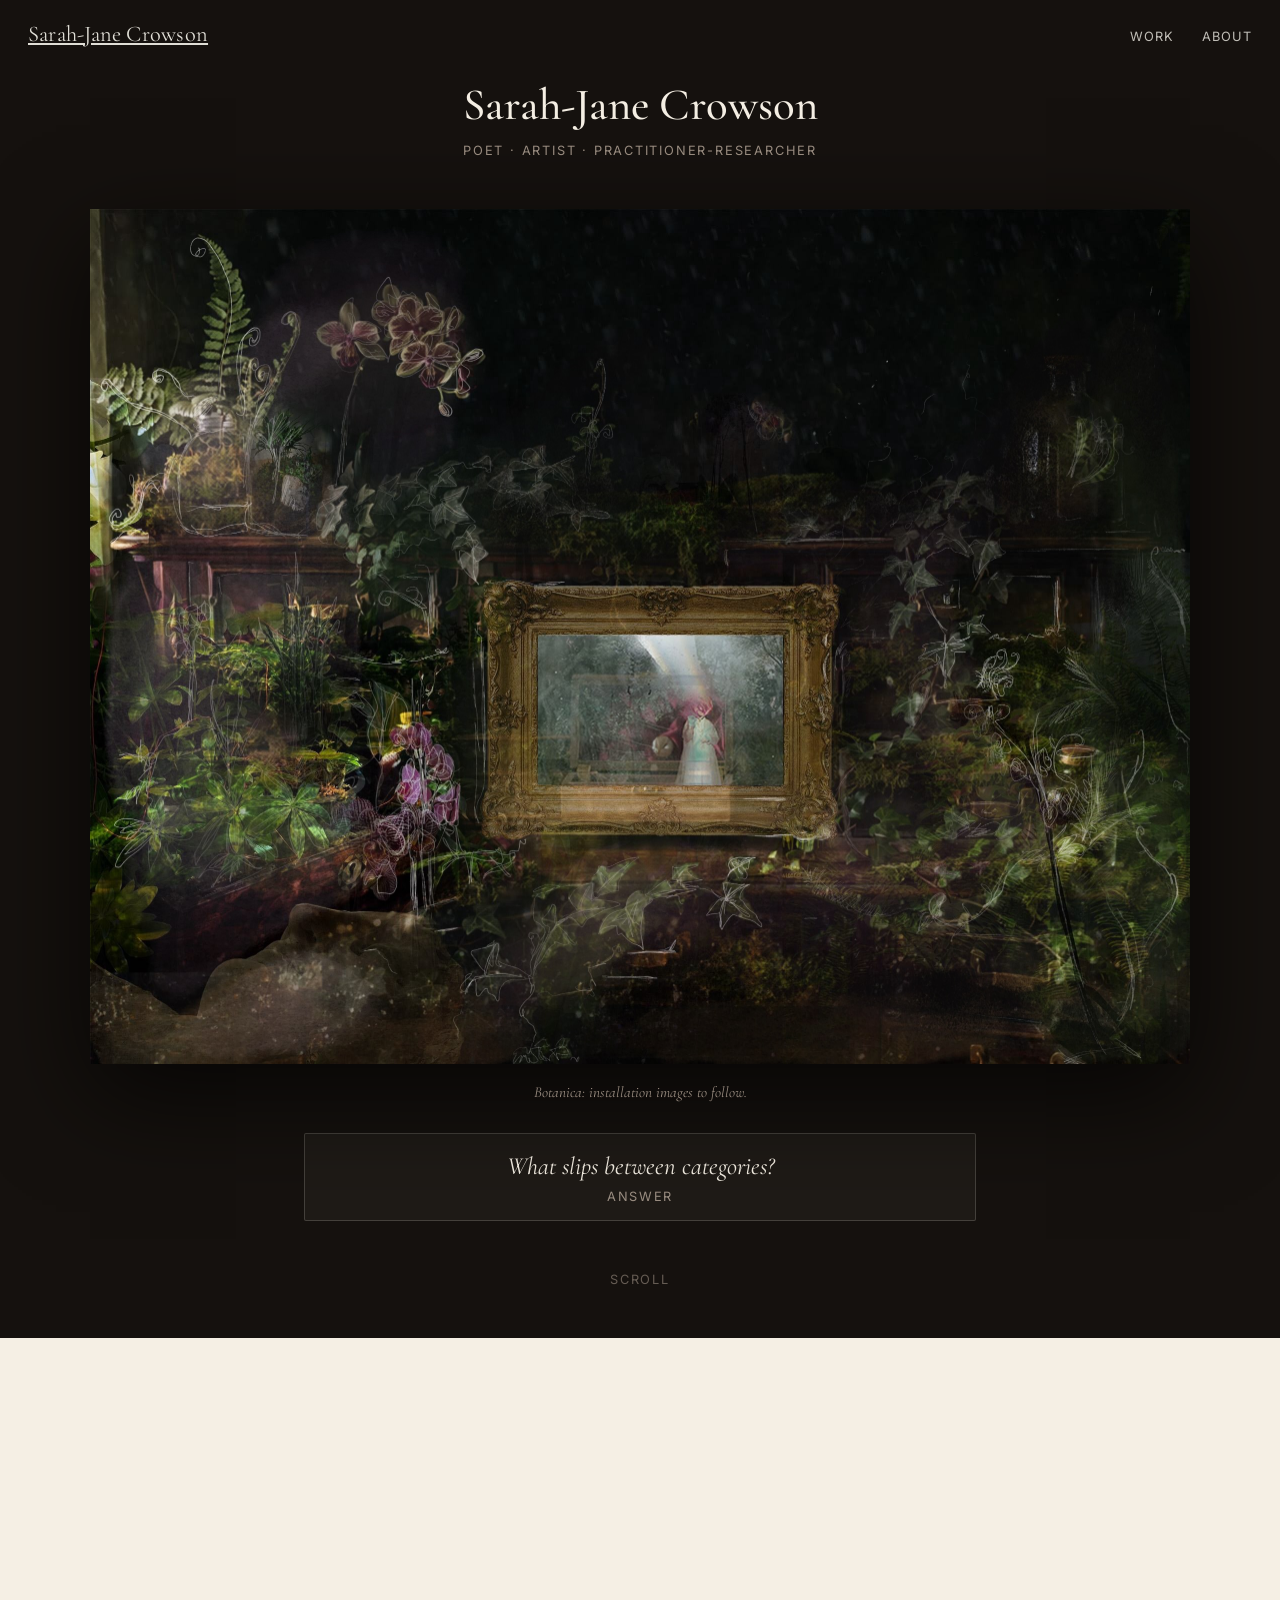
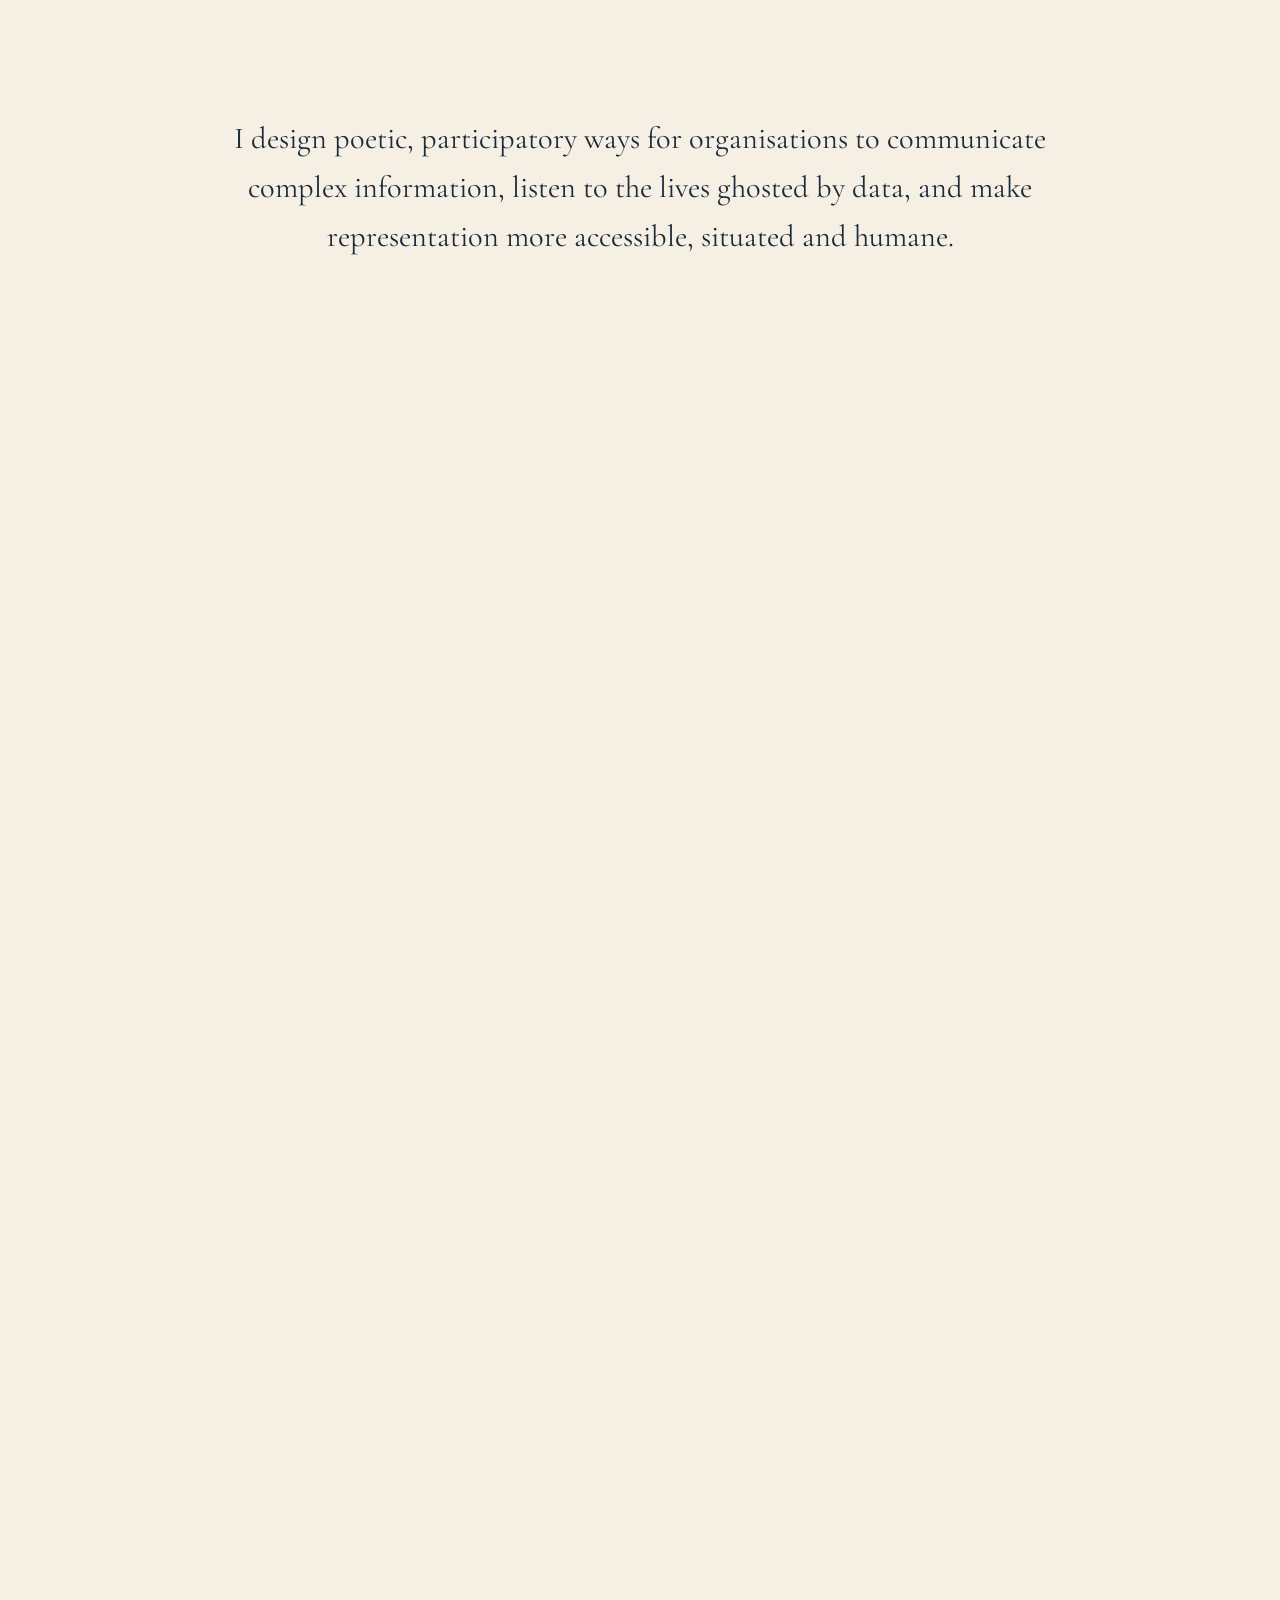
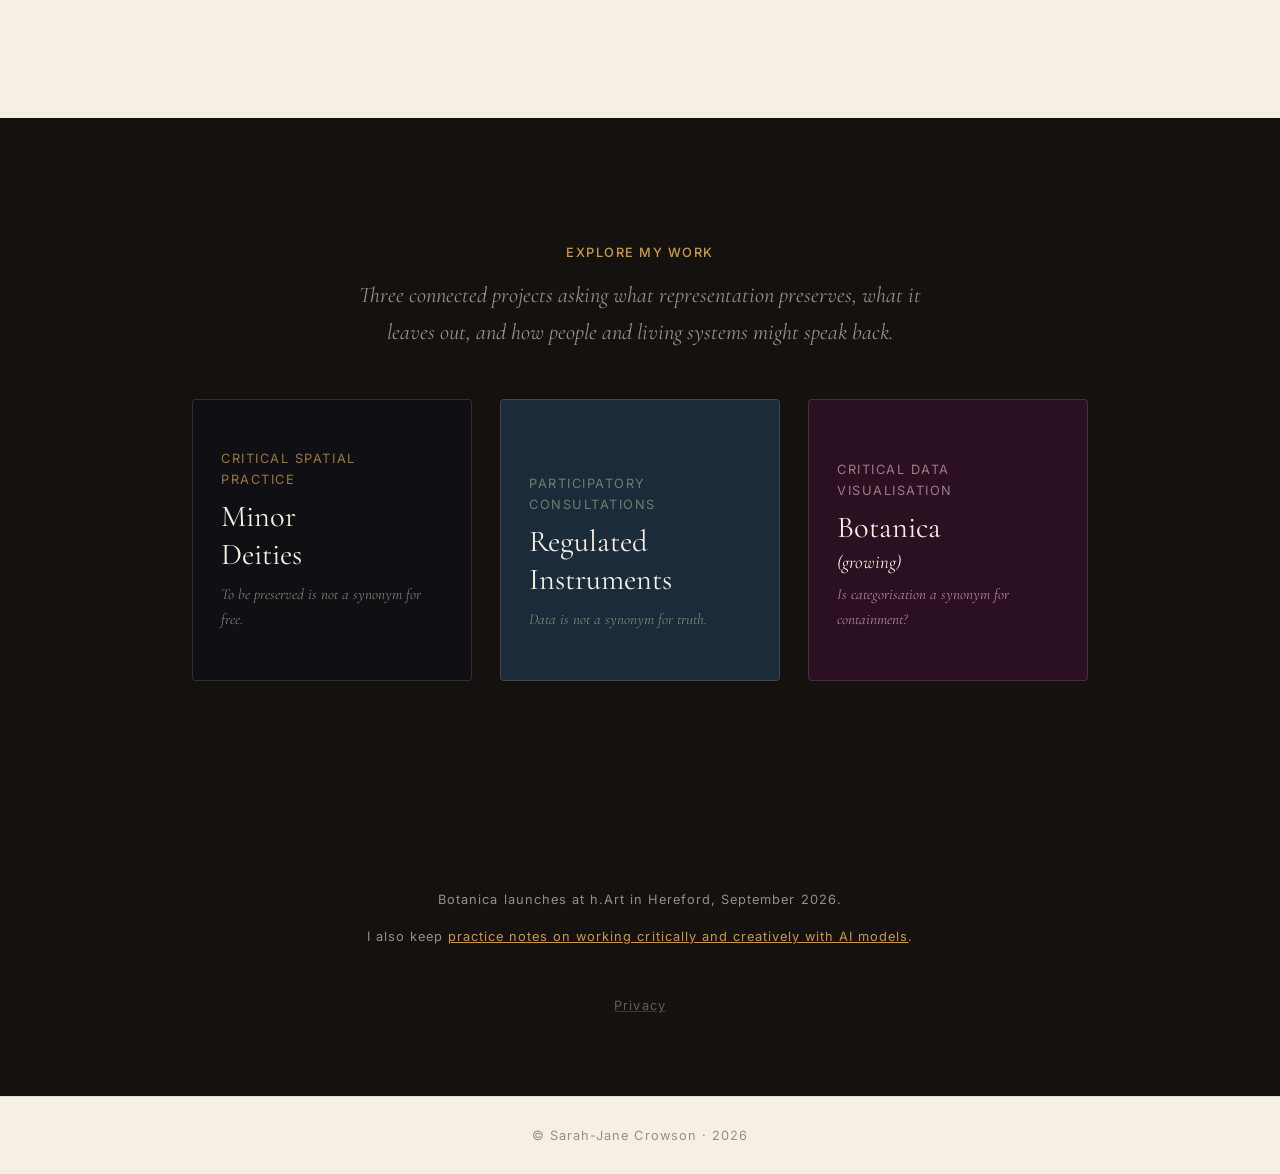
<file: index.html>
<!DOCTYPE html>
<html lang="en">
<head>
<meta charset="UTF-8">
<meta name="viewport" content="width=device-width, initial-scale=1.0">

  <!-- ===== Machine-readable layer. Human layer stays untouched. =====
     MIGRATED 2026-08-04: the four absolute URLs below (canonical, og:url,
     og:image, JSON-LD url) moved from https://sjfc.github.io/sjc-portfolio/
     to the custom domain. ===== -->

<meta name="description" content="Sarah-Jane Crowson — poet, artist and practitioner-researcher. Data humanism, participatory consultation, information design and poetic practice for cultural institutions, public-sector organisations and research bodies.">
<link rel="canonical" href="https://sarahjanecrowson.art/">

<!-- Open Graph: how the site appears when shared -->
<meta property="og:type" content="website">
<meta property="og:title" content="Sarah-Jane Crowson — poet, artist, practitioner-researcher">
<meta property="og:description" content="Data humanism, participatory practice and poetic inquiry — exploring what happens when lived experience meets data, AI and representation.">
<meta property="og:url" content="https://sarahjanecrowson.art/">
<meta property="og:image" content="https://sarahjanecrowson.art/assets/images/landing/writing-bureau-collage.jpg">
<meta property="og:image:alt" content="A working collage: a Victorian bureau overgrown with plants, a gilt frame holding misted glass at its centre.">
<meta name="twitter:card" content="summary_large_image">

<!-- Structured data: the tag cloud, addressed to its actual readers -->
<script type="application/ld+json">
{
  "@context": "https://schema.org",
  "@type": "Person",
  "name": "Sarah-Jane Crowson",
  "jobTitle": "Poet, artist, practitioner-researcher",
  "description": "Data humanist practitioner-researcher designing participatory consultations and visual, poetic approaches to institutional data.",
  "knowsAbout": ["Data humanism", "Participatory research", "Public consultation", "Information design", "Qualitative research", "Stakeholder engagement", "Creative strategy", "Poetry", "Collage"],
  "worksFor": { "@type": "CollegeOrUniversity", "name": "Hereford College of Arts" },
  "url": "https://sarahjanecrowson.art/"
}
</script>
<title>Sarah-Jane Crowson — poet, artist, practitioner-researcher</title>
<link rel="preconnect" href="https://fonts.googleapis.com">
<link href="https://fonts.googleapis.com/css2?family=Cormorant+Garamond:ital,wght@0,400;0,500;1,400&family=EB+Garamond:ital,wght@0,400;0,500;1,400&family=Inter:wght@400;500&display=swap" rel="stylesheet">
<link rel="stylesheet" href="assets/css/tokens.css">
<style>

  /* ---- Landing page: the mirror build. The working collage opens the
     site; a stitched thread leads to the frame; the mirror asks one of
     sixteen questions; answers go to Formspree. Statement, doors and
     footer unchanged from the holding page. NOTE: this page lives at the
     repo ROOT, so paths are assets/... and case-studies/... with no ../
     REQUIRES: assets/images/landing/writing-bureau-collage.jpg  ---- */

  body.ix-page { background: var(--near-black); }

  .ix-opening {
    min-height: 92vh;
    display: flex;
    flex-direction: column;
    align-items: center;
    justify-content: center;
    background: var(--near-black);
    color: var(--cream);
    padding: var(--space-5) var(--space-2) var(--space-4);
    text-align: center;
  }
  .ix-opening__name {
    font-size: clamp(2rem, 4.5vw, var(--text-xl));
    color: var(--cream);
    margin-bottom: var(--space-1);
  }
  .ix-opening__role {
    font-family: var(--font-sans);
    font-size: var(--text-xs);
    letter-spacing: 0.14em;
    text-transform: uppercase;
    color: var(--warm-grey);
    margin-bottom: var(--space-4);
  }
  .ix-opening__caption {
    font-family: var(--font-display); font-style: italic; color: var(--warm-grey);
    font-size: var(--text-sm); margin-top: var(--space-2);
  }
  .ix-opening__scroll-cue {
    margin-top: var(--space-4); font-family: var(--font-sans); font-size: var(--text-xs);
    letter-spacing: 0.15em; text-transform: uppercase; color: var(--warm-grey); opacity: 0.6;
  }

  /* OPENING → STATEMENT TRANSITION (resolved, July 2026): a dawn-band
     gradient section and an apparition light-spill on ::after were both
     tried and set aside — the seam is now a text palimpsest instead: see
     .ix-statement below. The register change is performed by the words,
     not by the gap between two colours. */

  /* ================= THE MIRROR SCENE ================= */
  /* Nudge these four by eye on the live page: they place the hotspot
     over the frame's glass. Percentages of the image's box. */
  .mirror-scene {
    --mirror-left: 40.0%;
    --mirror-top: 49.3%;
    --mirror-w: 23.3%;
    --mirror-h: 22.3%;
    --thread: #A63A5E;          /* the silk — tune to taste */
    --thread-shadow: #14100C;   /* the needle-holes */
    position: relative;
    width: min(92vw, 1100px);
    margin: 0;
  }
  .mirror-scene__img {
    display: block; width: 100%; height: auto;
    box-shadow: 0 2rem 6rem rgba(0,0,0,0.7);
  }

  /* ---- the thread: a running stitch, very very nearly even.
     DORMANT by decision — the svg is absent from the figure; these rules
     wait for the Singer-stitched iteration. --thread stays live: the card
     and stitch-rule borrow it. ---- */
  .mirror-scene__thread {
    position: absolute; inset: 0; width: 100%; height: 100%;
    pointer-events: none; overflow: visible;
  }
  .mirror-scene__thread path {
    fill: none;
    stroke-linecap: round;
    stroke-dashoffset: var(--base);
    animation: stitch-pull 34s linear infinite;
    animation-play-state: paused;
  }
  .thread--silk   { stroke: var(--thread); stroke-width: 2.4; }
  .thread--shadow { stroke: var(--thread-shadow); stroke-width: 2.9; opacity: 0.38; }
  .mirror-scene:hover .mirror-scene__thread path,
  .mirror-scene:focus-within .mirror-scene__thread path {
    animation-play-state: running;
  }
  @keyframes stitch-pull {
    to { stroke-dashoffset: calc(var(--base) + 1981.73px); }
  }

  /* ---- the invitation: visible beneath the image rather than hidden
     inside the mirror glass ---- */
  .mirror-invitation {
    width: min(92vw, 42rem);
    background: rgba(245,239,228,0.04);
    border: 1px solid rgba(245,239,228,0.18);
    color: var(--cream);
    padding: var(--space-2) var(--space-3);
    margin-top: var(--space-3);
    cursor: pointer;
    display: flex;
    flex-direction: column;
    align-items: center;
    gap: 0.35rem;
    border-radius: 2px;
    text-align: center;
    transition: background 0.25s ease, border-color 0.25s ease;
  }
  .mirror-invitation:hover,
  .mirror-invitation:focus-visible {
    background: rgba(245,239,228,0.08);
    border-color: rgba(245,239,228,0.4);
  }
  .mirror-invitation__eyebrow,
  .mirror-invitation__action {
    font-family: var(--font-sans);
    font-size: var(--text-xs);
    letter-spacing: 0.12em;
    text-transform: uppercase;
    color: var(--warm-grey);
  }
  .mirror-question {
    font-family: var(--font-display); font-style: italic;
    font-size: clamp(1.15rem, 2.2vw, 1.55rem);
    line-height: 1.35;
    color: var(--cream);
    max-width: var(--measure);
  }

  /* ================= THE RESPONSE CARD ================= */
  .mirror-card {
    position: fixed; inset: 0; z-index: 60;
    display: flex; align-items: center; justify-content: center;
    background: rgba(10,10,13,0.74);
    padding: var(--space-2);
  }
  .mirror-card[hidden] { display: none; }
  .mirror-card__paper {
    background: var(--cream); color: var(--navy);
    max-width: 34rem; width: 100%;
    padding: var(--space-4) var(--space-3);
    box-shadow: 0 2rem 5rem rgba(0,0,0,0.6);
    border-radius: 3px;
    position: relative;
    max-height: calc(100vh - (2 * var(--space-2)));
    overflow-y: auto;
  }
  .mirror-card__close {
    position: absolute; top: 0.9rem; right: 1rem;
    background: none; border: 0; cursor: pointer;
    font-family: var(--font-sans); font-size: var(--text-xs);
    letter-spacing: 0.1em; text-transform: uppercase;
    color: var(--navy); opacity: 0.55;
  }
  .mirror-card__close:hover, .mirror-card__close:focus-visible { opacity: 1; }
  .mirror-card__eyebrow {
    font-family: var(--font-sans); font-size: var(--text-xs);
    letter-spacing: 0.14em; text-transform: uppercase;
    color: var(--navy); opacity: 0.6; margin: 0 0 var(--space-1);
  }
  .mirror-card__question {
    font-family: var(--font-display); font-style: italic;
    font-size: clamp(1.25rem, 2.4vw, 1.6rem); line-height: 1.35;
    margin: 0 0 var(--space-3);
  }
  .mirror-card label {
    display: block;
    font-family: var(--font-sans); font-size: var(--text-xs);
    letter-spacing: 0.1em; text-transform: uppercase;
    opacity: 0.7; margin-bottom: 0.4rem;
  }
  .mirror-card textarea, .mirror-card input[type="text"] {
    width: 100%; box-sizing: border-box;
    font-family: var(--font-body); font-size: 1rem; line-height: 1.5;
    color: var(--navy);
    background: rgba(255,255,255,0.55);
    border: 1px solid rgba(31,42,58,0.25);
    border-radius: 2px;
    padding: 0.6rem 0.7rem;
    margin-bottom: var(--space-2);
  }
  .mirror-card textarea:focus, .mirror-card input[type="text"]:focus {
    outline: none; border-color: var(--thread, #A63A5E);
  }
  .mirror-card__honeypot { display: none; }
  .mirror-card__send {
    font-family: var(--font-sans); font-size: var(--text-xs);
    letter-spacing: 0.12em; text-transform: uppercase;
    background: var(--navy); color: var(--cream);
    border: 0; border-radius: 2px; cursor: pointer;
    padding: 0.8rem 1.6rem;
  }
  .mirror-card__send:hover, .mirror-card__send:focus-visible { background: #2A3A52; }
  .mirror-card .mirror-card__consent {
    display: flex;
    align-items: flex-start;
    gap: 0.55rem;
    font-family: var(--font-sans);
    font-size: 0.72rem;
    line-height: 1.45;
    letter-spacing: 0;
    text-transform: none;
    opacity: 0.72;
    margin: 0 0 var(--space-2);
  }
  .mirror-card__consent input {
    flex: 0 0 auto;
    margin: 0.18rem 0 0;
  }
  .mirror-card__consent a { color: inherit; }
  .mirror-card__status {
    font-family: var(--font-display); font-style: italic;
    font-size: var(--text-sm); margin-top: var(--space-1); min-height: 1.4em;
  }
  .mirror-form.is-complete label,
  .mirror-form.is-complete textarea,
  .mirror-form.is-complete input,
  .mirror-form.is-complete .mirror-card__send { display: none; }
  .mirror-gift-frame {
    display: block;
    width: 100%;
    aspect-ratio: 680 / 420;
    border: 0;
    margin-top: var(--space-2);
    background: transparent;
  }
  .mirror-gift-frame[hidden] { display: none; }

  /* running stitch under the two choices */
  .stitch-rule {
    height: 3px; margin: 0 0 var(--space-2);
    background-image: linear-gradient(to right, var(--thread, #A63A5E) 62%, transparent 38%);
    background-size: 11px 1.6px; background-repeat: repeat-x; background-position: 0 60%;
    opacity: 0.55;
  }

  @media (prefers-reduced-motion: reduce) {
    .mirror-scene__thread path { animation: none; }
    .mirror-invitation { transition: none; }
  }

  /* ---- The statement, on cream: a text palimpsest. The plain-language
     sentence meets the reader first; scrolling dissolves it into the full
     research statement — the register change performed rather than cut.
     Without JS, or with reduced motion, only the full statement shows;
     screen readers hear only the full statement either way. ---- */
  .ix-statement { background: var(--cream); color: var(--navy); }
  .ix-statement__hold { height: 220vh; }   /* scroll runway — tune by eye */
  .ix-statement__stage {
    position: sticky; top: 0;
    min-height: 100vh;
    display: grid;
    place-items: center;
    padding: var(--space-4) var(--space-3);
    text-align: center;
  }
  .ix-statement__layers { display: grid; }
  .ix-statement__layer {
    grid-area: 1 / 1;              /* both texts share the same cell */
    margin: 0 auto;
    max-width: var(--measure-wide);
  }
  .ix-statement__layer p {
    font-family: var(--font-display);
    font-size: clamp(1.3rem, 2.6vw, var(--text-lg));
    line-height: 1.6;
    margin: 0;
  }
  .ix-statement__layer p + p { margin-top: var(--space-2); }
  .ix-statement__layer--after { opacity: 0; }
  /* JS sets opacity and blur inline as the reader scrolls */

  /* fallback: no runway, full statement only */
  .ix-statement:not(.is-palimpsest) .ix-statement__hold { height: auto; }
  .ix-statement:not(.is-palimpsest) .ix-statement__stage {
    position: static; min-height: 0; padding: var(--space-6) var(--space-3);
  }
  .ix-statement:not(.is-palimpsest) .ix-statement__layer--before { display: none; }
  .ix-statement:not(.is-palimpsest) .ix-statement__layer--after { opacity: 1; }

  /* ---- Three doors, each in its chapter's register ---- */
  .ix-work { background: var(--near-black); padding: var(--space-6) var(--space-3); }
  .ix-work__intro { text-align: center; margin-bottom: var(--space-4); }
  .ix-work__intro .cs-eyebrow { color: var(--slide-gold); }
  .ix-work__line {
    font-family: var(--font-display); font-style: italic;
    font-size: var(--text-md); color: var(--warm-grey);
    max-width: var(--measure); margin: var(--space-2) auto 0;
  }
  .ix-doors {
    display: grid;
    grid-template-columns: repeat(3, 1fr);
    gap: var(--space-3);
    max-width: var(--measure-wide);
    margin: 0 auto;
  }
  .ix-door {
    display: block;
    text-decoration: none;
    border-radius: var(--radius-slide);
    padding: var(--space-4) var(--space-3);
    min-height: 14rem;
    display: flex;
    flex-direction: column;
    justify-content: flex-end;
    transition: transform 0.3s ease, box-shadow 0.3s ease;
    /* ---- apparition hover (added July 2026): needed for the ghost
       thumbnail to sit inside the door's own rounded corners rather
       than spilling outside it ---- */
    position: relative;
    overflow: hidden;
  }
  .ix-door:hover, .ix-door:focus-visible { transform: translateY(-4px); box-shadow: 0 1.5rem 3rem rgba(0,0,0,0.5); }
  .ix-door__eyebrow {
    font-family: var(--font-sans); font-size: var(--text-xs);
    letter-spacing: 0.12em; text-transform: uppercase;
    display: block; margin-bottom: var(--space-1); opacity: 0.75;
  }
  .ix-door__title { font-family: var(--font-display); font-size: var(--text-lg); line-height: 1.25; display: block; }
  .ix-door__title-note { display: block; font-size: 0.62em; font-style: italic; margin-top: 0.2em; }
  .ix-door__sub { font-family: var(--font-display); font-style: italic; font-size: var(--text-sm); display: block; margin-top: var(--space-1); opacity: 0.85; }

  /* Register per chapter */
  .ix-door--ml { background: #101014; border: 1px solid rgba(245,239,228,0.14); }
  .ix-door--ml .ix-door__eyebrow { color: var(--slide-gold); }
  .ix-door--ml .ix-door__title { color: var(--cream); }
  .ix-door--ml .ix-door__sub { color: var(--warm-grey); }

  .ix-door--bo { background: #2A1020; border: 1px solid rgba(245,239,228,0.14); }
  .ix-door--bo .ix-door__eyebrow { color: var(--mauve-pink); }
  .ix-door--bo .ix-door__title { color: var(--cream); }
  .ix-door--bo .ix-door__sub { color: var(--mauve-pink); }

  .ix-door--co { background: var(--navy); border: 1px solid rgba(245,239,228,0.14); }
  .ix-door--co .ix-door__eyebrow { color: var(--sage); }
  .ix-door--co .ix-door__title { color: var(--cream); }
  .ix-door--co .ix-door__sub { color: var(--sage); }

  @media (max-width: 760px) { .ix-doors { grid-template-columns: 1fr; } .ix-door { min-height: 0; } }

  /* ---- Door apparition (added July 2026): a small image, native to
     each case study, that materialises near the cursor on hover — the
     square's own artefact surfacing behind the title rather than a
     generic decorative flourish. Never loaded until first hover; off
     entirely under prefers-reduced-motion. See build note above
     .ix-doors for why overflow/position moved onto .ix-door. ---- */
  .ix-door__apparition {
    position: absolute;
    width: 160px;
    height: 160px;
    top: 0;
    left: 0;
    z-index: 1;
    pointer-events: none;
    background-size: cover;
    background-position: center;
    background-repeat: no-repeat;
    opacity: 0;
    transition: opacity 0.5s ease;
    -webkit-mask-image: radial-gradient(circle, black 50%, transparent 100%);
    mask-image: radial-gradient(circle, black 50%, transparent 100%);
    will-change: opacity, transform;
  }
  .ix-door__eyebrow, .ix-door__title, .ix-door__sub { position: relative; z-index: 2; }
  .ix-door.is-apparition-active .ix-door__apparition { opacity: 0.85; }
  .ix-door--ml .ix-door__apparition { filter: brightness(1.15) contrast(1.05); }

  @media (prefers-reduced-motion: reduce) {
    .ix-door__apparition { display: none; }
  }

  /* ---- Footer beat ---- */
  .ix-footer {
    background: var(--near-black); color: var(--warm-grey);
    text-align: center; padding: var(--space-5) var(--space-3);
    font-family: var(--font-sans); font-size: var(--text-xs); letter-spacing: 0.08em;
  }
  .ix-footer a { color: var(--slide-gold); }

  /* ---- Footer link hierarchy (added July 2026): Privacy is boilerplate,
     not content — it should be findable, not competing with the AI
     practice-notes sentence for the same gold-underline attention. ---- */
  .ix-practice-note { margin-bottom: var(--space-4); }
  .ix-footer__privacy { margin-top: var(--space-1); }
  .ix-footer__privacy a {
    color: var(--warm-grey);
    opacity: 0.6;
    text-decoration-color: rgba(245,239,228,0.3);
  }
  .ix-footer__privacy a:hover,
  .ix-footer__privacy a:focus-visible { opacity: 0.9; }

</style>
</head>
<body class="ix-page">

  <nav class="site-nav">
    <a href="index.html" class="site-nav__name">Sarah-Jane Crowson</a>
    <div class="site-nav__links">
      <a href="index.html#work">Work</a>
      <a href="about.html">About</a>
    </div>
  </nav>

  <!-- ============ 1. OPENING — the mirror ============ -->
  <section class="ix-opening">
    <h1 class="ix-opening__name">Sarah-Jane Crowson</h1>
    <p class="ix-opening__role">Poet · artist · practitioner-researcher</p>

    <figure class="mirror-scene">
      <img class="mirror-scene__img"
           src="assets/images/landing/writing-bureau-collage.jpg"
           width="2200" height="1711"
           fetchpriority="high"
           alt="A working collage: a Victorian bureau overgrown with ferns, ivy, moss and orchids in near-darkness. At its centre a gilt frame holds misted glass, in which a pale-gowned figure with a bloom for a head stands beside an open sewing box. A magenta thread trails from beneath the frame into the foliage.">

      <!-- THE THREAD RESTS (decision, July 2026): the animated running
           stitch is deliberately absent. A future Botanica iteration will
           make the stitch with a manual Singer sewing machine — the thread
           returns as material, not animation. Its CSS below stays dormant
           so the mechanism is ready when it does. -->

      <figcaption class="ix-opening__caption">
        Botanica: installation images to follow.
      </figcaption>
    </figure>

    <button class="mirror-invitation" id="mirrorZone" type="button" aria-haspopup="dialog">
      <span class="mirror-question" id="mirrorQuestion"></span>
      <span class="mirror-invitation__action">Answer</span>
    </button>

    <p class="ix-opening__scroll-cue">Scroll</p>
  </section>

  <!-- ============ 2. THE STATEMENT — a text palimpsest ============ -->
  <section class="ix-statement">
    <div class="ix-statement__hold">
      <div class="ix-statement__stage">
        <div class="ix-statement__layers">
          <div class="ix-statement__layer ix-statement__layer--before" aria-hidden="true">
            <p>I design poetic, participatory ways for organisations to communicate complex information, listen to the lives ghosted by data, and make representation more accessible, situated and humane.</p>
          </div>
          <div class="ix-statement__layer ix-statement__layer--after">
            <p>I use practice-as-research and data physicalisation to create participatory interventions within institutional and algorithmic systems, placing lived experience beside institutional data, in dialogue.</p>
          </div>
        </div>
      </div>
    </div>
  </section>

  <!-- ============ 3. THREE DOORS - reading order Minor Deities,
       Regulated Instruments, Botanica: the reflective journey, legible.
       (Reordered July 2026; landing paragraph to follow, in SJC voice.)
       Apparition images added July 2026 — see data-apparition. ============ -->
  <section class="ix-work" id="work">
    <div class="ix-work__intro">
      <h2 class="cs-eyebrow">Explore my work</h2>
      <p class="ix-work__line">Three connected projects asking what representation preserves, what it leaves out, and how people and living systems might speak back.</p>
    </div>
    <div class="ix-doors">
      <a class="ix-door ix-door--ml" href="case-studies/magic-lantern.html" data-apparition="assets/images/landing/apparitions/minor-deities.png">
        <span class="ix-door__eyebrow">Critical spatial<br>practice</span>
        <span class="ix-door__title">Minor<br>Deities</span>
        <span class="ix-door__sub">To be preserved is not a synonym for free.</span>
      </a>
      <a class="ix-door ix-door--co" href="case-studies/consultation.html" data-apparition="assets/images/landing/apparitions/regulated-instruments.png">
        <span class="ix-door__eyebrow">Participatory consultations</span>
        <span class="ix-door__title">Regulated Instruments</span>
        <span class="ix-door__sub">Data is not a synonym for truth.</span>
      </a>
      <a class="ix-door ix-door--bo" href="case-studies/botanica.html" data-apparition="assets/images/landing/apparitions/botanica.jpg">
        <span class="ix-door__eyebrow">Critical data visualisation</span>
        <span class="ix-door__title">Botanica<span class="ix-door__title-note">(growing)</span></span>
        <span class="ix-door__sub">Is categorisation a synonym for containment?</span>
      </a>
    </div>
  </section>

  <!-- ============ 4. FOOTER ============ -->
  <section class="ix-footer">
    <p>Botanica launches at h.Art in Hereford, September 2026.</p>
    <p class="ix-practice-note">
  I also keep <a href="practice-notes/couching.html">practice notes on working critically and creatively with AI models</a>.
</p>
    <p class="ix-footer__privacy"><a href="how-your-response-is-used.html">Privacy</a></p>
  </section>

  <!-- ============ THE RESPONSE CARD ============ -->
  <div class="mirror-card" id="mirrorCard" role="dialog" aria-modal="true"
       aria-labelledby="cardQuestion" hidden>
    <div class="mirror-card__paper">
      <button class="mirror-card__close" id="cardClose" type="button">Close</button>
      <p class="mirror-card__eyebrow">The mirror asks</p>
      <p class="mirror-card__question" id="cardQuestion"></p>
      <div class="stitch-rule" aria-hidden="true"></div>
      <form class="mirror-form" id="mirrorForm" novalidate>
        <label for="mfAnswer">Answer it —</label>
        <textarea id="mfAnswer" name="answer" rows="4"></textarea>
        <label for="mfAskBack">— or ask something back</label>
        <input type="text" id="mfAskBack" name="ask_back">
        <input class="mirror-card__honeypot" type="text" name="_gotcha" tabindex="-1" autocomplete="off" aria-hidden="true">
        <input type="hidden" name="question" id="mfQuestion">
        <input type="hidden" name="source" value="index-mirror">
        <input type="hidden" name="_subject" value="Mirror — landing page response">
        <label class="mirror-card__consent">
          <input type="checkbox" name="consent" value="yes">
          <span>I'm happy for non-identifying excerpts from what I've written to be used in the artwork or its documentation. <a href="how-your-response-is-used.html">How your response will be used</a>.</span>
        </label>
        <button class="mirror-card__send" type="submit">Send</button>
        <p class="mirror-card__status" id="mfStatus" aria-live="polite"></p>
        <iframe class="mirror-gift-frame" id="mirrorGift"
                title="Animated thank-you: spreadsheet numbers become wildflowers and a constellation"
                aria-hidden="true" data-src="assets/mirror-gift.html" hidden></iframe>
      </form>
    </div>
  </div>

  <script>
  /* ---- the statement palimpsest: crossfade driven by scroll ---- */
  (function () {
    var section = document.querySelector(".ix-statement");
    if (!section) return;
    if (window.matchMedia("(prefers-reduced-motion: reduce)").matches) return;
    var hold = section.querySelector(".ix-statement__hold");
    var before = section.querySelector(".ix-statement__layer--before");
    var after = section.querySelector(".ix-statement__layer--after");
    section.classList.add("is-palimpsest");
    var ticking = false;
    function update() {
      ticking = false;
      var rect = hold.getBoundingClientRect();
      var runway = rect.height - window.innerHeight;
      if (runway <= 0) return;
      var t = Math.min(1, Math.max(0, -rect.top / runway));
      /* hold the first text, cross between 0.25 and 0.75, hold the second */
      var x = Math.min(1, Math.max(0, (t - 0.25) / 0.5));
      before.style.opacity = String(1 - x);
      before.style.filter = "blur(" + (x * 2.5).toFixed(2) + "px)";
      after.style.opacity = String(x);
      after.style.filter = "blur(" + ((1 - x) * 2.5).toFixed(2) + "px)";
    }
    function onScroll() {
      if (!ticking) { ticking = true; window.requestAnimationFrame(update); }
    }
    window.addEventListener("scroll", onScroll, { passive: true });
    window.addEventListener("resize", onScroll);
    update();
  })();
  </script>

  <script>
  (function () {
    var QUESTIONS = [
      "Which colour thread are you?",
      "Can spreadsheets become spider webs?",
      "What slips between categories?",
      "What would you place under glass?",
      "Who gets to name flowers?",
      "What grows in the cracks of a system?",
      "What does the label leave out?",
      "What deserves a different form?",
      "What can a chart never quite hold?",
      "What echoes after the report is written?",
      "What should systems notice?",
      "If you hand stitched a picture from data, where would you begin?",
      "What have you mistaken for magic?",
      "When does order become containment?",
      "What have you learned from something fragile?",
      "How do we picture lives without ghosting them?"
    ];

    /* one question per visit: the mirror asks; it does not offer a catalogue */
    var question = QUESTIONS[Math.floor(Math.random() * QUESTIONS.length)];

    var zone = document.getElementById("mirrorZone");
    var mirrorQ = document.getElementById("mirrorQuestion");
    var card = document.getElementById("mirrorCard");
    var cardQ = document.getElementById("cardQuestion");
    var mfQuestion = document.getElementById("mfQuestion");
    var closeBtn = document.getElementById("cardClose");
    var form = document.getElementById("mirrorForm");
    var status = document.getElementById("mfStatus");
    var gift = document.getElementById("mirrorGift");

    mirrorQ.textContent = question;
    cardQ.textContent = question;
    mfQuestion.value = question;

    function openCard() {
      card.hidden = false;
      document.body.style.overflow = "hidden";
      document.getElementById("mfAnswer").focus();
    }
    function closeCard() {
      card.hidden = true;
      document.body.style.overflow = "";
      zone.focus();
    }

    zone.addEventListener("click", openCard);
    closeBtn.addEventListener("click", closeCard);
    card.addEventListener("click", function (e) { if (e.target === card) closeCard(); });
    document.addEventListener("keydown", function (e) {
      if (e.key === "Escape" && !card.hidden) closeCard();
    });

    form.addEventListener("submit", function (e) {
      e.preventDefault();
      var answer = form.answer.value.trim();
      var askBack = form.ask_back.value.trim();
      if (!answer && !askBack) {
        status.textContent = "The mirror waits — write something in either space.";
        return;
      }
      if (!form.consent.checked) {
        status.textContent = "Please confirm how your response may be used before sending.";
        return;
      }
      status.textContent = "Sending…";
      fetch("https://formspree.io/f/xvzjdyon", {
        method: "POST",
        body: new FormData(form),
        headers: { "Accept": "application/json" }
      }).then(function (r) {
        if (r.ok) {
          form.querySelectorAll("textarea, input[type=text], input[type=checkbox], button[type=submit]")
              .forEach(function (el) { el.disabled = true; });
          status.textContent = "Thank you.";
          form.classList.add("is-complete");
          gift.hidden = false;
          gift.src = gift.dataset.src;
        } else {
          status.textContent = "The thread snapped — please try again.";
        }
      }).catch(function () {
        status.textContent = "The thread snapped — please try again.";
      });
    });
  })();
  </script>

  <!-- ---- Door apparition (added July 2026): materialises each case
       study's own artefact near the cursor on hover. Images are never
       requested until the first mousemove over a given door, so there
       is no load-time cost for visitors who never hover — most mobile
       traffic, by design, since there is no touch equivalent here. ---- -->
  <script>
  (function () {
    if (window.matchMedia("(prefers-reduced-motion: reduce)").matches) return;

    document.querySelectorAll(".ix-door[data-apparition]").forEach(function (door) {
      var src = door.getAttribute("data-apparition");
      var ghost = document.createElement("span");
      ghost.className = "ix-door__apparition";
      ghost.setAttribute("aria-hidden", "true");
      door.appendChild(ghost);

      var loaded = false;
      function ensureLoaded() {
        if (loaded) return;
        ghost.style.backgroundImage = "url(" + src + ")";
        loaded = true;
      }

      door.addEventListener("mousemove", function (e) {
        ensureLoaded();
        var rect = door.getBoundingClientRect();
        var x = e.clientX - rect.left;
        var y = e.clientY - rect.top;
        ghost.style.transform = "translate(" + (x - 80) + "px, " + (y - 80) + "px)";
        door.classList.add("is-apparition-active");
      });
      door.addEventListener("mouseleave", function () {
        door.classList.remove("is-apparition-active");
      });
    });
  })();
  </script>

  <footer class="site-colophon">
    <p>© Sarah-Jane Crowson · 2026</p>
  </footer>
  <script data-goatcounter="https://sjfc.goatcounter.com/count"
          async src="//gc.zgo.at/count.js"></script>
</body>
</html>
</file>
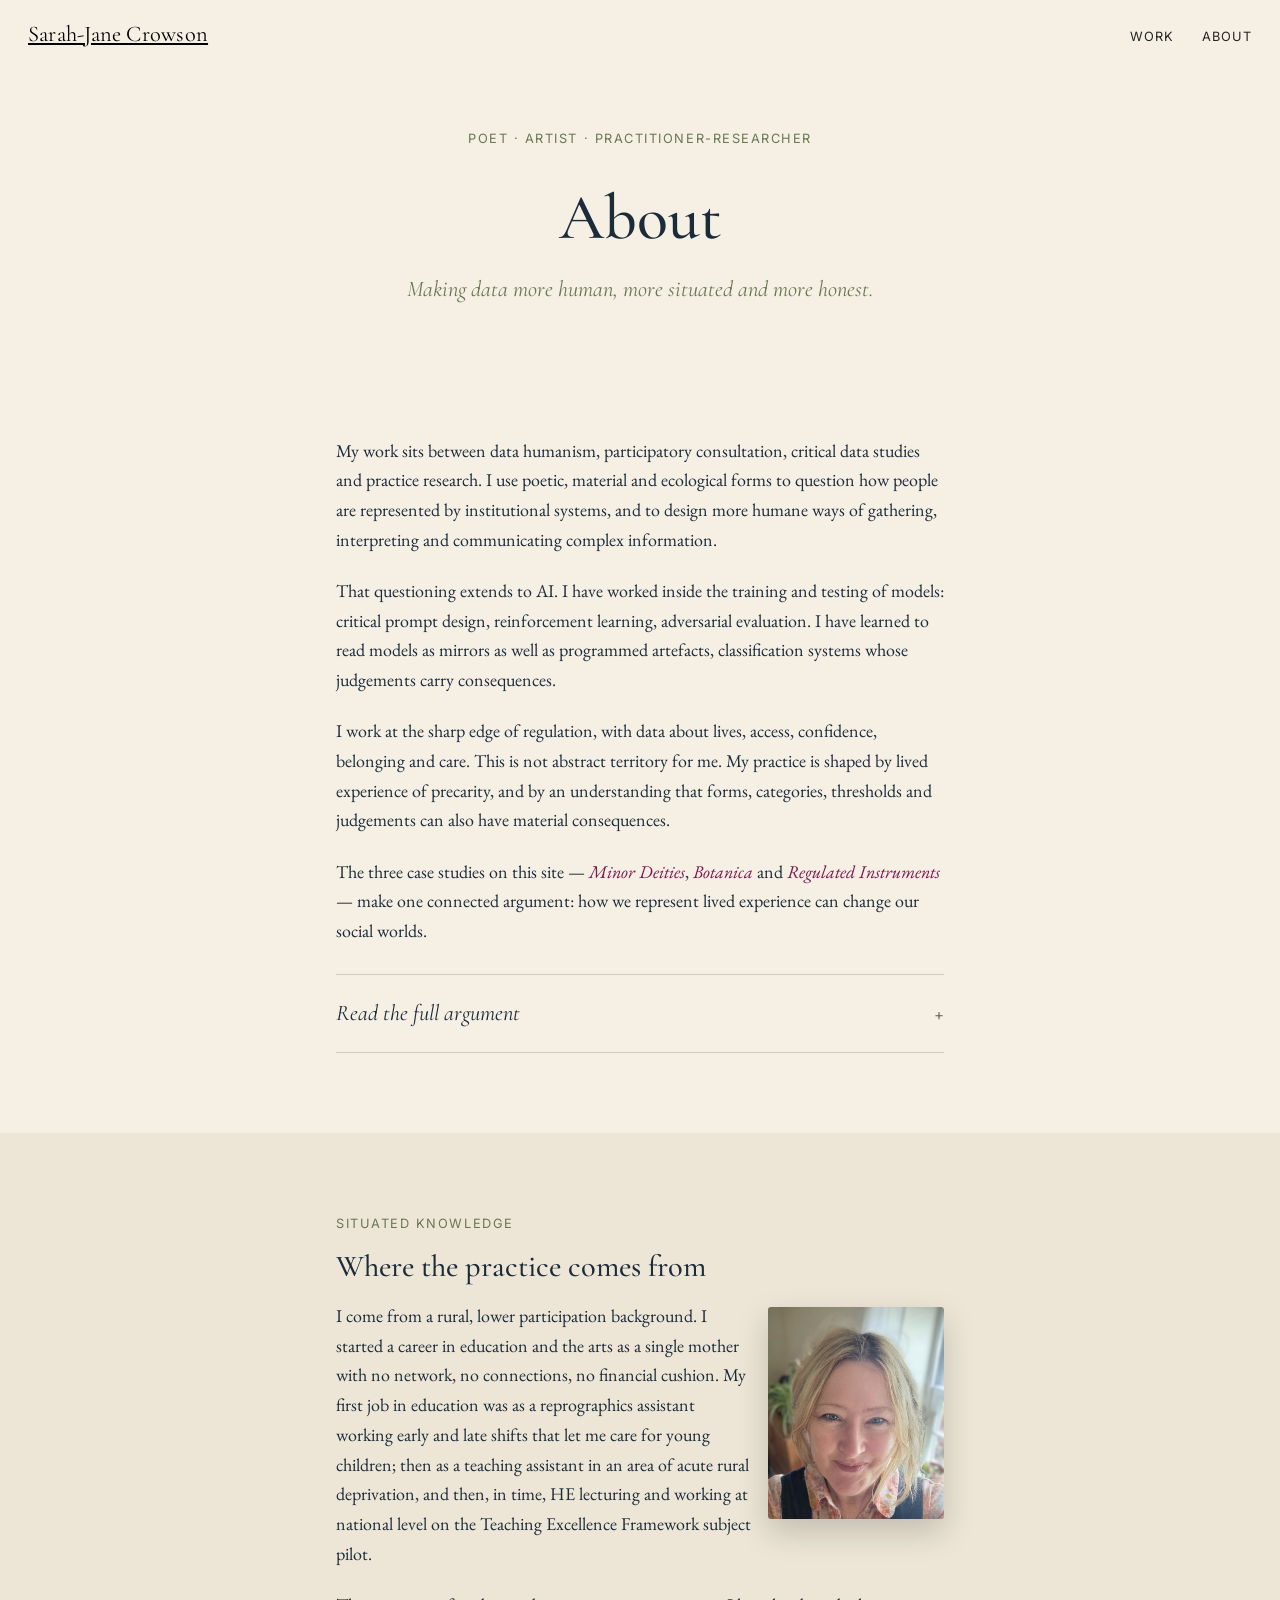
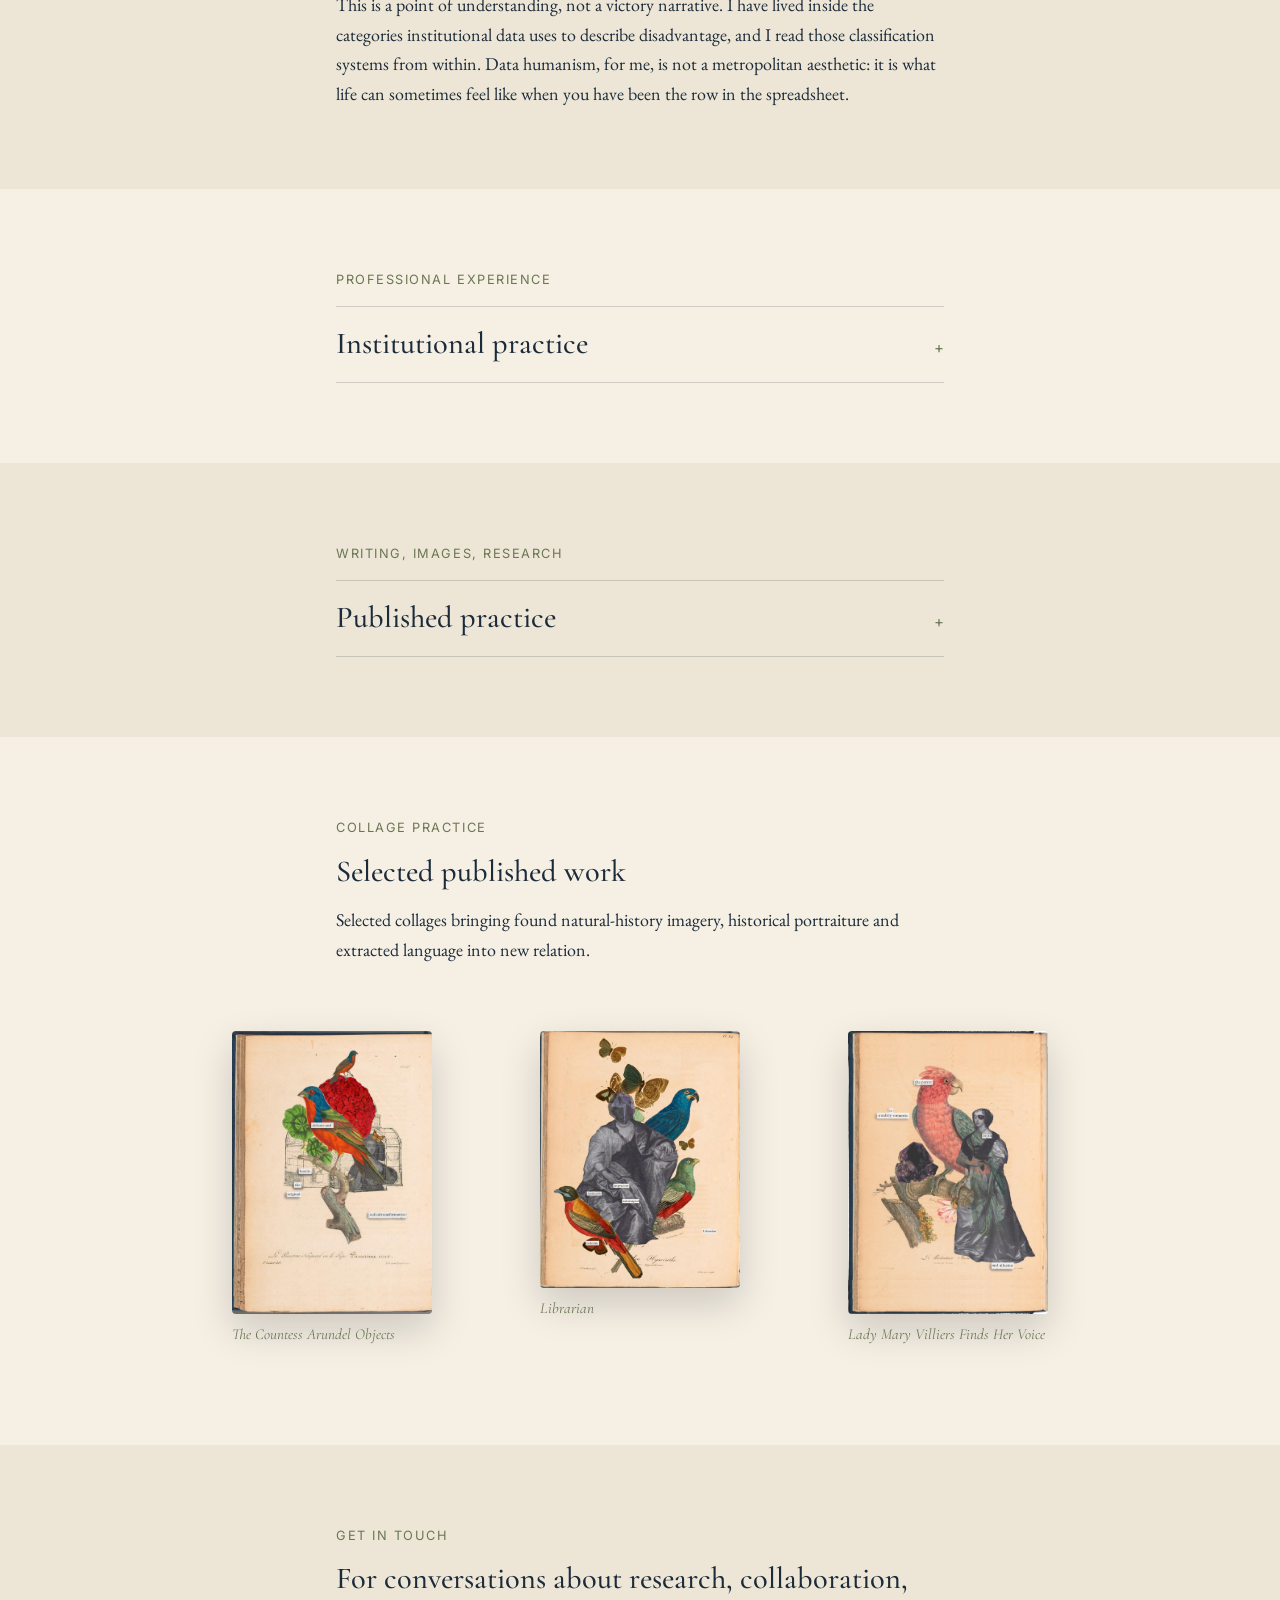
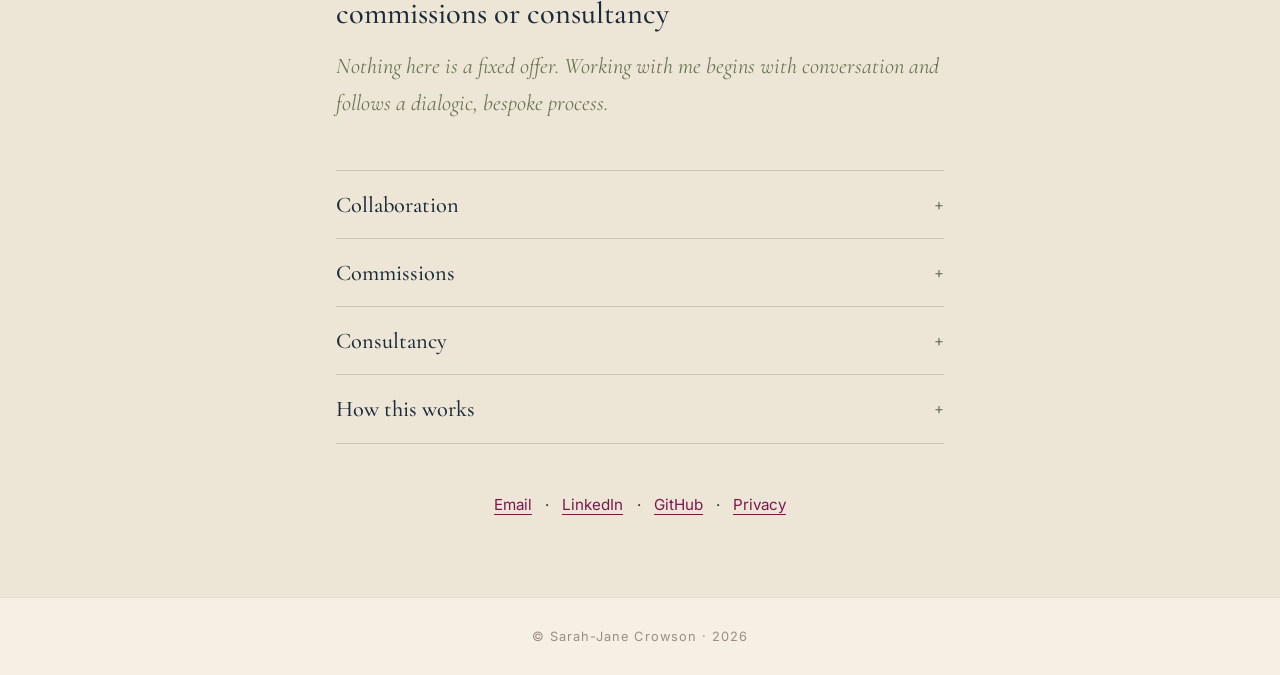
<file: about.html>
<!DOCTYPE html>
<html lang="en">
<head>
<meta charset="UTF-8">
<meta name="viewport" content="width=device-width, initial-scale=1.0">
<title>About — Sarah-Jane Crowson</title>
<meta name="description" content="Sarah-Jane Crowson: poet, artist and practitioner-researcher working across data humanism, participatory consultation and critical data studies.">
<link rel="preconnect" href="https://fonts.googleapis.com">
<link href="https://fonts.googleapis.com/css2?family=Cormorant+Garamond:ital,wght@0,400;0,500;1,400&family=EB+Garamond:ital,wght@0,400;0,500;1,400&family=Inter:wght@400;500&display=swap" rel="stylesheet">
<link rel="stylesheet" href="assets/css/tokens.css">
<style>

  /* ---- About page. Root level, so paths have no ../
     Quiet cream register: the chapters own the dramatic grounds;
     this page is the person, in daylight. ---- */

  body.ab-page { background: var(--cream); color: var(--navy); }

  .ab-opening {
    display: flex;
    flex-direction: column;
    align-items: center;
    justify-content: center;
    background: var(--cream);
    padding: var(--space-6) var(--space-3) var(--space-4);
    text-align: center;
  }
  .ab-opening .cs-eyebrow { color: var(--olive); }
  .ab-opening__title {
    font-size: clamp(2.2rem, 5vw, var(--text-2xl));
    color: var(--navy);
    margin: var(--space-2) auto;
  }
  .ab-opening__standfirst {
    font-family: var(--font-display);
    font-style: italic;
    font-size: var(--text-md);
    color: var(--olive);
    max-width: var(--measure);
    margin: 0 auto;
  }

  .ab-section { padding: var(--space-5) var(--space-3); }
  .ab-section--tinted { background: #EDE6D6; }
  .ab-inner { max-width: var(--measure); margin: 0 auto; }
  .ab-inner .cs-eyebrow { color: var(--olive); }
  .ab-inner h2 { font-size: var(--text-lg); color: var(--navy); margin-bottom: var(--space-2); }
  .ab-inner p + p { margin-top: 1.2em; }
  .ab-inner em.mag { color: var(--magenta); font-style: italic; }

  /* ---- Portrait: small and gentle, set into the situated-knowledge
     section rather than crowning the page — the person beside the
     paragraph that explains where the practice comes from. ---- */
  .ab-portrait {
    float: right;
    width: min(11rem, 42%);
    margin: 0.3em 0 var(--space-2) var(--space-2);
  }
  .ab-portrait img {
    display: block;
    width: 100%;
    border-radius: 3px;
    box-shadow: 0 0.8rem 2rem rgba(0,0,0,0.18);
  }

  .ab-role { margin-bottom: var(--space-3); }  .ab-role__title { font-family: var(--font-display); font-size: var(--text-md); color: var(--navy); display: block; }
  .ab-role__meta {
    font-family: var(--font-sans); font-size: var(--text-xs);
    letter-spacing: 0.08em; text-transform: uppercase; color: var(--warm-grey);
    display: block; margin: 0.3em 0 0.6em;
  }

  /* ---- Single disclosure: the long argument, one click away ---- */
  .ab-disclosure {
    margin-top: var(--space-3);
    border-top: 1px solid color-mix(in srgb, var(--navy) 18%, transparent);
    border-bottom: 1px solid color-mix(in srgb, var(--navy) 18%, transparent);
  }
  .ab-disclosure summary {
    font-family: var(--font-display);
    font-style: italic;
    font-size: var(--text-md);
    color: var(--navy);
    padding: 0.9em 0;
    cursor: pointer;
    list-style: none;
    display: flex;
    align-items: baseline;
    justify-content: space-between;
    gap: 1em;
  }
  .ab-disclosure summary::-webkit-details-marker { display: none; }
  .ab-disclosure summary::after {
    content: "+";
    font-family: var(--font-sans);
    font-style: normal;
    font-size: var(--text-sm);
    color: var(--olive);
    transition: transform 0.25s ease, color 0.25s ease;
  }
  .ab-disclosure[open] summary::after {
    content: "\2013";
    color: var(--magenta);
  }
  .ab-disclosure summary:hover::after { color: var(--magenta); }
  .ab-disclosure summary:focus-visible {
    outline: 2px solid var(--magenta);
    outline-offset: 4px;
  }
  .ab-disclosure__body { padding: 0 0 1.4em; }
  .ab-disclosure__body p + p { margin-top: 1.2em; }

  @media (prefers-reduced-motion: reduce) {
    .ab-disclosure summary::after { transition: none; }
  }

  /* Section-level disclosures: the same component carrying a full
     section (Institutional practice, Published practice), with the
     section heading as the summary line. */
  .ab-disclosure--section { margin-top: var(--space-2); }
  .ab-disclosure--section summary { font-style: normal; }
  .ab-disclosure--section summary h2 { margin-bottom: 0; }
  .ab-disclosure--section .ab-disclosure__body { padding-top: 0.4em; }

  .ab-gallery { background: var(--cream); }
  .ab-gallery__intro { max-width: var(--measure); margin-bottom: var(--space-4); }
  .ab-gallery__grid {
    display: grid;
    grid-template-columns: repeat(3, 1fr);
    gap: var(--space-3);
    max-width: var(--measure-wide);
    margin: 0 auto;
    align-items: start;
  }
  .ab-work img {
    width: 100%;
    border-radius: var(--radius-slide);
    box-shadow: 0 1rem 2.5rem rgba(0,0,0,0.16);
  }
  .ab-work figcaption {
    font-family: var(--font-display);
    font-size: var(--text-sm);
    font-style: italic;
    color: var(--olive);
    margin-top: var(--space-1);
  }
  @media (max-width: 760px) {
    .ab-gallery__grid { grid-template-columns: 1fr; max-width: 28rem; }
  }

  /* ---- Contact: the invitation becomes a set of legible doors.
     The heading and framing remain visible; each way of working can be
     opened independently, without requiring JavaScript. ---- */
  .ab-contact { background: #EDE6D6; color: var(--navy); }
  .ab-contact__inner { max-width: var(--measure); margin: 0 auto; }
  .ab-contact .cs-eyebrow { color: var(--olive); }
  .ab-contact__title {
    color: var(--navy);
    font-size: var(--text-lg);
    margin-bottom: var(--space-2);
  }
  .ab-contact__standfirst {
    font-family: var(--font-display);
    font-size: var(--text-md);
    font-style: italic;
    color: var(--olive);
    margin-bottom: var(--space-3);
  }

  .ab-contact__accordion {
    margin-top: var(--space-4);
    border-top: 1px solid color-mix(in srgb, var(--navy) 18%, transparent);
  }
  .ab-contact__item {
    border-bottom: 1px solid color-mix(in srgb, var(--navy) 18%, transparent);
  }
  .ab-contact__item summary {
    cursor: pointer;
    list-style: none;
    padding: 1.15em 0;
    display: flex;
    justify-content: space-between;
    align-items: center;
    gap: var(--space-2);
  }
  .ab-contact__item summary::-webkit-details-marker { display: none; }
  .ab-contact__item summary::after {
    content: "+";
    font-family: var(--font-sans);
    font-size: var(--text-sm);
    color: var(--olive);
    transition: color 0.25s ease;
  }
  .ab-contact__item[open] summary::after {
    content: "\2013";
    color: var(--magenta);
  }
  .ab-contact__item summary:hover::after { color: var(--magenta); }
  .ab-contact__item summary:focus-visible {
    outline: 2px solid var(--magenta);
    outline-offset: 4px;
  }
  .ab-contact__name {
    display: block;
    font-family: var(--font-display);
    font-weight: 500;
    line-height: 1.15;
    color: var(--navy);
    font-size: var(--text-md);
  }
  .ab-contact__body {
    padding: 0 2.5rem 1.6em 0;
    color: var(--navy);
  }
  .ab-contact__body p + p { margin-top: 1.2em; }
  .ab-contact__links {
    margin-top: var(--space-4);
    font-family: var(--font-sans);
    font-size: var(--text-sm);
    text-align: center;
  }
  .ab-contact__links a {
    color: var(--magenta);
    text-decoration: none;
    border-bottom: 1px solid currentColor;
    margin: 0 0.6em;
  }

  @media (prefers-reduced-motion: reduce) {
    .ab-contact__item summary::after { transition: none; }
  }

</style>
</head>
<body class="ab-page">

  <nav class="site-nav">
    <a href="index.html" class="site-nav__name">Sarah-Jane Crowson</a>
    <div class="site-nav__links">
      <a href="index.html#work">Work</a>
      <a href="about.html">About</a>
    </div>
  </nav>

  <!-- ============ 1. TITLE — same opening grammar as the chapters ============ -->
  <header class="ab-opening">
    <span class="cs-eyebrow">Poet · artist · practitioner-researcher</span>
    <h1 class="ab-opening__title">About</h1>
    <p class="ab-opening__standfirst">Making data more human, more situated and more honest.</p>
  </header>

  <!-- ============ 2. WHO ============ -->
  <section class="ab-section">
    <div class="ab-inner">
      <p>My work sits between data humanism, participatory consultation, critical data studies and practice research. I use poetic, material and ecological forms to question how people are represented by institutional systems, and to design more humane ways of gathering, interpreting and communicating complex information.</p>
      <p>That questioning extends to AI. I have worked inside the training and testing of models: critical prompt design, reinforcement learning, adversarial evaluation. I have learned to read models as mirrors as well as programmed artefacts, classification systems whose judgements carry consequences.</p>
      <p>I work at the sharp edge of regulation, with data about lives, access, confidence, belonging and care. This is not abstract territory for me. My practice is shaped by lived experience of precarity, and by an understanding that forms, categories, thresholds and judgements can also have material consequences.</p>
      <p>The three case studies on this site — <em class="mag">Minor Deities</em>, <em class="mag">Botanica</em> and <em class="mag">Regulated Instruments</em> — make one connected argument: how we represent lived experience can change our social worlds.</p>

      <details class="ab-disclosure">
        <summary>Read the full argument</summary>
        <div class="ab-disclosure__body">
          <p>I am not against using large datasets. Good data cuts through cultural assumptions and comfortable anecdote. But used as a single instrument it risks sacrificing individual stories and self-definitions, which can lead to consequences no one intended. The case study, one alternative, risks failure the other way: it provides a rich individual story but does not talk to the gaps in between the single point and the whole constellation. My practice aims to design what is missing between the two by creating rigorous, arts-led ways of engaging people critically, producing accounts of lived experience that institutions can read in the tens as well as the singles and hundreds, and that can sit alongside statistical datasets and argue with them as equals. Because when metrics become the only legible account of a life, classification risks becoming unintended containment. Containment in specific environments that can damage the very living things the data was trying to support.</p>
        </div>
      </details>
    </div>
  </section>

  <!-- ============ 3. WHERE THE PRACTICE COMES FROM ============ -->
  <section class="ab-section ab-section--tinted">
    <div class="ab-inner">
      <span class="cs-eyebrow">Situated knowledge</span>
      <h2>Where the practice comes from</h2>
      <figure class="ab-portrait">
        <img src="assets/images/about/portrait.jpg" alt="Sarah-Jane Crowson in daylight beside a window, houseplants behind her.">
      </figure>
      <p>I come from a rural, lower participation background. I started a career in education and the arts as a single mother with no network, no connections, no financial cushion. My first job in education was as a reprographics assistant working early and late shifts that let me care for young children; then as a teaching assistant in an area of acute rural deprivation, and then, in time, HE lecturing and working at national level on the Teaching Excellence Framework subject pilot.</p>
      <p>This is a point of understanding, not a victory narrative. I have lived inside the categories institutional data uses to describe disadvantage, and I read those classification systems from within. Data humanism, for me, is not a metropolitan aesthetic: it is what life can sometimes feel like when you have been the row in the spreadsheet.</p>
    </div>
  </section>

  <!-- ============ 4. THE WORK IN INSTITUTIONS ============ -->
  <section class="ab-section">
    <div class="ab-inner">
      <span class="cs-eyebrow">Professional experience</span>
      <details class="ab-disclosure ab-disclosure--section">
        <summary><h2>Institutional practice</h2></summary>
        <div class="ab-disclosure__body">
          <div class="ab-role">
            <span class="ab-role__title">Scholarship, Equality, Diversity and Inclusion Lead</span>
            <span class="ab-role__meta">Hereford College of Arts · 2018–present</span>
            <p>I lead institutional strategy across inclusion in higher education policy, equality, ethics and Access and Participation planning. I authored the college's Access and Participation Plan and led a Teaching Excellence Framework submission that contributed to the award of TEF Silver in 2019. The consultation practice documented in <em class="mag">Regulated Instruments</em> describes my working methods.</p>
          </div>
          <div class="ab-role">
            <span class="ab-role__title">Scholarship Development Manager</span>
            <span class="ab-role__meta">Association of Colleges Scholarship Project · 2015–2018</span>
            <p>Using Boyer's model of Scholarship, I developed and embedded scholarship within three Further Education colleges, mentoring colleagues across the sector to develop, evaluate and disseminate research.</p>
          </div>
        </div>
      </details>
    </div>
  </section>

  <!-- ============ 5. WRITING, IMAGES, RESEARCH ============ -->
  <section class="ab-section ab-section--tinted">
    <div class="ab-inner">
      <span class="cs-eyebrow">Writing, images, research</span>
      <details class="ab-disclosure ab-disclosure--section">
        <summary><h2>Published practice</h2></summary>
        <div class="ab-disclosure__body">
          <p>My poetry is published in <em>Rattle</em>, <em>The Adroit Journal</em>, <em>Sugar House Review</em> and other journals, and has been shortlisted for the Haiku Society Touchstone Award. My collage practice, which uses found imagery, classification systems, natural history aesthetics and surrealist techniques, appears in journals including <em>The American Psychoanalyst</em>.</p>
          <p>The thinking in this practice fed five accepted questions into Humanity's Last Exam, a benchmark of what current AI cannot answer, cited in <em>Nature</em> (2026). My doctoral research into critical and radical rurality and specialist arts education is intentionally paused, with a planned relaunch in 2027, refocused on data humanism and institutional representation.</p>
          <p>I am a Fellow of the Royal Society of Arts, a member of the Data Visualisation Society, and a member of the Transforming Access and Student Outcomes theme working group. I hold a PGCert in Research Practices (Birmingham City University, 2021).</p>
        </div>
      </details>
    </div>
  </section>

  <!-- ============ 6. SELECTED PUBLISHED WORK ============ -->
  <section class="ab-section ab-gallery">
    <div class="ab-inner ab-gallery__intro">
      <span class="cs-eyebrow">Collage practice</span>
      <h2>Selected published work</h2>
      <p>Selected collages bringing found natural-history imagery, historical portraiture and extracted language into new relation.</p>
    </div>
    <div class="ab-gallery__grid">
      <figure class="ab-work">
        <img src="assets/images/about/published/countess-arundel-objects.jpg" alt="A collage on an antique book page: vivid birds, red flowers, a cage and a branch surround extracted words including delicate, hostile, original and radical transformation.">
        <figcaption><em>The Countess Arundel Objects</em></figcaption>
      </figure>
      <figure class="ab-work">
        <img src="assets/images/about/published/librarian.jpg" alt="A collage on an antique book page: a seated historical figure with a faceted head is surrounded by jewel-coloured birds and butterflies, with extracted descriptive labels.">
        <figcaption><em>Librarian</em></figcaption>
      </figure>
      <figure class="ab-work">
        <img src="assets/images/about/published/lady-mary-villiers-finds-her-voice.jpg" alt="A collage on an antique book page: Lady Mary Villiers stands beside a large coral-coloured parrot, a crystal and botanical fragments; extracted words describe a subtly romantic myth and allusion.">
        <figcaption><em>Lady Mary Villiers Finds Her Voice</em></figcaption>
      </figure>
    </div>
  </section>

  <!-- ============ 7. CONTACT — four doors into the conversation ============ -->
  <section class="ab-section ab-contact">
    <div class="ab-contact__inner">
      <span class="cs-eyebrow">Get in touch</span>
      <h2 class="ab-contact__title">For conversations about research, collaboration, commissions or consultancy</h2>
      <p class="ab-contact__standfirst">Nothing here is a fixed offer. Working with me begins with conversation and follows a dialogic, bespoke process.</p>

      <div class="ab-contact__accordion">
        <details class="ab-contact__item">
          <summary>
            <span class="ab-contact__name">Collaboration</span>
          </summary>
          <div class="ab-contact__body">
            <p>If your interests and mine are already circling similar ground — spatial and material practice, critical data feminism, participatory methods, data humanism, AI ethics or the politics of classification — the conversation is about what we might discover together, rather than what you would like me to produce.</p>
            <p>This kind of work is exploratory, relational and sometimes fragile. It will not necessarily have a fixed shape at the outset. It might become co-authored writing, a shared methodology, a grant application, a contribution to something you or I are already building, or something neither of us can name yet.</p>
            <p>What matters is that the process is honest, transparent and dialogic.</p>
          </div>
        </details>

        <details class="ab-contact__item">
          <summary>
            <span class="ab-contact__name">Commissions</span>
          </summary>
          <div class="ab-contact__body">
            <p>A commission also begins with a conversation, after which I will develop a clear brief and costing.</p>
            <p>You will usually have a reasonably clear sense of what you want made and why: perhaps an artefact, installation, written work or visual work drawing on the practice you have seen on this site. The initial conversation explores whether the project is a good fit for how I work, what it would take to make it well, and the terms on which we might proceed.</p>
            <p>This is closer to a conventional working relationship than a research collaboration: there is a deliverable, a timeframe and a fee to agree. The making itself still draws on the same critical, participatory and material methods as the rest of my practice.</p>
          </div>
        </details>

        <details class="ab-contact__item">
          <summary>
            <span class="ab-contact__name">Consultancy</span>
          </summary>
          <div class="ab-contact__body">
            <p>My consultancy work uses arts-based, participatory and human-centred methods to help institutions and organisations understand what they need to decide, change or build.</p>
            <p>I contextualise findings within relevant external data, research and policy, using them to inform strategy, shape actions and policies, or design the architecture of a process. Projects will usually combine material and digital methods and, where relevant, may also include workshops exploring ethical and critical approaches to AI.</p>
            <p>You will normally come with a clear purpose, a broad direction of travel and an idea of the outcomes you need. I will then develop a detailed brief, costing and action plan with you, including agreed measures of success, evaluation and regular progress reporting.</p>
          </div>
        </details>

        <details class="ab-contact__item">
          <summary>
            <span class="ab-contact__name">How this works</span>
          </summary>
          <div class="ab-contact__body">
            <p>Each of these begins with an unpaid, no-obligation scoping conversation.</p>
            <p>Its purpose is to establish which of the three doors above we are standing in front of. Sometimes that is obvious; sometimes the project is a blend; occasionally it turns out to be none of them.</p>
            <p>We will talk about what you need, what I would need to know or have access to in order to do the work well, roughly what it might involve in time and cost, and whether the right conditions exist on both sides.</p>
            <p>Nothing is committed to during this conversation.</p>
            <p>My higher-education role at Hereford College of Arts would require me to declare a conflict of interest if I worked independently with current students. My access to graduate data creates similar complexities during the first three years following graduation. For that reason, I don't undertake this kind of work with either current students or graduates within the first three years of graduation.</p>
            <p>After that period, approaches are considered on the same basis as those from other independent practitioners.</p>
          </div>
        </details>
      </div>

      <p class="ab-contact__links">
        <a href="mailto:sarahjanecrowson@gmail.com">Email</a> ·
        <a href="https://www.linkedin.com/in/sarah-jane-crowson-01886174/">LinkedIn</a> ·
        <a href="https://github.com/SJFC">GitHub</a> ·
        <a href="how-your-response-is-used.html">Privacy</a>
      </p>
    </div>
  </section>

  <footer class="site-colophon">
    <p>© Sarah-Jane Crowson · 2026</p>
  </footer>
  <script data-goatcounter="https://sjfc.goatcounter.com/count"
          async src="//gc.zgo.at/count.js"></script>
</body>
</html>
</file>
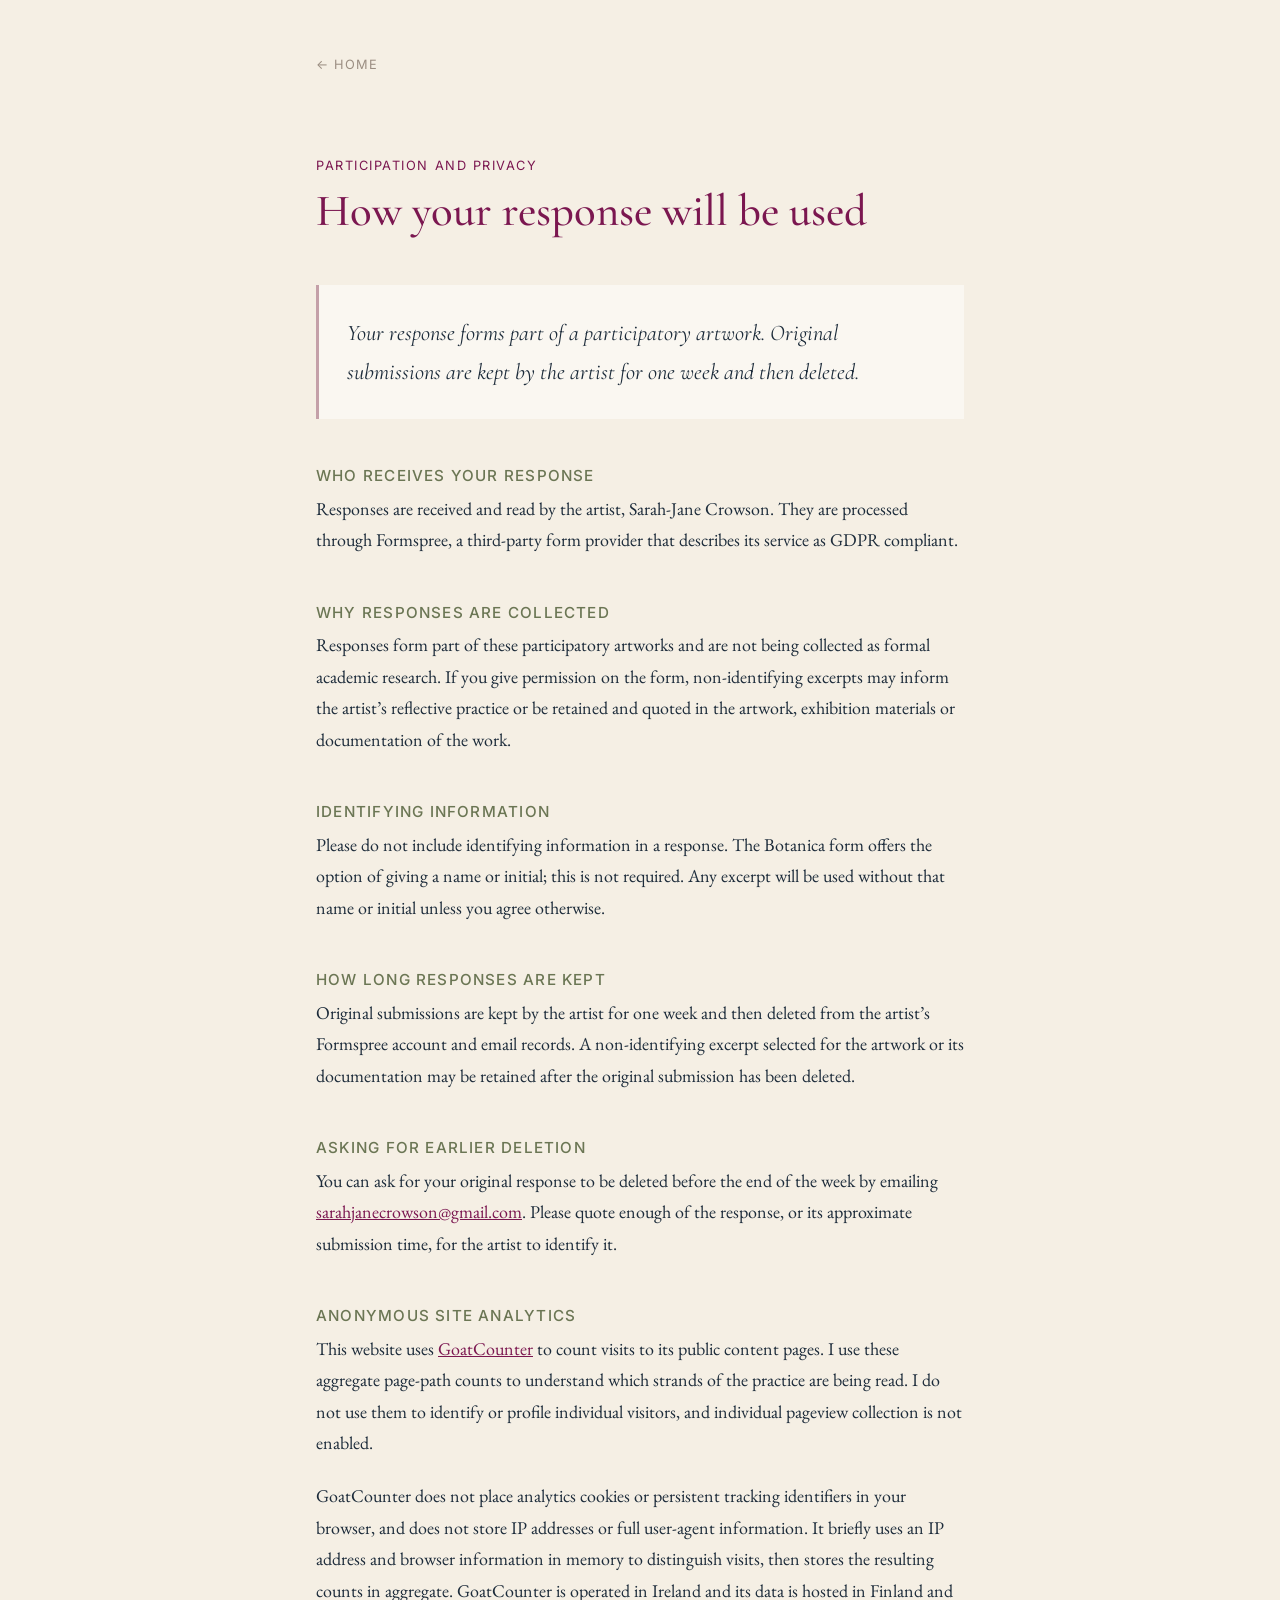
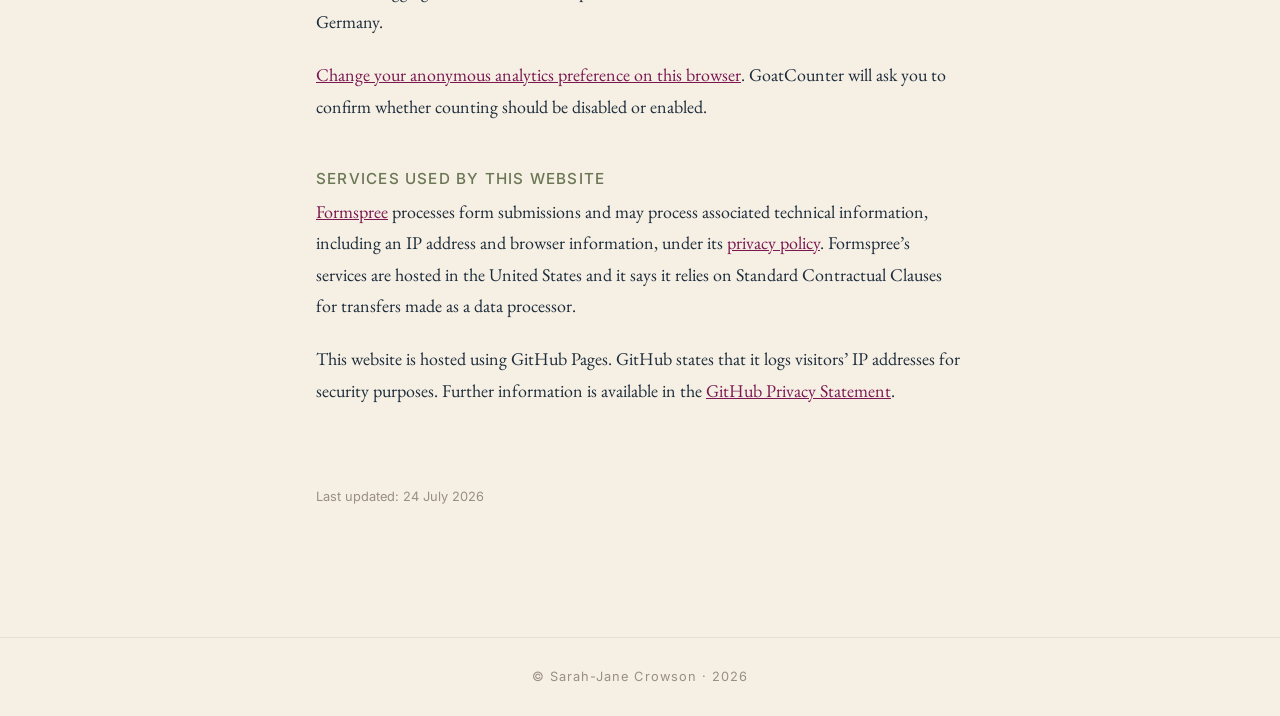
<file: how-your-response-is-used.html>
<!DOCTYPE html>
<html lang="en">
<head>
<meta charset="UTF-8">
<meta name="viewport" content="width=device-width, initial-scale=1.0">
<meta name="description" content="How responses and anonymous site analytics are handled on Sarah-Jane Crowson's portfolio.">
<title>How your response will be used - Sarah-Jane Crowson</title>
<link rel="preconnect" href="https://fonts.googleapis.com">
<link href="https://fonts.googleapis.com/css2?family=Cormorant+Garamond:ital,wght@0,400;0,500;1,400&family=EB+Garamond:ital,wght@0,400;0,500;1,400&family=Inter:wght@400;500&display=swap" rel="stylesheet">
<link rel="stylesheet" href="assets/css/tokens.css">
<style>
  body { background: var(--cream); color: var(--navy); }
  .privacy-wrap {
    max-width: 44rem;
    margin: 0 auto;
    padding: var(--space-4) var(--space-3) var(--space-6);
  }
  .privacy-back {
    display: inline-block;
    margin-bottom: var(--space-5);
    font-family: var(--font-sans);
    font-size: var(--text-xs);
    letter-spacing: 0.08em;
    text-transform: uppercase;
    color: var(--warm-grey);
    text-decoration: none;
  }
  .privacy-back:hover, .privacy-back:focus-visible { color: var(--magenta); }
  .privacy-eyebrow {
    margin: 0 0 var(--space-1);
    font-family: var(--font-sans);
    font-size: var(--text-xs);
    letter-spacing: 0.12em;
    text-transform: uppercase;
    color: var(--magenta);
  }
  h1 {
    margin-bottom: var(--space-4);
    color: var(--magenta);
    font-size: clamp(2rem, 7vw, var(--text-xl));
  }
  h2 {
    margin: var(--space-4) 0 var(--space-1);
    color: var(--olive);
    font-family: var(--font-sans);
    font-size: var(--text-sm);
    letter-spacing: 0.08em;
    text-transform: uppercase;
  }
  p { line-height: 1.75; }
  a { color: var(--magenta); }
  .privacy-summary {
    padding: var(--space-3);
    border-left: 3px solid var(--mauve-pink);
    background: rgba(255,255,255,0.48);
    font-family: var(--font-display);
    font-size: var(--text-md);
    font-style: italic;
  }
  .privacy-updated {
    margin-top: var(--space-5);
    font-family: var(--font-sans);
    font-size: var(--text-xs);
    color: var(--warm-grey);
  }
</style>
</head>
<body>
  <main class="privacy-wrap">
    <a class="privacy-back" href="index.html">← Home</a>

    <p class="privacy-eyebrow">Participation and privacy</p>
    <h1>How your response will be used</h1>

    <p class="privacy-summary">Your response forms part of a participatory artwork. Original submissions are kept by the artist for one week and then deleted.</p>

    <h2>Who receives your response</h2>
    <p>Responses are received and read by the artist, Sarah-Jane Crowson. They are processed through Formspree, a third-party form provider that describes its service as GDPR compliant.</p>

    <h2>Why responses are collected</h2>
    <p>Responses form part of these participatory artworks and are not being collected as formal academic research. If you give permission on the form, non-identifying excerpts may inform the artist’s reflective practice or be retained and quoted in the artwork, exhibition materials or documentation of the work.</p>

    <h2>Identifying information</h2>
    <p>Please do not include identifying information in a response. The Botanica form offers the option of giving a name or initial; this is not required. Any excerpt will be used without that name or initial unless you agree otherwise.</p>

    <h2>How long responses are kept</h2>
    <p>Original submissions are kept by the artist for one week and then deleted from the artist’s Formspree account and email records. A non-identifying excerpt selected for the artwork or its documentation may be retained after the original submission has been deleted.</p>

    <h2>Asking for earlier deletion</h2>
    <p>You can ask for your original response to be deleted before the end of the week by emailing <a href="mailto:sarahjanecrowson@gmail.com">sarahjanecrowson@gmail.com</a>. Please quote enough of the response, or its approximate submission time, for the artist to identify it.</p>

    <h2>Anonymous site analytics</h2>
    <p>This website uses <a href="https://www.goatcounter.com/help/privacy">GoatCounter</a> to count visits to its public content pages. I use these aggregate page-path counts to understand which strands of the practice are being read. I do not use them to identify or profile individual visitors, and individual pageview collection is not enabled.</p>
    <p>GoatCounter does not place analytics cookies or persistent tracking identifiers in your browser, and does not store IP addresses or full user-agent information. It briefly uses an IP address and browser information in memory to distinguish visits, then stores the resulting counts in aggregate. GoatCounter is operated in Ireland and its data is hosted in Finland and Germany.</p>
    <p><a href="how-your-response-is-used.html?analytics=change#toggle-goatcounter">Change your anonymous analytics preference on this browser</a>. GoatCounter will ask you to confirm whether counting should be disabled or enabled.</p>

    <h2>Services used by this website</h2>
    <p><a href="https://formspree.io/security/">Formspree</a> processes form submissions and may process associated technical information, including an IP address and browser information, under its <a href="https://formspree.io/legal/privacy-policy/">privacy policy</a>. Formspree’s services are hosted in the United States and it says it relies on Standard Contractual Clauses for transfers made as a data processor.</p>
    <p>This website is hosted using GitHub Pages. GitHub states that it logs visitors’ IP addresses for security purposes. Further information is available in the <a href="https://docs.github.com/en/site-policy/privacy-policies/github-general-privacy-statement">GitHub Privacy Statement</a>.</p>

    <p class="privacy-updated">Last updated: 24 July 2026</p>
  </main>
  <footer class="site-colophon">
    <p>© Sarah-Jane Crowson · 2026</p>
  </footer>
  <script data-goatcounter="https://sjfc.goatcounter.com/count"
          async src="//gc.zgo.at/count.js"></script>
</body>
</html>
</file>
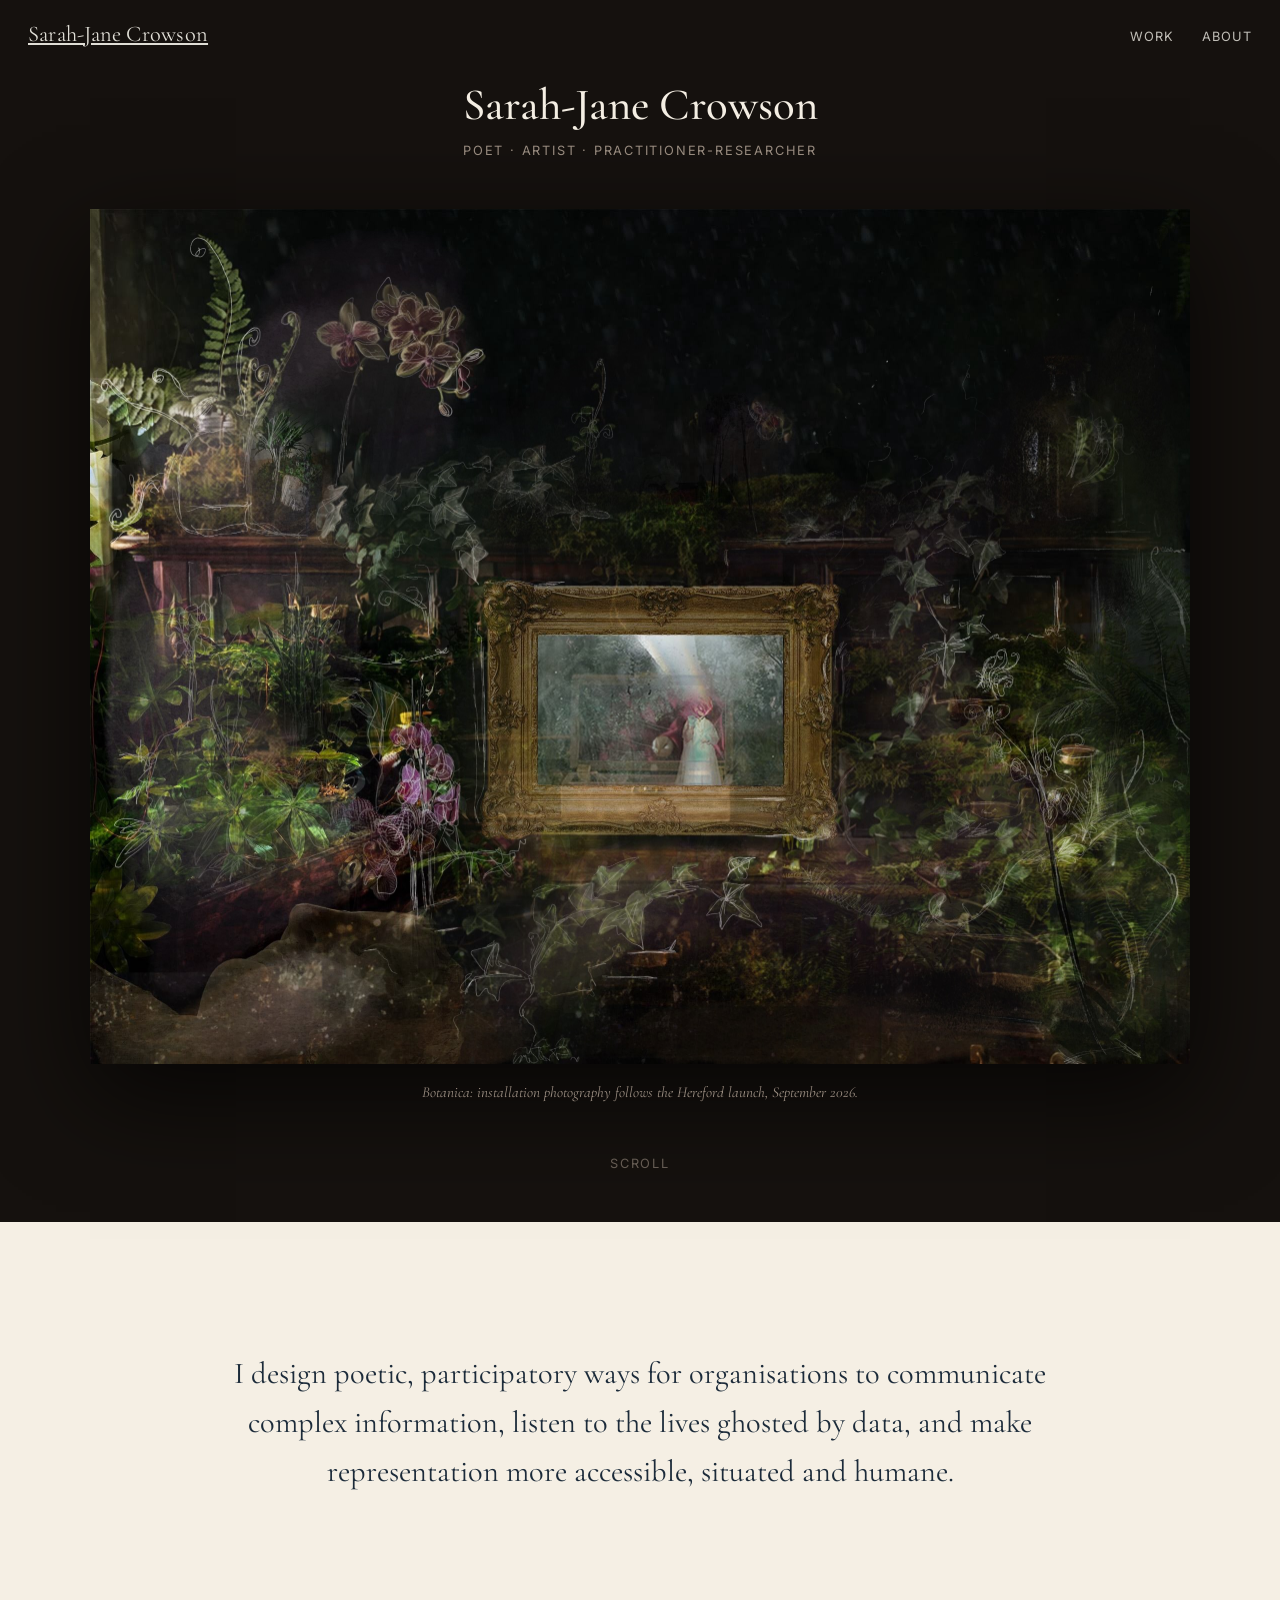
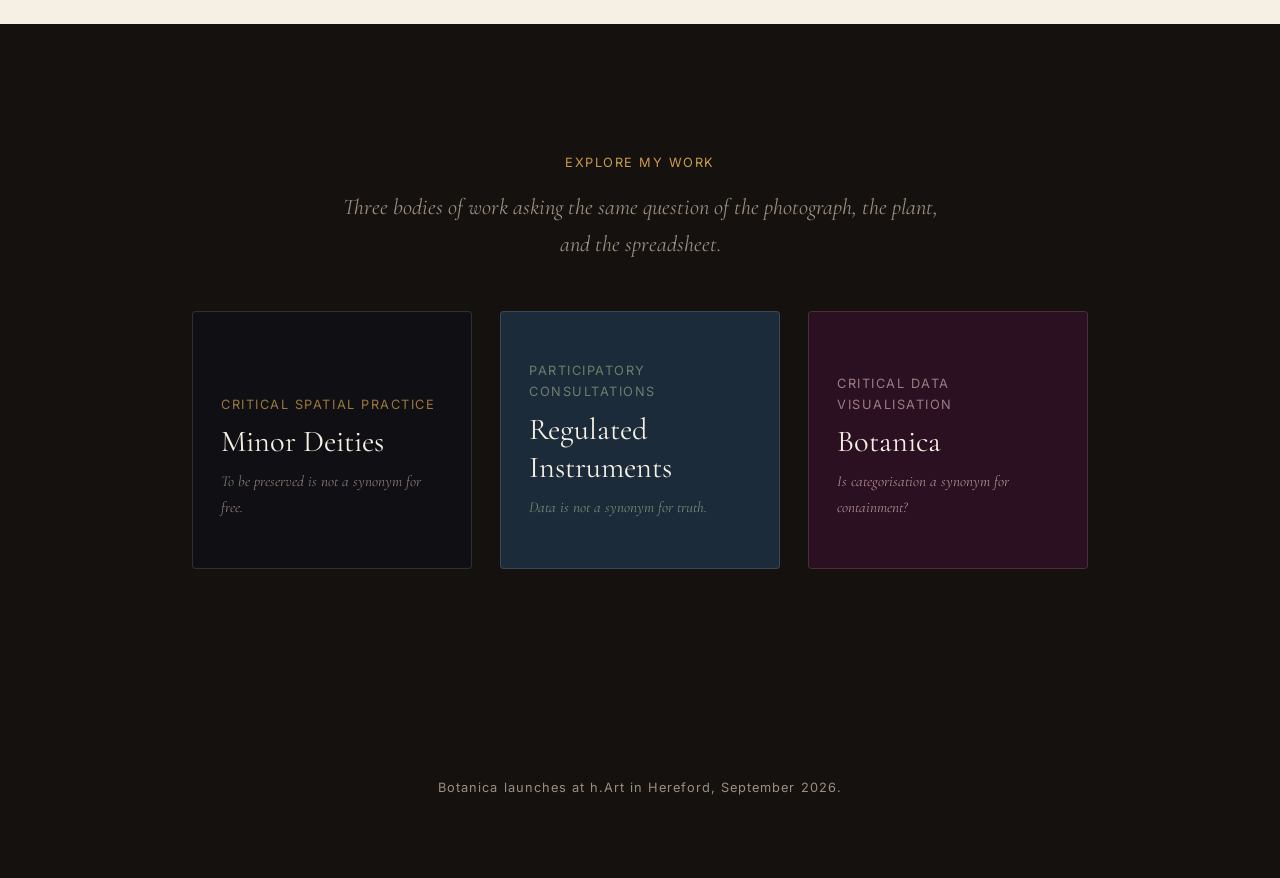
<file: index (1).html>
<!DOCTYPE html>
<html lang="en">
<head>
<meta charset="UTF-8">
<meta name="viewport" content="width=device-width, initial-scale=1.0">

  <!-- ===== Machine-readable layer. Human layer stays untouched. =====
     ON MIGRATION: the four absolute URLs below (canonical, og:url,
     og:image, JSON-LD url) are the only lines that change. ===== -->

<meta name="description" content="Sarah-Jane Crowson — poet, artist and practitioner-researcher. Data humanism, participatory consultation, information design and poetic practice for cultural institutions, public-sector organisations and research bodies.">
<link rel="canonical" href="https://sjfc.github.io/sjc-portfolio/">

<!-- Open Graph: how the site appears when shared -->
<meta property="og:type" content="website">
<meta property="og:title" content="Sarah-Jane Crowson — poet, artist, practitioner-researcher">
<meta property="og:description" content="Data humanism, participatory consultation and poetic practice. Three bodies of work asking the same question of the photograph, the plant, and the spreadsheet.">
<meta property="og:url" content="https://sjfc.github.io/sjc-portfolio/">
<meta property="og:image" content="https://sjfc.github.io/sjc-portfolio/assets/images/landing/writing-bureau-collage.jpg">
<meta property="og:image:alt" content="A working collage: a Victorian bureau overgrown with plants, a gilt frame holding misted glass at its centre.">
<meta name="twitter:card" content="summary_large_image">

<!-- Structured data: the tag cloud, addressed to its actual readers -->
<script type="application/ld+json">
{
  "@context": "https://schema.org",
  "@type": "Person",
  "name": "Sarah-Jane Crowson",
  "jobTitle": "Poet, artist, practitioner-researcher",
  "description": "Data humanist practitioner-researcher designing participatory consultations and visual, poetic approaches to institutional data.",
  "knowsAbout": ["Data humanism", "Participatory research", "Public consultation", "Information design", "Qualitative research", "Stakeholder engagement", "Creative strategy", "Poetry", "Collage"],
  "worksFor": { "@type": "CollegeOrUniversity", "name": "Hereford College of Arts" },
  "url": "https://sjfc.github.io/sjc-portfolio/"
}
</script>
<title>Sarah-Jane Crowson — poet, artist, practitioner-researcher</title>
<link rel="preconnect" href="https://fonts.googleapis.com">
<link href="https://fonts.googleapis.com/css2?family=Cormorant+Garamond:ital,wght@0,400;0,500;1,400&family=EB+Garamond:ital,wght@0,400;0,500;1,400&family=Inter:wght@400;500&display=swap" rel="stylesheet">
<link rel="stylesheet" href="assets/css/tokens.css">
<style>

  /* ---- Landing page: the mirror build. The working collage opens the
     site; a stitched thread leads to the frame; the mirror asks one of
     sixteen questions; answers go to Formspree. Statement, doors and
     footer unchanged from the holding page. NOTE: this page lives at the
     repo ROOT, so paths are assets/... and case-studies/... with no ../
     REQUIRES: assets/images/landing/writing-bureau-collage.jpg  ---- */

  body.ix-page { background: var(--near-black); }

  .ix-opening {
    min-height: 92vh;
    display: flex;
    flex-direction: column;
    align-items: center;
    justify-content: center;
    background: var(--near-black);
    color: var(--cream);
    padding: var(--space-5) var(--space-2) var(--space-4);
    text-align: center;
  }
  .ix-opening__name {
    font-size: clamp(2rem, 4.5vw, var(--text-xl));
    color: var(--cream);
    margin-bottom: var(--space-1);
  }
  .ix-opening__role {
    font-family: var(--font-sans);
    font-size: var(--text-xs);
    letter-spacing: 0.14em;
    text-transform: uppercase;
    color: var(--warm-grey);
    margin-bottom: var(--space-4);
  }
  .ix-opening__caption {
    font-family: var(--font-display); font-style: italic; color: var(--warm-grey);
    font-size: var(--text-sm); margin-top: var(--space-2);
  }
  .ix-opening__scroll-cue {
    margin-top: var(--space-4); font-family: var(--font-sans); font-size: var(--text-xs);
    letter-spacing: 0.15em; text-transform: uppercase; color: var(--warm-grey); opacity: 0.6;
  }

  /* ================= THE MIRROR SCENE ================= */
  /* Nudge these four by eye on the live page: they place the hotspot
     over the frame's glass. Percentages of the image's box. */
  .mirror-scene {
    --mirror-left: 40.0%;
    --mirror-top: 49.3%;
    --mirror-w: 23.3%;
    --mirror-h: 22.3%;
    --thread: #A63A5E;          /* the silk — tune to taste */
    --thread-shadow: #14100C;   /* the needle-holes */
    position: relative;
    width: min(92vw, 1100px);
    margin: 0;
  }
  .mirror-scene__img {
    display: block; width: 100%; height: auto;
    box-shadow: 0 2rem 6rem rgba(0,0,0,0.7);
  }

  /* ---- the thread: a running stitch, very very nearly even.
     DORMANT by decision — the svg is absent from the figure; these rules
     wait for the Singer-stitched iteration. --thread stays live: the card
     and stitch-rule borrow it. ---- */
  .mirror-scene__thread {
    position: absolute; inset: 0; width: 100%; height: 100%;
    pointer-events: none; overflow: visible;
  }
  .mirror-scene__thread path {
    fill: none;
    stroke-linecap: round;
    stroke-dashoffset: var(--base);
    animation: stitch-pull 34s linear infinite;
    animation-play-state: paused;
  }
  .thread--silk   { stroke: var(--thread); stroke-width: 2.4; }
  .thread--shadow { stroke: var(--thread-shadow); stroke-width: 2.9; opacity: 0.38; }
  .mirror-scene:hover .mirror-scene__thread path,
  .mirror-scene:focus-within .mirror-scene__thread path {
    animation-play-state: running;
  }
  @keyframes stitch-pull {
    to { stroke-dashoffset: calc(var(--base) + 1981.73px); }
  }

  /* ---- the hotspot over the glass ---- */
  .mirror-zone {
    position: absolute;
    left: var(--mirror-left); top: var(--mirror-top);
    width: var(--mirror-w); height: var(--mirror-h);
    background: none; border: 0; padding: 0; margin: 0;
    cursor: pointer;
    display: flex; align-items: center; justify-content: center;
    border-radius: 2px;
  }
  .mirror-zone:focus-visible { outline: 1px solid rgba(245,239,228,0.5); outline-offset: 4px; }

  /* mist stirring in the glass */
  .mirror-zone::before {
    content: "";
    position: absolute; inset: -4%;
    background: radial-gradient(ellipse at 50% 45%, rgba(245,239,228,0.16), rgba(245,239,228,0.0) 68%);
    opacity: 0;
    transition: opacity 1.4s ease;
    pointer-events: none;
  }
  .mirror-zone:hover::before,
  .mirror-zone:focus-visible::before { opacity: 1; }

  /* the question, surfacing in the condensation */
  .mirror-question {
    position: relative;
    font-family: var(--font-display); font-style: italic;
    font-size: clamp(0.95rem, 1.9vw, 1.35rem);
    line-height: 1.35;
    color: var(--cream);
    max-width: 92%;
    text-shadow: 0 1px 14px rgba(0,0,0,0.75);
    opacity: 0;
    filter: blur(10px);
    letter-spacing: 0.06em;
    transition: opacity 1.3s ease, filter 1.3s ease, letter-spacing 1.3s ease;
  }
  .mirror-zone:hover .mirror-question,
  .mirror-zone:focus-visible .mirror-question {
    opacity: 1; filter: blur(0); letter-spacing: 0.01em;
  }

  /* ================= THE RESPONSE CARD ================= */
  .mirror-card {
    position: fixed; inset: 0; z-index: 60;
    display: flex; align-items: center; justify-content: center;
    background: rgba(10,10,13,0.74);
    padding: var(--space-2);
  }
  .mirror-card[hidden] { display: none; }
  .mirror-card__paper {
    background: var(--cream); color: var(--navy);
    max-width: 34rem; width: 100%;
    padding: var(--space-4) var(--space-3);
    transform: rotate(-0.4deg);
    box-shadow: 0 2rem 5rem rgba(0,0,0,0.6);
    clip-path: polygon(0% 1.6%, 4% 0.4%, 11% 1.3%, 22% 0.2%, 34% 1.5%, 47% 0.5%, 60% 1.4%, 73% 0.3%, 86% 1.2%, 96% 0.4%, 100% 1.8%, 100% 98.2%, 95% 99.6%, 84% 98.8%, 71% 99.7%, 57% 98.6%, 43% 99.5%, 29% 98.7%, 15% 99.6%, 5% 98.9%, 0% 99.8%);
    position: relative;
  }
  .mirror-card__close {
    position: absolute; top: 0.9rem; right: 1rem;
    background: none; border: 0; cursor: pointer;
    font-family: var(--font-sans); font-size: var(--text-xs);
    letter-spacing: 0.1em; text-transform: uppercase;
    color: var(--navy); opacity: 0.55;
  }
  .mirror-card__close:hover, .mirror-card__close:focus-visible { opacity: 1; }
  .mirror-card__eyebrow {
    font-family: var(--font-sans); font-size: var(--text-xs);
    letter-spacing: 0.14em; text-transform: uppercase;
    color: var(--navy); opacity: 0.6; margin: 0 0 var(--space-1);
  }
  .mirror-card__question {
    font-family: var(--font-display); font-style: italic;
    font-size: clamp(1.25rem, 2.4vw, 1.6rem); line-height: 1.35;
    margin: 0 0 var(--space-3);
  }
  .mirror-card label {
    display: block;
    font-family: var(--font-sans); font-size: var(--text-xs);
    letter-spacing: 0.1em; text-transform: uppercase;
    opacity: 0.7; margin-bottom: 0.4rem;
  }
  .mirror-card textarea, .mirror-card input[type="text"] {
    width: 100%; box-sizing: border-box;
    font-family: var(--font-body); font-size: 1rem; line-height: 1.5;
    color: var(--navy);
    background: rgba(255,255,255,0.55);
    border: 1px solid rgba(31,42,58,0.25);
    border-radius: 2px;
    padding: 0.6rem 0.7rem;
    margin-bottom: var(--space-2);
  }
  .mirror-card textarea:focus, .mirror-card input[type="text"]:focus {
    outline: none; border-color: var(--thread, #A63A5E);
  }
  .mirror-card__bot {
    display: flex !important; align-items: center; gap: 0.5rem;
    text-transform: none !important; letter-spacing: 0.02em !important;
    font-family: var(--font-body) !important; font-size: var(--text-sm) !important;
    opacity: 0.75;
    margin: 0 0 var(--space-2) !important;
  }
  .mirror-card__bot input { accent-color: #A63A5E; }
  .mirror-card__send {
    font-family: var(--font-sans); font-size: var(--text-xs);
    letter-spacing: 0.12em; text-transform: uppercase;
    background: var(--navy); color: var(--cream);
    border: 0; border-radius: 2px; cursor: pointer;
    padding: 0.8rem 1.6rem;
  }
  .mirror-card__send:hover, .mirror-card__send:focus-visible { background: #2A3A52; }
  .mirror-card__status {
    font-family: var(--font-display); font-style: italic;
    font-size: var(--text-sm); margin-top: var(--space-1); min-height: 1.4em;
  }

  /* running stitch under the two choices */
  .stitch-rule {
    height: 3px; margin: 0 0 var(--space-2);
    background-image: linear-gradient(to right, var(--thread, #A63A5E) 62%, transparent 38%);
    background-size: 11px 1.6px; background-repeat: repeat-x; background-position: 0 60%;
    opacity: 0.55;
  }

  @media (prefers-reduced-motion: reduce) {
    .mirror-scene__thread path { animation: none; }
    .mirror-zone::before, .mirror-question { transition: none; }
  }

  /* ---- The statement, on cream ---- */
  .ix-statement { background: var(--cream); color: var(--navy); padding: var(--space-6) var(--space-3); text-align: center; }
  .ix-statement p {
    font-family: var(--font-display);
    font-size: clamp(1.3rem, 2.6vw, var(--text-lg));
    line-height: 1.6;
    max-width: var(--measure-wide);
    margin: 0 auto;
  }

  /* ---- Three doors, each in its chapter's register ---- */
  .ix-work { background: var(--near-black); padding: var(--space-6) var(--space-3); }
  .ix-work__intro { text-align: center; margin-bottom: var(--space-4); }
  .ix-work__intro .cs-eyebrow { color: var(--slide-gold); }
  .ix-work__line {
    font-family: var(--font-display); font-style: italic;
    font-size: var(--text-md); color: var(--warm-grey);
    max-width: var(--measure); margin: var(--space-2) auto 0;
  }
  .ix-doors {
    display: grid;
    grid-template-columns: repeat(3, 1fr);
    gap: var(--space-3);
    max-width: var(--measure-wide);
    margin: 0 auto;
  }
  .ix-door {
    display: block;
    text-decoration: none;
    border-radius: var(--radius-slide);
    padding: var(--space-4) var(--space-3);
    min-height: 14rem;
    display: flex;
    flex-direction: column;
    justify-content: flex-end;
    transition: transform 0.3s ease, box-shadow 0.3s ease;
  }
  .ix-door:hover, .ix-door:focus-visible { transform: translateY(-4px); box-shadow: 0 1.5rem 3rem rgba(0,0,0,0.5); }
  .ix-door__eyebrow {
    font-family: var(--font-sans); font-size: var(--text-xs);
    letter-spacing: 0.12em; text-transform: uppercase;
    display: block; margin-bottom: var(--space-1); opacity: 0.75;
  }
  .ix-door__title { font-family: var(--font-display); font-size: var(--text-lg); line-height: 1.25; display: block; }
  .ix-door__sub { font-family: var(--font-display); font-style: italic; font-size: var(--text-sm); display: block; margin-top: var(--space-1); opacity: 0.85; }

  /* Register per chapter */
  .ix-door--ml { background: #101014; border: 1px solid rgba(245,239,228,0.14); }
  .ix-door--ml .ix-door__eyebrow { color: var(--slide-gold); }
  .ix-door--ml .ix-door__title { color: var(--cream); }
  .ix-door--ml .ix-door__sub { color: var(--warm-grey); }

  .ix-door--bo { background: #2A1020; border: 1px solid rgba(245,239,228,0.14); }
  .ix-door--bo .ix-door__eyebrow { color: var(--mauve-pink); }
  .ix-door--bo .ix-door__title { color: var(--cream); }
  .ix-door--bo .ix-door__sub { color: var(--mauve-pink); }

  .ix-door--co { background: var(--navy); border: 1px solid rgba(245,239,228,0.14); }
  .ix-door--co .ix-door__eyebrow { color: var(--sage); }
  .ix-door--co .ix-door__title { color: var(--cream); }
  .ix-door--co .ix-door__sub { color: var(--sage); }

  @media (max-width: 760px) { .ix-doors { grid-template-columns: 1fr; } .ix-door { min-height: 0; } }

  /* ---- Footer beat ---- */
  .ix-footer {
    background: var(--near-black); color: var(--warm-grey);
    text-align: center; padding: var(--space-5) var(--space-3);
    font-family: var(--font-sans); font-size: var(--text-xs); letter-spacing: 0.08em;
  }
  .ix-footer a { color: var(--slide-gold); }

</style>
</head>
<body class="ix-page">

  <nav class="site-nav">
    <a href="index.html" class="site-nav__name">Sarah-Jane Crowson</a>
    <div class="site-nav__links">
      <a href="index.html#work">Work</a>
      <a href="about.html">About</a>
    </div>
  </nav>

  <!-- ============ 1. OPENING — the mirror ============ -->
  <section class="ix-opening">
    <h1 class="ix-opening__name">Sarah-Jane Crowson</h1>
    <p class="ix-opening__role">Poet · artist · practitioner-researcher</p>

    <figure class="mirror-scene">
      <img class="mirror-scene__img"
           src="assets/images/landing/writing-bureau-collage.jpg"
           width="2200" height="1711"
           fetchpriority="high"
           alt="A working collage: a Victorian bureau overgrown with ferns, ivy, moss and orchids in near-darkness. At its centre a gilt frame holds misted glass, in which a pale-gowned figure with a bloom for a head stands beside an open sewing box. A magenta thread trails from beneath the frame into the foliage.">

      <!-- THE THREAD RESTS (decision, July 2026): the animated running
           stitch is deliberately absent. A future Botanica iteration will
           make the stitch with a manual Singer sewing machine — the thread
           returns as material, not animation. Its CSS below stays dormant
           so the mechanism is ready when it does. -->

      <button class="mirror-zone" id="mirrorZone" aria-haspopup="dialog"
              aria-label="The mirror has a question for you">
        <span class="mirror-question" id="mirrorQuestion" aria-hidden="true"></span>
      </button>

      <figcaption class="ix-opening__caption">
        Botanica: installation photography follows the Hereford launch, September 2026.
      </figcaption>
    </figure>

    <p class="ix-opening__scroll-cue">Scroll</p>
  </section>

  <!-- ============ 2. THE STATEMENT ============ -->
  <section class="ix-statement">
    <p>I design poetic, participatory ways for organisations to communicate complex information, listen to the lives ghosted by data, and make representation more accessible, situated and humane.</p>
  </section>

  <!-- ============ 3. THREE DOORS - reading order Minor Deities,
       Regulated Instruments, Botanica: the reflective journey, legible.
       (Reordered July 2026; landing paragraph to follow, in SJC voice.) ============ -->
  <section class="ix-work" id="work">
    <div class="ix-work__intro">
      <span class="cs-eyebrow">Explore my work</span>
      <p class="ix-work__line">Three bodies of work asking the same question of the photograph, the plant, and the spreadsheet.</p>
    </div>
    <div class="ix-doors">
      <a class="ix-door ix-door--ml" href="case-studies/magic-lantern.html">
        <span class="ix-door__eyebrow">Critical spatial practice</span>
        <span class="ix-door__title">Minor Deities</span>
        <span class="ix-door__sub">To be preserved is not a synonym for free.</span>
      </a>
      <a class="ix-door ix-door--co" href="case-studies/consultation.html">
        <span class="ix-door__eyebrow">Participatory consultations</span>
        <span class="ix-door__title">Regulated Instruments</span>
        <span class="ix-door__sub">Data is not a synonym for truth.</span>
      </a>
      <a class="ix-door ix-door--bo" href="case-studies/botanica.html">
        <span class="ix-door__eyebrow">Critical data visualisation</span>
        <span class="ix-door__title">Botanica</span>
        <span class="ix-door__sub">Is categorisation a synonym for containment?</span>
      </a>
    </div>
  </section>

  <!-- ============ 4. FOOTER ============ -->
  <section class="ix-footer">
    <p>Botanica launches at h.Art in Hereford, September 2026.</p>
  </section>

  <!-- ============ THE RESPONSE CARD ============ -->
  <div class="mirror-card" id="mirrorCard" role="dialog" aria-modal="true"
       aria-labelledby="cardQuestion" hidden>
    <div class="mirror-card__paper">
      <button class="mirror-card__close" id="cardClose" type="button">Close</button>
      <p class="mirror-card__eyebrow">The mirror asks</p>
      <p class="mirror-card__question" id="cardQuestion"></p>
      <div class="stitch-rule" aria-hidden="true"></div>
      <form id="mirrorForm" novalidate>
        <label for="mfAnswer">Answer it —</label>
        <textarea id="mfAnswer" name="answer" rows="4"></textarea>
        <label for="mfAskBack">— or ask something back</label>
        <input type="text" id="mfAskBack" name="ask_back">
        <label class="mirror-card__bot">
          <input type="checkbox" name="i_am_a_bot" value="yes"> I am a bot
        </label>
        <input type="hidden" name="question" id="mfQuestion">
        <input type="hidden" name="source" value="index-mirror">
        <input type="hidden" name="_subject" value="Mirror — landing page response">
        <button class="mirror-card__send" type="submit">Send</button>
        <p class="mirror-card__status" id="mfStatus" aria-live="polite"></p>
      </form>
    </div>
  </div>

  <script>
  (function () {
    var QUESTIONS = [
      "Which colour thread are you?",
      "Can spreadsheets become spider webs?",
      "What slips between categories?",
      "What would you place under glass?",
      "Who gets to name flowers?",
      "What grows in the cracks of a system?",
      "What does the label leave out?",
      "What deserves a different form?",
      "What can a chart never quite hold?",
      "What echoes after the report is written?",
      "What should systems notice?",
      "If you hand stitched a picture from data, where would you begin?",
      "What have you mistaken for magic?",
      "When does order become containment?",
      "What have you learned from something fragile?",
      "How do we picture lives without ghosting them?"
    ];

    /* one question per visit: the mirror asks; it does not offer a catalogue */
    var question = QUESTIONS[Math.floor(Math.random() * QUESTIONS.length)];

    var zone = document.getElementById("mirrorZone");
    var mirrorQ = document.getElementById("mirrorQuestion");
    var card = document.getElementById("mirrorCard");
    var cardQ = document.getElementById("cardQuestion");
    var mfQuestion = document.getElementById("mfQuestion");
    var closeBtn = document.getElementById("cardClose");
    var form = document.getElementById("mirrorForm");
    var status = document.getElementById("mfStatus");

    mirrorQ.textContent = question;
    cardQ.textContent = question;
    mfQuestion.value = question;

    function openCard() {
      card.hidden = false;
      document.body.style.overflow = "hidden";
      document.getElementById("mfAnswer").focus();
    }
    function closeCard() {
      card.hidden = true;
      document.body.style.overflow = "";
      zone.focus();
    }

    zone.addEventListener("click", openCard);
    closeBtn.addEventListener("click", closeCard);
    card.addEventListener("click", function (e) { if (e.target === card) closeCard(); });
    document.addEventListener("keydown", function (e) {
      if (e.key === "Escape" && !card.hidden) closeCard();
    });

    form.addEventListener("submit", function (e) {
      e.preventDefault();
      var answer = form.answer.value.trim();
      var askBack = form.ask_back.value.trim();
      if (!answer && !askBack) {
        status.textContent = "The mirror waits — write something in either space.";
        return;
      }
      status.textContent = "Sending…";
      fetch("https://formspree.io/f/xvzjdyon", {
        method: "POST",
        body: new FormData(form),
        headers: { "Accept": "application/json" }
      }).then(function (r) {
        if (r.ok) {
          form.querySelectorAll("textarea, input[type=text], input[type=checkbox], button[type=submit]")
              .forEach(function (el) { el.disabled = true; });
          status.textContent = "Received — kept under glass.";
        } else {
          status.textContent = "The thread snapped — please try again.";
        }
      }).catch(function () {
        status.textContent = "The thread snapped — please try again.";
      });
    });
  })();
  </script>

</body>
</html>
</file>
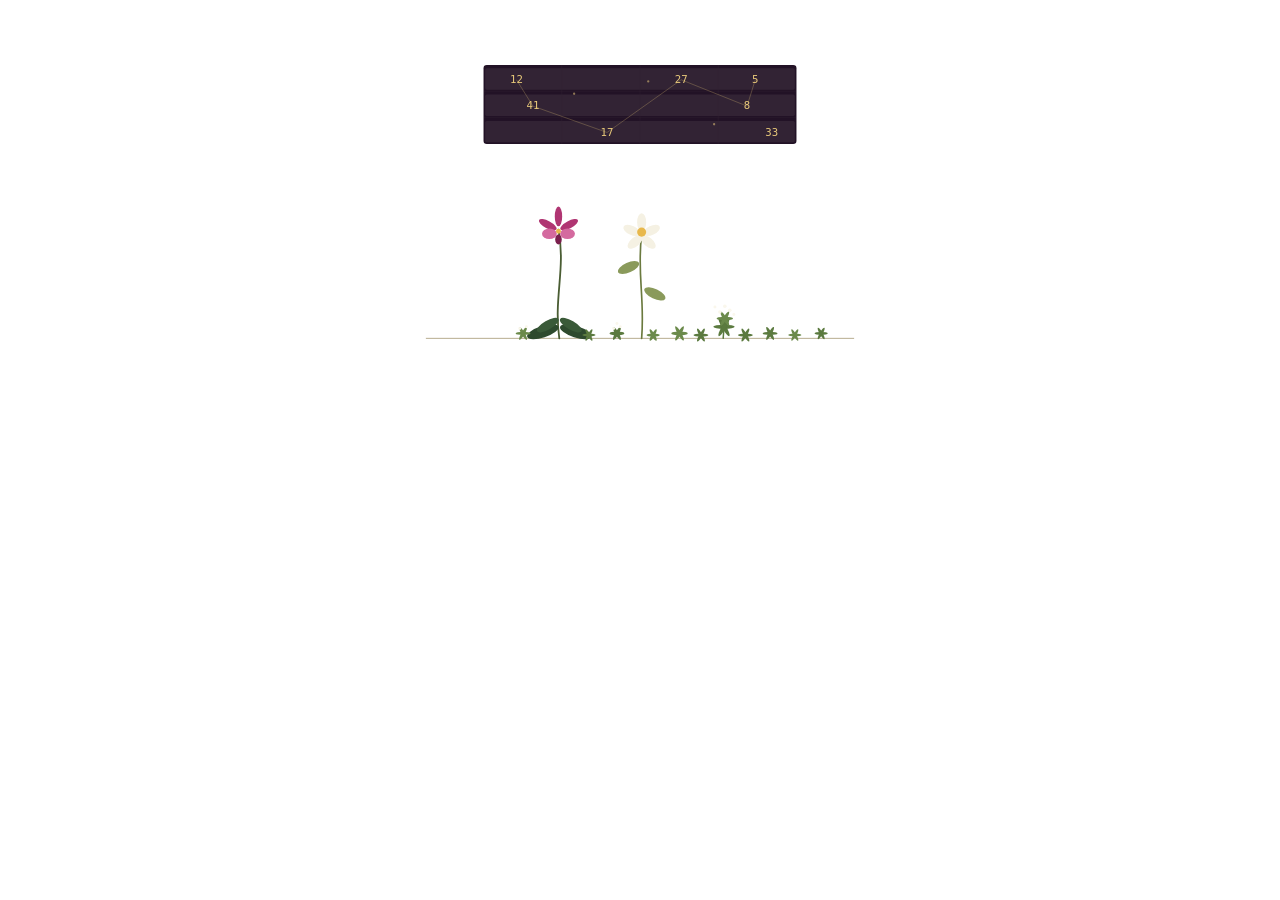
<file: assets/mirror-gift.html>
<!DOCTYPE html>
<html lang="en">
<head>
<meta charset="UTF-8">
<meta name="viewport" content="width=device-width, initial-scale=1.0">
<title>Animated thank-you</title>
<style>
  html, body { margin: 0; background: transparent; overflow: hidden; }
  :root { --space-3: 2rem; }
</style>
</head>
<body>
<!-- ===== The gift: plays once as the thank-you appears, settles as constellation ===== -->
<style>
  .bp-gift { max-width: 560px; margin: var(--space-3) auto 0; }
  .bp-gift svg { width: 100%; height: auto; display: block; }
  .bp-gift .gg-num { font-family: ui-monospace, monospace; font-size: 13px; fill: #2B2B2B; text-anchor: middle; animation: ggnum 28s forwards; }
  .bp-gift .gg-sheet { fill: #F5EFDF; animation: ggsky 28s forwards; }
  .bp-gift .gg-grid { animation: gggrid 28s forwards; }
  .bp-gift .gg-rowfill { fill: #EDE6D6; }
  .bp-gift .gg-line { stroke: #C9BFA5; stroke-width: 0.5; }
  .bp-gift .gg-ground { stroke: #A89B77; stroke-width: 1; }
  .bp-gift .gg-conste { stroke: #E8C97A; stroke-width: 0.6; fill: none; opacity: 0; animation: ggconste 28s forwards; }
  .bp-gift .gg-dot { fill: #E8C97A; opacity: 0; animation: ggconste 28s forwards; }
  .bp-gift .gg-tw1 { animation: ggtw 3.4s 26s infinite; }
  .bp-gift .gg-tw2 { animation: ggtw 4.1s 26s infinite; }
  .bp-gift .gg-tw3 { animation: ggtw 2.9s 26s infinite; }
  .bp-gift .gg-stem { fill: none; stroke-linecap: round; }
  .bp-gift .gg-fall1 { animation: ggfall1 28s forwards; }
  .bp-gift .gg-fall2 { animation: ggfall2 28s forwards; }
  .bp-gift .gg-fall3 { animation: ggfall3 28s forwards; }
  .bp-gift .gg-numf1 { animation: ggnumf1 28s forwards; }
  .bp-gift .gg-numf2 { animation: ggnumf2 28s forwards; }
  .bp-gift .gg-numf3 { animation: ggnumf3 28s forwards; }
  .bp-gift .gg-seed1 { opacity: 0; animation: ggseed1 28s forwards; }
  .bp-gift .gg-seed2 { opacity: 0; animation: ggseed2 28s forwards; }
  .bp-gift .gg-seed3 { opacity: 0; animation: ggseed3 28s forwards; }
  .bp-gift .gg-stem1 { stroke-dasharray: 170; stroke-dashoffset: 170; animation: ggstem1 28s forwards; }
  .bp-gift .gg-stem2 { stroke-dasharray: 150; stroke-dashoffset: 150; animation: ggstem2 28s forwards; }
  .bp-gift .gg-stem3 { stroke-dasharray: 34; stroke-dashoffset: 34; animation: ggstem3 28s forwards; }
  .bp-gift .gg-grow { transform: scale(0); }
  .bp-gift .gg-basal1 { animation: ggbasal1 28s forwards; }
  .bp-gift .gg-bloom1 { animation: ggbloom1 28s forwards; }
  .bp-gift .gg-leaf2 { animation: ggleaf2 28s forwards; }
  .bp-gift .gg-bloom2 { animation: ggbloom2 28s forwards; }
  .bp-gift .gg-whA { animation: ggwhA 28s forwards; }
  .bp-gift .gg-whB { animation: ggwhB 28s forwards; }
  .bp-gift .gg-whC { animation: ggwhC 28s forwards; }
  .bp-gift .gg-whD { animation: ggwhD 28s forwards; }
  .bp-gift .gg-whE { animation: ggwhE 28s forwards; }
  .bp-gift .gg-wf1 { animation: ggwf1 28s forwards; }
  .bp-gift .gg-wf2 { animation: ggwf2 28s forwards; }

  @keyframes ggsky { 0%,74% { fill: #F5EFDF; } 92%,100% { fill: #221226; } }
  @keyframes gggrid { 0%,74% { opacity: 1; } 92%,100% { opacity: 0.08; } }
  @keyframes ggnum { 0%,10% { fill: #2B2B2B; opacity: 1; } 13%,33% { opacity: 0.7; } 37%,57% { opacity: 0.5; } 62%,84% { opacity: 0.28; } 92%,100% { fill: #E8C97A; opacity: 1; } }
  @keyframes ggconste { 0%,90% { opacity: 0; } 100% { opacity: 0.55; } }
  @keyframes ggtw { 0% { opacity: 1; } 50% { opacity: 0.45; } 100% { opacity: 1; } }
  @keyframes ggfall1 { 0%,4% { transform: translate(0,0); } 6.5% { transform: translate(7px,120px); } 9% { transform: translate(-6px,230px); } 11%,100% { transform: translate(2px,308px); } }
  @keyframes ggnumf1 { 0%,5% { opacity: 1; } 9%,100% { opacity: 0; } }
  @keyframes ggseed1 { 0%,5% { opacity: 0; fill: #2B2B2B; } 7.5% { opacity: 1; fill: #46331F; } 11% { opacity: 1; fill: #6B4A2F; } 13% { opacity: 1; } 15%,100% { opacity: 0; fill: #6B4A2F; } }
  @keyframes ggstem1 { 0%,13% { stroke-dashoffset: 170; } 25%,100% { stroke-dashoffset: 0; } }
  @keyframes ggbasal1 { 0%,14% { transform: scale(0); } 21%,100% { transform: scale(1); } }
  @keyframes ggbloom1 { 0%,22% { transform: scale(0); } 27% { transform: scale(1.1); } 29%,100% { transform: scale(1); } }
  @keyframes ggfall2 { 0%,28% { transform: translate(0,0); } 30% { transform: translate(6px,105px); } 32.5% { transform: translate(-5px,205px); } 35%,100% { transform: translate(2px,276px); } }
  @keyframes ggnumf2 { 0%,29% { opacity: 1; } 33%,100% { opacity: 0; } }
  @keyframes ggseed2 { 0%,29% { opacity: 0; fill: #2B2B2B; } 31% { opacity: 1; fill: #46331F; } 35% { opacity: 1; fill: #6B4A2F; } 37% { opacity: 1; } 39%,100% { opacity: 0; fill: #6B4A2F; } }
  @keyframes ggstem2 { 0%,37% { stroke-dashoffset: 150; } 46%,100% { stroke-dashoffset: 0; } }
  @keyframes ggleaf2 { 0%,39% { transform: scale(0); } 45%,100% { transform: scale(1); } }
  @keyframes ggbloom2 { 0%,45% { transform: scale(0); } 50% { transform: scale(1.1); } 52%,100% { transform: scale(1); } }
  @keyframes ggfall3 { 0%,49% { transform: translate(0,0); } 51% { transform: translate(6px,95px); } 53.5% { transform: translate(-5px,180px); } 56%,100% { transform: translate(1px,244px); } }
  @keyframes ggnumf3 { 0%,50% { opacity: 1; } 54%,100% { opacity: 0; } }
  @keyframes ggseed3 { 0%,50% { opacity: 0; fill: #2B2B2B; } 52% { opacity: 1; fill: #46331F; } 56% { opacity: 1; fill: #6B4A2F; } 58% { opacity: 1; } 60%,100% { opacity: 0; fill: #6B4A2F; } }
  @keyframes ggstem3 { 0%,58% { stroke-dashoffset: 34; } 63%,100% { stroke-dashoffset: 0; } }
  @keyframes ggwhA { 0%,60% { transform: scale(0); } 66%,100% { transform: scale(1); } }
  @keyframes ggwhB { 0%,64% { transform: scale(0); } 70%,100% { transform: scale(1); } }
  @keyframes ggwhC { 0%,68% { transform: scale(0); } 74%,100% { transform: scale(1); } }
  @keyframes ggwhD { 0%,72% { transform: scale(0); } 78%,100% { transform: scale(1); } }
  @keyframes ggwhE { 0%,76% { transform: scale(0); } 82%,100% { transform: scale(1); } }
  @keyframes ggwf1 { 0%,66% { transform: scale(0); } 70% { transform: scale(1.2); } 72%,100% { transform: scale(1); } }
  @keyframes ggwf2 { 0%,78% { transform: scale(0); } 82% { transform: scale(1.2); } 84%,100% { transform: scale(1); } }

  @media (prefers-reduced-motion: reduce) {
    .bp-gift * { animation: none !important; }
    .bp-gift .gg-sheet { fill: #221226; }
    .bp-gift .gg-grid { opacity: 0.08; }
    .bp-gift .gg-num { fill: #E8C97A; opacity: 1; }
    .bp-gift .gg-conste, .bp-gift .gg-dot { opacity: 0.55; }
    .bp-gift .gg-stem { stroke-dashoffset: 0 !important; }
    .bp-gift .gg-grow { transform: scale(1) !important; }
    .bp-gift .gg-fall1, .bp-gift .gg-fall2, .bp-gift .gg-fall3 { display: none; }
  }
</style>
<div class="bp-gift" aria-hidden="true">
<svg viewBox="0 0 680 420" xmlns="http://www.w3.org/2000/svg">
<rect class="gg-sheet" x="150" y="40" width="380" height="96" rx="4"/>
<g class="gg-grid">
  <rect class="gg-rowfill" x="152" y="44" width="376" height="26" rx="2"/>
  <rect class="gg-rowfill" x="152" y="76" width="376" height="26" rx="2"/>
  <rect class="gg-rowfill" x="152" y="108" width="376" height="26" rx="2"/>
  <line class="gg-line" x1="150" y1="72" x2="530" y2="72"/>
  <line class="gg-line" x1="150" y1="104" x2="530" y2="104"/>
  <line class="gg-line" x1="245" y1="40" x2="245" y2="136"/>
  <line class="gg-line" x1="340" y1="40" x2="340" y2="136"/>
  <line class="gg-line" x1="435" y1="40" x2="435" y2="136"/>
</g>
<g class="gg-tw1"><text class="gg-num" x="190" y="62">12</text></g>
<g class="gg-tw2"><text class="gg-num" x="390" y="62">27</text></g>
<g class="gg-tw3"><text class="gg-num" x="480" y="62">5</text></g>
<g class="gg-tw2"><text class="gg-num" x="210" y="94">41</text></g>
<g class="gg-tw1"><text class="gg-num" x="470" y="94">8</text></g>
<g class="gg-tw3"><text class="gg-num" x="300" y="126">17</text></g>
<g class="gg-tw2"><text class="gg-num" x="500" y="126">33</text></g>
<polyline class="gg-conste" points="190,58 210,90 300,122 390,58"/>
<polyline class="gg-conste" points="390,58 470,90 480,58"/>
<circle class="gg-dot" cx="260" cy="75" r="1.4"/>
<circle class="gg-dot" cx="350" cy="60" r="1.4"/>
<circle class="gg-dot" cx="430" cy="112" r="1.4"/>
<g class="gg-fall1"><text class="gg-num gg-numf1" x="240" y="62" style="animation-name: ggnumf1;">6</text><ellipse class="gg-seed1" cx="240" cy="58" rx="4.5" ry="7.5"/></g>
<g class="gg-fall2"><text class="gg-num gg-numf2" x="340" y="94" style="animation-name: ggnumf2;">3</text><ellipse class="gg-seed2" cx="340" cy="90" rx="4.5" ry="7.5"/></g>
<g class="gg-fall3"><text class="gg-num gg-numf3" x="440" y="126" style="animation-name: ggnumf3;">9</text><ellipse class="gg-seed3" cx="440" cy="122" rx="4.5" ry="7.5"/></g>
<line class="gg-ground" x1="80" y1="372" x2="600" y2="372"/>
<path class="gg-stem gg-stem1" d="M242 372 C 235 322, 250 288, 241 240" stroke="#4A5D33" stroke-width="2.2"/>
<g class="gg-grow gg-basal1" style="transform-origin: 242px 372px;">
  <ellipse cx="222" cy="364" rx="20" ry="7" fill="#2E4A2E" transform="rotate(-18 222 364)"/>
  <ellipse cx="262" cy="364" rx="20" ry="7" fill="#2E4A2E" transform="rotate(18 262 364)"/>
  <ellipse cx="228" cy="356" rx="15" ry="5.5" fill="#3A5A38" transform="rotate(-30 228 356)"/>
  <ellipse cx="256" cy="356" rx="15" ry="5.5" fill="#3A5A38" transform="rotate(30 256 356)"/>
</g>
<g class="gg-grow gg-bloom1" style="transform-origin: 241px 240px;">
  <ellipse cx="241" cy="224" rx="4.5" ry="12" fill="#B03572"/>
  <ellipse cx="228" cy="234" rx="4.5" ry="12" fill="#B03572" transform="rotate(-62 228 234)"/>
  <ellipse cx="254" cy="234" rx="4.5" ry="12" fill="#B03572" transform="rotate(62 254 234)"/>
  <ellipse cx="230" cy="245" rx="9" ry="6.5" fill="#D46A9F"/>
  <ellipse cx="252" cy="245" rx="9" ry="6.5" fill="#D46A9F"/>
  <ellipse cx="241" cy="252" rx="4" ry="6" fill="#7A1F4D"/>
  <circle cx="241" cy="242" r="3" fill="#E8B84B"/>
</g>
<path class="gg-stem gg-stem2" d="M342 372 C 346 322, 336 292, 342 246" stroke="#6B7A3F" stroke-width="2"/>
<g class="gg-grow gg-leaf2" style="transform-origin: 344px 322px;"><ellipse cx="358" cy="318" rx="14" ry="6" fill="#8A9A5B" transform="rotate(26 358 318)"/></g>
<g class="gg-grow gg-leaf2" style="transform-origin: 340px 290px;"><ellipse cx="326" cy="286" rx="14" ry="6" fill="#8A9A5B" transform="rotate(-24 326 286)"/></g>
<g class="gg-grow gg-bloom2" style="transform-origin: 342px 246px;">
  <ellipse cx="342" cy="231" rx="5.5" ry="11" fill="#F5F1E3"/>
  <ellipse cx="330" cy="241" rx="5.5" ry="11" fill="#F5F1E3" transform="rotate(-65 330 241)"/>
  <ellipse cx="354" cy="241" rx="5.5" ry="11" fill="#F5F1E3" transform="rotate(65 354 241)"/>
  <ellipse cx="334" cy="255" rx="5.5" ry="11" fill="#F5F1E3" transform="rotate(-130 334 255)"/>
  <ellipse cx="350" cy="255" rx="5.5" ry="11" fill="#F5F1E3" transform="rotate(130 350 255)"/>
  <circle cx="342" cy="243" r="5.5" fill="#E8B84B"/>
</g>
<path class="gg-stem gg-stem3" d="M441 372 L 443 346" stroke="#5B7A3F" stroke-width="1.8"/>
<g class="gg-grow gg-whA" style="transform-origin: 442px 358px;">
  <ellipse cx="442" cy="358" rx="13" ry="2.6" fill="#5B7A3F"/>
  <ellipse cx="442" cy="358" rx="13" ry="2.6" fill="#5B7A3F" transform="rotate(60 442 358)"/>
  <ellipse cx="442" cy="358" rx="13" ry="2.6" fill="#5B7A3F" transform="rotate(120 442 358)"/>
</g>
<g class="gg-grow gg-whB" style="transform-origin: 443px 348px;">
  <ellipse cx="443" cy="348" rx="10" ry="2.2" fill="#6B8A4B"/>
  <ellipse cx="443" cy="348" rx="10" ry="2.2" fill="#6B8A4B" transform="rotate(60 443 348)"/>
  <ellipse cx="443" cy="348" rx="10" ry="2.2" fill="#6B8A4B" transform="rotate(120 443 348)"/>
</g>
<g class="gg-grow gg-whB" style="transform-origin: 414px 368px;">
  <ellipse cx="414" cy="368" rx="9" ry="2" fill="#5B7A3F"/>
  <ellipse cx="414" cy="368" rx="9" ry="2" fill="#5B7A3F" transform="rotate(60 414 368)"/>
  <ellipse cx="414" cy="368" rx="9" ry="2" fill="#5B7A3F" transform="rotate(120 414 368)"/>
</g>
<g class="gg-grow gg-whB" style="transform-origin: 468px 368px;">
  <ellipse cx="468" cy="368" rx="9" ry="2" fill="#5B7A3F"/>
  <ellipse cx="468" cy="368" rx="9" ry="2" fill="#5B7A3F" transform="rotate(60 468 368)"/>
  <ellipse cx="468" cy="368" rx="9" ry="2" fill="#5B7A3F" transform="rotate(120 468 368)"/>
</g>
<g class="gg-grow gg-whC" style="transform-origin: 388px 366px;">
  <ellipse cx="388" cy="366" rx="10" ry="2.2" fill="#6B8A4B"/>
  <ellipse cx="388" cy="366" rx="10" ry="2.2" fill="#6B8A4B" transform="rotate(60 388 366)"/>
  <ellipse cx="388" cy="366" rx="10" ry="2.2" fill="#6B8A4B" transform="rotate(120 388 366)"/>
</g>
<g class="gg-grow gg-whC" style="transform-origin: 498px 366px;">
  <ellipse cx="498" cy="366" rx="9" ry="2" fill="#5B7A3F"/>
  <ellipse cx="498" cy="366" rx="9" ry="2" fill="#5B7A3F" transform="rotate(60 498 366)"/>
  <ellipse cx="498" cy="366" rx="9" ry="2" fill="#5B7A3F" transform="rotate(120 498 366)"/>
</g>
<g class="gg-grow gg-whD" style="transform-origin: 356px 368px;">
  <ellipse cx="356" cy="368" rx="8" ry="2" fill="#6B8A4B"/>
  <ellipse cx="356" cy="368" rx="8" ry="2" fill="#6B8A4B" transform="rotate(60 356 368)"/>
  <ellipse cx="356" cy="368" rx="8" ry="2" fill="#6B8A4B" transform="rotate(120 356 368)"/>
</g>
<g class="gg-grow gg-whD" style="transform-origin: 312px 366px;">
  <ellipse cx="312" cy="366" rx="9" ry="2.2" fill="#5B7A3F"/>
  <ellipse cx="312" cy="366" rx="9" ry="2.2" fill="#5B7A3F" transform="rotate(60 312 366)"/>
  <ellipse cx="312" cy="366" rx="9" ry="2.2" fill="#5B7A3F" transform="rotate(120 312 366)"/>
</g>
<g class="gg-grow gg-whD" style="transform-origin: 528px 368px;">
  <ellipse cx="528" cy="368" rx="8" ry="1.8" fill="#6B8A4B"/>
  <ellipse cx="528" cy="368" rx="8" ry="1.8" fill="#6B8A4B" transform="rotate(60 528 368)"/>
  <ellipse cx="528" cy="368" rx="8" ry="1.8" fill="#6B8A4B" transform="rotate(120 528 368)"/>
</g>
<g class="gg-grow gg-whE" style="transform-origin: 278px 368px;">
  <ellipse cx="278" cy="368" rx="8" ry="1.8" fill="#5B7A3F"/>
  <ellipse cx="278" cy="368" rx="8" ry="1.8" fill="#5B7A3F" transform="rotate(60 278 368)"/>
  <ellipse cx="278" cy="368" rx="8" ry="1.8" fill="#5B7A3F" transform="rotate(120 278 368)"/>
</g>
<g class="gg-grow gg-whE" style="transform-origin: 198px 366px;">
  <ellipse cx="198" cy="366" rx="9" ry="2" fill="#6B8A4B"/>
  <ellipse cx="198" cy="366" rx="9" ry="2" fill="#6B8A4B" transform="rotate(60 198 366)"/>
  <ellipse cx="198" cy="366" rx="9" ry="2" fill="#6B8A4B" transform="rotate(120 198 366)"/>
</g>
<g class="gg-grow gg-whE" style="transform-origin: 560px 366px;">
  <ellipse cx="560" cy="366" rx="8" ry="1.8" fill="#5B7A3F"/>
  <ellipse cx="560" cy="366" rx="8" ry="1.8" fill="#5B7A3F" transform="rotate(60 560 366)"/>
  <ellipse cx="560" cy="366" rx="8" ry="1.8" fill="#5B7A3F" transform="rotate(120 560 366)"/>
</g>
<g class="gg-grow gg-wf1" style="transform-origin: 443px 340px;">
  <circle cx="437" cy="340" r="2.2" fill="#FAF7EC"/>
  <circle cx="449" cy="338" r="2.2" fill="#FAF7EC"/>
  <circle cx="443" cy="333" r="2.2" fill="#FAF7EC"/>
  <circle cx="431" cy="334" r="1.8" fill="#FAF7EC"/>
  <circle cx="454" cy="343" r="1.8" fill="#FAF7EC"/>
</g>
<g class="gg-grow gg-wf2" style="transform-origin: 312px 360px;">
  <circle cx="308" cy="360" r="1.8" fill="#FAF7EC"/>
  <circle cx="316" cy="358" r="1.8" fill="#FAF7EC"/>
  <circle cx="312" cy="354" r="1.8" fill="#FAF7EC"/>
</g>
<g class="gg-grow gg-wf2" style="transform-origin: 198px 360px;">
  <circle cx="194" cy="360" r="1.8" fill="#FAF7EC"/>
  <circle cx="202" cy="358" r="1.8" fill="#FAF7EC"/>
</g>
</svg>
</div>
</body>
</html>
</file>
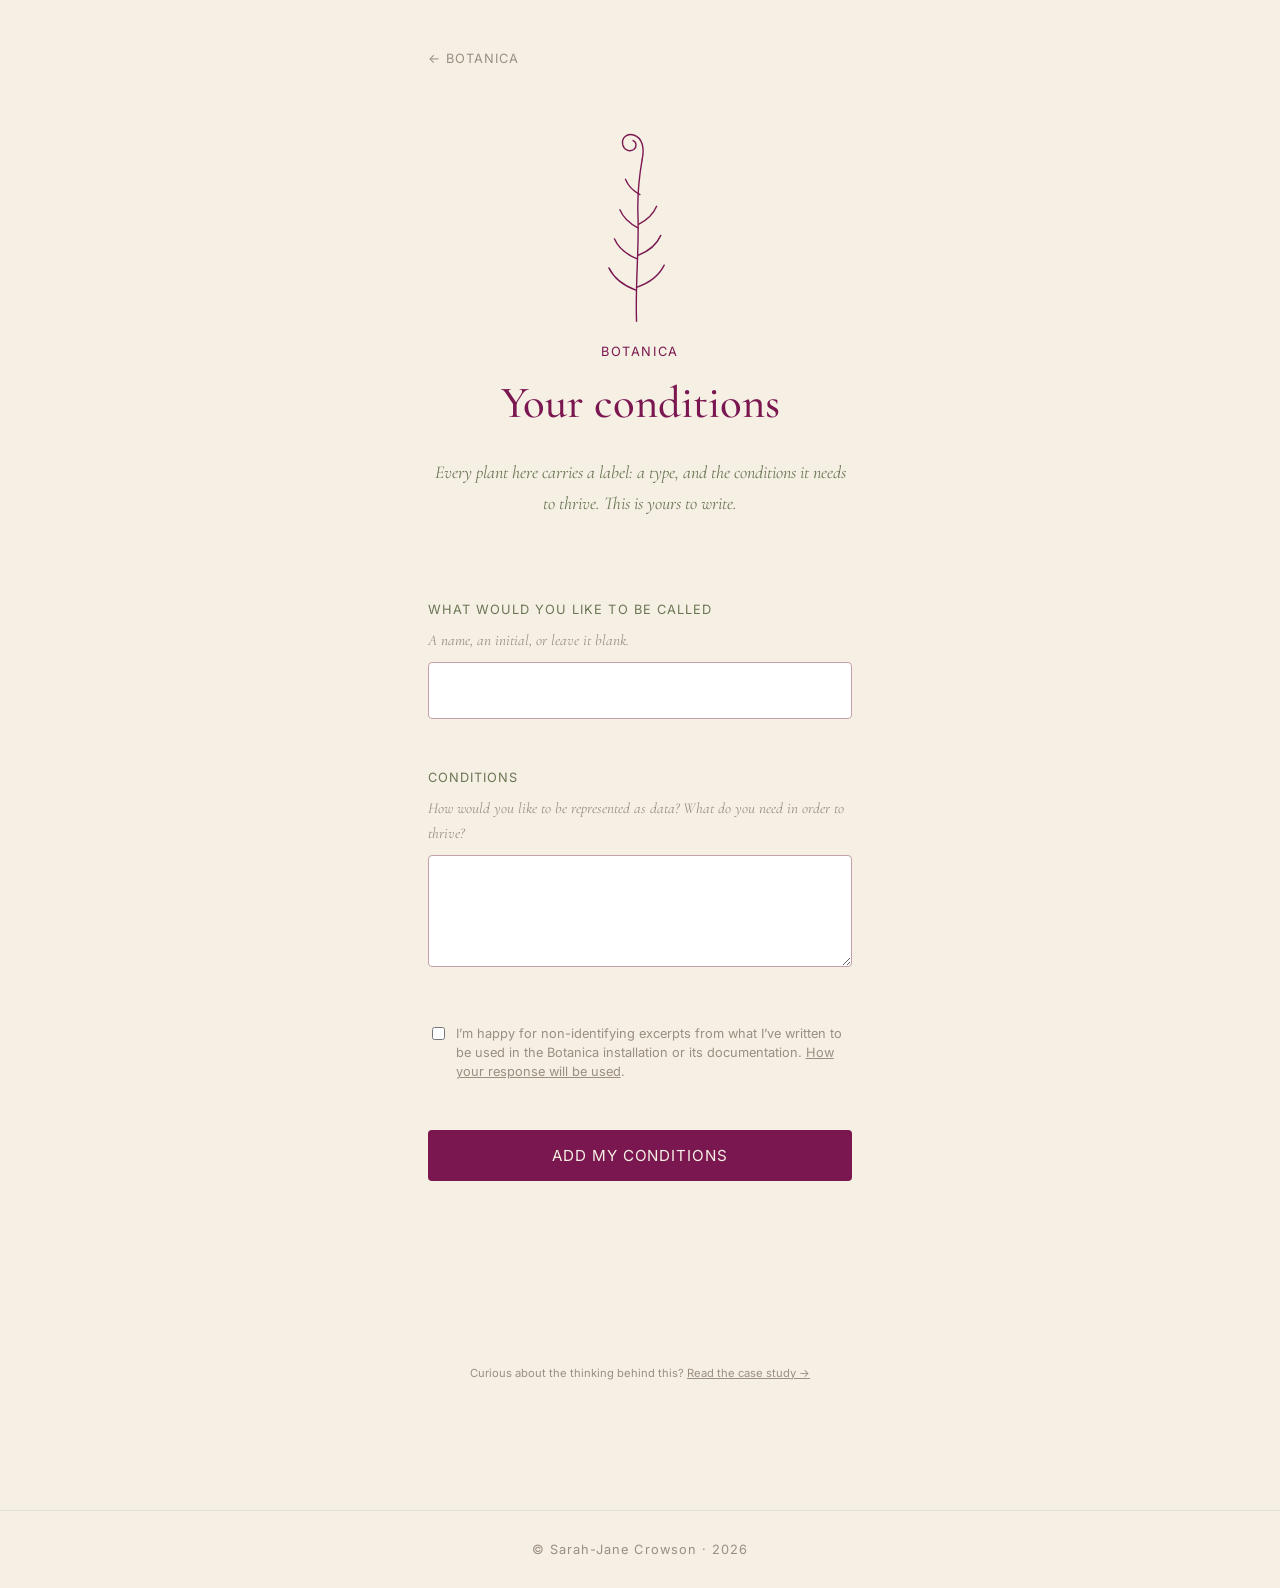
<file: case-studies/botanica-participate.html>
<!DOCTYPE html>
<html lang="en">
<head>
<meta charset="UTF-8">
<meta name="viewport" content="width=device-width, initial-scale=1.0">
<title>Botanica — Your Conditions — Sarah-Jane Crowson</title>
<link rel="preconnect" href="https://fonts.googleapis.com">
<link href="https://fonts.googleapis.com/css2?family=Cormorant+Garamond:ital,wght@0,400;0,500;1,400&family=EB+Garamond:ital,wght@0,400;0,500;1,400&family=Inter:wght@400;500&display=swap" rel="stylesheet">
<link rel="stylesheet" href="../assets/css/tokens.css">
<style>

  /* This page is the inverse of the case study: mobile-first, minimal
     reading, one clear invitation, answerable in under a minute. Same
     design system, same register — but structurally almost opposite. */

  body { background: var(--cream); }

  .bp-wrap {
    max-width: 30rem;
    margin: 0 auto;
    padding: var(--space-4) var(--space-3) var(--space-6);
  }

  .bp-back {
    display: block;
    font-family: var(--font-sans);
    font-size: var(--text-xs);
    letter-spacing: 0.08em;
    text-transform: uppercase;
    color: var(--warm-grey);
    text-decoration: none;
    margin-bottom: var(--space-4);
  }
  .bp-back:hover { color: var(--magenta); }

  .bp-sprig-wrap { width: 90px; margin: 0 auto var(--space-2); }
  .bp-sprig-wrap svg { width: 100%; height: auto; display: block; }

  .bp-eyebrow {
    display: block;
    text-align: center;
    font-family: var(--font-sans);
    font-size: var(--text-xs);
    letter-spacing: 0.12em;
    text-transform: uppercase;
    color: var(--magenta);
    margin-bottom: var(--space-2);
  }
  .bp-title {
    text-align: center;
    font-size: clamp(1.8rem, 7vw, var(--text-xl));
    color: var(--magenta);
    margin-bottom: var(--space-3);
  }
  .bp-intro {
    font-family: var(--font-display);
    font-style: italic;
    color: var(--olive);
    text-align: center;
    max-width: 26rem;
    margin: 0 auto var(--space-5);
    line-height: 1.7;
  }

  .bp-field { margin-bottom: var(--space-4); }
  .bp-label {
    display: block;
    font-family: var(--font-sans);
    font-size: var(--text-xs);
    letter-spacing: 0.08em;
    text-transform: uppercase;
    color: var(--olive);
    margin-bottom: var(--space-1);
  }
  .bp-hint {
    font-family: var(--font-display);
    font-style: italic;
    font-size: var(--text-sm);
    color: var(--warm-grey);
    margin: 0 0 0.6em;
  }
  .bp-input, .bp-textarea {
    width: 100%;
    font-family: var(--font-body);
    font-size: var(--text-base);
    color: var(--navy);
    background: #fff;
    border: 1px solid var(--mauve-pink);
    border-radius: var(--radius-slide);
    padding: var(--space-2);
  }
  .bp-input:focus, .bp-textarea:focus {
    outline: 2px solid var(--magenta);
    outline-offset: 1px;
  }
  .bp-textarea { min-height: 7rem; resize: vertical; line-height: 1.6; }

  .bp-consent {
    display: flex;
    align-items: flex-start;
    gap: 0.6em;
    font-family: var(--font-sans);
    font-size: var(--text-xs);
    color: var(--warm-grey);
    line-height: 1.5;
    margin-bottom: var(--space-4);
  }
  .bp-consent input { margin-top: 0.2em; flex: 0 0 auto; }

  .bp-submit {
    display: block;
    width: 100%;
    font-family: var(--font-sans);
    font-size: var(--text-sm);
    letter-spacing: 0.06em;
    text-transform: uppercase;
    color: var(--cream);
    background: var(--magenta);
    border: none;
    border-radius: var(--radius-slide);
    padding: var(--space-2) var(--space-3);
    cursor: pointer;
    transition: background 0.2s ease;
  }
  .bp-submit:hover { background: var(--navy); }
  .bp-submit:disabled { opacity: 0.6; cursor: default; }

  .bp-status {
    margin-top: var(--space-3);
    font-family: var(--font-display);
    font-style: italic;
    text-align: center;
    min-height: 1.5em;
  }
  .bp-status.is-error { color: var(--magenta); font-style: normal; font-family: var(--font-sans); font-size: var(--text-sm); }

  /* Thank-you state: form hides, a settled reflection remains */
  .bp-form.is-sent { display: none; }
  .bp-thankyou { display: none; text-align: center; }
  .bp-thankyou.is-visible { display: block; }
  .bp-thankyou p { font-family: var(--font-display); font-style: italic; color: var(--magenta); font-size: var(--text-md); line-height: 1.7; }

  .bp-footer {
    margin-top: var(--space-6);
    text-align: center;
    font-family: var(--font-sans);
    font-size: 0.7rem;
    color: var(--warm-grey);
  }
  .bp-footer a { color: var(--warm-grey); }

</style>
</head>
<body>

  <div class="bp-wrap">

    <a class="bp-back" href="botanica.html">← Botanica</a>

    <div class="bp-sprig-wrap" id="bp-sprig-wrap" aria-hidden="true">
      <!-- THE SPRIG — see GLOSSARY.md. Greets each visitor once on arrival. -->
      <svg viewBox="0 0 130 300" xmlns="http://www.w3.org/2000/svg">
        <style>
          .bp-sprig-wrap path {
            fill: none; stroke: var(--magenta); stroke-width: 2;
            stroke-linecap: round; stroke-dasharray: 1; stroke-dashoffset: 1;
          }
          .bp-sprig-wrap.is-growing path { animation: bp-sprig-grow 1.4s ease-out forwards; }
          .bp-sprig-wrap.is-growing path:nth-child(1) { animation-duration: 2.2s; }
          .bp-sprig-wrap.is-growing path:nth-child(2) { animation-delay: 0.6s; }
          .bp-sprig-wrap.is-growing path:nth-child(3) { animation-delay: 0.8s; }
          .bp-sprig-wrap.is-growing path:nth-child(4) { animation-delay: 1.0s; }
          .bp-sprig-wrap.is-growing path:nth-child(5) { animation-delay: 1.2s; }
          .bp-sprig-wrap.is-growing path:nth-child(6) { animation-delay: 1.4s; }
          .bp-sprig-wrap.is-growing path:nth-child(7) { animation-delay: 1.6s; }
          .bp-sprig-wrap.is-growing path:nth-child(8) { animation-delay: 1.8s; }
          .bp-sprig-wrap.is-growing path:nth-child(9) { animation-delay: 2.0s; animation-duration: 1.8s; }
          @keyframes bp-sprig-grow { to { stroke-dashoffset: 0; } }
          @media (prefers-reduced-motion: reduce) {
            .bp-sprig-wrap.is-growing path { animation: none; stroke-dashoffset: 0; }
          }
        </style>
        <path pathLength="1" d="M60 295 C 58 240, 64 190, 62 140 C 61 110, 64 85, 68 62" />
        <path pathLength="1" d="M59 250 C 42 244, 28 234, 20 218" />
        <path pathLength="1" d="M60 246 C 78 240, 92 230, 100 214" />
        <path pathLength="1" d="M61 205 C 46 199, 34 190, 28 176" />
        <path pathLength="1" d="M62 200 C 77 194, 89 185, 95 171" />
        <path pathLength="1" d="M62 160 C 50 154, 41 146, 36 134" />
        <path pathLength="1" d="M63 155 C 75 149, 84 141, 89 129" />
        <path pathLength="1" d="M65 112 C 55 107, 48 100, 44 90" />
        <path pathLength="1" d="M68 62 C 72 44, 68 30, 56 26 C 46 23, 38 30, 40 40 C 42 48, 50 51, 56 47 C 61 43, 60 36, 55 34" />
      </svg>
    </div>

    <span class="bp-eyebrow">Botanica</span>
    <h1 class="bp-title">Your conditions</h1>
    <p class="bp-intro">Every plant here carries a label: a type, and the conditions it needs to thrive. This is yours to write.</p>

    <form class="bp-form" id="bp-form" action="https://formspree.io/f/xvzjdyon" method="POST">

      <div class="bp-field">
        <label class="bp-label" for="bp-name">What would you like to be called</label>
        <p class="bp-hint">A name, an initial, or leave it blank.</p>
        <input class="bp-input" type="text" id="bp-name" name="name" maxlength="80">
      </div>

      <div class="bp-field">
        <label class="bp-label" for="bp-conditions">Conditions</label>
        <p class="bp-hint">How would you like to be represented as data? What do you need in order to thrive?</p>
        <textarea class="bp-textarea" id="bp-conditions" name="conditions" required maxlength="600"></textarea>
      </div>

      <label class="bp-consent">
        <input type="checkbox" name="consent" value="yes" required>
        <span>I’m happy for non-identifying excerpts from what I’ve written to be used in the Botanica installation or its documentation. <a href="../how-your-response-is-used.html">How your response will be used</a>.</span>
      </label>

      <!-- Spam trap: real visitors never fill this in. Formspree ignores
           submissions where this field is non-empty if configured to. -->
      <input type="text" name="_gotcha" style="display:none" tabindex="-1" autocomplete="off">

      <button class="bp-submit" type="submit" id="bp-submit">Add my conditions</button>

      <p class="bp-status" id="bp-status" role="status"></p>
    </form>

    <div class="bp-thankyou" id="bp-thankyou">
      <p>Thank you. Your conditions have been added — one more entry in something still growing.</p>
    </div>

    <div class="bp-footer">
      <p>Curious about the thinking behind this? <a href="botanica.html">Read the case study →</a></p>
    </div>

  </div>

<script>
  // Growth motif: fires once on arrival, no scroll needed — this page has
  // almost nothing to scroll through.
  window.addEventListener('DOMContentLoaded', () => {
    document.getElementById('bp-sprig-wrap').classList.add('is-growing');
  });

  // Progressive enhancement: submit via fetch so the visitor never leaves
  // this page. Falls back to a normal form POST (and Formspree's own
  // confirmation page) if JS fails or is unavailable.
  const form = document.getElementById('bp-form');
  const statusEl = document.getElementById('bp-status');
  const submitBtn = document.getElementById('bp-submit');
  const thankyou = document.getElementById('bp-thankyou');

  form.addEventListener('submit', async (e) => {
    e.preventDefault();
    statusEl.textContent = '';
    statusEl.classList.remove('is-error');
    submitBtn.disabled = true;
    submitBtn.textContent = 'Sending…';

    try {
      const response = await fetch(form.action, {
        method: 'POST',
        body: new FormData(form),
        headers: { 'Accept': 'application/json' }
      });
      if (response.ok) {
        form.classList.add('is-sent');
        thankyou.classList.add('is-visible');
      } else {
        throw new Error('Form service returned an error');
      }
    } catch (err) {
      statusEl.textContent = "Something went wrong — please try again, or come back to this page in a moment.";
      statusEl.classList.add('is-error');
      submitBtn.disabled = false;
      submitBtn.textContent = 'Add my conditions';
    }
  });
</script>

<footer class="site-colophon">
  <p>© Sarah-Jane Crowson · 2026</p>
</footer>
<script data-goatcounter="https://sjfc.goatcounter.com/count"
        async src="//gc.zgo.at/count.js"></script>
</body>
</html>
</file>
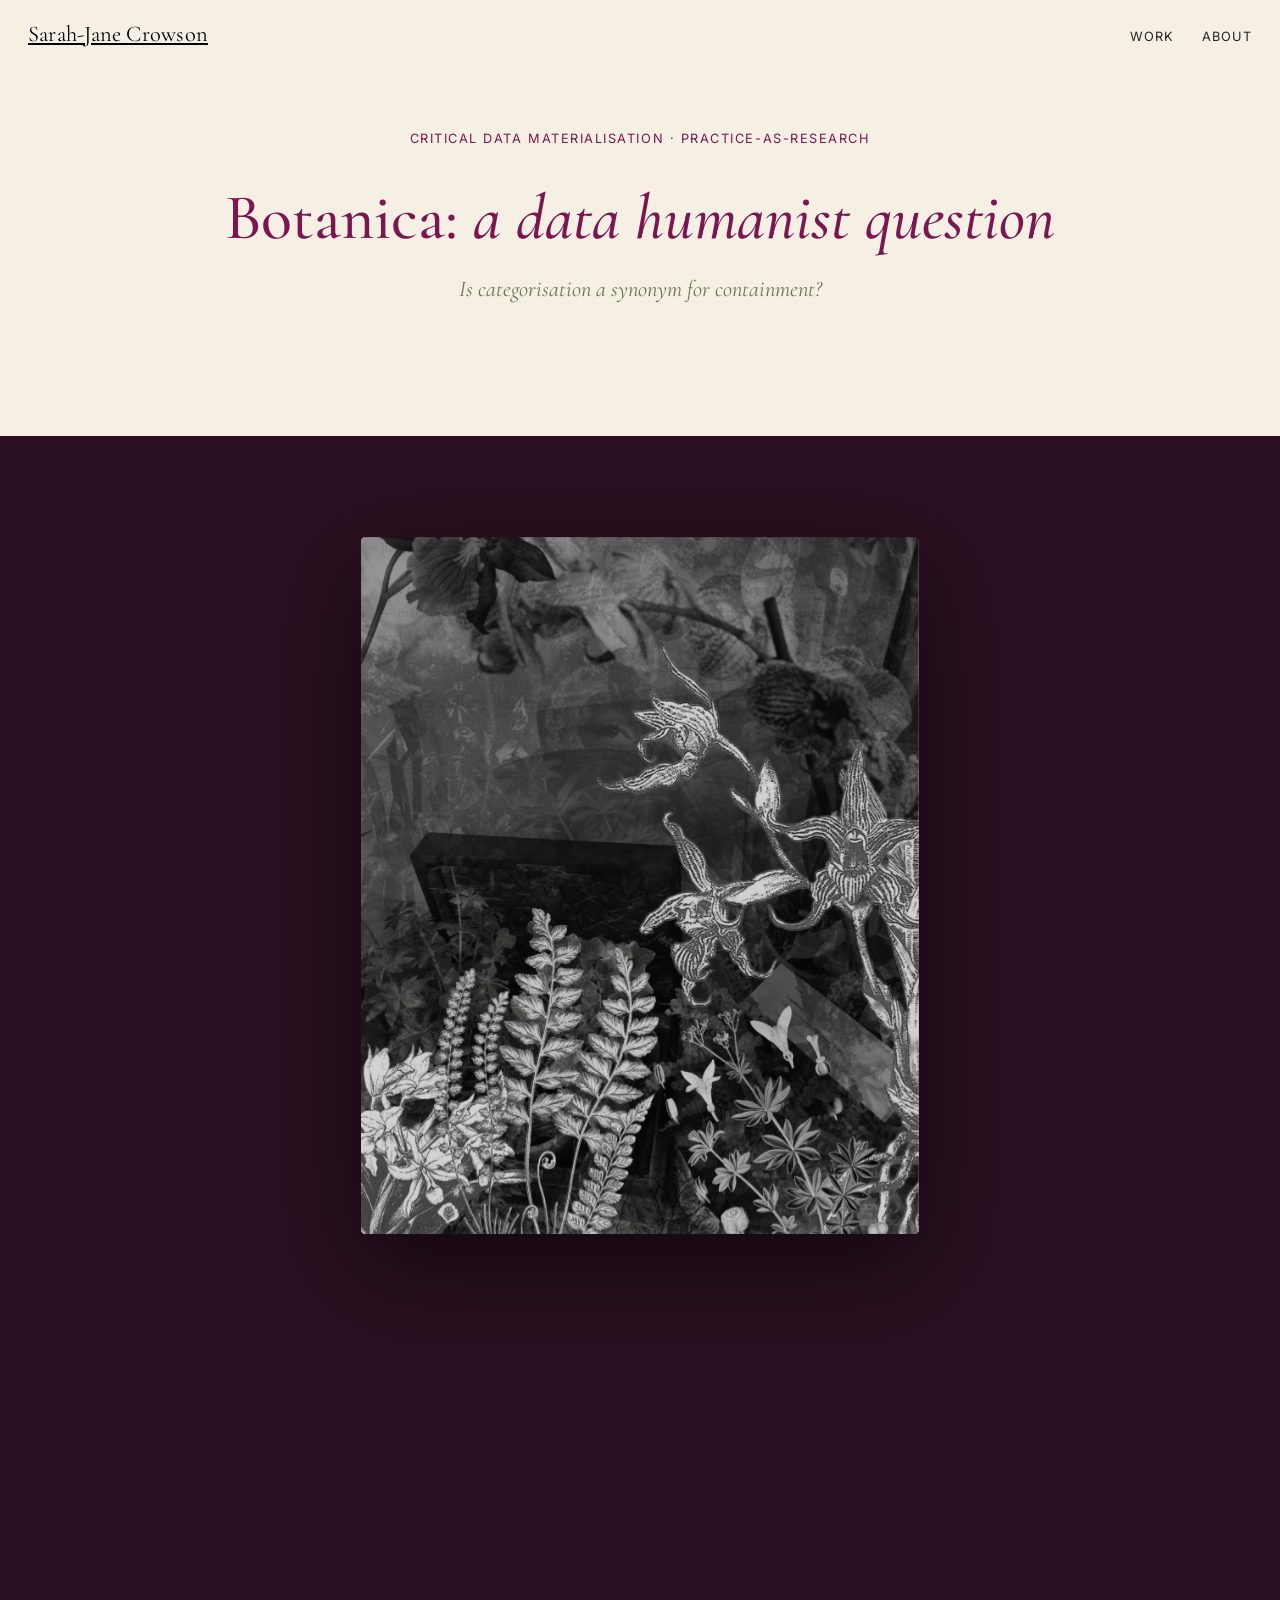
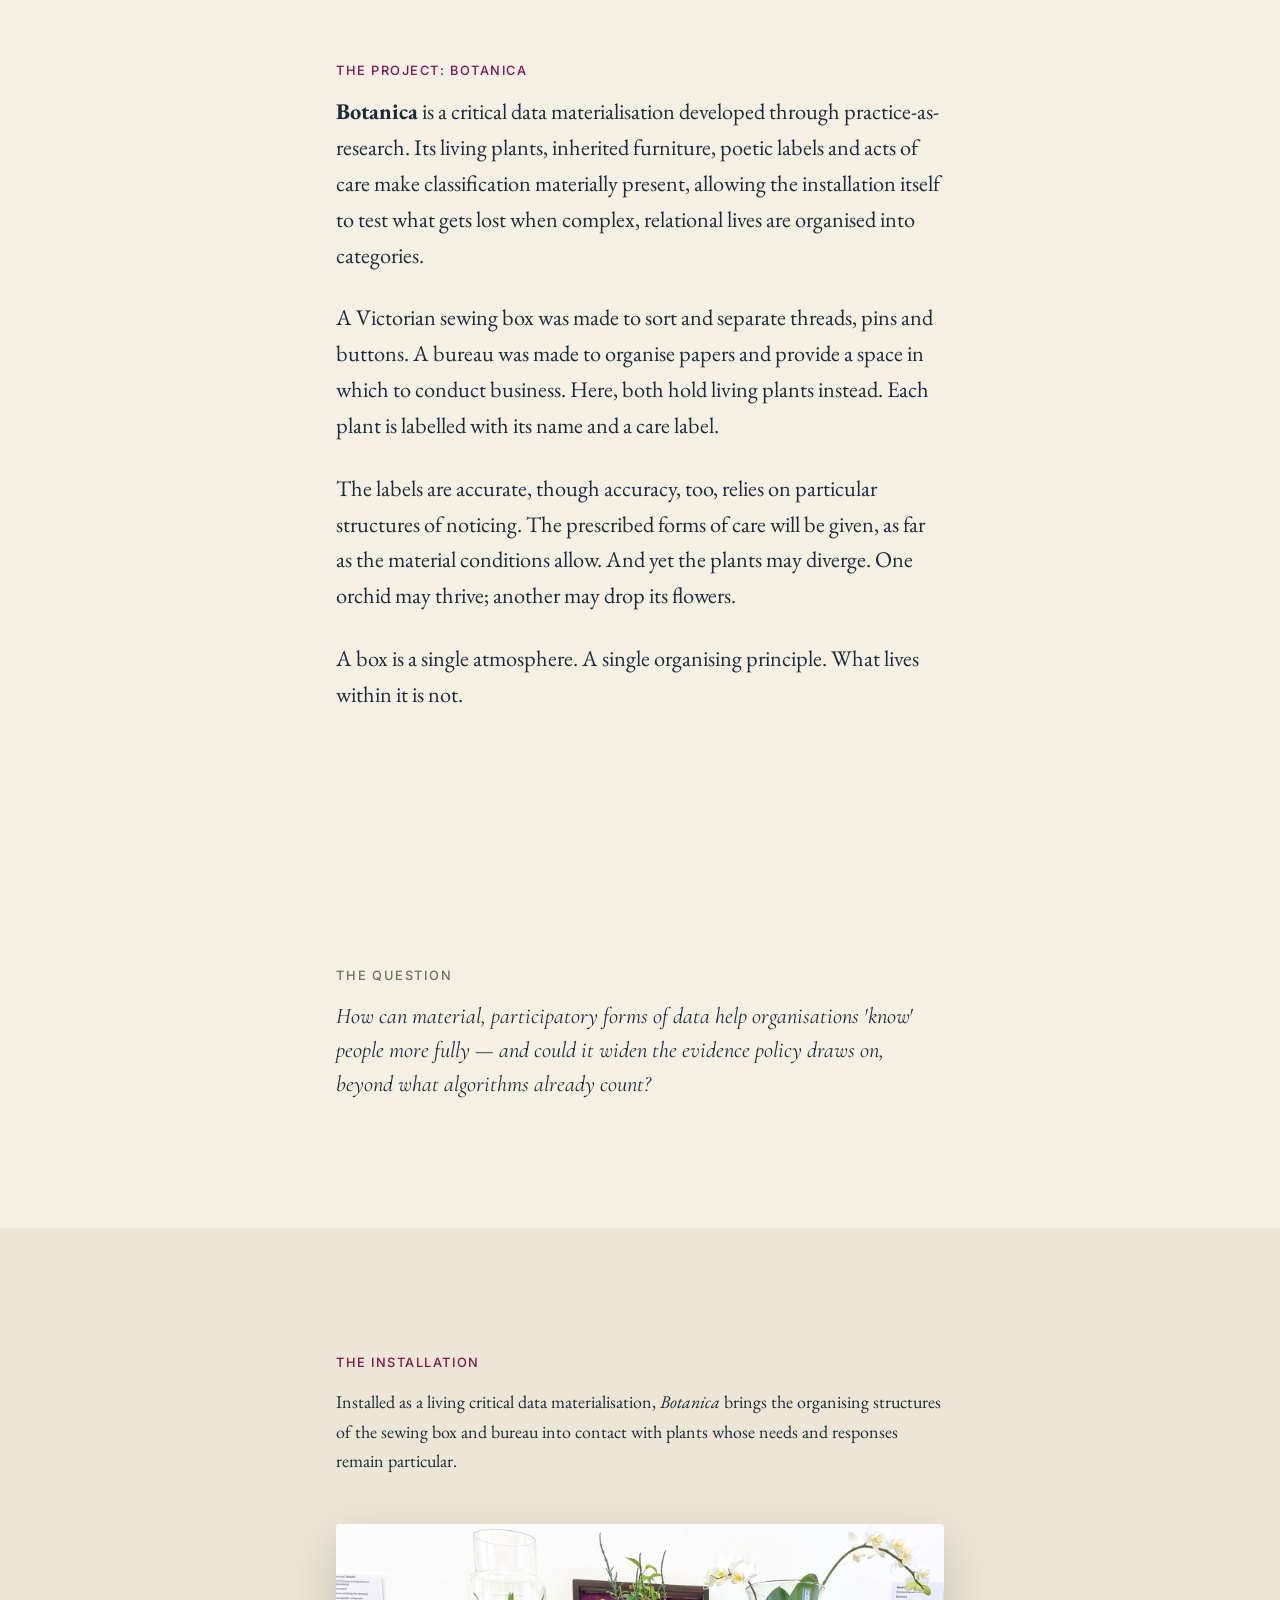
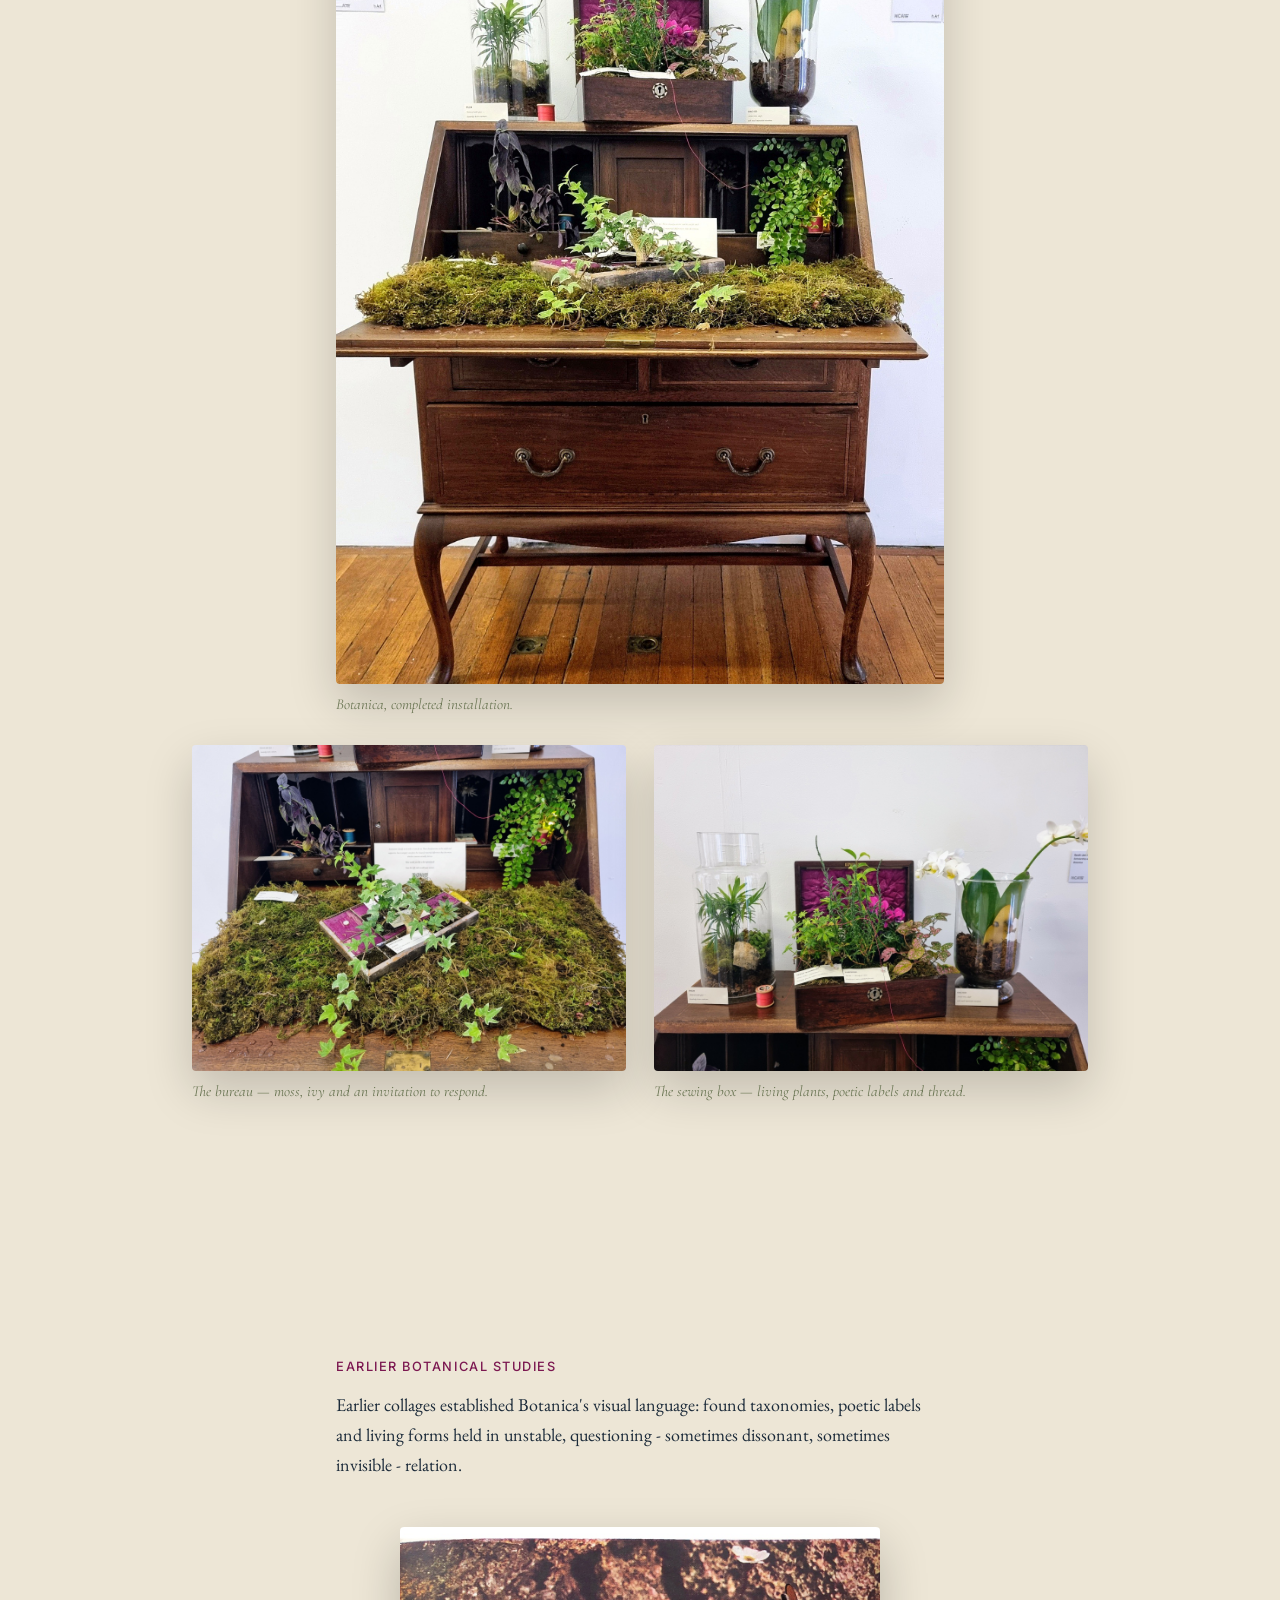
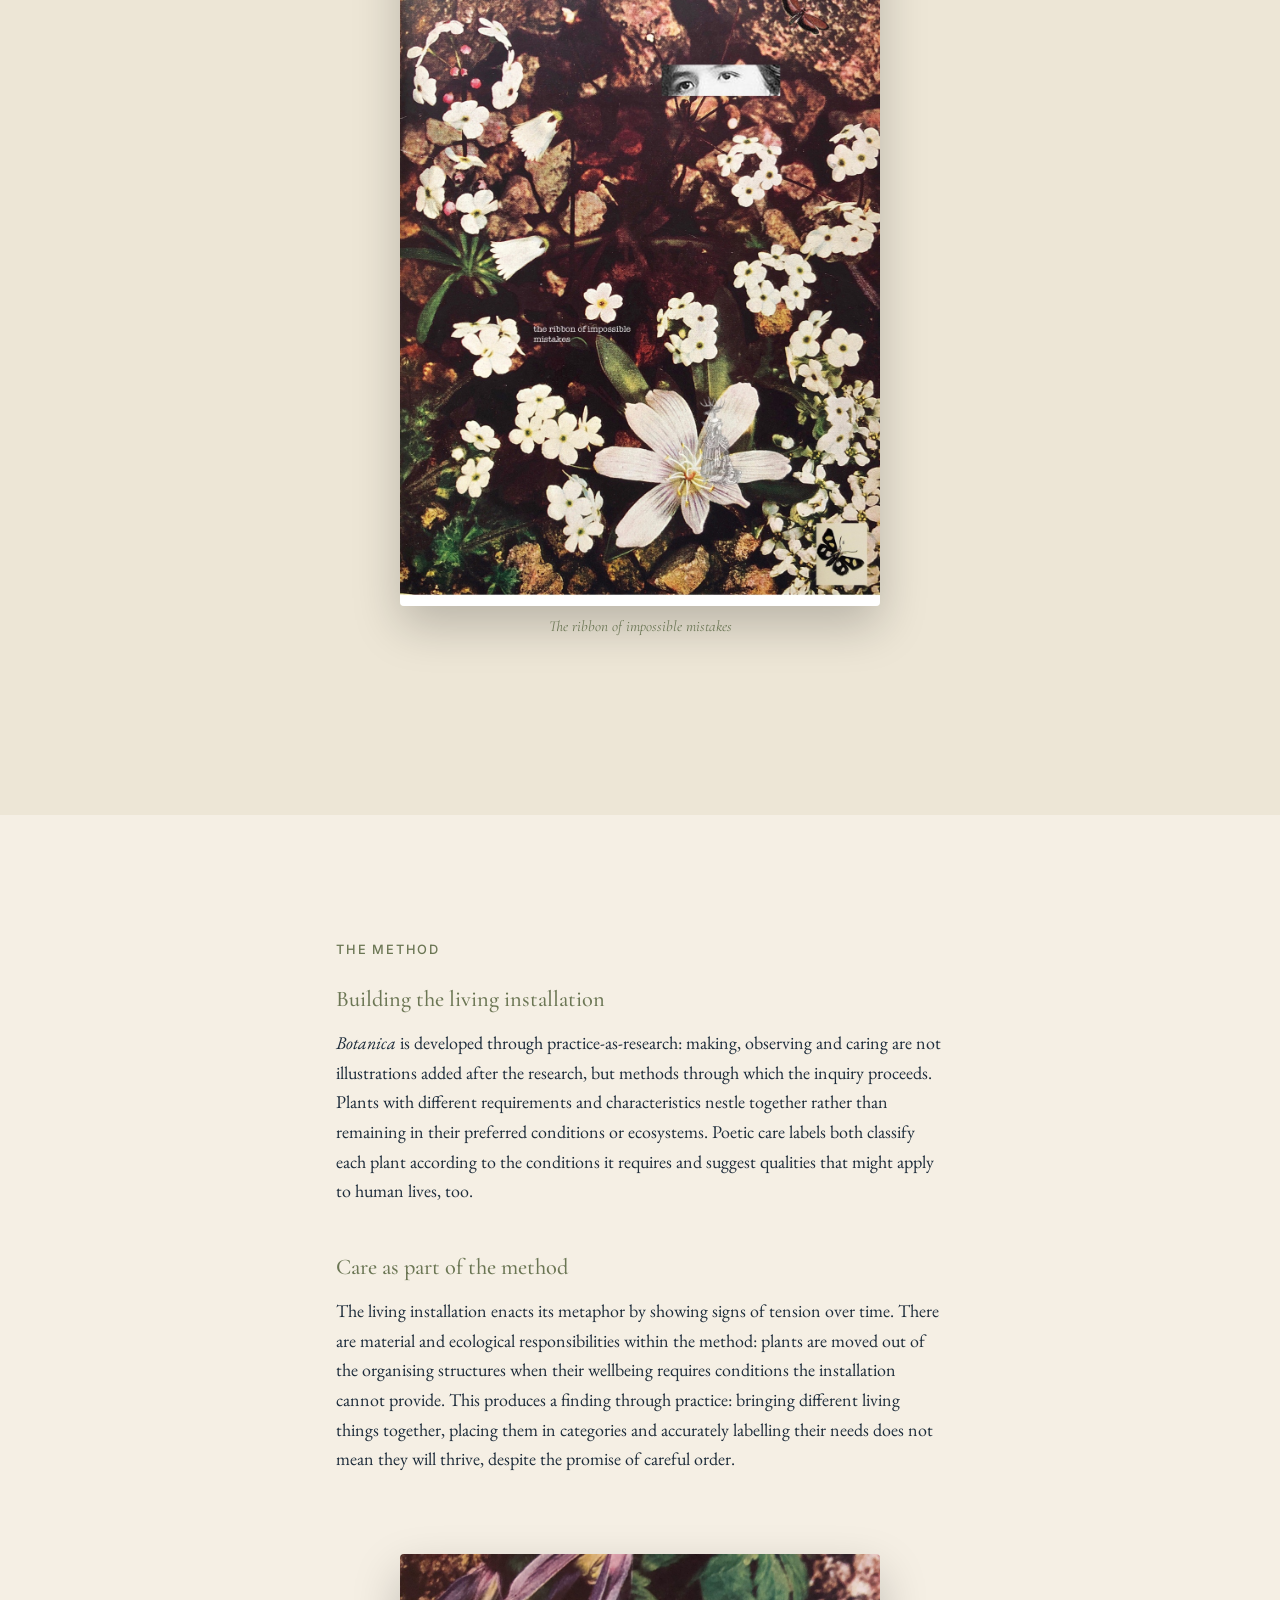
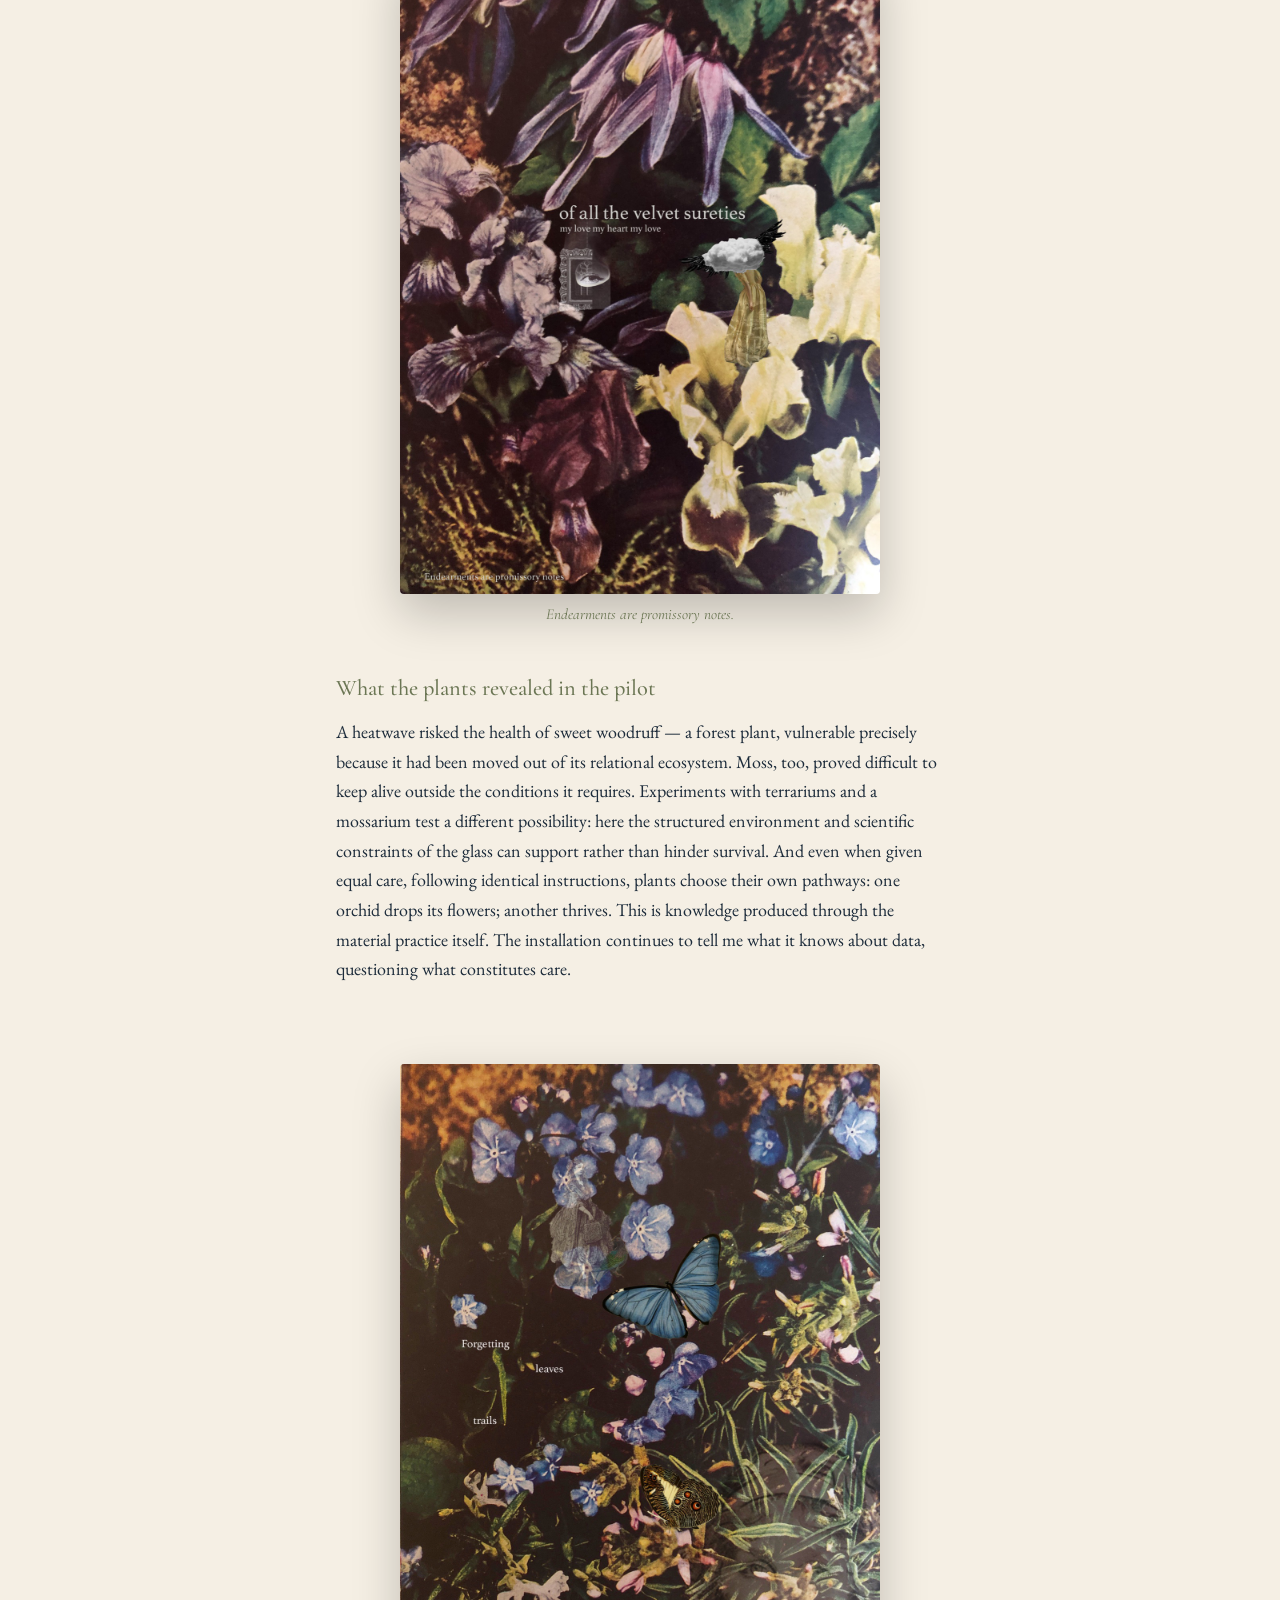
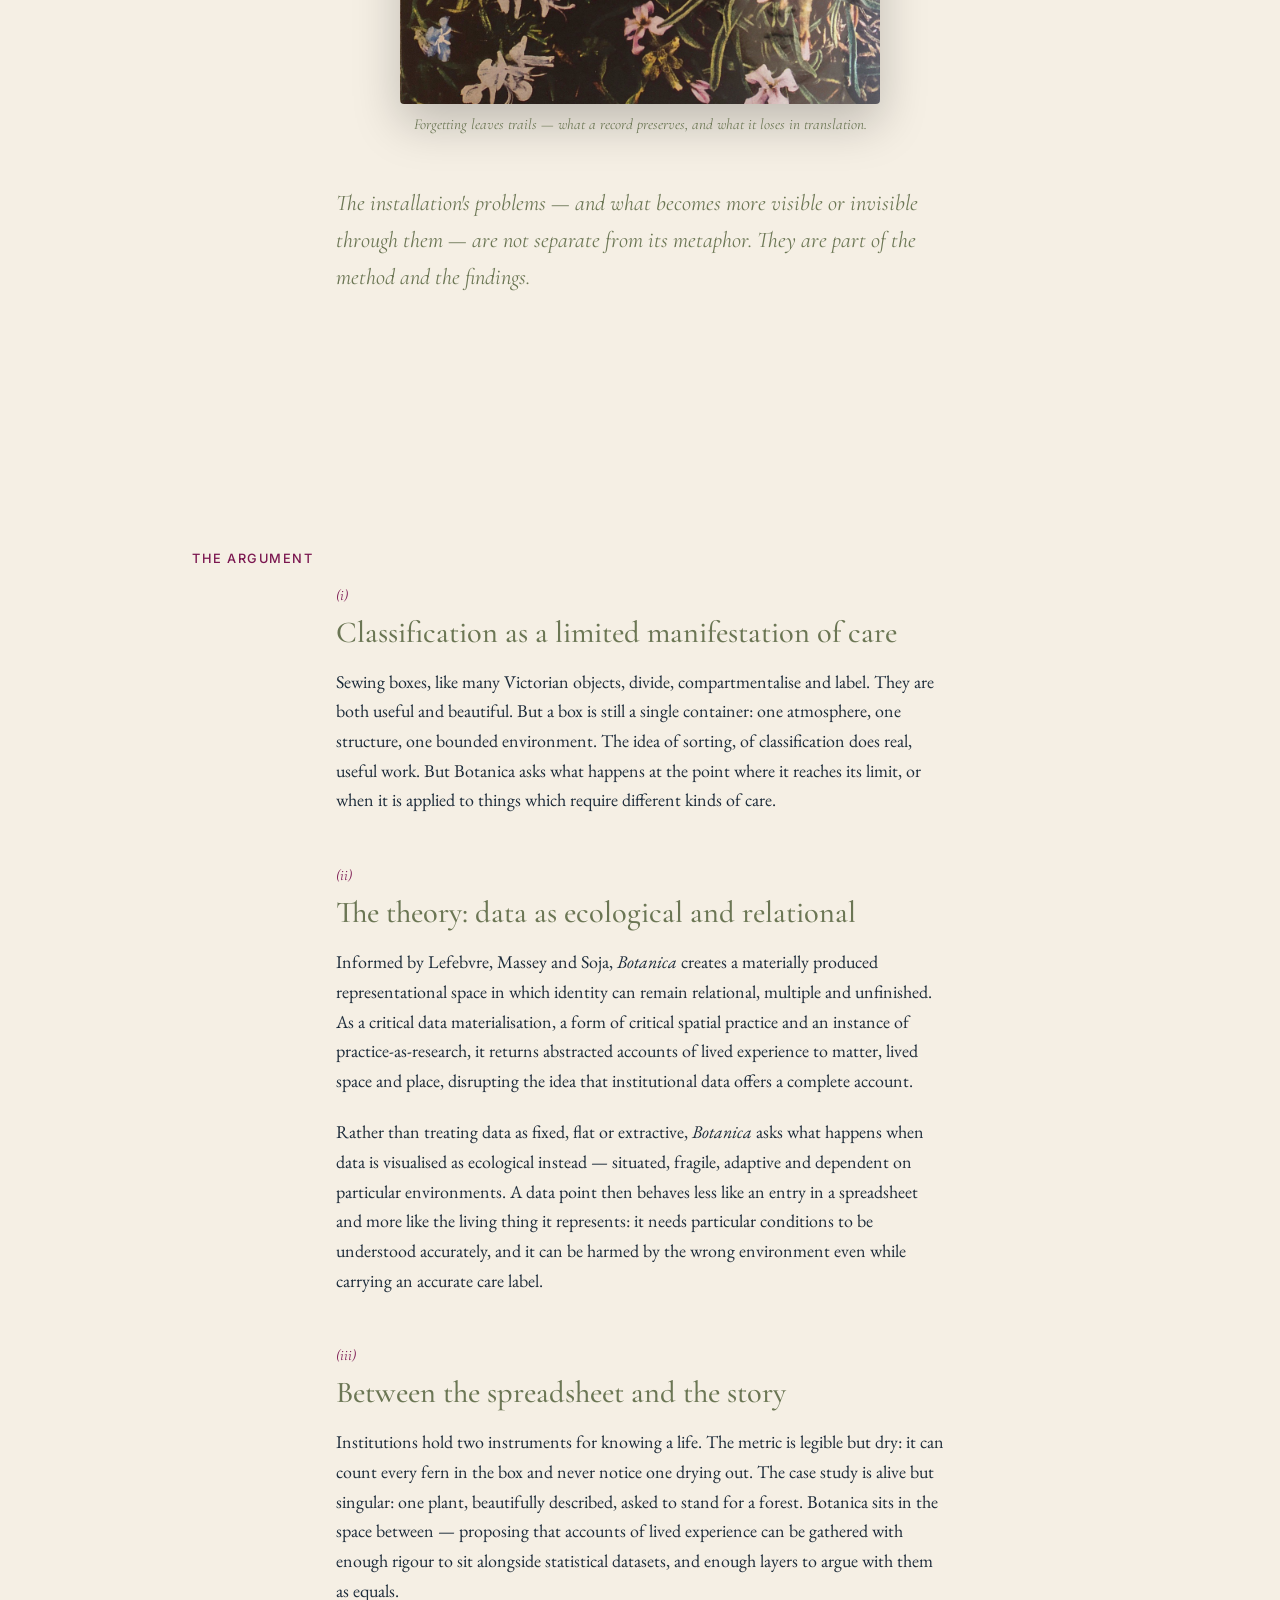
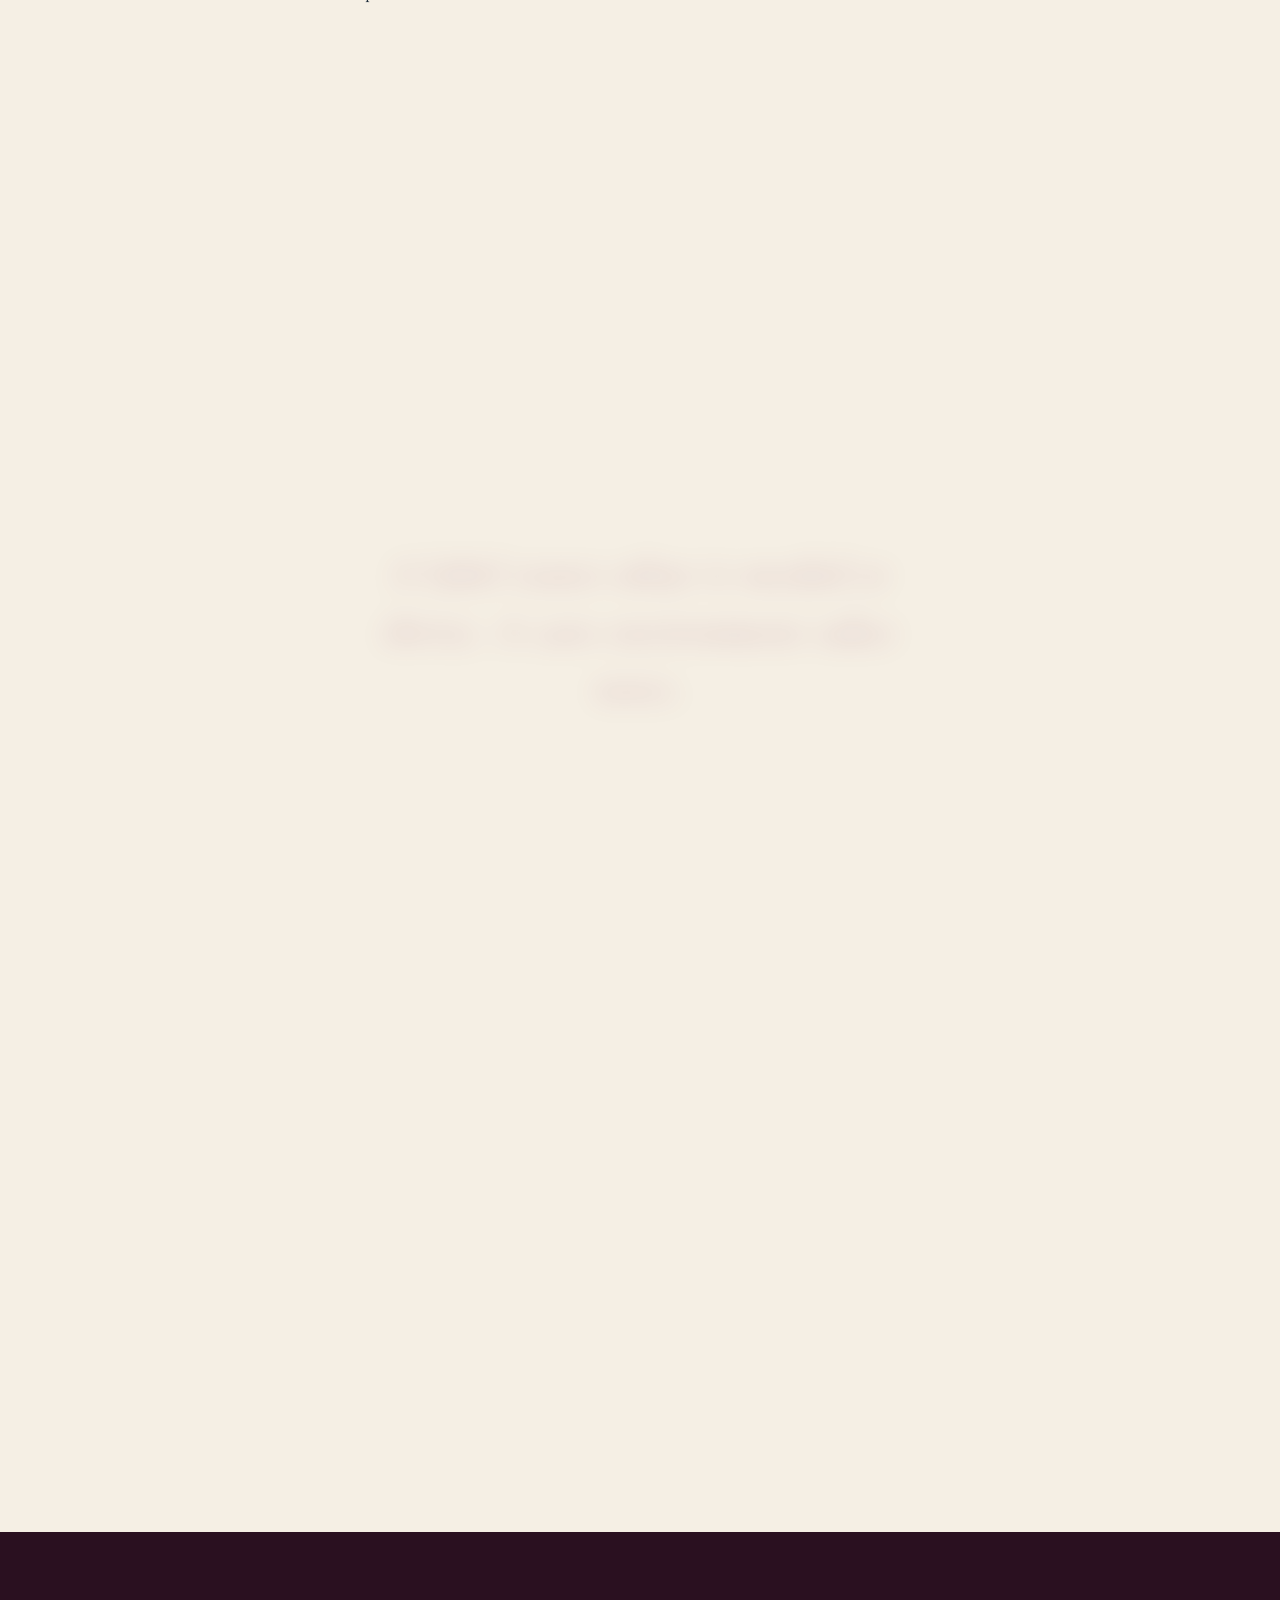
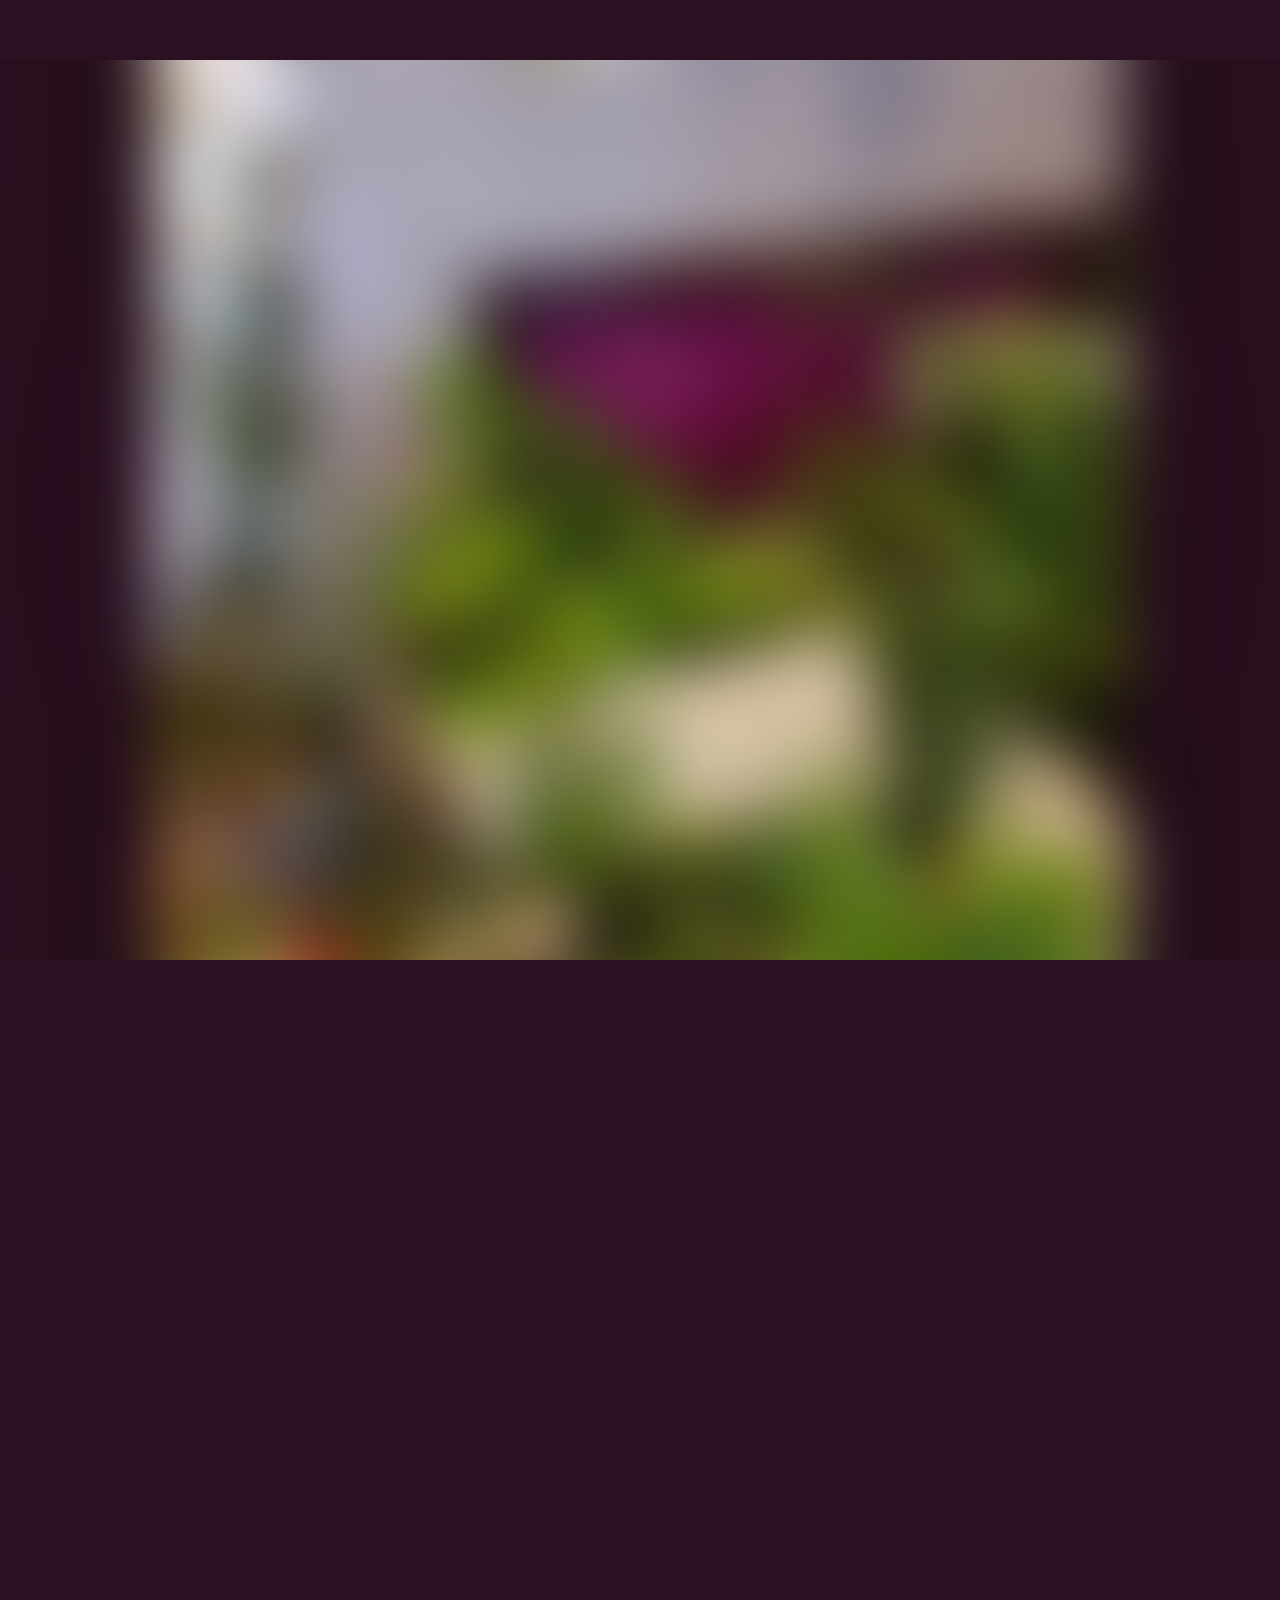
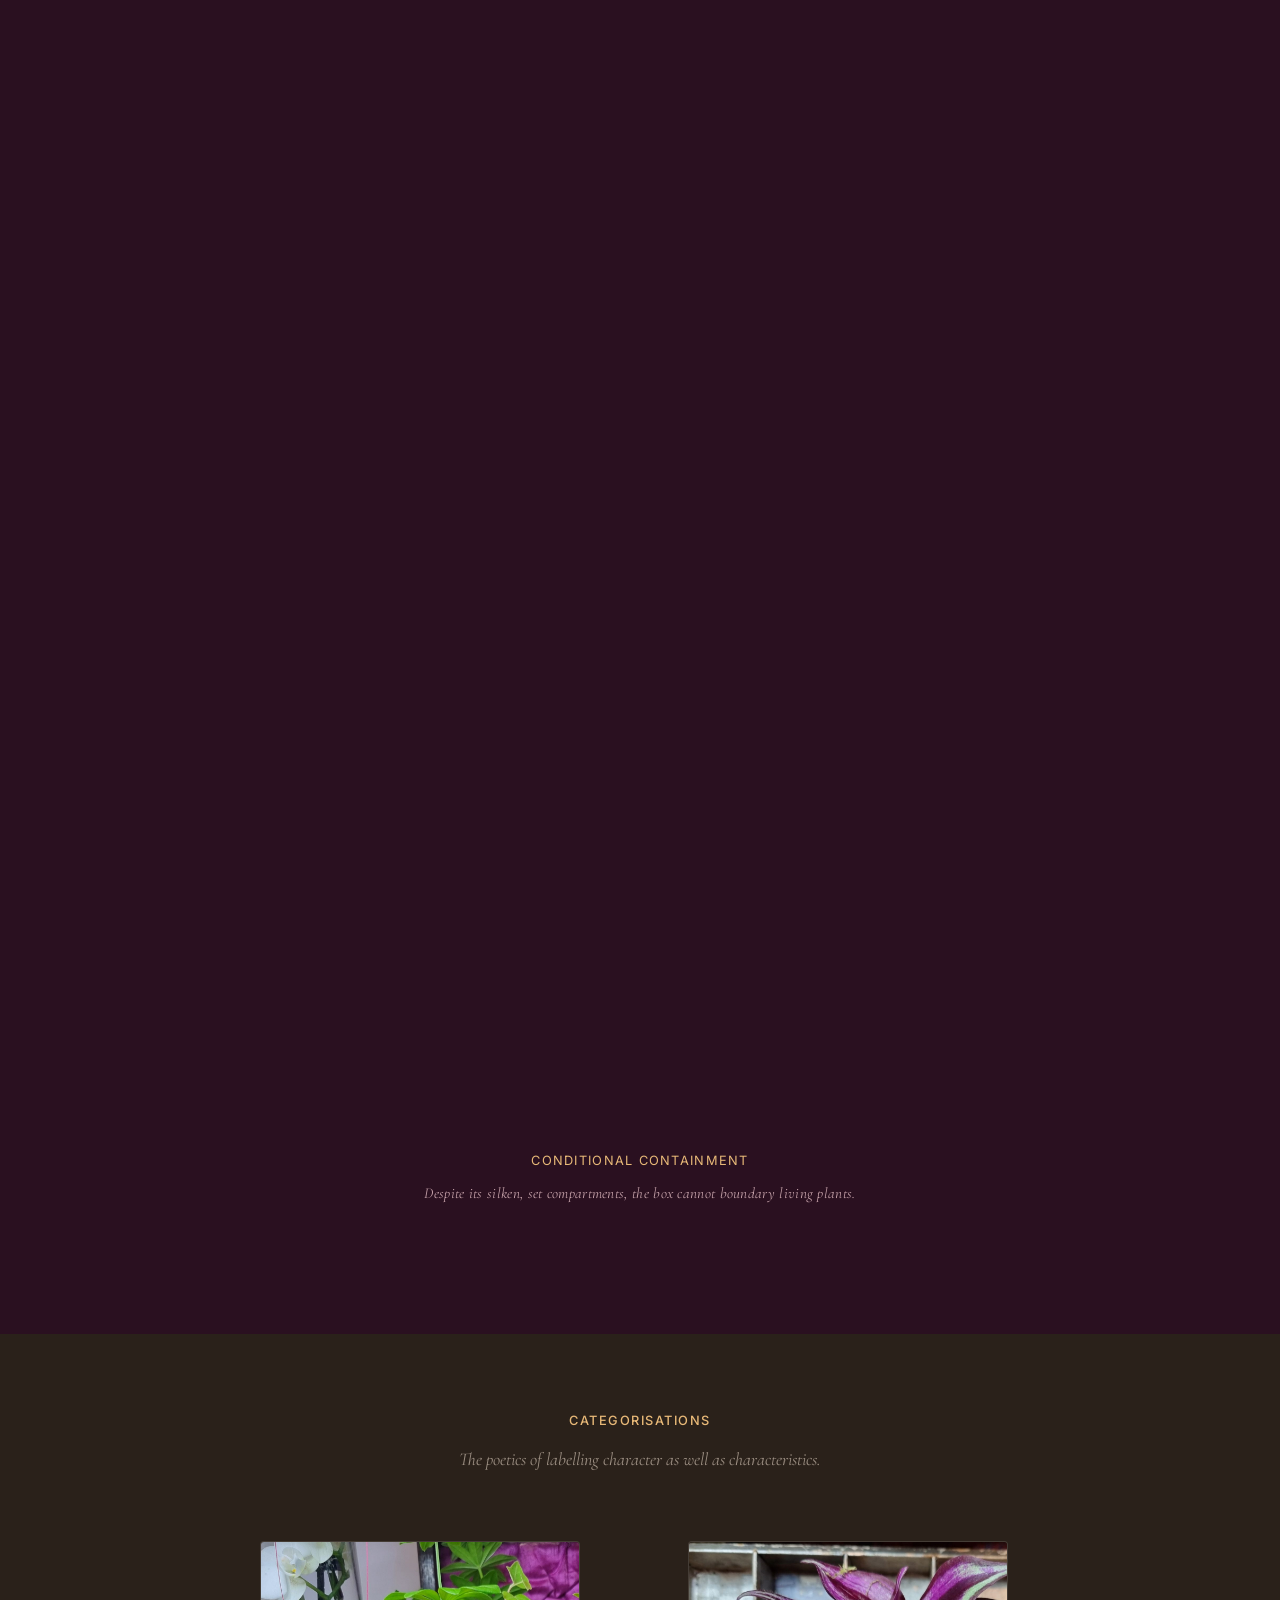
<file: case-studies/botanica.html>
<!DOCTYPE html>
<html lang="en">
<head>
<meta charset="UTF-8">
<meta name="viewport" content="width=device-width, initial-scale=1.0">
<title>Botanica: A Data Humanist Question — Sarah-Jane Crowson</title>
<meta name="description" content="Botanica is a critical data materialisation and practice-as-research installation using living plants, a Victorian sewing box and a bureau to question how classification shapes care.">
<link rel="preconnect" href="https://fonts.googleapis.com">
<link href="https://fonts.googleapis.com/css2?family=Cormorant+Garamond:ital,wght@0,400;0,500;1,400&amp;family=EB+Garamond:ital,wght@0,400;0,500;1,400&amp;family=Inter:wght@400;500&amp;display=swap" rel="stylesheet">
<link rel="stylesheet" href="../assets/css/tokens.css">
<style>

  body.bo-page { background: var(--cream); }

  .bo-sequence {
    --page-ground: #2A1020;
    --page-ink: var(--cream);
    background: var(--page-ground);
    color: var(--page-ink);
    padding: var(--space-5) 0;
    position: relative;
  }
  .bo-sequence .proj-base-img { opacity: 0.2; }
  .bo-sequence .proj-sticky::after {
    content: "";
    position: absolute;
    inset: -15%;
    background: radial-gradient(circle at center, rgba(123, 23, 80, 0.22), transparent 62%);
    pointer-events: none;
    z-index: 0;
  }
  .bo-sequence .ml-slide__caption-title {
    font-family: var(--font-sans);
    font-size: var(--text-xs);
    letter-spacing: 0.1em;
    text-transform: uppercase;
  }

  /* ---- Opening: SPECIMEN COLOUR RETURN ---- */
  .bo-materialise__runway {
    height: 300vh;
    position: relative;
    background: #2A1020;
  }
  .bo-materialise__sticky {
    position: sticky;
    top: 0;
    height: 100vh;
    display: flex;
    align-items: center;
    justify-content: center;
    padding: var(--space-3) var(--space-2);
  }
  .bo-materialise__frame {
    position: relative;
    width: min(88vw, 36rem, 62vh);
    aspect-ratio: 4 / 5;
    overflow: hidden;
    border-radius: var(--radius-slide);
    box-shadow: 0 2rem 6rem rgba(0,0,0,0.55);
  }
  .bo-materialise__frame img {
    position: absolute;
    inset: 0;
    width: 100%;
    height: 100%;
    object-fit: cover;
    object-position: 50% 92%;
    filter: grayscale(0.94) saturate(0.12) contrast(0.96) brightness(0.86);
    will-change: object-position, filter;
  }
  @media (prefers-reduced-motion: reduce) {
    .bo-materialise__runway {
      height: auto;
      padding: var(--space-5) 0;
    }
    .bo-materialise__sticky {
      position: relative;
      height: auto;
    }
    .bo-materialise__frame {
      width: min(88vw, 36rem, 62vh);
    }
    .bo-materialise__frame img {
      position: relative;
      object-position: 50% 50%;
      filter: none;
    }
  }

  .bo-opening {
    display: flex;
    flex-direction: column;
    align-items: center;
    justify-content: center;
    background: var(--cream);
    padding: var(--space-6) var(--space-3);
    text-align: center;
  }
  .case-study-intro p{
  font-size: var(--text-md);
  line-height: 1.6;
}
  .bo-title-poem__title {
    font-size: clamp(2.4rem, 5vw, var(--text-2xl));
    color: var(--magenta);
    max-width: var(--measure-wide);
    margin: var(--space-2) auto var(--space-2);
  }
  .bo-title-poem__standfirst {
    font-family: var(--font-display);
    font-style: italic;
    font-size: var(--text-md);
    color: var(--olive);
    max-width: var(--measure-wide);
    margin: 0 auto var(--space-4);
  }
  .bo-title-poem .cs-inner p {
    max-width: var(--measure);
    margin-left: auto;
    margin-right: auto;
  }
  .bo-title-poem .cs-inner p + p {
    margin-top: 1.2em;
  }

  .bo-qm { background: var(--cream); }
  .bo-qm .cs-inner p {
    max-width: var(--measure);
    margin-left: auto;
    margin-right: auto;
  }
  .bo-qm .cs-inner p + p {
    margin-top: 1.2em;
  }
  .qm-heading {
    font-family: var(--font-sans);
    font-size: var(--text-xs);
    letter-spacing: 0.14em;
    text-transform: uppercase;
    font-weight: 500;
    color: var(--olive);
    margin: 0 0 var(--space-2);
  }
  .qm-question {
    font-family: var(--font-display);
    font-style: italic;
    font-size: var(--text-md);
    line-height: 1.5;
    max-width: var(--measure);
  }

  .bo-argument__item {
    max-width: var(--measure);
    margin: 0 auto var(--space-4);
  }
  .bo-argument__number {
    font-family: var(--font-display);
    font-style: italic;
    color: var(--magenta);
    font-size: var(--text-sm);
    display: block;
    margin-bottom: var(--space-1);
  }
  .bo-argument__item h3 {
    font-size: var(--text-lg);
    color: var(--olive);
    margin-bottom: var(--space-2);
  }

  .bo-argument__figure {
    max-width: 26rem;
    margin: var(--space-4) auto;
  }
  .bo-argument__figure img {
    width: 100%;
    border-radius: var(--radius-slide);
    box-shadow: 0 1rem 3rem rgba(0,0,0,0.25);
  }
  .bo-argument__figure figcaption {
    font-family: var(--font-display);
    font-style: italic;
    font-size: var(--text-sm);
    color: var(--olive);
    text-align: center;
    margin-top: var(--space-1);
  }

  .bo-studies { background: #EDE6D6; }

  .bo-installation { background: #EDE6D6; }
  .bo-installation__intro {
    max-width: var(--measure);
    margin: 0 auto var(--space-4);
  }
  .bo-installation__grid {
    display: grid;
    grid-template-columns: repeat(2, minmax(0, 1fr));
    gap: var(--space-3);
    max-width: var(--measure-wide);
    margin: 0 auto;
  }
  .bo-installation__figure {
    margin: 0;
  }
  .bo-installation__figure--wide {
    grid-column: 1 / -1;
  }
  .bo-installation__figure img {
    display: block;
    width: 100%;
    height: auto;
    border-radius: var(--radius-slide);
    box-shadow: 0 1.2rem 3rem rgba(0,0,0,0.18);
  }
  .bo-installation__figure--wide {
    width: min(100%, 38rem);
    justify-self: center;
  }
  .bo-installation__figure figcaption {
    font-family: var(--font-display);
    font-size: var(--text-sm);
    font-style: italic;
    color: var(--olive);
    margin-top: var(--space-1);
  }
  @media (max-width: 44rem) {
    .bo-installation__grid { grid-template-columns: 1fr; }
    .bo-installation__figure--wide { grid-column: auto; }
    .bo-installation__figure img { height: auto; }
  }

  .bo-study {
    max-width: 30rem;
    margin: var(--space-4) auto;
  }
  .bo-study img {
    width: 100%;
    border-radius: var(--radius-slide);
    box-shadow: 0 1.2rem 3rem rgba(0,0,0,0.22);
  }
  .bo-study figcaption {
    font-family: var(--font-display);
    font-size: var(--text-sm);
    font-style: italic;
    color: var(--olive);
    margin-top: var(--space-1);
    text-align: center;
  }
  .bo-qm .bo-study {
    margin-top: var(--space-5);
  }

  .bo-claim {
    background: var(--cream);
    --text-focus-color: var(--magenta);
  }

  .bo-plants {
    background: var(--deep-warm-grey);
    color: var(--cream);
    padding: var(--space-5) 0;
    position: relative;
    overflow: hidden;
  }
  .bo-plants__intro {
    text-align: center;
    padding: 0 var(--space-3) var(--space-4);
  }
  .bo-plants__intro .cs-eyebrow {
    color: var(--slide-amber);
  }
  .bo-plants__track {
    display: flex;
    gap: var(--space-3);
    overflow-x: auto;
    scroll-snap-type: x mandatory;
    padding: 0 var(--space-3) var(--space-2);
    scrollbar-width: thin;
    scrollbar-color: var(--magenta) transparent;
    max-width: var(--measure-wide);
    margin: 0 auto;
  }
  .bo-plant {
    flex: 0 0 min(68vw, 20rem);
    scroll-snap-align: center;
    background: rgba(245,239,228,0.03);
    border: 1px solid rgba(245,239,228,0.1);
    border-radius: var(--radius-slide);
    overflow: hidden;
  }
  .bo-plant img {
    width: 100%;
    aspect-ratio: 4/5;
    object-fit: cover;
    display: block;
  }
  .bo-plant__caption {
    padding: var(--space-2) var(--space-2) var(--space-3);
  }
  .bo-plant__name {
    font-family: var(--font-display);
    font-size: var(--text-md);
    color: var(--slide-amber);
  }
  .bo-plant__conditions-label {
    font-family: var(--font-sans);
    font-size: var(--text-xs);
    letter-spacing: 0.1em;
    text-transform: uppercase;
    color: var(--warm-grey);
    display: block;
    margin: var(--space-1) 0 0.4em;
  }
  .bo-plant__conditions {
    font-family: var(--font-display);
    font-style: italic;
    font-size: var(--text-sm);
    line-height: 1.6;
    color: var(--cream);
  }
  .bo-plants__scroll-cue {
    text-align: center;
    font-family: var(--font-sans);
    font-size: var(--text-xs);
    letter-spacing: 0.1em;
    text-transform: uppercase;
    color: var(--warm-grey);
    padding-top: var(--space-2);
  }

  .bo-specimen__frame {
    max-width: 22rem;
    margin: 0 auto;
    position: relative;
  }
  .bo-specimen__frame img {
    width: 100%;
    border-radius: var(--radius-slide);
    box-shadow: 0 1.5rem 4rem rgba(0,0,0,0.45);
  }

  .bo-specimen {
    position: relative;
    text-align: center;
    padding: var(--space-6) var(--space-3);
  }
  .bo-specimen__caption {
    font-family: var(--font-display);
    font-style: italic;
    color: var(--mauve-pink);
    margin: var(--space-3) auto 0;
    max-width: var(--measure);
  }

  .bo-poem {
    background: #2A1020;
    color: var(--cream);
    padding: var(--space-6) var(--space-3);
    text-align: center;
  }
  .bo-poem .cs-eyebrow {
    color: var(--slide-amber);
  }
  .bo-poem__title {
    font-family: var(--font-display);
    font-size: var(--text-lg);
    color: var(--mauve-pink);
    margin: var(--space-2) auto var(--space-1);
  }
  .bo-poem__framing {
    font-family: var(--font-display);
    font-style: italic;
    font-size: var(--text-sm);
    color: var(--warm-grey);
    max-width: var(--measure);
    margin: 0 auto var(--space-4);
  }
  .bo-poem__couplet {
    font-family: var(--font-display);
    font-size: var(--text-md);
    line-height: 1.7;
    max-width: var(--measure);
    margin: 0 auto 1.8em;
    text-align: center;
  }
  .bo-poem__attribution {
    font-family: var(--font-sans);
    font-size: var(--text-xs);
    letter-spacing: 0.08em;
    text-transform: uppercase;
    color: var(--warm-grey);
    margin-top: var(--space-4);
  }

  .bo-qr {
    display: flex;
    flex-wrap: wrap;
    gap: var(--space-4);
    align-items: center;
    justify-content: center;
    max-width: var(--measure-wide);
    margin: 0 auto;
  }
  .bo-qr__code {
    width: 9rem;
    height: 9rem;
    flex: 0 0 auto;
    border: 1px solid var(--warm-grey);
    border-radius: 4px;
    display: flex;
    align-items: center;
    justify-content: center;
    font-family: var(--font-sans);
    font-size: 0.65rem;
    text-transform: uppercase;
    letter-spacing: 0.08em;
    color: var(--warm-grey);
    text-align: center;
    padding: var(--space-1);
    background: rgba(123,23,80,0.04);
  }
  .bo-qr__text {
    max-width: 26rem;
  }
  .bo-qr__text a {
    color: var(--magenta);
  }

  .bo-closing__next {
    margin-top: var(--space-3);
    font-family: var(--font-sans);
    font-size: var(--text-sm);
  }
  .bo-closing__next a {
    color: var(--magenta);
    text-decoration: none;
    border-bottom: 1px solid currentColor;
  }

</style>
</head>
<body class="bo-page">

  <nav class="site-nav">
    <a href="../index.html" class="site-nav__name">Sarah-Jane Crowson</a>
    <div class="site-nav__links">
      <a href="../index.html#work">Work</a>
      <a href="../about.html">About</a>
    </div>
  </nav>

  <header class="bo-opening">
    <span class="cs-eyebrow">Critical data materialisation · practice-as-research</span>
    <h1 class="bo-title-poem__title">Botanica: <em>a data humanist question</em></h1>
    <p class="bo-title-poem__standfirst">Is categorisation a synonym for containment?</p>
  </header>

  <!-- New specimen colour transition -->
  <section class="bo-materialise">
    <div class="bo-materialise__runway" id="bo-mat-runway">
      <div class="bo-materialise__sticky">
        <div class="bo-materialise__frame">
          <img id="bo-mat-specimen"
               src="../assets/images/botanica/botanica-specimen-window.jpg"
               alt="A layered botanical collage combining orchids, foliage, archival text and white botanical engravings.">
        </div>
      </div>
    </div>
  </section>

  <section class="bo-title-poem cs-section reveal" id="bo-project">
    <div class="cs-inner">
      <h2 class="cs-eyebrow">The project: Botanica</h2>
    </div>
    <div class="cs-inner">
      <div class="case-study-intro">
      <p><strong>Botanica</strong> is a critical data materialisation developed through practice-as-research. Its living plants, inherited furniture, poetic labels and acts of care make classification materially present, allowing the installation itself to test what gets lost when complex, relational lives are organised into categories.</p>
      <p>A Victorian sewing box was made to sort and separate threads, pins and buttons. A bureau was made to organise papers and provide a space in which to conduct business. Here, both hold living plants instead. Each plant is labelled with its name and a care label.</p>
      <p>The labels are accurate, though accuracy, too, relies on particular structures of noticing. The prescribed forms of care will be given, as far as the material conditions allow. And yet the plants may diverge. One orchid may thrive; another may drop its flowers.</p>
      <p>A box is a single atmosphere. A single organising principle. What lives within it is not.</p>
    </div>

    <!--
    <figure class="bo-argument__figure reveal">
      <img src="../assets/images/botanica/installation-establishing.jpg"
           alt="The whole installation seen at once.">
      <figcaption>The installation, whole — before the close readings begin.</figcaption>
    </figure>
    -->
    </div>
  </section>

  <section class="bo-qm cs-section reveal">
    <div class="cs-inner">
      <h2 class="qm-heading">The question</h2>
      <p class="qm-question">How can material, participatory forms of data help organisations 'know' people more fully — and could it widen the evidence policy draws on, beyond what algorithms already count?</p>
    </div>
  </section>

  <section class="bo-installation cs-section reveal" aria-labelledby="installation-photography-heading">
    <div class="cs-inner cs-inner--wide">
      <div class="bo-installation__intro">
        <h2 class="cs-eyebrow" id="installation-photography-heading">The installation</h2>
        <p>Installed as a living critical data materialisation, <em>Botanica</em> brings the organising structures of the sewing box and bureau into contact with plants whose needs and responses remain particular.</p>
      </div>

      <div class="bo-installation__grid">
        <figure class="bo-installation__figure bo-installation__figure--wide">
          <img src="../assets/images/botanica/installation/botanica-finished-full-view.jpg"
               alt="The completed Botanica installation: an open wooden bureau carpeted with moss and trailing ivy, with a planted magenta-lined sewing box, glass terrarium and white orchid arranged above."
               width="1600" height="2000" loading="lazy">
          <figcaption><em>Botanica</em>, completed installation.</figcaption>
        </figure>
        <figure class="bo-installation__figure">
          <img src="../assets/images/botanica/installation/botanica-finished-bureau-detail.jpg"
               alt="Detail of the bureau: ivy grows from a divided magenta-lined tray across moss, beneath planted compartments, poetic labels and the invitation to participate."
               width="2000" height="1500" loading="lazy">
          <figcaption>The bureau — moss, ivy and an invitation to respond.</figcaption>
        </figure>
        <figure class="bo-installation__figure">
          <img src="../assets/images/botanica/installation/botanica-finished-sewing-box-detail.jpg"
               alt="Plants and poetic labels fill the magenta-lined sewing box, flanked by a palm terrarium and a white orchid in glass, with red thread connecting the arrangement."
               width="2000" height="1500" loading="lazy">
          <figcaption>The sewing box — living plants, poetic labels and thread.</figcaption>
        </figure>

      </div>
    </div>
  </section>

  <section class="bo-studies cs-section reveal">
    <div class="cs-inner">
      <h2 class="cs-eyebrow">Earlier botanical studies</h2>
      <p>Earlier collages established Botanica's visual language: found taxonomies, poetic labels and living forms held in unstable, questioning - sometimes dissonant, sometimes invisible - relation.</p>
      <figure class="bo-study">
        <img src="../assets/images/botanica/studies/ribbon-of-impossible.jpg" alt="A botanical collage of small white flowers on dark ground, interrupted by fragments of eyes, moths and historical figures; the words read the ribbon of impossible mistakes.">
        <figcaption><em>The ribbon of impossible mistakes</em></figcaption>
      </figure>
    </div>
  </section>

  <section class="bo-qm cs-section reveal">
    <div class="cs-inner">
      <h2 class="qm-heading">The method</h2>

      <h3 class="cs-subheading">Building the living installation</h3>
      <p><em>Botanica</em> is developed through practice-as-research: making, observing and caring are not illustrations added after the research, but methods through which the inquiry proceeds. Plants with different requirements and characteristics nestle together rather than remaining in their preferred conditions or ecosystems. Poetic care labels both classify each plant according to the conditions it requires and suggest qualities that might apply to human lives, too.</p>

      <h3 class="cs-subheading">Care as part of the method</h3>
      <p>The living installation enacts its metaphor by showing signs of tension over time. There are material and ecological responsibilities within the method: plants are moved out of the organising structures when their wellbeing requires conditions the installation cannot provide. This produces a finding through practice: bringing different living things together, placing them in categories and accurately labelling their needs does not mean they will thrive, despite the promise of careful order.</p>

      <figure class="bo-study">
        <img src="../assets/images/botanica/studies/endearments-are-promissory-notes.jpg" alt="A dark botanical collage of purple and cream flowers with small surreal figures; the central words read of all the velvet sureties, my love my heart my love.">
        <figcaption><em>Endearments are promissory notes.</em></figcaption>
      </figure>

      <h3 class="cs-subheading">What the plants revealed in the pilot</h3>
      <p>A heatwave risked the health of sweet woodruff — a forest plant, vulnerable precisely because it had been moved out of its relational ecosystem. Moss, too, proved difficult to keep alive outside the conditions it requires. Experiments with terrariums and a mossarium test a different possibility: here the structured environment and scientific constraints of the glass can support rather than hinder survival. And even when given equal care, following identical instructions, plants choose their own pathways: one orchid drops its flowers; another thrives. This is knowledge produced through the material practice itself. The installation continues to tell me what it knows about data, questioning what constitutes care.</p>

      <figure class="bo-study">
        <img src="../assets/images/botanica/studies/forgetting-leaves-trails.jpg" alt="A dark collage of blue forget-me-nots with butterflies and a faint historical figure; the separated words read Forgetting leaves trails.">
        <figcaption><em>Forgetting leaves trails</em> — what a record preserves, and what it loses in translation.</figcaption>
      </figure>

      <p class="cs-hinge">The installation's problems — and what becomes more visible or invisible through them — are not separate from its metaphor. They are part of the method and the findings.</p>
    </div>
  </section>

  <section class="bo-argument-images cs-section reveal">
    <div class="cs-inner cs-inner--wide">
      <h2 class="cs-eyebrow">The argument</h2>
    </div>

    <div class="bo-argument__item">
      <span class="bo-argument__number">(i)</span>
      <h3>Classification as a limited manifestation of care</h3>
      <p>Sewing boxes, like many Victorian objects, divide, compartmentalise and label. They are both useful and beautiful. But a box is still a single container: one atmosphere, one structure, one bounded environment. The idea of sorting, of classification does real, useful work. But Botanica asks what happens at the point where it reaches its limit, or when it is applied to things which require different kinds of care.</p>
    </div>

    <div class="bo-argument__item">
      <span class="bo-argument__number">(ii)</span>
      <h3>The theory: data as ecological and relational</h3>
      <p>Informed by Lefebvre, Massey and Soja, <em>Botanica</em> creates a materially produced representational space in which identity can remain relational, multiple and unfinished. As a critical data materialisation, a form of critical spatial practice and an instance of practice-as-research, it returns abstracted accounts of lived experience to matter, lived space and place, disrupting the idea that institutional data offers a complete account.</p>
      <p>Rather than treating data as fixed, flat or extractive, <em>Botanica</em> asks what happens when data is visualised as ecological instead — situated, fragile, adaptive and dependent on particular environments. A data point then behaves less like an entry in a spreadsheet and more like the living thing it represents: it needs particular conditions to be understood accurately, and it can be harmed by the wrong environment even while carrying an accurate care label.</p>
    </div>

    <!--
    <figure class="bo-argument__figure reveal">
      <img src="../assets/images/botanica/argument-collage.jpg"
           alt="Botanica argument collage.">
      <figcaption>Argument collage.</figcaption>
    </figure>
    -->

    <div class="bo-argument__item">
      <span class="bo-argument__number">(iii)</span>
      <h3>Between the spreadsheet and the story</h3>
      <p>Institutions hold two instruments for knowing a life. The metric is legible but dry: it can count every fern in the box and never notice one drying out. The case study is alive but singular: one plant, beautifully described, asked to stand for a forest. Botanica sits in the space between — proposing that accounts of lived experience can be gathered with enough rigour to sit alongside statistical datasets, and enough layers to argue with them as equals.</p>
    </div>
  </section>

  <section class="bo-claim">
    <div class="text-focus">
      <div class="text-focus__runway" id="tf-runway">
        <div class="text-focus__sticky">
          <p class="text-focus__line" id="tf-line">A label states what is needed to thrive. A care environment takes notes.</p>
        </div>
      </div>
    </div>
  </section>

  <section class="bo-sequence">
    <div class="proj-block">
      <div class="proj-runway">
        <div class="proj-sticky">
          <img class="proj-base-img"
               src="../assets/images/botanica/label-detail-magenta-lining.jpg"
               alt=""
               aria-hidden="true">
          <img class="proj-sticky__img"
               src="../assets/images/botanica/label-detail-magenta-lining.jpg"
               alt="A close view of the sewing box's crumpled magenta silk lining and brass hinge, with fern fronds and plant labels leaning against it.">
        </div>
      </div>

      <figcaption class="proj-caption">
        <span class="ml-slide__caption-title" style="color:var(--slide-amber);">Conditional containment</span>
        <p class="slide-caption" style="color:var(--mauve-pink);">Despite its silken, set compartments, the box cannot boundary living plants.</p>
      </figcaption>
    </div>
  </section>

  <section class="bo-plants" id="bo-plant-sequence">
    <div class="bo-plants__intro reveal">
      <h2 class="cs-eyebrow">Categorisations</h2>
      <p style="font-family:var(--font-display); font-style:italic; color:var(--warm-grey); max-width:var(--measure); margin:0 auto;">The poetics of labelling character as well as characteristics.</p>
    </div>

    <div class="bo-plants__track reveal">

      <figure class="bo-plant">
        <img src="../assets/images/botanica/sweet-woodruff.jpg" alt="Sweet woodruff's whorled star-shaped leaves fill the frame, a red thread winding through the stems, magenta silk behind.">
        <figcaption class="bo-plant__caption">
          <span class="bo-plant__name">Sweet Woodruff</span>
          <span class="bo-plant__conditions-label">Conditions</span>
          <p class="bo-plant__conditions">Shade, shelter, stars — the forest floor a quiet constellation.</p>
        </figcaption>
      </figure>

      <figure class="bo-plant">
        <img src="../assets/images/botanica/spiderwort.jpg" alt="Close view of spiderwort's striped purple and silver-green leaves against the compartments and magenta silk of the sewing box.">
        <figcaption class="bo-plant__caption">
          <span class="bo-plant__name">Spiderwort</span>
          <span class="bo-plant__conditions-label">Conditions</span>
          <p class="bo-plant__conditions">My brightness thrives in soft half-shaded light — holds vibrancy and contemplation.</p>
        </figcaption>
      </figure>

      <figure class="bo-plant">
        <img src="../assets/images/botanica/samphire.jpg" alt="Samphire's segmented green stems rise in front of the box's magenta lining, dried roses and moss at their base.">
        <figcaption class="bo-plant__caption">
          <span class="bo-plant__name">Samphire</span>
          <span class="bo-plant__conditions-label">Conditions</span>
          <p class="bo-plant__conditions">Sea air — the edge of ideas. Resilience is not a synonym for ease.</p>
        </figcaption>
      </figure>

      <figure class="bo-plant">
        <img src="../assets/images/botanica/fern.jpg" alt="A lemon button fern arcs across the box's brass hinge and magenta silk, half concealing its own care label.">
        <figcaption class="bo-plant__caption">
          <span class="bo-plant__name">Fern</span>
          <span class="bo-plant__conditions-label">Conditions</span>
          <p class="bo-plant__conditions">Soft, damp waterfalls, the scent of moss — my curled knowledge unfurls with regular attention.</p>
        </figcaption>
      </figure>

    </div>
  </section>

  <section class="bo-specimen reveal"
           style="background:var(--near-black); color:var(--cream);"
           id="bo-closing-specimen">
    <h2 class="cs-eyebrow" style="color:var(--slide-amber);">Worlds under glass</h2>
    <div class="bo-specimen__frame">
      <img src="../assets/images/botanica/terrarium-collage.jpg" alt="A collaged double exposure: the Botanica installation seen through overlaid glass vessels and greenery, the real and the imagined interleaved.">
    </div>
    <p class="bo-specimen__caption">The Victorians also held worlds in glass: the Crystal Palace, Wardian cases, rows of pinned insects. But what knowledge escaped the glass?</p>
  </section>

  <section class="bo-poem reveal">
    <span class="cs-eyebrow">The poem</span>
    <h2 class="bo-poem__title">Ghazal: Paper</h2>

    <p class="bo-poem__framing">A ghazal for archives.</p>

    <p class="bo-poem__couplet">The old astronomer puts out the light<br>
    and stars shine out like pinholes in worn paper.</p>

    <p class="bo-poem__couplet">Creating worlds in miniature (small gods)<br>
    red wasps weave minarets of reborn paper.</p>

    <p class="bo-poem__couplet">It's Valentines! I buy a gilded heart<br>
    that smells of stale vanilla - lovelorn paper.</p>

    <p class="bo-poem__couplet">Shh…velvet drapes sweep open to reveal<br>
    faint silhouettes of castles drawn on paper.</p>

    <p class="bo-poem__couplet">Martha stores her loneliness in jars.<br>
    She snips and folds small creatures from torn paper.</p>

    <p class="bo-poem__couplet">Each shelf is stuffed with wondrous gifts but what<br>
    to get? A unicorn? A shoehorn? paper?</p>

    <p class="bo-poem__couplet">The archivists turn on their screens and sigh.<br>
    They miss the feel of index cards, mourn paper.</p>

    <p class="bo-poem__couplet">Your words are candy floss dissolved in rain.<br>
    How adeptly you court and fawn - on paper.</p>

    <p class="bo-poem__couplet">The crows catch currents, glide. I watch one fall –<br>
    all magic's lost, it's only airborne paper.</p>

    <p class="bo-poem__attribution">Sarah-Jane Crowson · first published in <em>Mezzo Cammin</em></p>
  </section>

  <section class="cs-section reveal">
    <div class="cs-inner">
      <h2 class="cs-eyebrow">Your thoughts</h2>
    </div>
    <div class="bo-qr">
      <img src="../assets/images/botanica/participate-qr.png"
           alt="QR code linking to the Botanica participation page."
           style="width:9rem; height:9rem; border-radius:4px;">
      <p class="bo-qr__text">Scan the QR code beside the installation or open <a href="botanica-participate.html">the participation page</a> to find a space for dialogue. You are invited to consider how <em>you</em> would like to be represented as data — and what a more humane, situated data practice might look like.</p>
    </div>
  </section>

  <section class="cs-section reveal" style="background:var(--cream);">
    <div class="cs-inner">
      <h2 class="cs-eyebrow">The work continues</h2>
      <p><em>Botanica</em> remains a living work. The plants' changing responses, the material limits of the installation and participants' answers to its central question continue to produce the research rather than simply document a finished conclusion.</p>
      <p class="bo-closing__next"><a href="consultation.html">← Regulated Instruments</a> · <a href="botanica-participate.html">Participate →</a></p>
    </div>
  </section>

<script>
  const revealEls = document.querySelectorAll('.reveal');

  const revealObserver = new IntersectionObserver((entries) => {
    entries.forEach(entry => {
      if (entry.isIntersecting) {
        entry.target.classList.add('is-visible');
        revealObserver.unobserve(entry.target);
      }
    });
  }, { threshold: 0.15 });

  revealEls.forEach(el => revealObserver.observe(el));

  const prefersReducedMotion = window.matchMedia('(prefers-reduced-motion: reduce)').matches;

  if (!prefersReducedMotion) {

    // SPECIMEN COLOUR RETURN
    const matRunway = document.getElementById('bo-mat-runway');
    const matSpecimen = document.getElementById('bo-mat-specimen');
    const MAT_DWELL = 0.15;
    let matTicking = false;

    function updateMaterialise() {
      const rect = matRunway.getBoundingClientRect();
      const total = rect.height - window.innerHeight;
      const distance = total * (1 - MAT_DWELL);

      let p = distance > 0 ? (-rect.top) / distance : 1;
      p = Math.min(Math.max(p, 0), 1);

      const eased = p < 0.5
        ? 2 * p * p
        : 1 - Math.pow(-2 * p + 2, 2) / 2;

      const imagePosition = 92 - 84 * eased;
      const grayscale = 0.94 * (1 - eased);
      const saturation = 0.12 + 0.96 * eased;
      const contrast = 0.96 + 0.08 * eased;
      const brightness = 0.86 + 0.17 * eased;

      matSpecimen.style.objectPosition = `50% ${imagePosition}%`;
      matSpecimen.style.filter =
        `grayscale(${grayscale}) saturate(${saturation}) ` +
        `contrast(${contrast}) brightness(${brightness})`;

      matTicking = false;
    }

    window.addEventListener('scroll', () => {
      if (!matTicking) {
        requestAnimationFrame(updateMaterialise);
        matTicking = true;
      }
    }, { passive: true });

    updateMaterialise();

    // PROJECTION OVERLAY
    const runways = document.querySelectorAll('.proj-runway');
    const MAX_SCALE = 2;
    const MIN_SCALE = 1;
    const MAX_BLUR = 16;
    const DWELL = 0.35;
    let ticking = false;

    function updateProjections() {
      runways.forEach(runway => {
        const rect = runway.getBoundingClientRect();
        const total = rect.height - window.innerHeight;
        const focusDistance = total * (1 - DWELL);

        let progress = focusDistance > 0 ? (-rect.top) / focusDistance : 0;
        progress = Math.min(Math.max(progress, 0), 1);

        const eased = progress < 0.5
          ? 2 * progress * progress
          : 1 - Math.pow(-2 * progress + 2, 2) / 2;

        const img = runway.querySelector('.proj-sticky__img');

        if (img) {
          img.style.transform = `scale(${MAX_SCALE - (MAX_SCALE - MIN_SCALE) * eased})`;
          img.style.filter = `blur(${MAX_BLUR * (1 - eased)}px)`;
        }
      });

      ticking = false;
    }

    window.addEventListener('scroll', () => {
      if (!ticking) {
        requestAnimationFrame(updateProjections);
        ticking = true;
      }
    }, { passive: true });

    updateProjections();

    // TEXT PALIMPSEST
    const tfRunway = document.getElementById('tf-runway');
    const tfLine = document.getElementById('tf-line');

    if (tfRunway && tfLine) {
      const TF_MAX_BLUR = 14;
      const TF_MIN_OPACITY = 0.35;
      const TF_MAX_TRACK = 0.06;
      const TF_MIN_TRACK = 0.02;
      const TF_DWELL = 0.35;
      let tfTicking = false;

      function updateTextFocus() {
        const rect = tfRunway.getBoundingClientRect();
        const total = rect.height - window.innerHeight;
        const focusDistance = total * (1 - TF_DWELL);

        let p = focusDistance > 0 ? (-rect.top) / focusDistance : 1;
        p = Math.min(Math.max(p, 0), 1);

        const eased = p < 0.5
          ? 2 * p * p
          : 1 - Math.pow(-2 * p + 2, 2) / 2;

        tfLine.style.filter = `blur(${TF_MAX_BLUR * (1 - eased)}px)`;
        tfLine.style.opacity = TF_MIN_OPACITY + (1 - TF_MIN_OPACITY) * eased;
        tfLine.style.letterSpacing =
          `${TF_MAX_TRACK - (TF_MAX_TRACK - TF_MIN_TRACK) * eased}em`;

        tfTicking = false;
      }

      window.addEventListener('scroll', () => {
        if (!tfTicking) {
          requestAnimationFrame(updateTextFocus);
          tfTicking = true;
        }
      }, { passive: true });

      updateTextFocus();
    }
  }
</script>

<footer class="site-colophon">
  <p>© Sarah-Jane Crowson · 2026</p>
</footer>

<script data-goatcounter="https://sjfc.goatcounter.com/count"
        async src="//gc.zgo.at/count.js"></script>

</body>
</html>
</file>
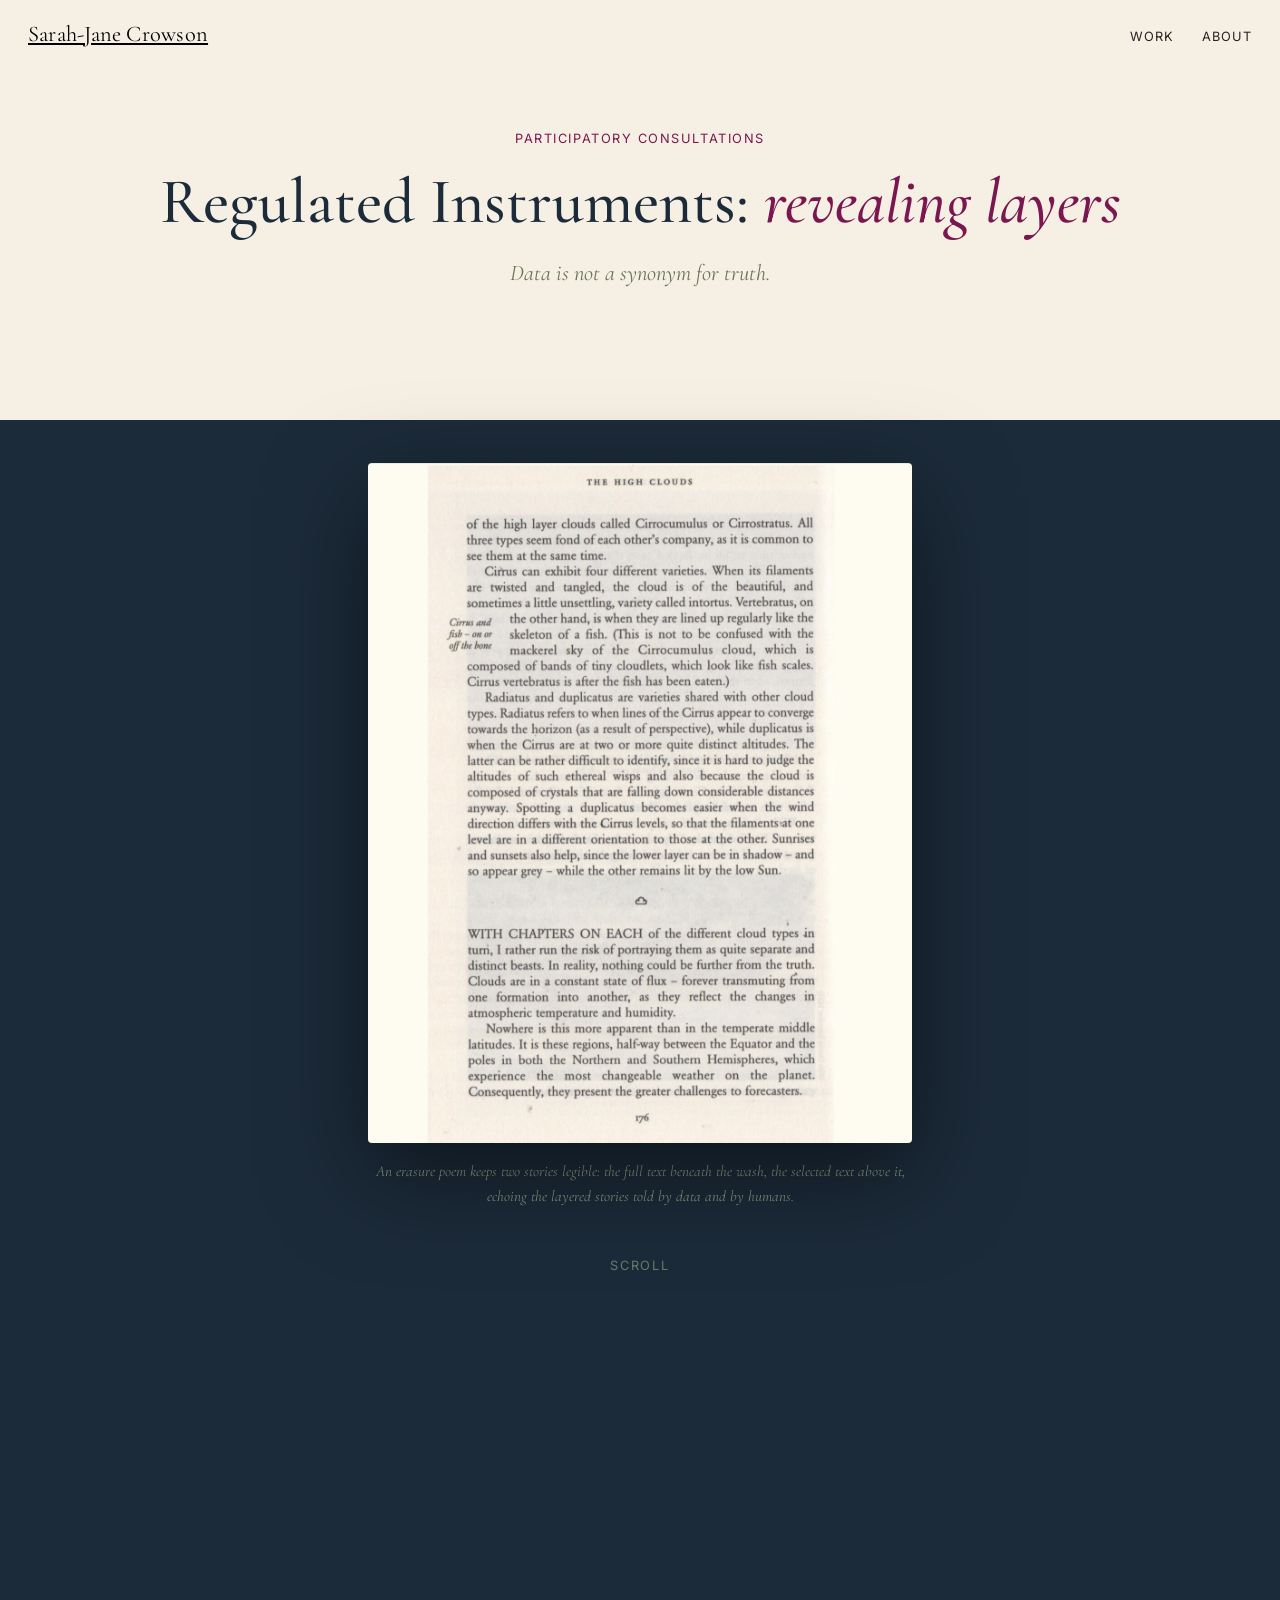
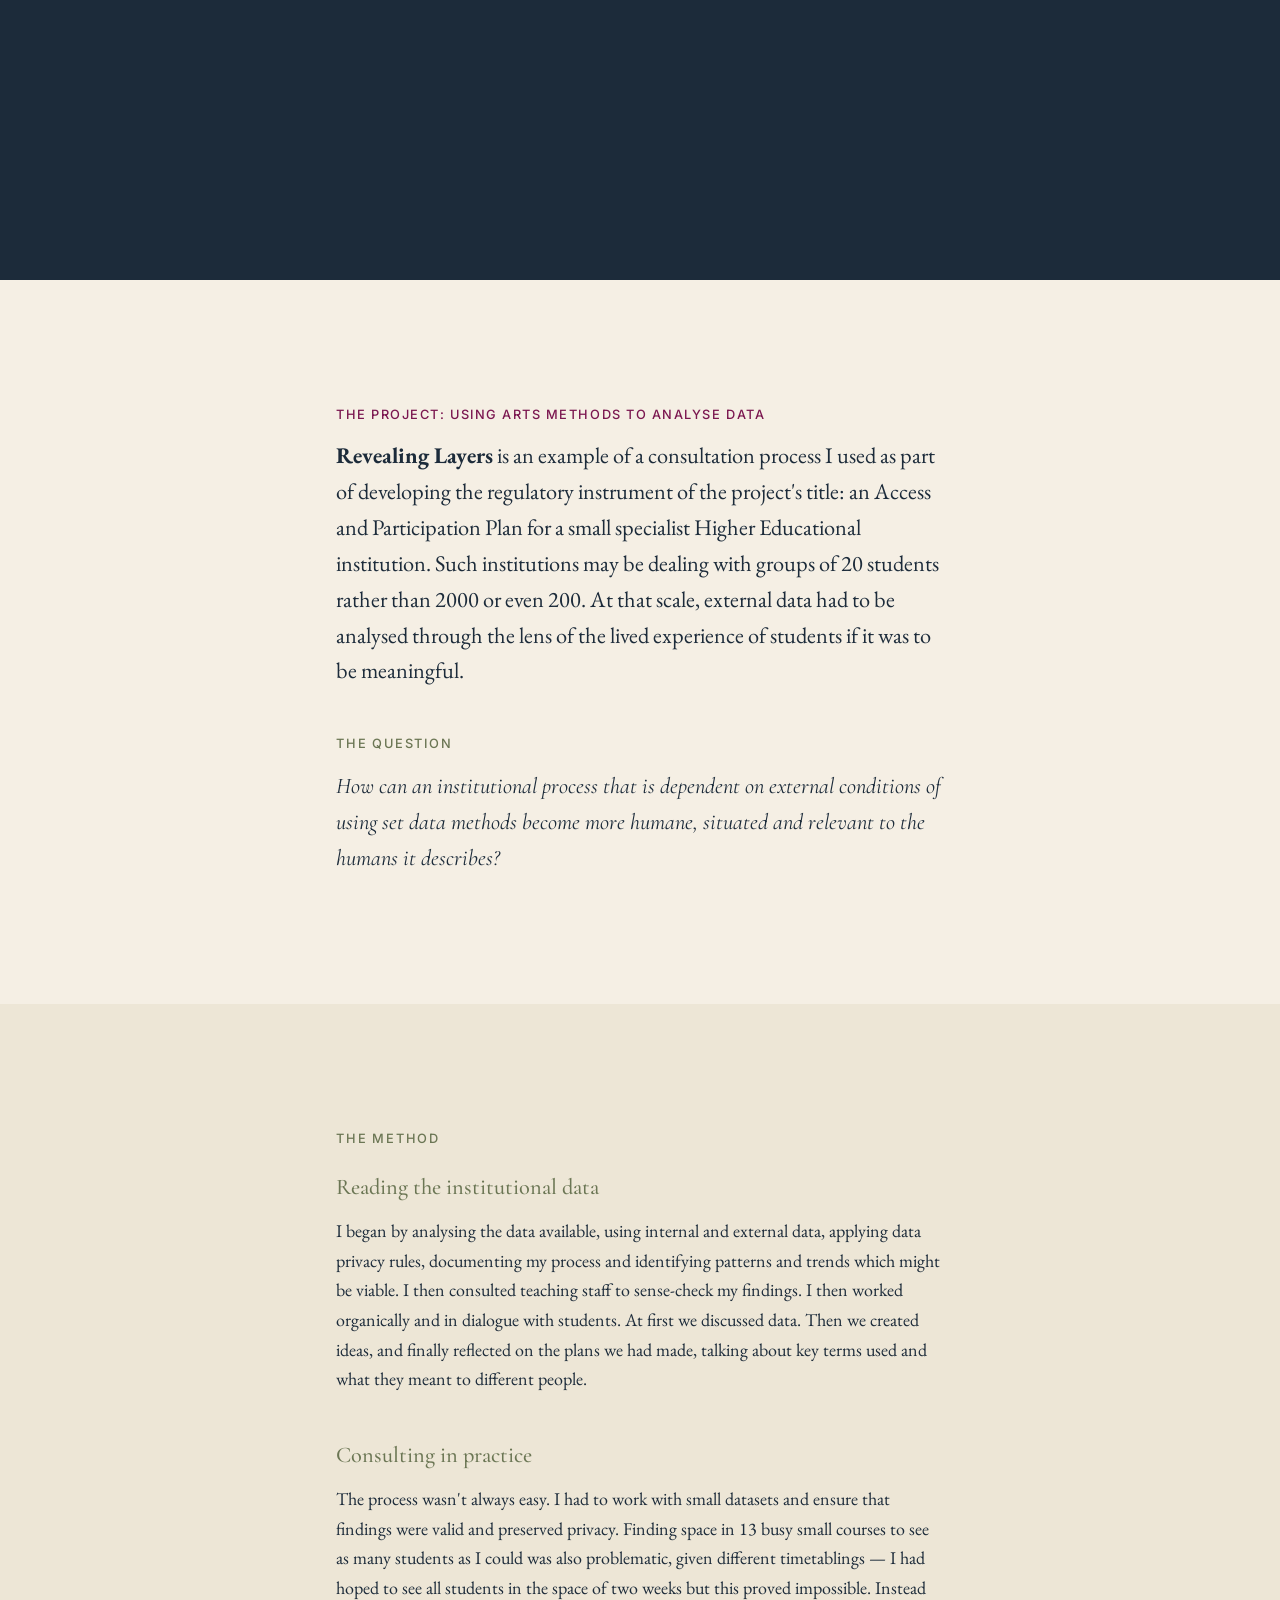
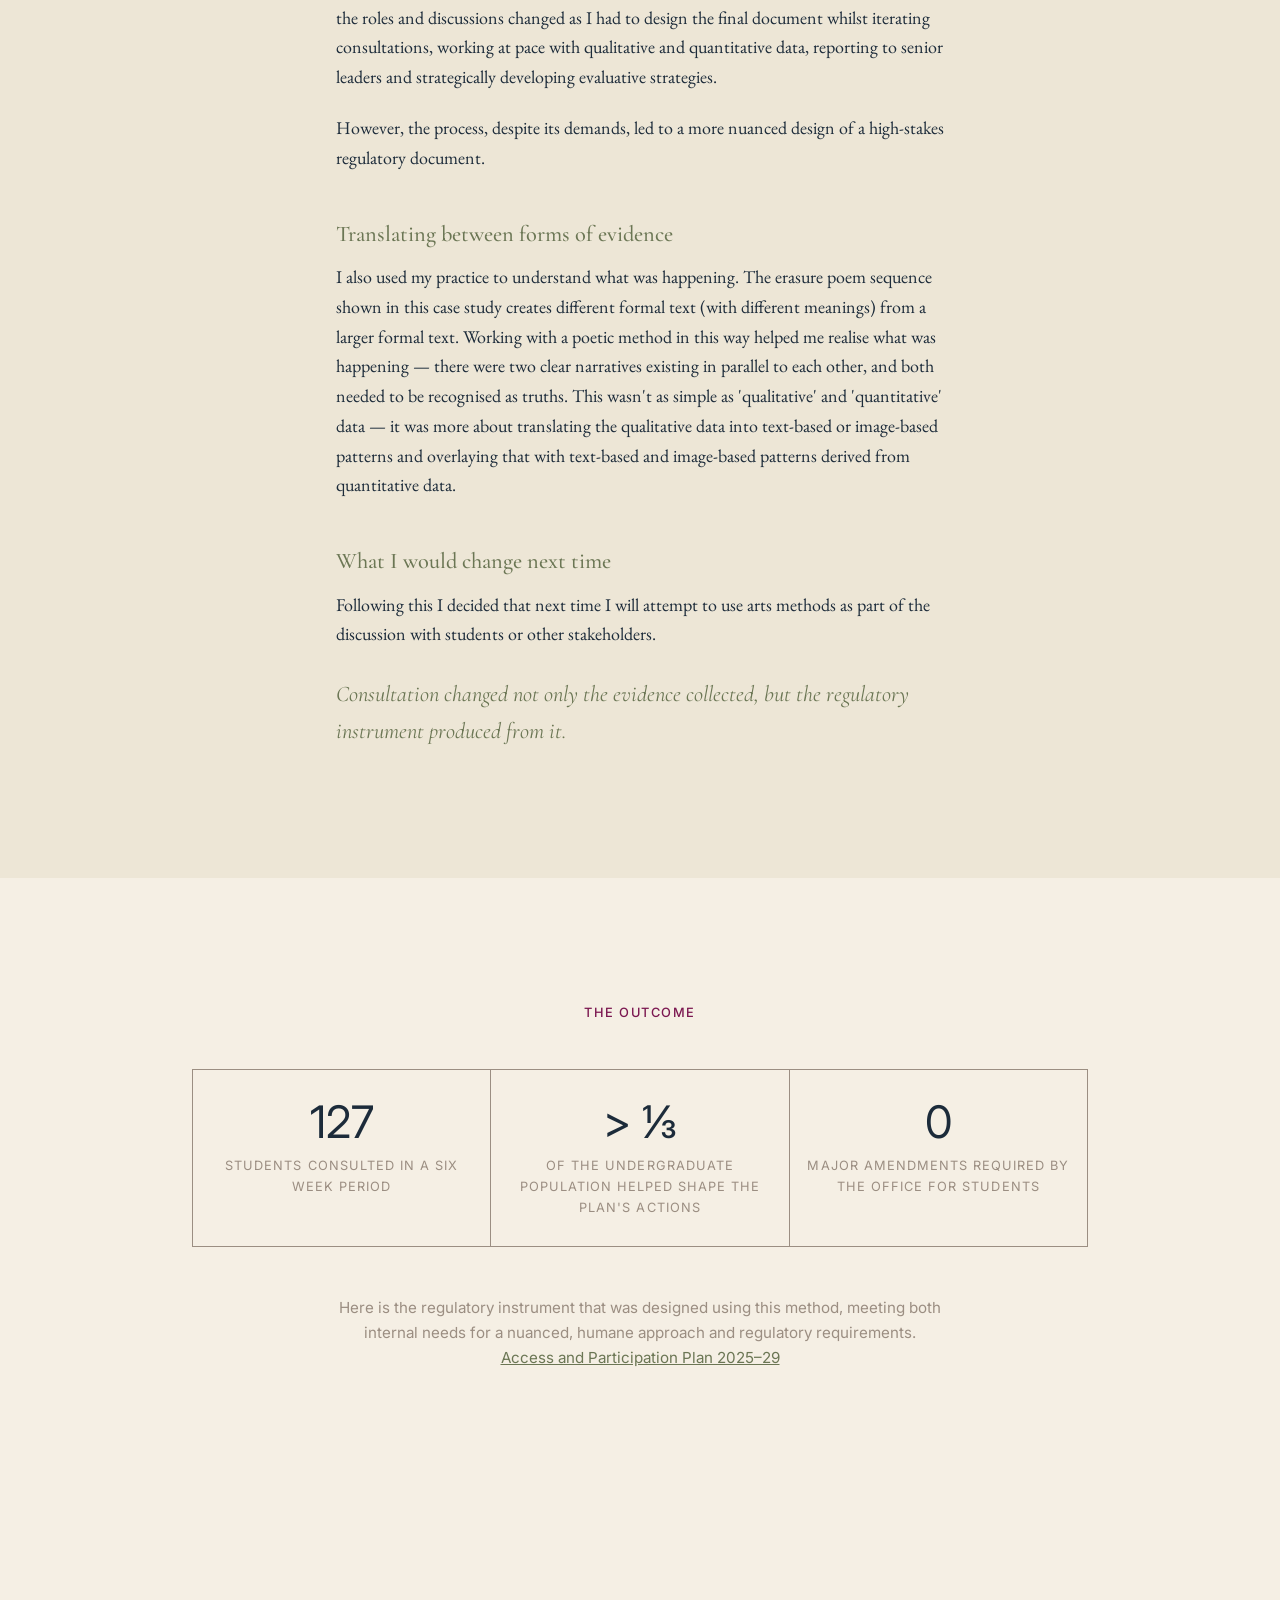
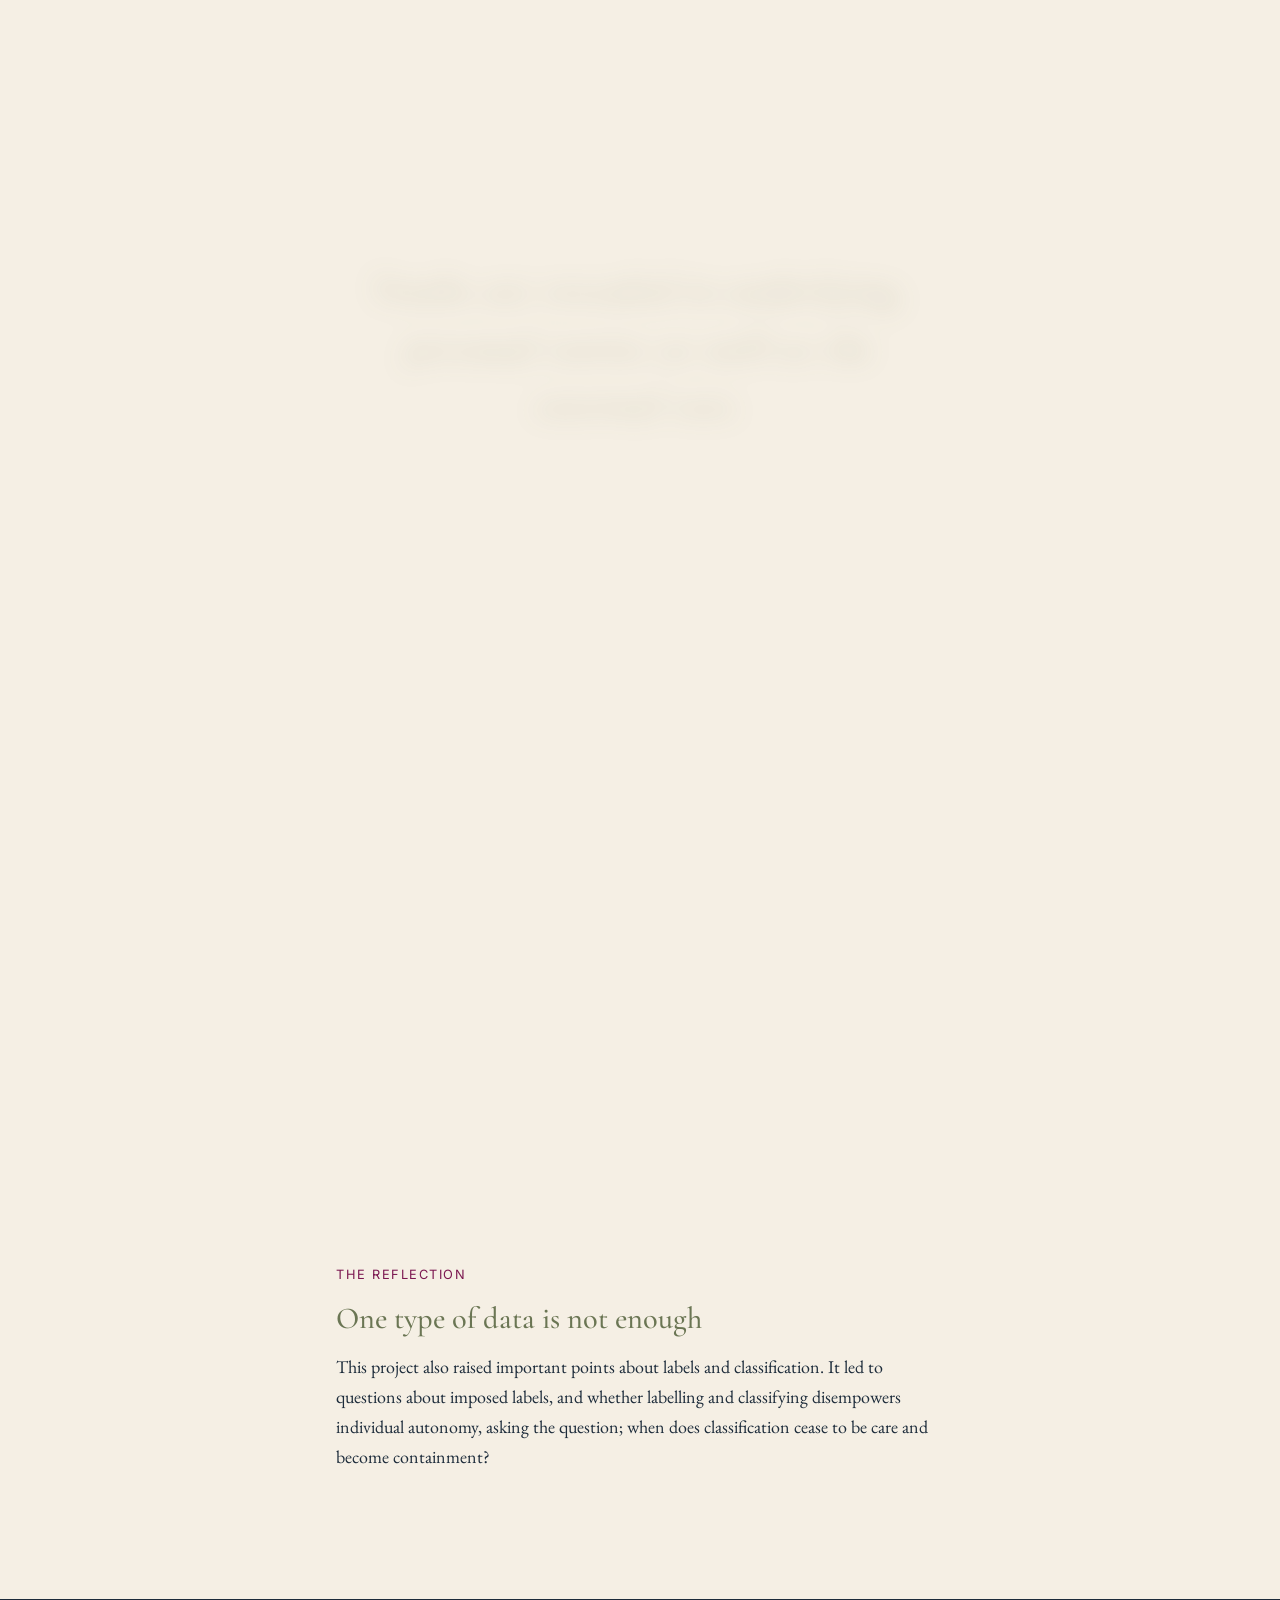
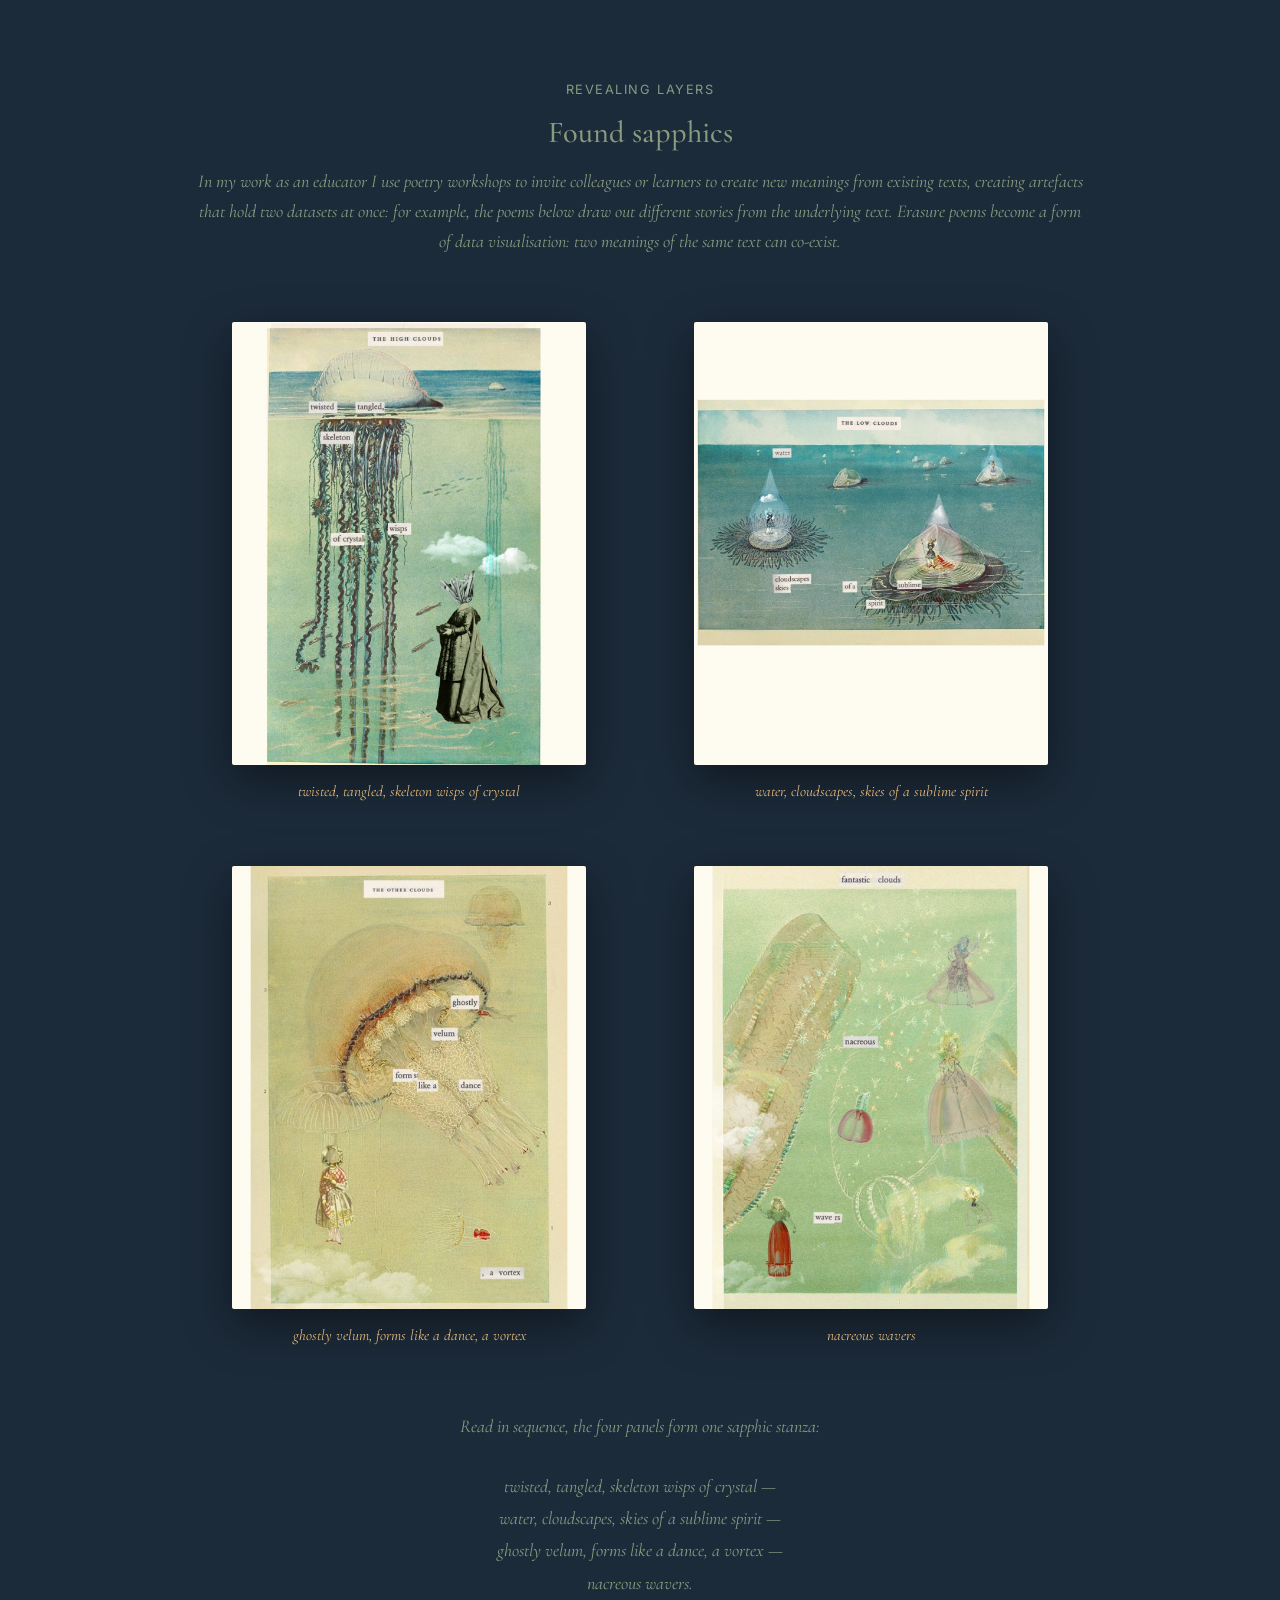
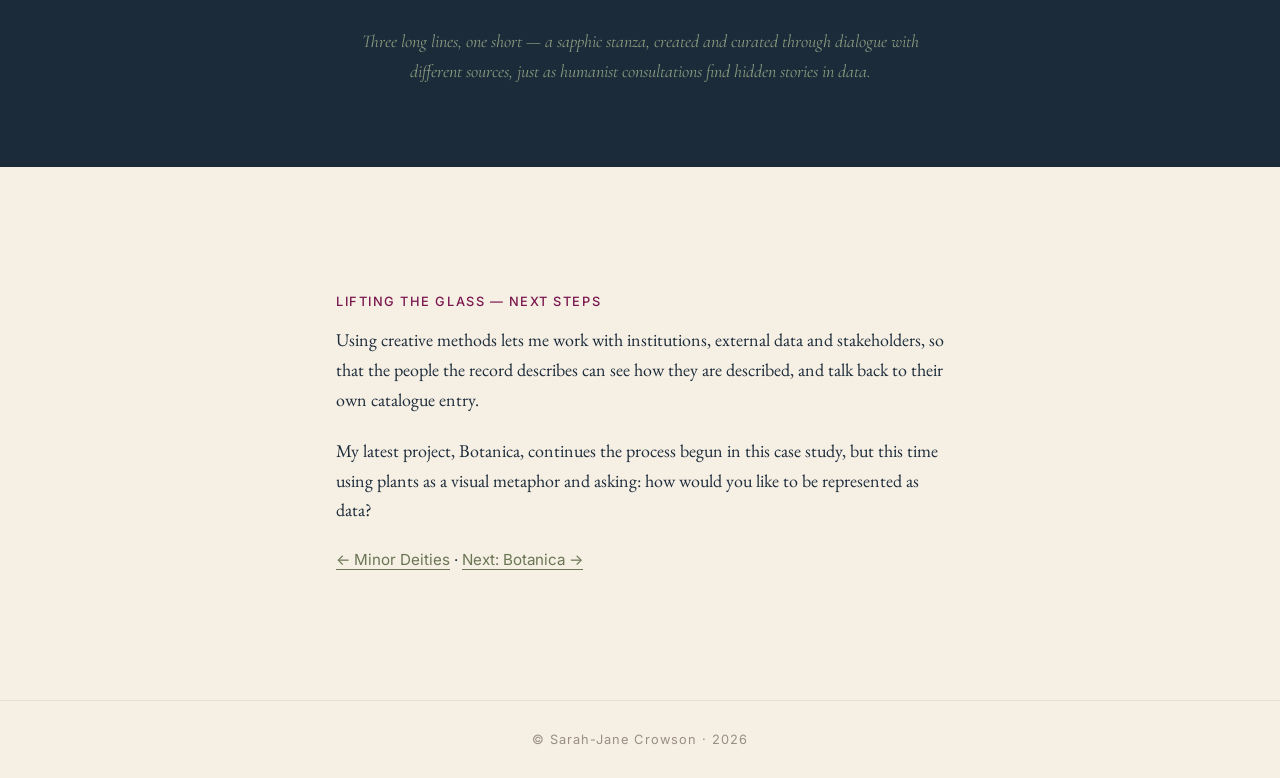
<file: case-studies/consultation.html>
<!DOCTYPE html>
<html lang="en">
<head>
<meta charset="UTF-8">
<meta name="viewport" content="width=device-width, initial-scale=1.0">
<title>Regulated Instruments: revealing layers — Sarah-Jane Crowson</title>
<meta name="description" content="A participatory consultation case study: poetic and participatory methods used to design a regulated Access and Participation Plan with the students its data describes.">
<link rel="preconnect" href="https://fonts.googleapis.com">
<link href="https://fonts.googleapis.com/css2?family=Cormorant+Garamond:ital,wght@0,400;0,500;1,400&family=EB+Garamond:ital,wght@0,400;0,500;1,400&family=Inter:wght@400;500&display=swap" rel="stylesheet">
<link rel="stylesheet" href="../assets/css/tokens.css">
<style>

  /* Third case study register: cooler and more structured — sage, olive,
     navy on cream. Three threads woven through an image-led rhythm:
     ERASURE (two texts read simultaneously — what data does to lived
     experience), VICTORIANA (an art school born of the Victorian
     classification project, 170 years on), and GLASS (under it, against
     it, and — here — removed). */

  body.co-page { background: var(--cream); }

  /* ---- ACCRETION ----
     A layered PSD's construction, replayed: the hidden source page at the
     bottom of the stack, then each layer arriving in turn as the reader
     scrolls, ending at the full collage. Not a two-layer dissolve like
     Botanica's materialising — a multi-stage build, watching an erasure
     poem get made rather than watching fiction give way to fact. Used
     once, as this page's opening. See GLOSSARY.md. */
  .co-accretion__runway {
    height: 340vh;
    position: relative;
    background: var(--navy);
  }
  .co-accretion__sticky {
    position: sticky;
    top: 0;
    height: 100vh;
    display: flex;
    flex-direction: column;
    align-items: center;
    justify-content: center;
    padding: var(--space-3);
  }
  .co-accretion__frame {
    position: relative;
    /* The three layers are 1200x1500 — a 4:5 canvas. Width is capped so the
       full frame plus scroll cue always fits within the pinned viewport. */
    width: min(90vw, 34rem, 62vh);
    aspect-ratio: 4 / 5;
    box-shadow: 0 2rem 6rem rgba(0,0,0,0.5);
    border-radius: var(--radius-slide);
    overflow: hidden;
  }
  .co-accretion__frame img {
    position: absolute;
    inset: 0;
    width: 100%;
    height: 100%;
    object-fit: cover;
    will-change: opacity;
  }
  .co-accretion__frame img:first-child { opacity: 1; }
  .co-accretion__scroll-cue {
    margin-top: var(--space-3);
    font-family: var(--font-sans);
    font-size: var(--text-xs);
    letter-spacing: 0.14em;
    text-transform: uppercase;
    color: var(--sage);
    opacity: 0.7;
  }
  /* The erasure caption, rehomed beneath the header image (formerly the
     caption of the removed butterfly-erasure figure). */
  .co-accretion__caption {
    margin-top: var(--space-2);
    font-family: var(--font-display);
    font-style: italic;
    font-size: var(--text-sm);
    color: var(--sage);
    max-width: 34rem;
    text-align: center;
  }
  .co-accretion__sr-caption { position: absolute; width: 1px; height: 1px; overflow: hidden; clip: rect(0,0,0,0); }
  @media (prefers-reduced-motion: reduce) {
    .co-accretion__runway { height: auto; padding: var(--space-5) 0; }
    .co-accretion__sticky { position: relative; height: auto; }
    .co-accretion__frame { aspect-ratio: auto; width: min(90vw, 34rem); }
    .co-accretion__frame img { position: static; width: 100%; height: auto; }
    .co-accretion__frame img:not(:last-child) { display: none; }
  }

  .co-opening {
    display: flex;
    flex-direction: column;
    align-items: center;
    justify-content: center;
    background: var(--cream);
    padding: var(--space-6) var(--space-3);
    text-align: center;
  }
  .co-opening__title {
    font-size: clamp(2.2rem, 5vw, var(--text-2xl));
    color: var(--navy);
    margin-bottom: var(--space-2);
  }
  .co-opening__title em { color: var(--magenta); font-style: italic; }
  .co-opening__standfirst {
    font-family: var(--font-display);
    font-style: italic;
    font-size: var(--text-md);
    color: var(--olive);
    max-width: var(--measure);
    margin: 0 auto;
  }

  .co-section-heading { font-size: var(--text-lg); color: var(--olive); margin-bottom: var(--space-2); }
  .cs-section .cs-inner p + p { margin-top: 1.2em; }
  .co-project-question .qm-heading { margin-top: var(--space-4); }

  /* ---- THE QUESTION / THE METHOD — the shared capital-title grid.
     One system across all three case studies: heading in the eyebrow
     register, question line in the display italic register, method in
     body prose. Candidate for consolidation into tokens.css. ---- */
  .qm-heading {
    font-family: var(--font-sans);
    font-size: var(--text-xs);
    letter-spacing: 0.14em;
    text-transform: uppercase;
    font-weight: 500;
    color: var(--olive);
    margin: 0 0 var(--space-2);
  }
  .qm-question {
    font-family: var(--font-display);
    font-style: italic;
    font-size: var(--text-md);
    line-height: 1.5;
    max-width: var(--measure);
  }

  /* Erasure chapters: full-width image moments on the navy ground,
     the page's equivalent of the other case studies' image chapters.
     (Currently unused — the butterfly erasure was removed and its caption
     rehomed beneath the header sequence; the component stays available.) */
  .co-erasure {
    background: var(--navy);
    color: var(--cream);
    padding: var(--space-5) var(--space-3);
    text-align: center;
  }
  .co-erasure__figure { max-width: 34rem; margin: 0 auto; }
  .co-erasure__figure img { width: 100%; border-radius: var(--radius-slide); box-shadow: 0 1.5rem 4rem rgba(0,0,0,0.5); }
  .co-erasure__caption {
    font-family: var(--font-display);
    font-style: italic;
    font-size: var(--text-sm);
    color: var(--sage);
    margin-top: var(--space-2);
  }
  .co-erasure .cs-eyebrow { color: var(--sage); }

  /* Placeholder frame for erasure poems not yet supplied */
  .co-placeholder {
    aspect-ratio: 4 / 5;
    border: 1px dashed var(--sage);
    border-radius: var(--radius-slide);
    display: flex;
    align-items: center;
    justify-content: center;
    padding: var(--space-3);
    font-family: var(--font-sans);
    font-size: var(--text-xs);
    letter-spacing: 0.08em;
    text-transform: uppercase;
    color: var(--sage);
    background: rgba(138, 154, 126, 0.06);
  }
  .case-study-intro p {
  font-size: var(--text-md);
  line-height: 1.6;
}

  /* The institutional register: gridded, sans, exact — deliberately the
     coolest thing on the page, one beat among warmer ones. */
  .co-stats {
    display: grid;
    grid-template-columns: repeat(3, 1fr);
    gap: 1px;
    background: var(--warm-grey);
    border: 1px solid var(--warm-grey);
    max-width: var(--measure-wide);
    margin: var(--space-4) auto;
  }
  .co-stat { background: var(--cream); padding: var(--space-3) var(--space-2); text-align: center; }
  .co-stat__number { font-family: var(--font-sans); font-size: var(--text-xl); color: var(--navy); display: block; line-height: 1.1; }
  .co-stat__label { font-family: var(--font-sans); font-size: var(--text-xs); letter-spacing: 0.08em; text-transform: uppercase; color: var(--warm-grey); display: block; margin-top: var(--space-1); }
  @media (max-width: 640px) { .co-stats { grid-template-columns: 1fr; } }

  .co-evidence-link {
    font-family: var(--font-sans);
    font-size: var(--text-sm);
    text-align: center;
    color: var(--warm-grey);
    max-width: var(--measure);
    margin: 0 auto;
  }
  .co-evidence-link a { color: var(--olive); }

  /* Found sapphics: the poetic sibling of the institutional stat grid above.
     Same grammar (gridded, two-line cells, one dataset per cell) applied to
     a different kind of data — the source text, and the sapphic drawn from
     it. Two datasets, same page, same honesty about what a fact is made of. */
  .co-sapphics { background: var(--navy); color: var(--cream); padding: var(--space-5) var(--space-3); }
  .co-sapphics__intro { max-width: var(--measure-wide); margin: 0 auto var(--space-4); text-align: center; }
  .co-sapphics__intro .cs-eyebrow { color: var(--sage); }
  .co-sapphics__intro p { font-family: var(--font-display); font-style: italic; color: var(--sage); }
  .co-sapphics__grid {
    display: grid;
    /* Two across, not four: each erasure poem large enough to actually
       read as a poem — the panels are the dataset, not thumbnails of it. */
    grid-template-columns: repeat(2, 1fr);
    gap: var(--space-3);
    max-width: var(--measure-wide);
    margin: 0 auto;
  }
  .co-sapphic { background: var(--navy); text-align: center; }
  .co-sapphic img {
    width: 100%;
    height: auto; /* shown whole — no crop */
    border-radius: 2px;
    margin-bottom: var(--space-2);
    box-shadow: 0 1rem 3rem rgba(0,0,0,0.45);
  }
  .co-sapphic__extract {
    font-family: var(--font-display);
    font-style: italic;
    font-size: var(--text-sm);
    color: var(--slide-amber);
    line-height: 1.4;
    display: block;
  }
  .co-sapphic__source {
    font-family: var(--font-sans);
    font-size: 0.65rem;
    letter-spacing: 0.08em;
    text-transform: uppercase;
    color: var(--warm-grey);
    display: block;
    margin-top: var(--space-1);
  }
  @media (max-width: 700px) { .co-sapphics__grid { grid-template-columns: 1fr; } }

  /* The closing beat every case study on this site has —
     a short reflection with a single settled image. */
  .co-glass { background: var(--cream); }
  .co-glass .co-glass__figure { max-width: 22rem; margin: var(--space-4) auto; }
  .co-glass .co-glass__figure img { width: 100%; border-radius: 3px; box-shadow: 0 1rem 2.5rem rgba(0,0,0,0.25); }
  .co-closing__next { margin-top: var(--space-3); font-family: var(--font-sans); font-size: var(--text-sm); }
  .co-closing__next a { color: var(--olive); text-decoration: none; border-bottom: 1px solid currentColor; }

</style>
</head>
<body class="co-page">

  <nav class="site-nav">
    <a href="../index.html" class="site-nav__name">Sarah-Jane Crowson</a>
    <div class="site-nav__links">
      <a href="../index.html#work">Work</a>
      <a href="../about.html">About</a>
    </div>
  </nav>

  <!-- ============ 1. TITLE — still, first: orientation before motion,
       matching the grammar of the other case studies ============ -->
  <header class="co-opening">
    <span class="cs-eyebrow">Participatory consultations</span>
    <h1 class="co-opening__title">Regulated Instruments: <em>revealing layers</em></h1>
    <p class="co-opening__standfirst">Data is not a synonym for truth.</p>
  </header>

  <!-- ============ 2. ACCRETION: the erasure poem built in stages,
       the hidden source page at the bottom, arriving at the full collage —
       now the first thing scrolling brings you into, not the landing state.
       The erasure caption sits beneath the frame (rehomed from the removed
       butterfly-erasure figure). ============ -->
  <section class="co-accretion__runway" id="co-accretion-runway">
    <div class="co-accretion__sticky">
      <div class="co-accretion__frame">
        <p class="co-accretion__sr-caption">An erasure poem titled The High Clouds, shown here building up in the layers it was made from: first the bare Victorian source page on cloud classification, then the sea-creature illustration that replaces it — a Portuguese man o' war trailing its tendrils below the waterline — and finally the extracted words arriving on top — twisted, tangled, skeleton, of crystal, wisps — with a cloaked, crystal-headed figure standing in the shallows.</p>
        <img src="../assets/images/consultation/high-clouds-stage-1.jpg" alt="" aria-hidden="true">
        <img src="../assets/images/consultation/high-clouds-stage-2.jpg" alt="" aria-hidden="true">
        <img src="../assets/images/consultation/high-clouds-stage-3.jpg" alt="" aria-hidden="true">
      </div>
      <p class="co-accretion__caption">An erasure poem keeps two stories legible: the full text beneath the wash, the selected text above it, echoing the layered stories told by data and by humans.</p>
      <p class="co-accretion__scroll-cue">Scroll</p>
    </div>
  </section>

  <!-- ============ 3. THE PROJECT + THE QUESTION ============ -->
  <section class="cs-section co-project-question reveal">
    <div class="cs-inner">
      <h2 class="cs-eyebrow">The project: using arts methods to analyse data</h2>
      <div class="case-study-intro">
      <p><strong>Revealing Layers</strong> is an example of a consultation process I used as part of developing the regulatory instrument of the project's title: an Access and Participation Plan for a small specialist Higher Educational institution. Such institutions may be dealing with groups of 20 students rather than 2000 or even 200. At that scale, external data had to be analysed through the lens of the lived experience of students if it was to be meaningful.</p>
      <h2 class="qm-heading">The question</h2>
      <p class="qm-question">How can an institutional process that is dependent on external conditions of using set data methods become more humane, situated and relevant to the humans it describes?</p>
    </div>
  </section>

  <!-- ============ 4. THE METHOD ============ -->
  <section class="cs-section reveal" style="background:#EDE6D6;">
    <div class="cs-inner">
      <h2 class="qm-heading">The method</h2>
      <h3 class="cs-subheading">Reading the institutional data</h3>
      <p>I began by analysing the data available, using internal and external data, applying data privacy rules, documenting my process and identifying patterns and trends which might be viable. I then consulted teaching staff to sense-check my findings. I then worked organically and in dialogue with students. At first we discussed data. Then we created ideas, and finally reflected on the plans we had made, talking about key terms used and what they meant to different people.</p>
      <h3 class="cs-subheading">Consulting in practice</h3>
      <p>The process wasn't always easy. I had to work with small datasets and ensure that findings were valid and preserved privacy. Finding space in 13 busy small courses to see as many students as I could was also problematic, given different timetablings — I had hoped to see all students in the space of two weeks but this proved impossible. Instead the roles and discussions changed as I had to design the final document whilst iterating consultations, working at pace with qualitative and quantitative data, reporting to senior leaders and strategically developing evaluative strategies.</p>
      <p>However, the process, despite its demands, led to a more nuanced design of a high-stakes regulatory document.</p>
      <h3 class="cs-subheading">Translating between forms of evidence</h3>
      <p>I also used my practice to understand what was happening. The erasure poem sequence shown in this case study creates different formal text (with different meanings) from a larger formal text. Working with a poetic method in this way helped me realise what was happening — there were two clear narratives existing in parallel to each other, and both needed to be recognised as truths. This wasn't as simple as 'qualitative' and 'quantitative' data — it was more about translating the qualitative data into text-based or image-based patterns and overlaying that with text-based and image-based patterns derived from quantitative data.</p>
      <h3 class="cs-subheading">What I would change next time</h3>
      <p>Following this I decided that next time I will attempt to use arts methods as part of the discussion with students or other stakeholders.</p>
      <p class="cs-hinge">Consultation changed not only the evidence collected, but the regulatory instrument produced from it.</p>
    </div>
  </section>

  <!-- ============ 5. THE EVIDENCE ============ -->
  <section class="cs-section reveal">
    <div class="cs-inner cs-inner--wide" style="text-align:center;">
      <h2 class="cs-eyebrow">The outcome</h2>
    </div>
    <div class="co-stats">
      <div class="co-stat"><span class="co-stat__number">127</span><span class="co-stat__label">students consulted in a six week period</span></div>
      <div class="co-stat"><span class="co-stat__number">&gt; ⅓</span><span class="co-stat__label">of the undergraduate population helped shape the plan's actions</span></div>
      <div class="co-stat"><span class="co-stat__number">0</span><span class="co-stat__label">major amendments required by the Office for Students</span></div>
   </div>
    <p class="co-evidence-link">Here is the regulatory instrument that was designed using this method, meeting both internal needs for a nuanced, humane approach and regulatory requirements. <a href="https://cdn.hca.ac.uk/files/Governance-and-Policies/Policies/College-Policies/Equality-diversity/Access-and-Participation-Plan-2025-2029.pdf">Access and Participation Plan 2025–29</a></p>
  </section>

  <!-- ============ 6. WHAT WAS FOUND — her line, resolving ============ -->
  <section style="background:var(--cream); --text-focus-color: var(--olive);">
    <div class="text-focus">
      <div class="text-focus__runway" id="tf-runway">
        <div class="text-focus__sticky">
          <p class="text-focus__line" id="tf-line">Truths are revealed in underlying, personal stories as well as the external text.</p>
        </div>
      </div>
    </div>
  </section>

  <section class="cs-section reveal" style="padding-top: var(--space-2);">
    <div class="cs-inner">
      <span class="cs-eyebrow">The reflection</span>
      <h2 class="co-section-heading">One type of data is not enough</h2>
      <p>This project also raised important points about labels and classification. It led to questions about imposed labels, and whether labelling and classifying disempowers individual autonomy, asking the question; when does classification cease to be care and become containment?</p>
    </div>
  </section>

  <!-- ============ 7. FOUND SAPPHICS — a second dataset, in the same grid
       grammar as the institutional one above ============ -->
  <section class="co-sapphics reveal">
    <div class="co-sapphics__intro">
      <span class="cs-eyebrow">Revealing layers</span>
      <h2 class="co-section-heading" style="color:var(--sage);">Found sapphics</h2>
<p>In my work as an educator I use poetry workshops to invite colleagues or learners to create new meanings from existing texts, creating artefacts that hold two datasets at once: for example, the poems below draw out different stories from the underlying text. Erasure poems become a form of data visualisation: two meanings of the same text can co-exist.</p>
    </div>
    <div class="co-sapphics__grid">
      <figure class="co-sapphic">
        <img src="../assets/images/consultation/sapphic-high-clouds.jpg" alt="An erasure poem titled The High Clouds: a jellyfish-like cloud form trails crystalline strands into the sea, past a cloaked figure with fish swimming among the tendrils; the surviving words read twisted, tangled, skeleton, of crystal, wisps.">
        <span class="co-sapphic__extract">twisted, tangled, skeleton wisps of crystal</span>
      </figure>
      <figure class="co-sapphic">
        <img src="../assets/images/consultation/sapphic-low-clouds.jpg" alt="An erasure poem titled The Low Clouds: sea-anemone-like cloud forms float on water, tiny figures standing inside each one; the surviving words read water, cloudscapes, skies, of a, sublime, spirit.">
        <span class="co-sapphic__extract">water, cloudscapes, skies of a sublime spirit</span>
      </figure>
      <figure class="co-sapphic">
        <img src="../assets/images/consultation/sapphic-other-clouds.jpg" alt="An erasure poem titled The Other Clouds: a lace-fringed jellyfish-cloud arcs overhead as a small figure walks beneath an umbrella-like form; the surviving words read ghostly, velum, form s like a dance, a vortex.">
        <span class="co-sapphic__extract">ghostly velum, forms like a dance, a vortex</span>
      </figure>
      <figure class="co-sapphic">
        <img src="../assets/images/consultation/sapphic-fantastic-clouds.jpg" alt="An erasure poem titled Fantastic Clouds: pale figures in period dress drift among starburst clouds and jellyfish forms; the surviving words read nacreous, wave rs.">
        <span class="co-sapphic__extract">nacreous wavers</span>
      </figure>
    </div>
    <p style="font-family:var(--font-display); font-style:italic; color:var(--sage); text-align:center; max-width:var(--measure); margin:var(--space-4) auto 0;">
  Read in sequence, the four panels form one sapphic stanza:
</p>

<p style="font-family:var(--font-display); font-style:italic; color:var(--sage); text-align:center; max-width:var(--measure); margin:var(--space-3) auto 0; line-height:1.8;">
  <em>twisted, tangled, skeleton wisps of crystal —<br>
  water, cloudscapes, skies of a sublime spirit —<br>
  ghostly velum, forms like a dance, a vortex —<br>
  nacreous wavers.</em>
</p>

<p style="font-family:var(--font-display); font-style:italic; color:var(--sage); text-align:center; max-width:var(--measure); margin:var(--space-3) auto 0;">
  Three long lines, one short — a sapphic stanza, created and curated through dialogue with different sources, just as humanist consultations find hidden stories in data.
</p>
  </section>

  <!-- ============ 8. NEXT STEPS ============ -->
  <section class="cs-section co-glass reveal">
    <div class="cs-inner">
      <h2 class="cs-eyebrow">Lifting the glass — Next steps</h2>
      <p>Using creative methods lets me work with institutions, external data and stakeholders, so that the people the record describes can see how they are described, and talk back to their own catalogue entry.</p>
      <p>My latest project, Botanica, continues the process begun in this case study, but this time using plants as a visual metaphor and asking: how would you like to be represented as data? </p>
      <p class="co-closing__next"><a href="magic-lantern.html">← Minor Deities</a> · <a href="botanica.html">Next: Botanica →</a></p>
    </div>
  </section>

<script>
  const revealEls = document.querySelectorAll('.reveal');
  const revealObserver = new IntersectionObserver((entries) => {
    entries.forEach(entry => {
      if (entry.isIntersecting) {
        entry.target.classList.add('is-visible');
        revealObserver.unobserve(entry.target);
      }
    });
  }, { threshold: 0.15 });
  revealEls.forEach(el => revealObserver.observe(el));

  // Text palimpsest — once on this page, on the erasure line.
  const prefersReducedMotion = window.matchMedia('(prefers-reduced-motion: reduce)').matches;
  if (!prefersReducedMotion) {

    // ACCRETION — staged composites of a layered PSD, each fading in
    // over its own share of the runway, replaying how the erasure poem
    // was actually built. Stage count is read from the markup. See GLOSSARY.md.
    const accRunway = document.getElementById('co-accretion-runway');
    if (accRunway) {
      const accImgs = accRunway.querySelectorAll('.co-accretion__frame img');
      const STAGE_COUNT = accImgs.length;
      const ACC_DWELL = 0.15; // final 15% of the runway holds the finished image steady
      let accTicking = false;
      function updateAccretion() {
        const rect = accRunway.getBoundingClientRect();
        const total = rect.height - window.innerHeight;
        let progress = total > 0 ? (-rect.top) / total : 0;
        progress = Math.min(Math.max(progress, 0), 1);
        // Stage 1 is always visible (opacity fixed at 1 via CSS).
        // Stages 2..N each fade in over an equal share of the first
        // (1 - ACC_DWELL) of the runway; the last stage then holds.
        const windows = STAGE_COUNT - 1;
        const buildRange = 1 - ACC_DWELL;
        for (let i = 1; i < STAGE_COUNT; i++) {
          const start = ((i - 1) / windows) * buildRange;
          const end = (i / windows) * buildRange;
          let p = (progress - start) / (end - start);
          p = Math.min(Math.max(p, 0), 1);
          accImgs[i].style.opacity = p;
        }
        accTicking = false;
      }
      window.addEventListener('scroll', () => {
        if (!accTicking) {
          requestAnimationFrame(updateAccretion);
          accTicking = true;
        }
      }, { passive: true });
      updateAccretion();
    }
  }
  if (!prefersReducedMotion) {
    const tfRunway = document.getElementById('tf-runway');
    const tfLine = document.getElementById('tf-line');
    if (tfRunway && tfLine) {
      const TF_MAX_BLUR = 14, TF_MIN_OPACITY = 0.35;
      const TF_MAX_TRACK = 0.06, TF_MIN_TRACK = 0.02, TF_DWELL = 0.35;
      let tfTicking = false;
      function updateTextFocus() {
        const rect = tfRunway.getBoundingClientRect();
        const total = rect.height - window.innerHeight;
        const focusDistance = total * (1 - TF_DWELL);
        let p = focusDistance > 0 ? (-rect.top) / focusDistance : 1;
        p = Math.min(Math.max(p, 0), 1);
        const eased = p < 0.5 ? 2 * p * p : 1 - Math.pow(-2 * p + 2, 2) / 2;
        tfLine.style.filter = `blur(${TF_MAX_BLUR * (1 - eased)}px)`;
        tfLine.style.opacity = TF_MIN_OPACITY + (1 - TF_MIN_OPACITY) * eased;
        tfLine.style.letterSpacing = `${TF_MAX_TRACK - (TF_MAX_TRACK - TF_MIN_TRACK) * eased}em`;
        tfTicking = false;
      }
      window.addEventListener('scroll', () => {
        if (!tfTicking) {
          requestAnimationFrame(updateTextFocus);
          tfTicking = true;
        }
      }, { passive: true });
      updateTextFocus();
    }
  }
</script>

<footer class="site-colophon">
  <p>© Sarah-Jane Crowson · 2026</p>
</footer>
<script data-goatcounter="https://sjfc.goatcounter.com/count"
        async src="//gc.zgo.at/count.js"></script>
</body>
</html>
</file>
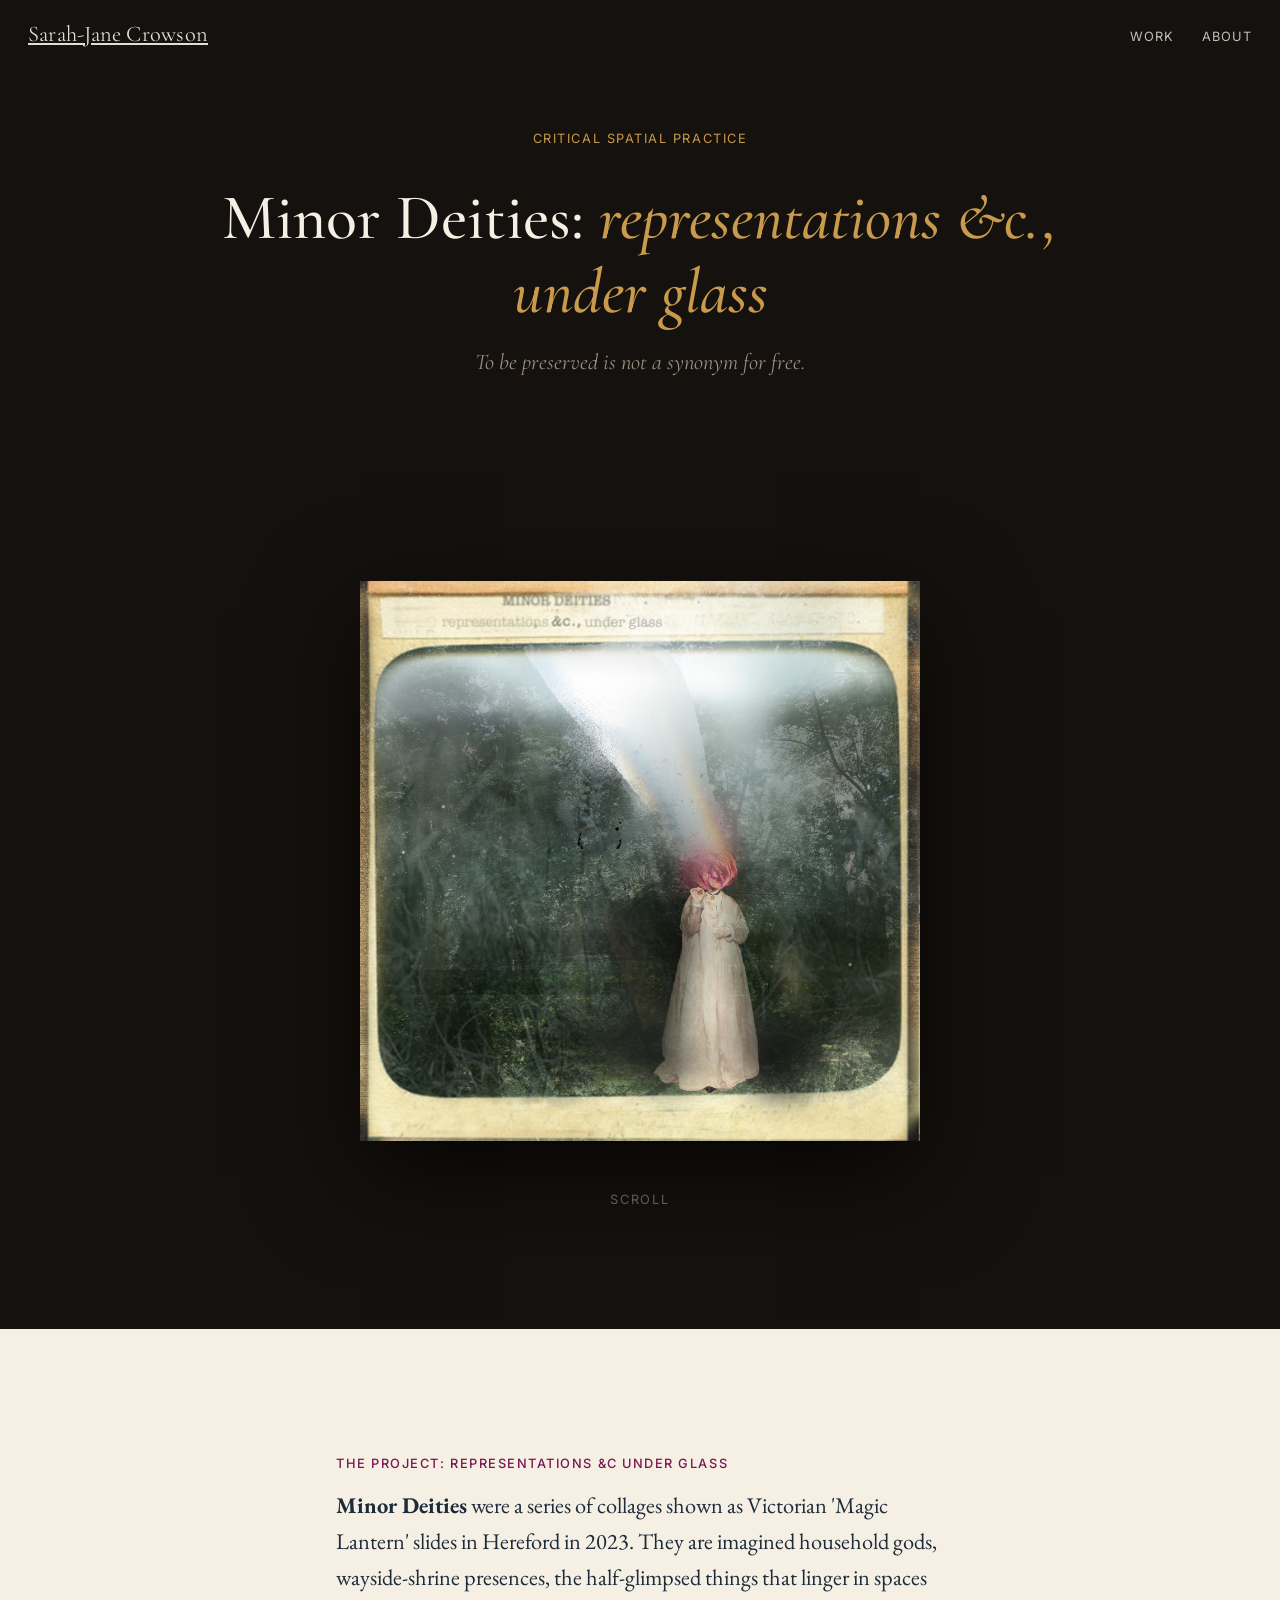
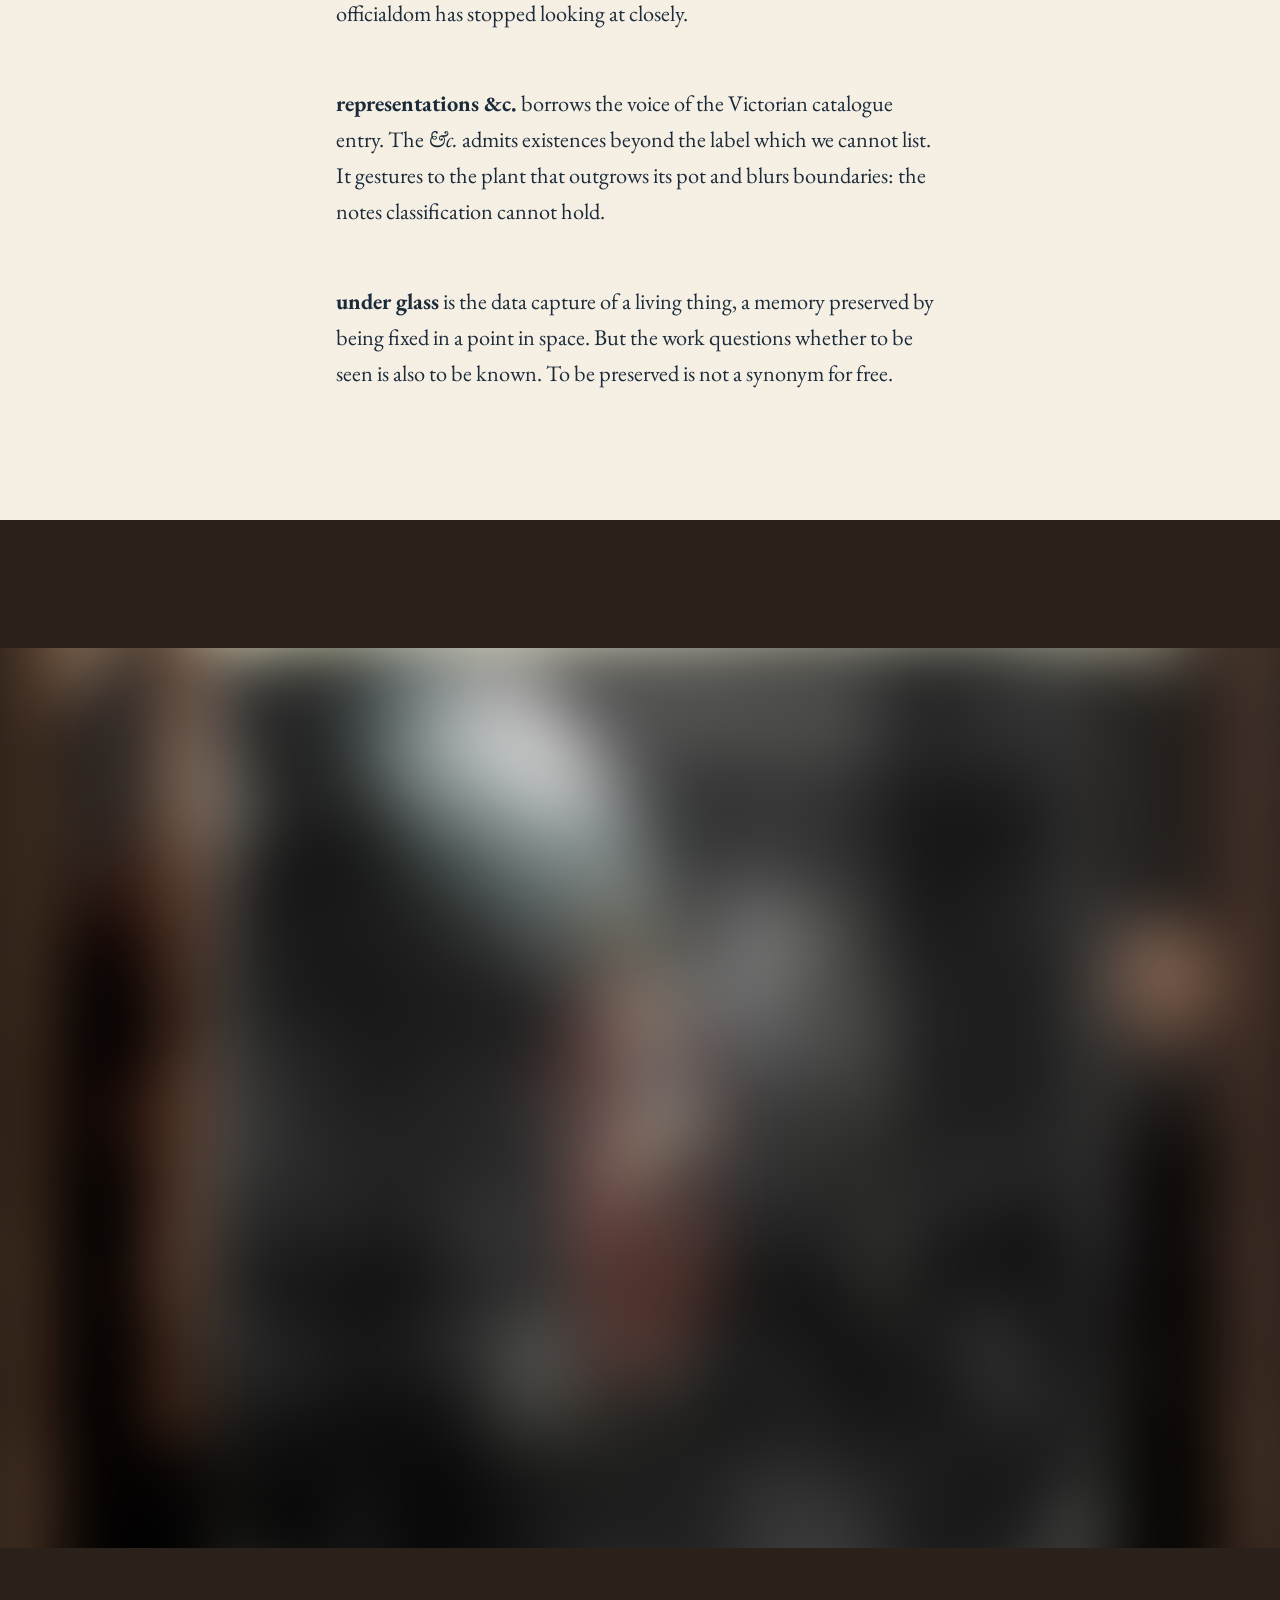
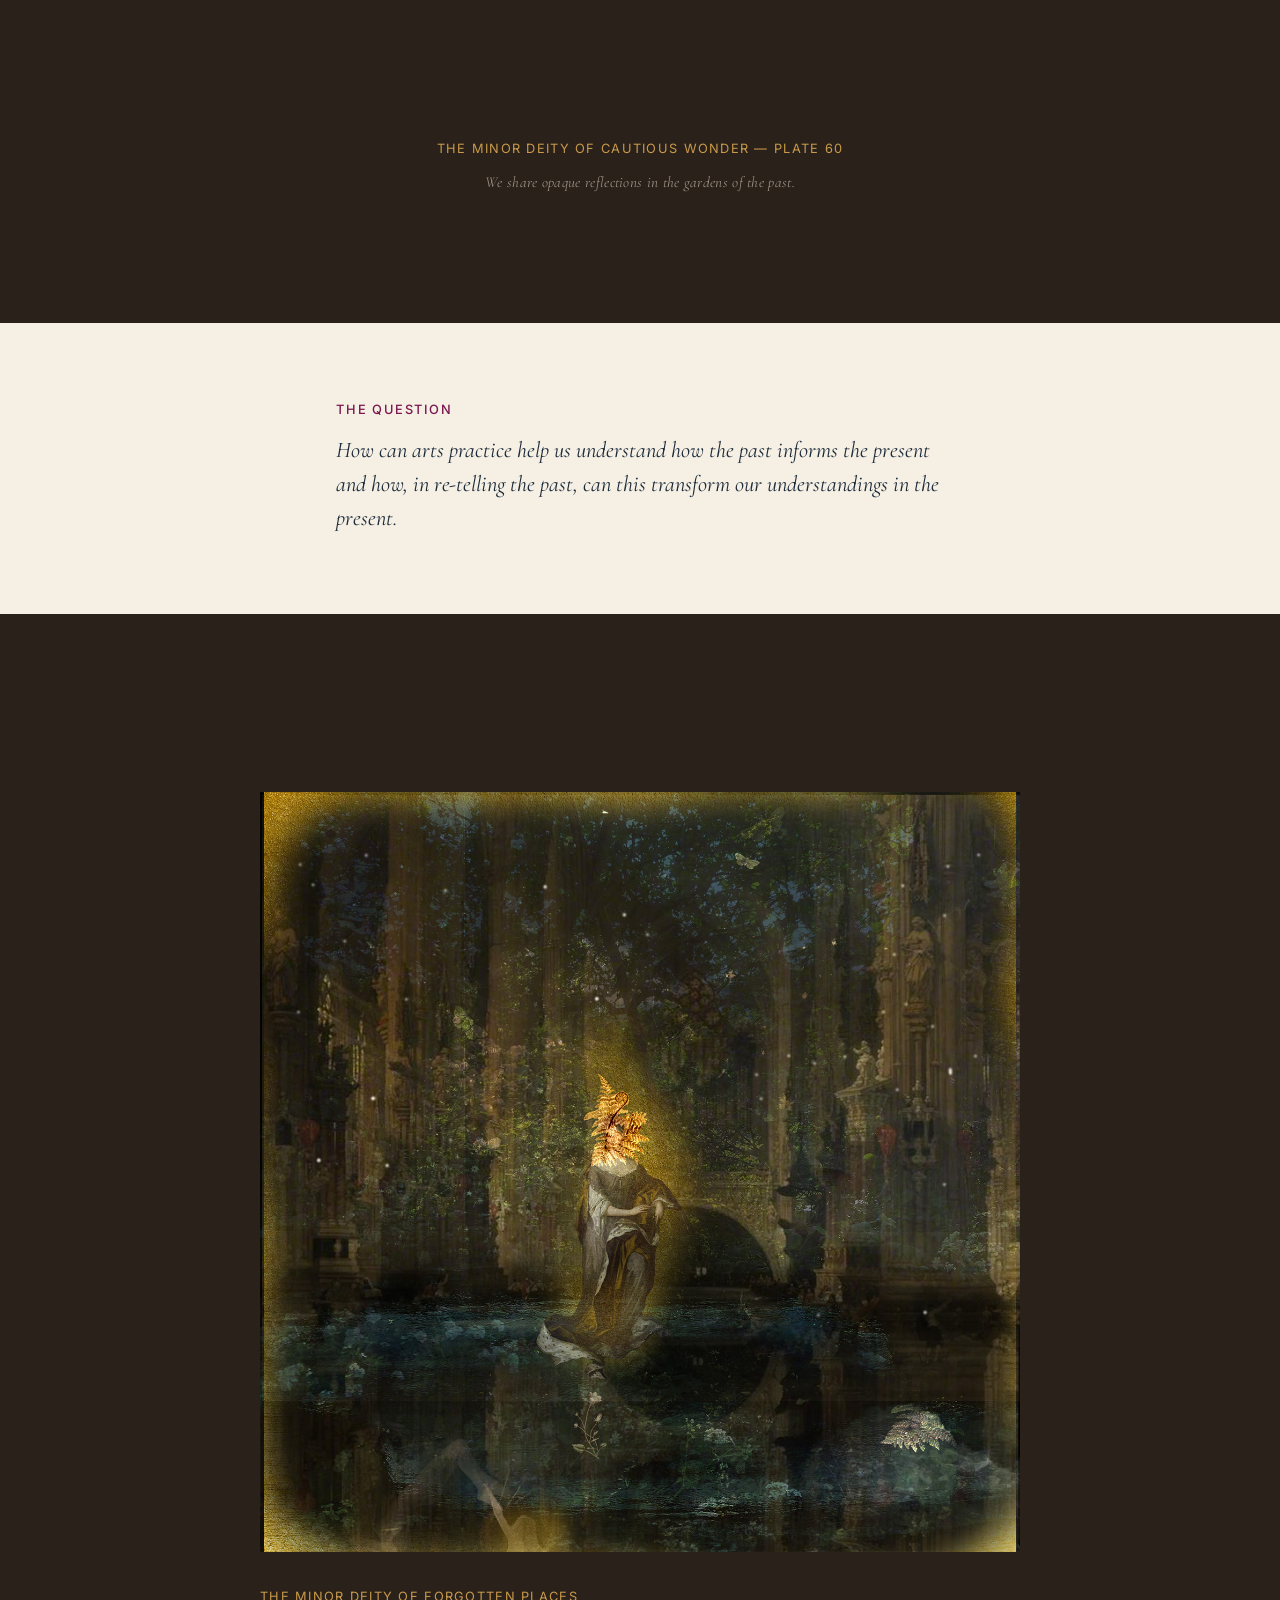
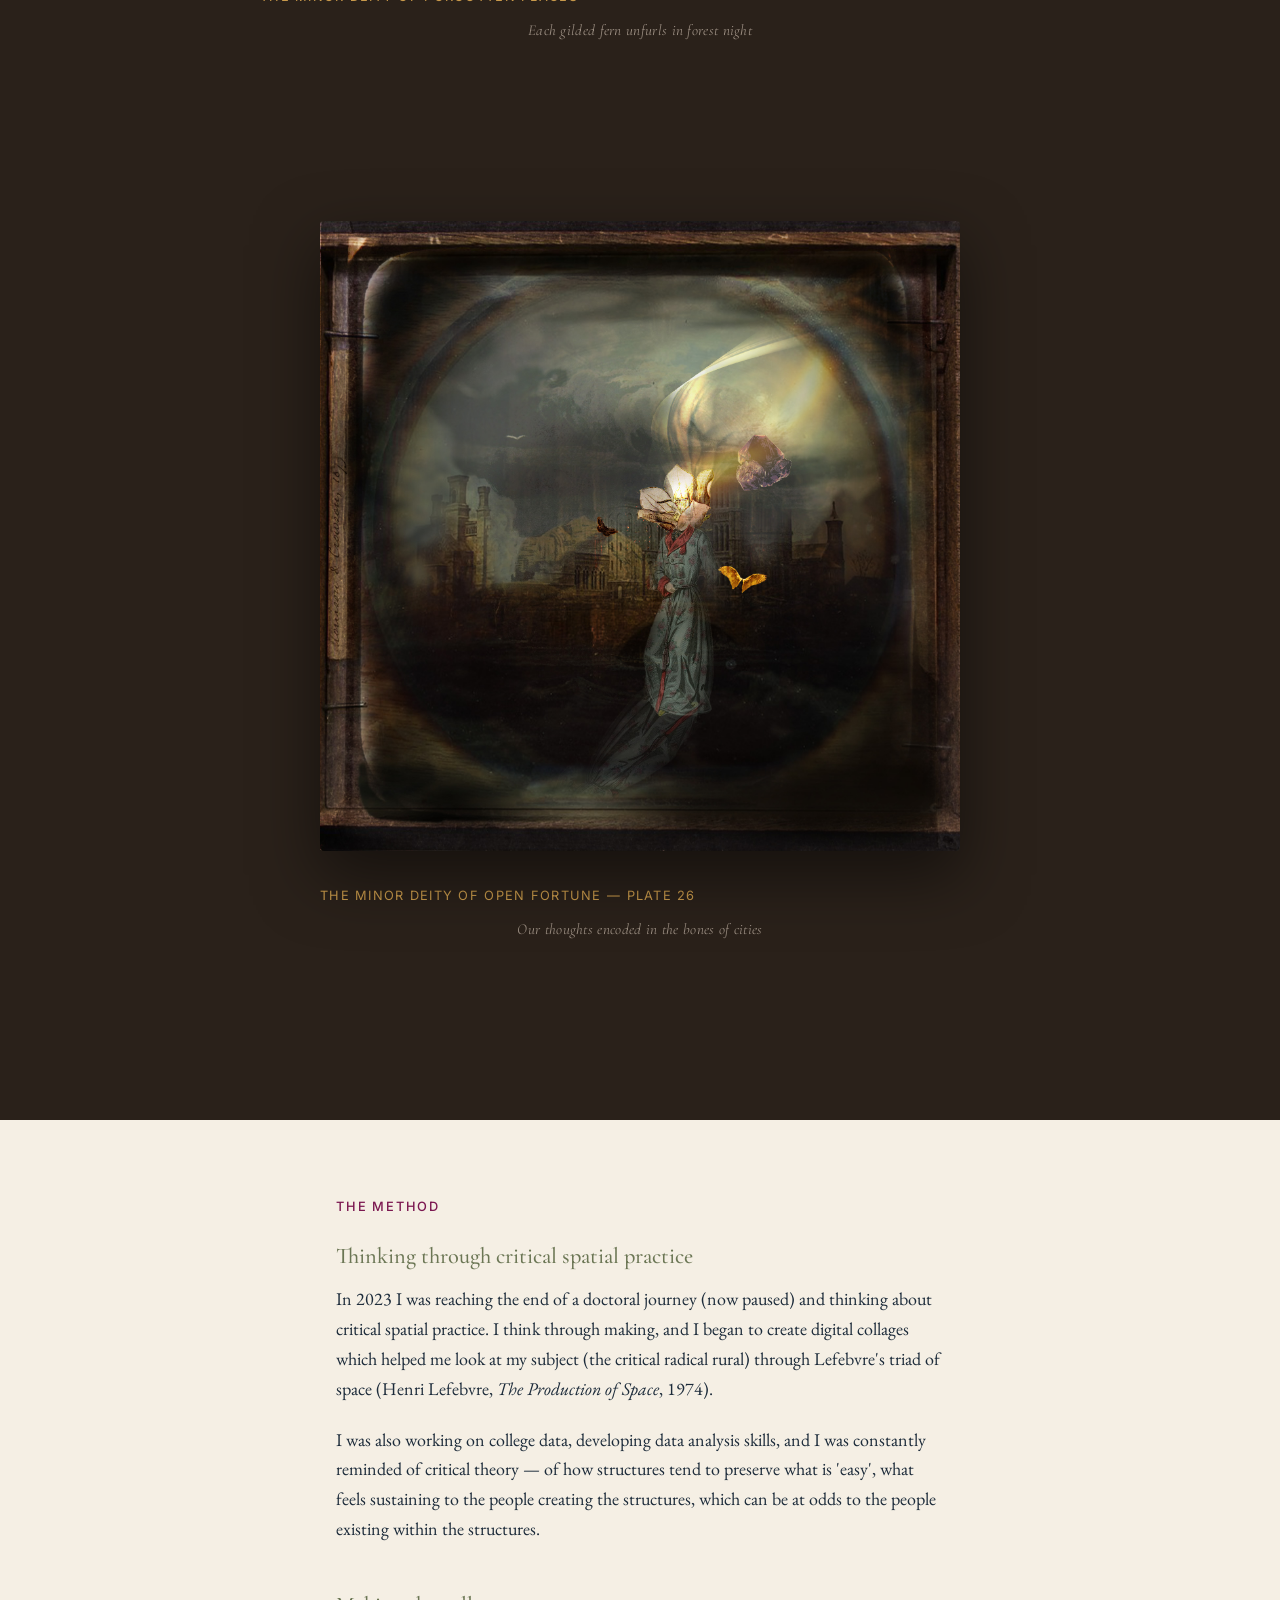
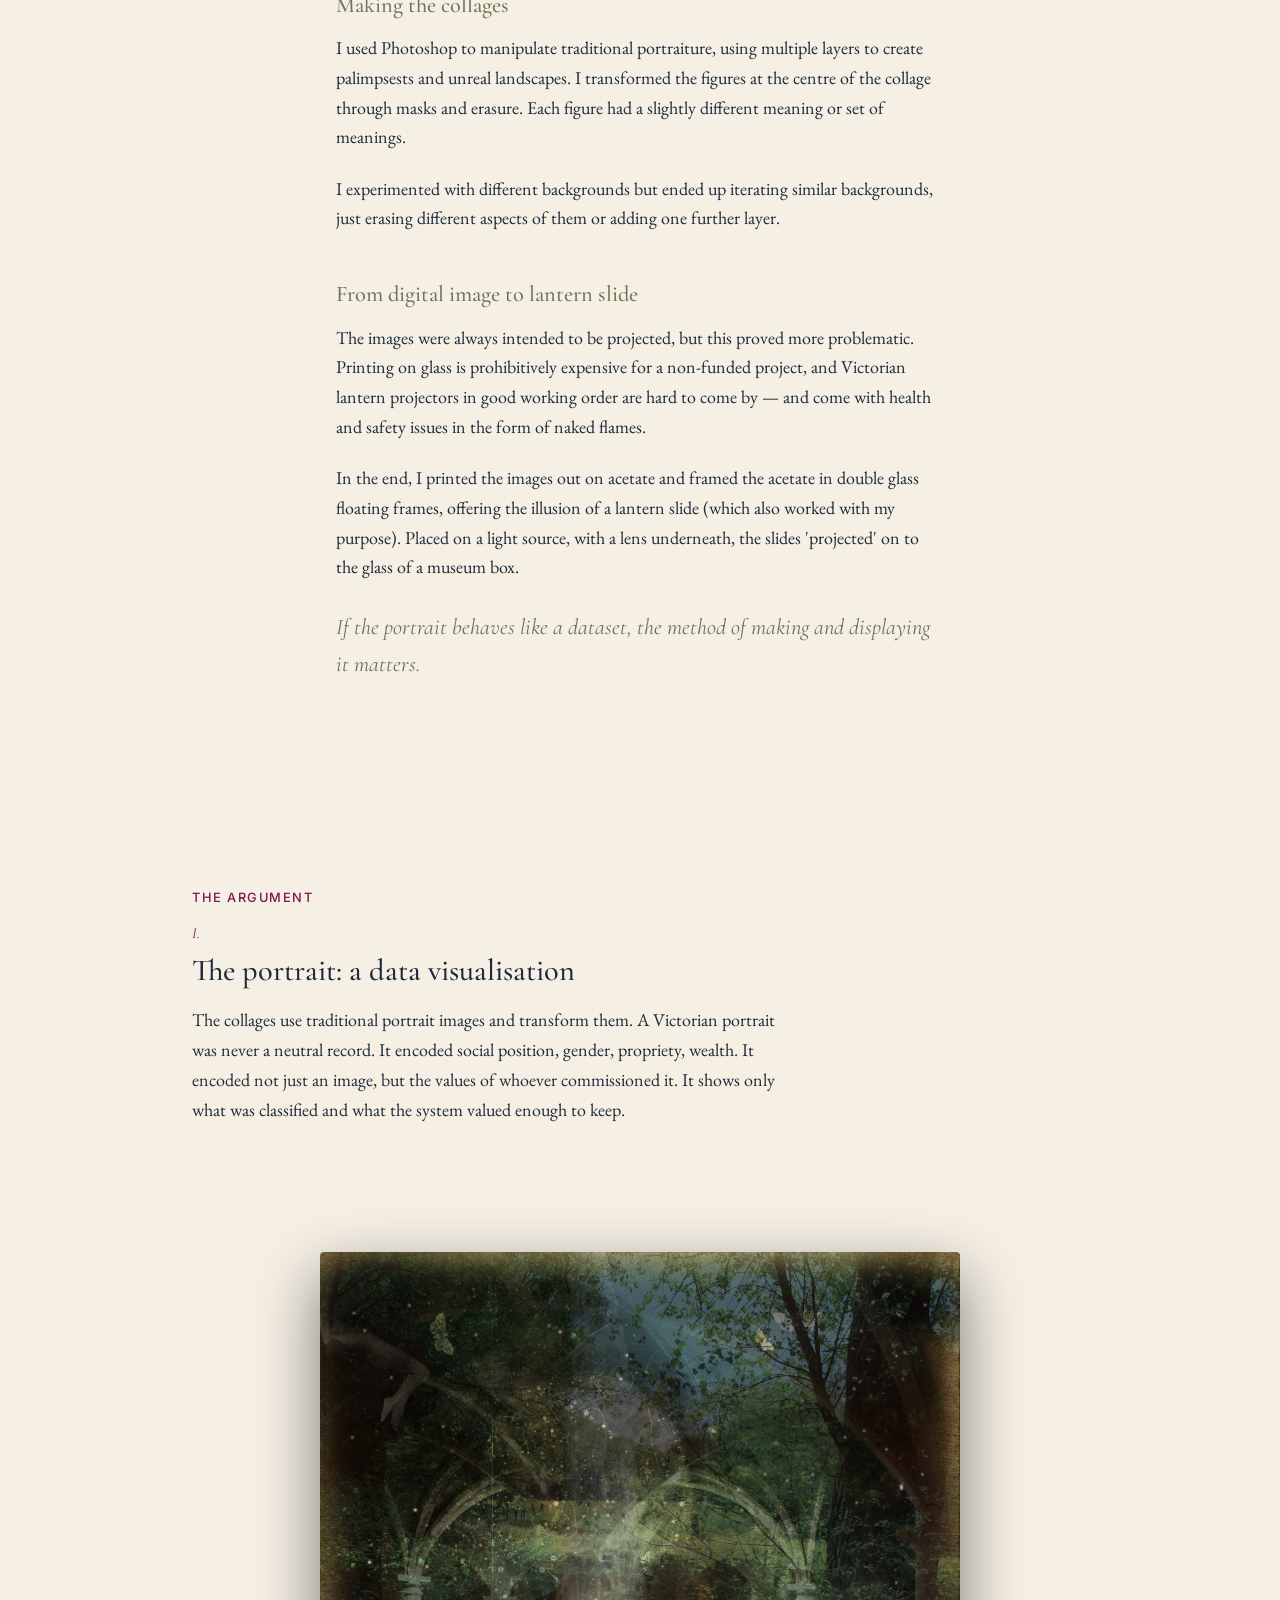
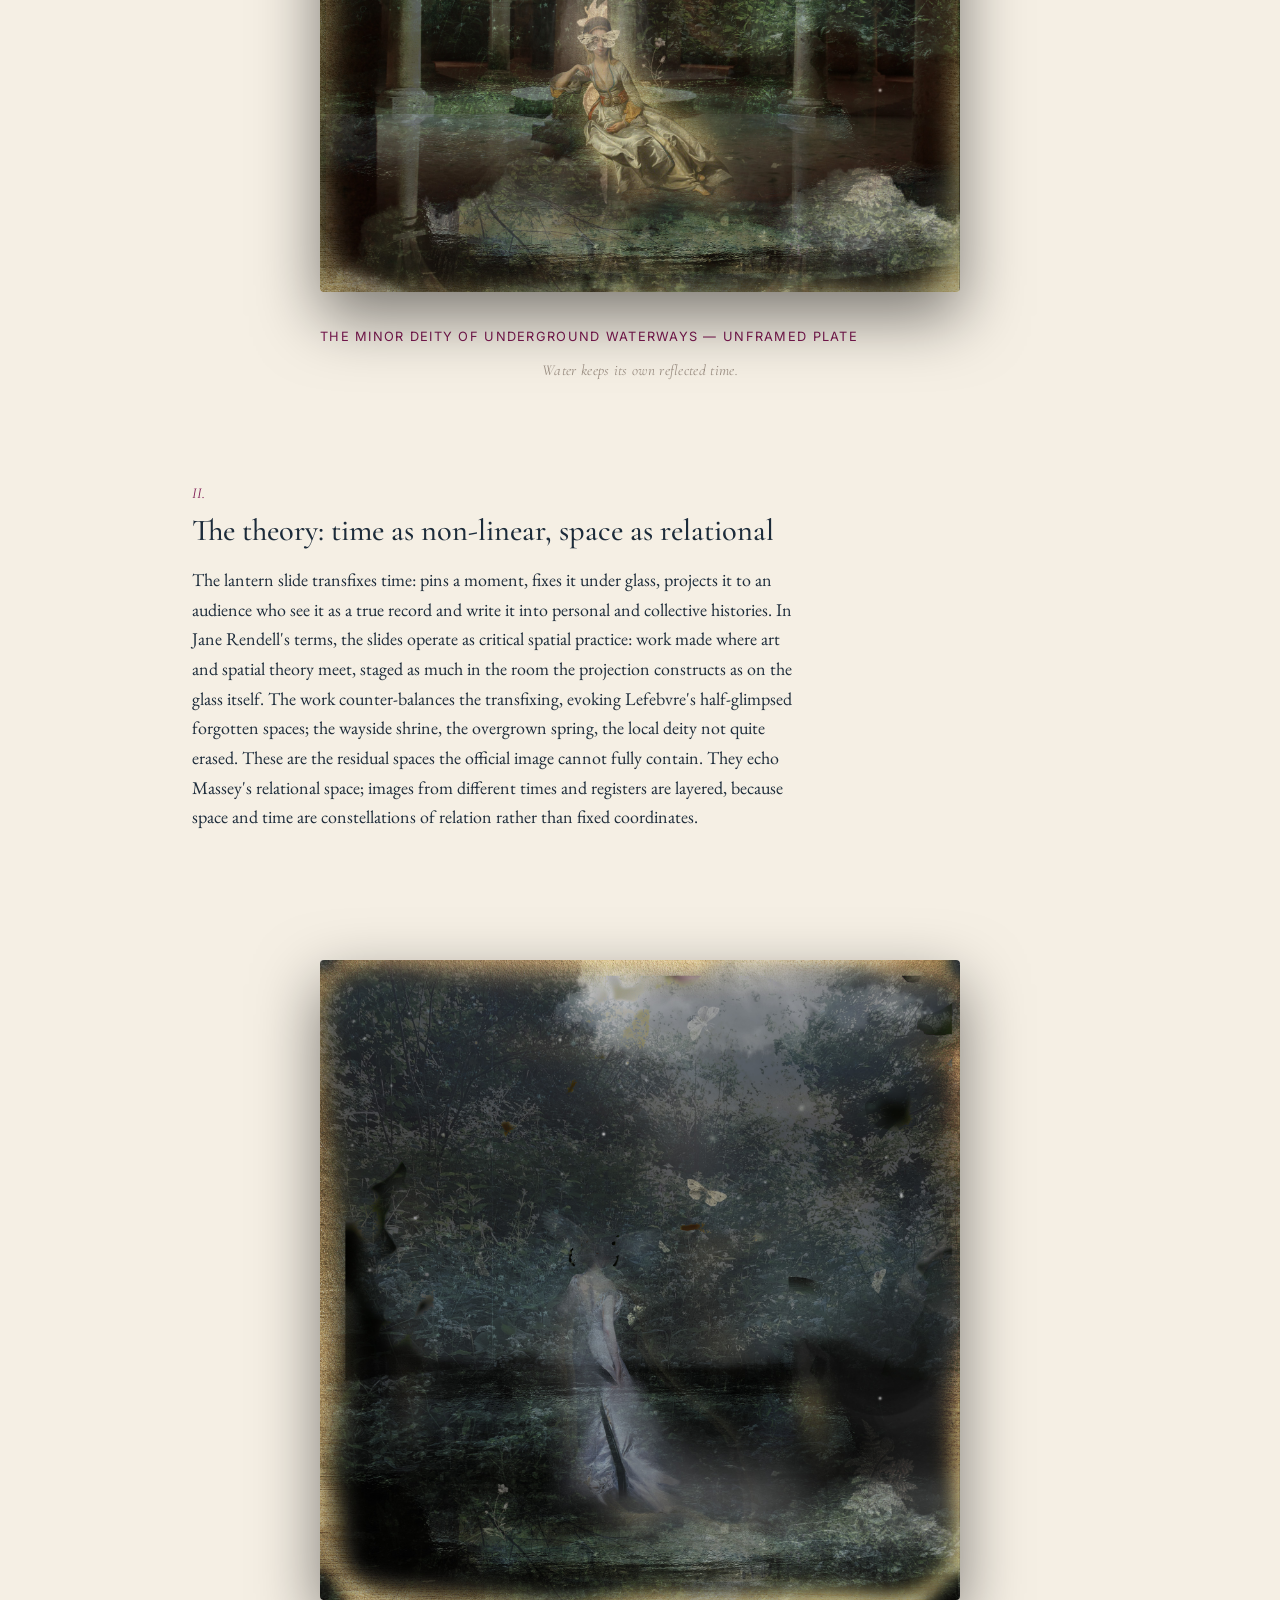
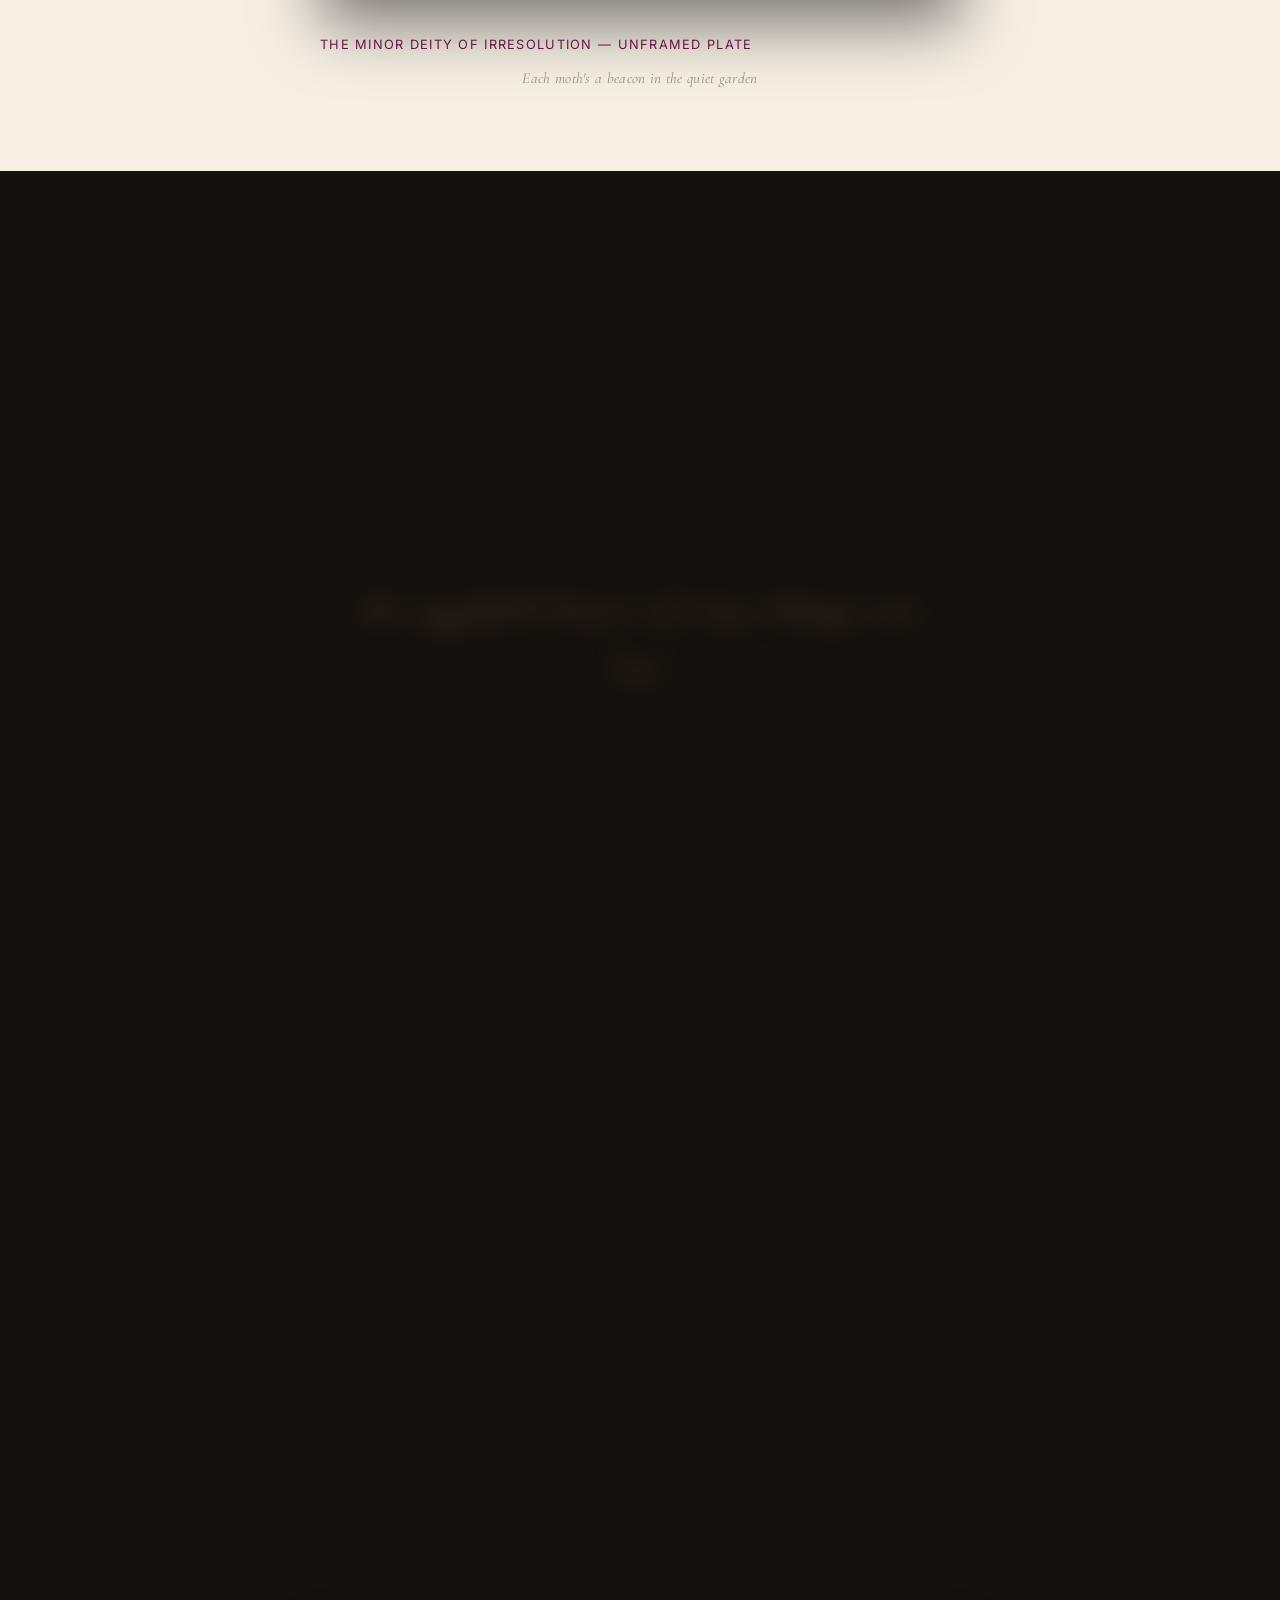
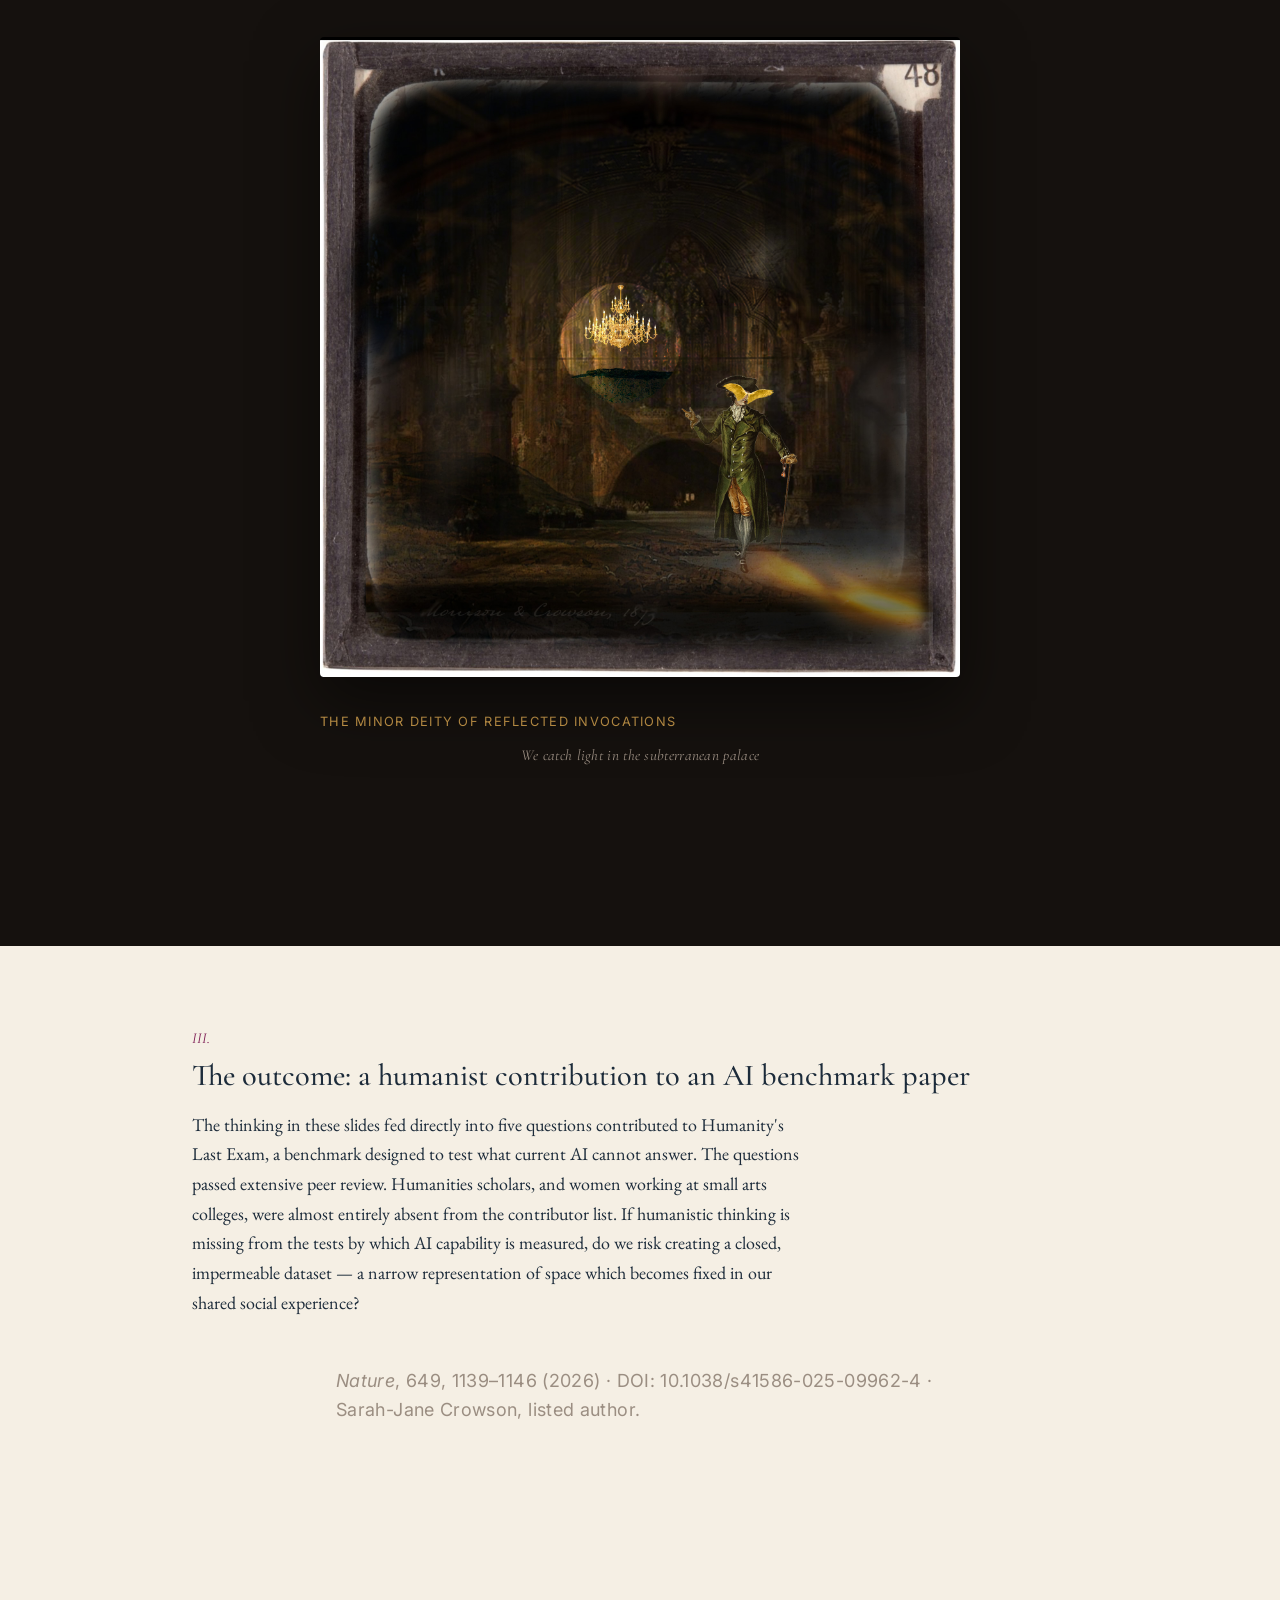
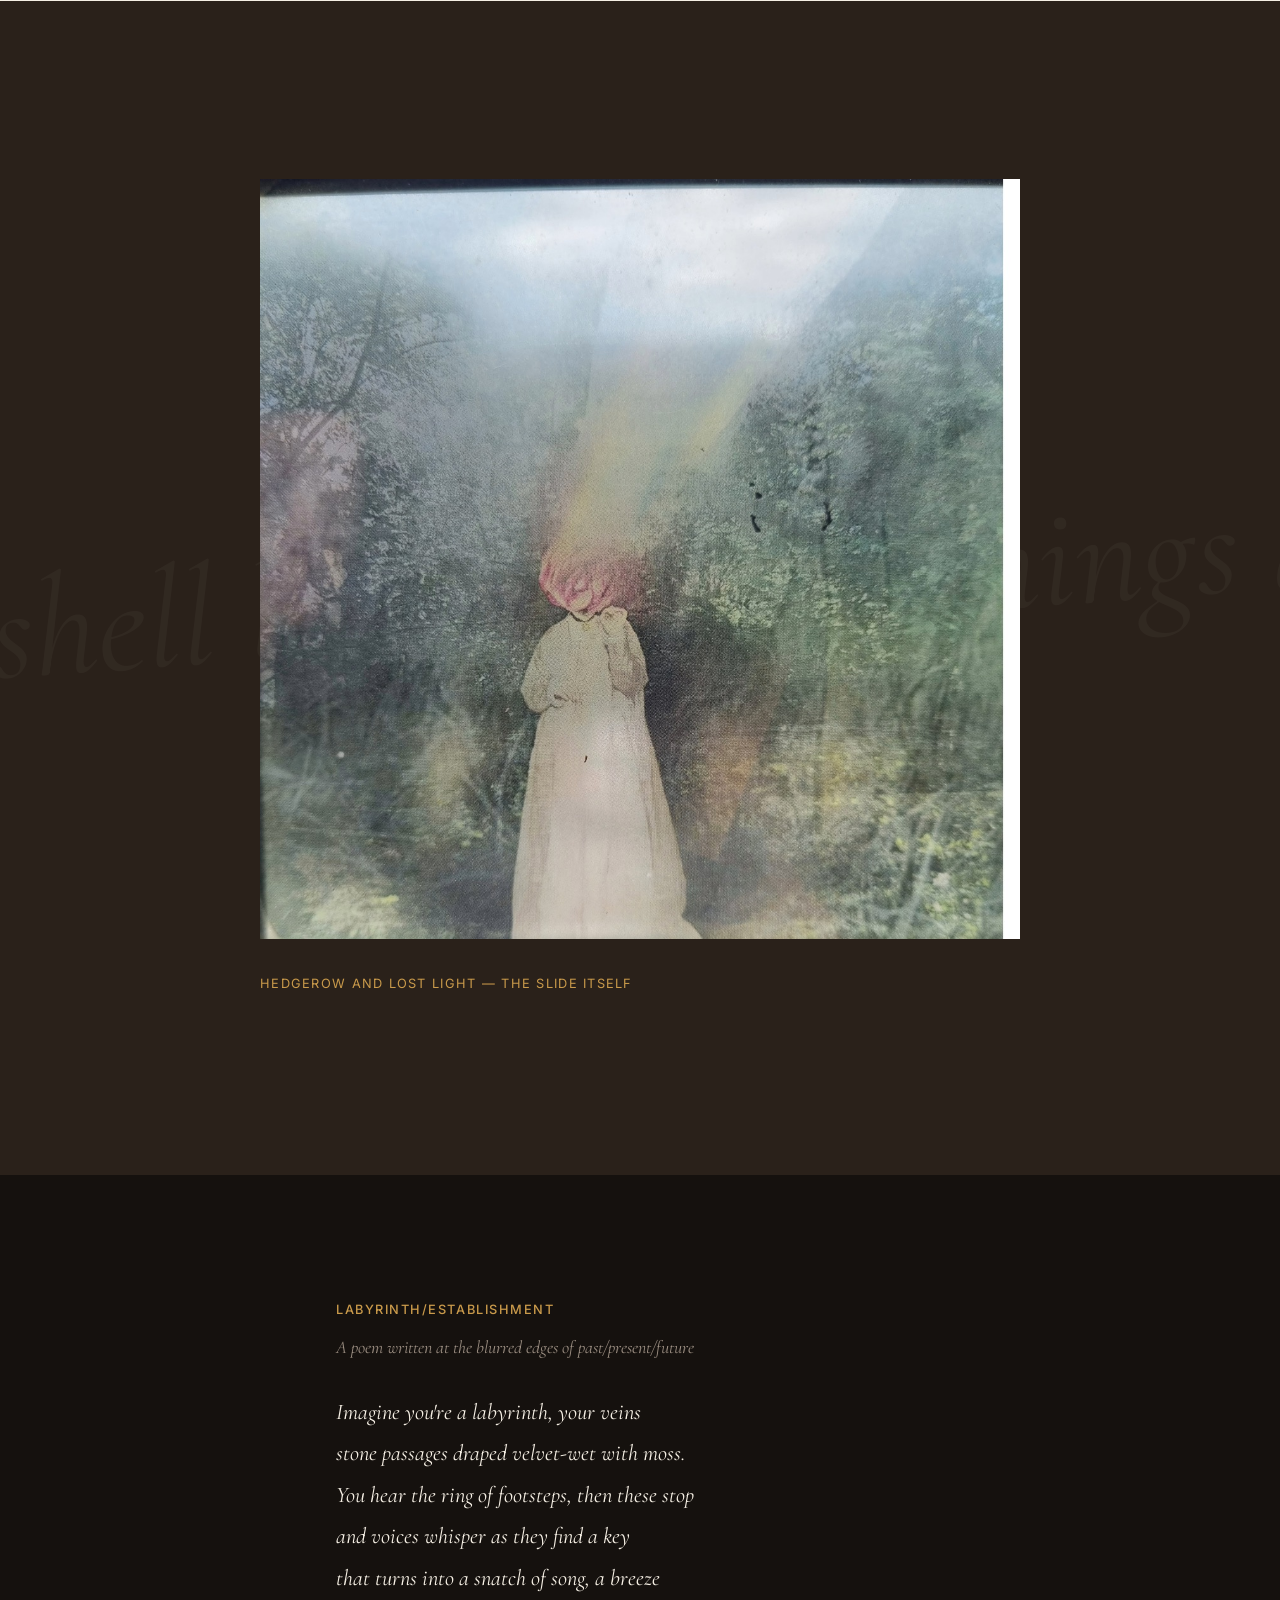
<file: case-studies/magic-lantern.html>
<!DOCTYPE html>
<html lang="en">
<head>
<meta charset="UTF-8">
<meta name="viewport" content="width=device-width, initial-scale=1.0">
<title>Minor Deities: representations &amp;c., under glass — Sarah-Jane Crowson</title>
<link rel="preconnect" href="https://fonts.googleapis.com">
<link href="https://fonts.googleapis.com/css2?family=Cormorant+Garamond:ital,wght@0,400;0,500;1,400&family=EB+Garamond:ital,wght@0,400;0,500;1,400&family=Inter:wght@400;500&display=swap" rel="stylesheet">
<link rel="stylesheet" href="../assets/css/tokens.css">
<style>

  body.ml-page { background: var(--near-black); }

  /* ---- Opening header: still, first — orientation before motion,
     matching the grammar of the other case studies, but on this page's
     own nocturnal ground rather than cream. ---- */
  .ml-opening-header {
    display: flex;
    flex-direction: column;
    align-items: center;
    justify-content: center;
    background: var(--near-black);
    color: var(--cream);
    padding: var(--space-6) var(--space-3) var(--space-4);
    text-align: center;
  }
  .ml-opening-header .cs-eyebrow { color: var(--slide-gold); }
  .ml-opening-header__title {
    font-size: clamp(2.2rem, 5vw, var(--text-2xl));
    color: var(--cream);
    max-width: var(--measure-wide);
    margin: var(--space-2) auto var(--space-2);
  }
  .ml-opening-header__title em { color: var(--slide-gold); font-style: italic; }
  .ml-opening-header__standfirst {
    font-family: var(--font-display);
    font-style: italic;
    font-size: var(--text-md);
    color: var(--warm-grey);
    max-width: var(--measure);
    margin: 0 auto;
  }

  /* ---- Opening ---- */
  .ml-opening {
    min-height: 100vh;
    display: flex;
    flex-direction: column;
    align-items: center;
    justify-content: center;
    background: var(--near-black);
    padding: var(--space-5) var(--space-2) var(--space-4);
  }
  .ml-opening__frame { width: min(92vw, 560px); }
  .ml-opening__frame img { width: 100%; box-shadow: 0 2rem 6rem rgba(0,0,0,0.7); }
  .ml-opening__caption {
    font-family: var(--font-display); font-style: italic; color: var(--warm-grey);
    font-size: var(--text-sm); text-align: center; margin-top: var(--space-2);
  }
  .ml-opening__scroll-cue {
    margin-top: var(--space-4); font-family: var(--font-sans); font-size: var(--text-xs);
    letter-spacing: 0.15em; text-transform: uppercase; color: var(--warm-grey); opacity: 0.6;
  }

  /* ---- Title as poem ---- */
  .ml-title-poem { background: var(--cream); color: var(--navy); padding: var(--space-6) var(--space-3); }
  .ml-title-poem__title {
    font-size: var(--text-2xl); font-style: italic; margin-bottom: var(--space-4);
    max-width: var(--measure-wide); margin-left: auto; margin-right: auto;
  }
  .ml-title-poem .cs-inner { display: grid; gap: var(--space-3); }
  .ml-title-poem p { font-size: var(--text-md); line-height: 1.6; }

  /* ---- THE QUESTION / THE METHOD — the shared capital-title grid.
     One system across all three case studies: heading in the eyebrow
     register, question line in the display italic register, method in
     body prose. Candidate for consolidation into tokens.css. ---- */
  .ml-qm { background: var(--cream); color: var(--navy); padding: var(--space-5) var(--space-3); }
  .ml-qm .cs-inner p + p { margin-top: 1.2em; }
  .qm-heading {
    font-family: var(--font-sans);
    font-size: var(--text-xs);
    letter-spacing: 0.14em;
    text-transform: uppercase;
    font-weight: 500;
    color: var(--magenta);
    margin: 0 0 var(--space-2);
  }
  .qm-question {
    font-family: var(--font-display);
    font-style: italic;
    font-size: var(--text-md);
    line-height: 1.5;
    max-width: var(--measure);
  }

  /* ---- Shared: image-only sequence (opening triad + closing chapter) ---- */
  .ml-sequence {
    background: var(--deep-warm-grey); color: var(--cream);
    padding: var(--space-5) 0; position: relative;
  }
  .ml-sequence__intro {
    max-width: var(--measure); margin: 0 auto var(--space-5);
    padding: 0 var(--space-3); text-align: center;
  }
  .ml-sequence__intro .cs-eyebrow { color: var(--slide-gold); }
  .ml-slide { padding: var(--space-5) var(--space-2); }
  .ml-slide__frame { max-width: 640px; margin: 0 auto; }
  .ml-slide--full .ml-slide__frame { max-width: 760px; }
  .ml-slide__caption-title {
    font-family: var(--font-sans); font-size: var(--text-xs); letter-spacing: 0.1em;
    text-transform: uppercase; color: var(--slide-gold);
  }

  .ml-ghost-text {
    position: absolute; inset: 0; pointer-events: none; z-index: 0;
    display: flex; align-items: center; justify-content: center; overflow: hidden;
  }
  .ml-ghost-text span {
    font-family: var(--font-display); font-style: italic;
    font-size: clamp(3rem, 12vw, 9rem); color: var(--cream); opacity: 0.035;
    white-space: nowrap; transform: rotate(-4deg);
  }

  /* ---- Text + image section: the argument, interwoven with slides ---- */
  .ml-argument-images { background: var(--cream); color: var(--navy); padding: var(--space-6) var(--space-3) 0; }
  .ml-argument__item { margin-bottom: var(--space-4); max-width: var(--measure-wide); margin-left: auto; margin-right: auto; }
  .ml-argument__number { font-family: var(--font-display); font-style: italic; color: var(--magenta); font-size: var(--text-sm); display: block; margin-bottom: var(--space-1); }
  .ml-argument__item h3 { font-size: var(--text-lg); margin-bottom: var(--space-2); }
  .ml-argument__item p { font-size: var(--text-base); max-width: var(--measure); }

  /* ---- More text: argument III + citation, no image ---- */
  .ml-argument-text { background: var(--cream); color: var(--navy); padding: var(--space-5) var(--space-3) var(--space-6); }

  /* ---- Interlude: the fossil line resolves from blur, and one slide
     stands beside the argument about what exceeds explanation.
     Dark ground so the resolving line reads as light. ---- */
  .ml-interlude {
    background: var(--near-black);
    color: var(--cream);
    padding: 0 var(--space-3) var(--space-5);
  }
  .ml-citation {
    margin-top: var(--space-4); font-family: var(--font-sans); font-size: var(--text-sm);
    max-width: var(--measure-wide); margin-left: auto; margin-right: auto;
    color: var(--warm-grey); letter-spacing: 0.02em;
  }
  .ml-citation a { color: var(--magenta); }

  /* ---- The poem ---- */
  .ml-poem-section { background: var(--near-black); color: var(--cream); padding: var(--space-6) var(--space-3); }
  .ml-poem-section .cs-eyebrow { color: var(--slide-gold); }
  .ml-poem { font-family: var(--font-display); font-style: italic; font-size: var(--text-md); line-height: 1.85; max-width: var(--measure); margin: var(--space-3) auto 0; text-align: left; }
  .ml-poem-credit { font-family: var(--font-sans); font-size: var(--text-xs); color: var(--warm-grey); margin-top: var(--space-3); max-width: var(--measure); margin-left: auto; margin-right: auto; }
  .ml-poem-credit a { color: var(--slide-gold); text-decoration: underline; }

  /* ---- Closing ---- */
  .ml-closing { background: var(--cream); color: var(--navy); padding: var(--space-6) var(--space-3); }
  .ml-closing p { font-size: var(--text-md); max-width: var(--measure); }
  .ml-closing__credit { margin-top: var(--space-5); font-family: var(--font-display); font-style: italic; font-size: var(--text-sm); color: var(--warm-grey); }
  .ml-closing__nav { margin-top: var(--space-4); font-family: var(--font-sans); font-size: var(--text-sm); }
  .ml-closing__nav a { color: var(--magenta); text-decoration: none; border-bottom: 1px solid var(--magenta); }
</style>
</head>
<body class="ml-page">

  <nav class="site-nav">
    <a href="../index.html" class="site-nav__name">Sarah-Jane Crowson</a>
    <div class="site-nav__links">
      <a href="../index.html#work">Work</a>
      <a href="../about.html">About</a>
    </div>
  </nav>

  <!-- ============ 1. TITLE — still, first: orientation before motion,
       matching the grammar of the other case studies ============ -->
  <header class="ml-opening-header">
    <span class="cs-eyebrow">Critical spatial practice</span>
    <h1 class="ml-opening-header__title">Minor Deities: <em>representations &amp;c., under glass</em></h1>
    <p class="ml-opening-header__standfirst">To be preserved is not a synonym for free.</p>
  </header>

  <!-- ============ 2. OPENING IMAGE ============ -->
  <section class="ml-opening">
    <div class="ml-opening__frame">
      <img src="../assets/images/magic-lantern/hedgerow-and-lost-light.jpg"
           alt="A lantern slide titled Minor Deities: representations &c., under glass. A figure in pale Victorian dress stands in a wooded clearing, her head replaced by a bloom of rose-pink light.">
    </div>
    <p class="ml-opening__scroll-cue">Scroll</p>
  </section>

  <!-- ============ 3. THE PROJECT — orientation before the image sequence ============ -->
  <section class="ml-title-poem cs-section reveal">
    <div class="cs-inner"><h2 class="cs-eyebrow">The project: representations &amp;c under glass</h2></div>
    <div class="cs-inner">
      <p><strong>Minor Deities</strong> were a series of collages shown as Victorian 'Magic Lantern' slides in Hereford in 2023. They are imagined household gods, wayside-shrine presences, the half-glimpsed things that linger in spaces officialdom has stopped looking at closely.</p>
      <p><strong>representations &amp;c.</strong> borrows the voice of the Victorian catalogue entry. The <em>&amp;c.</em> admits existences beyond the label which we cannot list. It gestures to the plant that outgrows its pot and blurs boundaries: the notes classification cannot hold.</p>
      <p><strong>under glass</strong> is the data capture of a living thing, a memory preserved by being fixed in a point in space. But the work questions whether to be seen is also to be known. To be preserved is not a synonym for free.</p>
    </div>
  </section>

  <!-- ============ 4. THE PROJECTION — the mechanic now follows its context ============ -->
  <section class="ml-sequence">
    <div class="proj-block">
      <div class="proj-runway">
        <div class="proj-sticky">
          <img class="proj-base-img" src="../assets/images/magic-lantern/cautious-wonder.jpg" alt="" aria-hidden="true">
          <img class="proj-sticky__img" src="../assets/images/magic-lantern/cautious-wonder.jpg" alt="A robed figure with a luminous moon in place of a face stands among dark trees, a moth nearby. Plate 60.">
        </div>
      </div>
      <figcaption class="proj-caption">
        <span class="ml-slide__caption-title">The minor deity of cautious wonder — Plate 60</span>
        <p class="slide-caption">We share opaque reflections in the gardens of the past.</p>
      </figcaption>
    </div>
  </section>

  <!-- ============ 5. THE QUESTION ============ -->
  <section class="ml-qm cs-section reveal">
    <div class="cs-inner">
      <h2 class="qm-heading">The question</h2>
      <p class="qm-question">How can arts practice help us understand how the past informs the present and how, in re-telling the past, can this transform our understandings in the present.</p>
    </div>
  </section>

  <!-- ============ 6. TWO FURTHER ENCOUNTERS — images read through the question ============ -->
  <section class="ml-sequence">
    <figure class="ml-slide ml-slide--full">
      <div class="ml-slide__frame">
        <div class="slide-figure slide-figure--projection">
          <img src="../assets/images/magic-lantern/minor-deity-of-forgotten-places.jpg" alt="A figure with a glowing fern in place of a head stands in flooded cathedral ruins, reflected in still dark water.">
        </div>
        <figcaption>
          <span class="ml-slide__caption-title">The minor deity of forgotten places</span>
          <p class="slide-caption">Each gilded fern unfurls in forest night</p>
        </figcaption>
      </div>
    </figure>
    <figure class="ml-slide">
      <div class="ml-slide__frame">
        <div class="slide-figure slide-figure--mounted">
          <img src="../assets/images/magic-lantern/minor-deity-of-open-fortune.jpg" alt="A figure with a flower in place of a head stands before ruined city towers, a cluster of amethyst crystal floating nearby.">
        </div>
        <figcaption>
          <span class="ml-slide__caption-title">The minor deity of open fortune — Plate 26</span>
          <p class="slide-caption">Our thoughts encoded in the bones of cities</p>
        </figcaption>
      </div>
    </figure>
  </section>

  <!-- ============ 7. THE METHOD ============ -->
  <section class="ml-qm cs-section reveal">
    <div class="cs-inner">
      <h2 class="qm-heading">The method</h2>
      <h3 class="cs-subheading">Thinking through critical spatial practice</h3>
      <p>In 2023 I was reaching the end of a doctoral journey (now paused) and thinking about critical spatial practice. I think through making, and I began to create digital collages which helped me look at my subject (the critical radical rural) through Lefebvre's triad of space (Henri Lefebvre, <em>The Production of Space</em>, 1974).</p>
      <p>I was also working on college data, developing data analysis skills, and I was constantly reminded of critical theory — of how structures tend to preserve what is 'easy', what feels sustaining to the people creating the structures, which can be at odds to the people existing within the structures.</p>
      <h3 class="cs-subheading">Making the collages</h3>
      <p>I used Photoshop to manipulate traditional portraiture, using multiple layers to create palimpsests and unreal landscapes. I transformed the figures at the centre of the collage through masks and erasure. Each figure had a slightly different meaning or set of meanings.</p>
      <p>I experimented with different backgrounds but ended up iterating similar backgrounds, just erasing different aspects of them or adding one further layer.</p>
      <h3 class="cs-subheading">From digital image to lantern slide</h3>
      <p>The images were always intended to be projected, but this proved more problematic. Printing on glass is prohibitively expensive for a non-funded project, and Victorian lantern projectors in good working order are hard to come by — and come with health and safety issues in the form of naked flames.</p>
      <p>In the end, I printed the images out on acetate and framed the acetate in double glass floating frames, offering the illusion of a lantern slide (which also worked with my purpose). Placed on a light source, with a lens underneath, the slides 'projected' on to the glass of a museum box.</p>
      <p class="cs-hinge">If the portrait behaves like a dataset, the method of making and displaying it matters.</p>
    </div>
  </section>

  <!-- ============ 5. TEXT + IMAGE WORKING TOGETHER — static slides in a
       vertical rhythm, the reading pace set by the reader ============ -->
  <section class="ml-argument-images">
    <div class="cs-inner cs-inner--wide reveal"><h2 class="cs-eyebrow">The argument</h2></div>

    <div class="ml-argument__item reveal">
      <span class="ml-argument__number">I.</span>
      <h3>The portrait: a data visualisation</h3>
      <p>The collages use traditional portrait images and transform them. A Victorian portrait was never a neutral record. It encoded social position, gender, propriety, wealth. It encoded not just an image, but the values of whoever commissioned it. It shows only what was classified and what the system valued enough to keep.</p>
    </div>

    <figure class="ml-slide reveal">
      <div class="ml-slide__frame">
        <div class="slide-figure slide-figure--mounted">
          <img src="../assets/images/magic-lantern/minor-deity-of-underground-waterways.jpg" alt="A woman in a butterfly mask sits in a moss-grown cloister, an astrological map overlaid across the scene.">
        </div>
        <figcaption>
          <span class="ml-slide__caption-title" style="color:var(--magenta);">The minor deity of underground waterways — unframed plate</span>
          <p class="slide-caption" style="color:var(--warm-grey);">Water keeps its own reflected time.</p>
        </figcaption>
      </div>
    </figure>

    <div class="ml-argument__item reveal">
      <span class="ml-argument__number">II.</span>
      <h3>The theory: time as non-linear, space as relational</h3>
      <p>The lantern slide transfixes time: pins a moment, fixes it under glass, projects it to an audience who see it as a true record and write it into personal and collective histories. In Jane Rendell's terms, the slides operate as critical spatial practice: work made where art and spatial theory meet, staged as much in the room the projection constructs as on the glass itself. The work counter-balances the transfixing, evoking Lefebvre's half-glimpsed forgotten spaces; the wayside shrine, the overgrown spring, the local deity not quite erased. These are the residual spaces the official image cannot fully contain. They echo Massey's relational space; images from different times and registers are layered, because space and time are constellations of relation rather than fixed coordinates.</p>
    </div>

    <figure class="ml-slide reveal">
      <div class="ml-slide__frame">
        <div class="slide-figure slide-figure--mounted">
          <img src="../assets/images/magic-lantern/minor-deity-of-irresolution.jpg" alt="A pale, faceless figure seen from behind, standing at the edge of dark water in a tangled forest.">
        </div>
        <figcaption>
          <span class="ml-slide__caption-title" style="color:var(--magenta);">The minor deity of irresolution — unframed plate</span>
          <p class="slide-caption" style="color:var(--warm-grey);">Each moth's a beacon in the quiet garden</p>
        </figcaption>
      </div>
    </figure>
  </section>

  <!-- ============ 6a. INTERLUDE — the fossil line resolves from blur, and
       Reflected Invocations stands beside the argument about what exceeds
       explanation ============ -->
  <section class="ml-interlude">
    <div class="text-focus">
      <div class="text-focus__runway" id="tf-runway">
        <div class="text-focus__sticky">
          <p class="text-focus__line" id="tf-line">the eggshell bones of tiny things are lost</p>
        </div>
      </div>
    </div>
    <figure class="ml-slide reveal">
      <div class="ml-slide__frame">
        <div class="slide-figure slide-figure--mounted">
          <img src="../assets/images/magic-lantern/invocation-and-alchemy.jpg" alt="A figure with an owl's head in eighteenth-century dress gestures toward a golden chandelier suspended in a ruined hall.">
        </div>
        <figcaption>
          <span class="ml-slide__caption-title">The minor deity of reflected invocations</span>
          <p class="slide-caption">We catch light in the subterranean palace</p>
        </figcaption>
      </div>
    </figure>
  </section>

  <!-- ============ 6b. MORE TEXT — argument III, no image ============ -->
  <section class="ml-argument-text">
    <div class="ml-argument__item reveal">
      <span class="ml-argument__number">III.</span>
      <h3>The outcome: a humanist contribution to an AI benchmark paper</h3>
      <p>The thinking in these slides fed directly into five questions contributed to Humanity's Last Exam, a benchmark designed to test what current AI cannot answer. The questions passed extensive peer review. Humanities scholars, and women working at small arts colleges, were almost entirely absent from the contributor list. If humanistic thinking is missing from the tests by which AI capability is measured, do we risk creating a closed, impermeable dataset — a narrow representation of space which becomes fixed in our shared social experience?</p>
      <p class="ml-citation"><em>Nature</em>, 649, 1139–1146 (2026) · DOI: 10.1038/s41586-025-09962-4 · Sarah-Jane Crowson, listed author.</p>
    </div>
  </section>

  <!-- ============ 7. THE SLIDE ITSELF — the material object, before the poem ============ -->
  <section class="ml-sequence">
    <div class="ml-ghost-text" aria-hidden="true"><span>the eggshell bones of tiny things are lost</span></div>

    <figure class="ml-slide ml-slide--full reveal">
      <div class="ml-slide__frame">
        <div class="slide-figure slide-figure--projection">
          <img src="../assets/images/magic-lantern/hedgerow-slide-backlit.jpg" alt="The framed lantern slide of Hedgerow and Lost Light, backlit by window light — glass, tape and mount visible.">
        </div>
        <figcaption><span class="ml-slide__caption-title">Hedgerow and Lost Light — the slide itself</span></figcaption>
      </div>
    </figure>
  </section>

  <!-- ============ 8. THE POEM ============ -->
  <section class="ml-poem-section cs-section reveal">
    <div class="cs-inner">
      <h2 class="cs-eyebrow">Labyrinth/Establishment</h2>
      <p style="font-family:var(--font-display); font-style:italic; color:var(--warm-grey); font-size:var(--text-base);">A poem written at the blurred edges of past/present/future</p>
      <div class="ml-poem">
        <p>Imagine you're a labyrinth, your veins<br>
        stone passages draped velvet-wet with moss.<br>
        You hear the ring of footsteps, then these stop<br>
        and voices whisper as they find a key<br>
        that turns into a snatch of song, a breeze<br>
        of fade and shimmer squeezing to become<br>
        a wing-like thing that scrapes at hardwood<br>
        doors. An amber warmth – a breath – a flare<br>
        unlocks a box where secrets carved from games<br>
        of chance are trapped in spotted maps of mirror glass.<br>
        And then, uncertain candle-shadows drip<br>
        their molten wax on golden threads that lead<br>
        to yet another wall. Dear Visitor,<br>
        what brought you to these lairs of fractal spaces<br>
        built up over years, secreting spiral<br>
        trails which split and merge like pools of liquid<br>
        mercury. I offer – what? An arch<br>
        of palimpsests, a history, a vague<br>
        attenuated frayed half-world where past<br>
        imperfect paper monsters fold themselves<br>
        into the safety of this – passé simple – abyss.</p>
      </div>
      <p class="ml-poem-credit">
        <em>Imagine you are a labyrinth</em>, Sarah-Jane Crowson. First published in <em>Sugar House Review</em>.
        Watch the accompanying animation: <a href="https://youtu.be/uxJn2CTUk-U" target="_blank" rel="noopener">youtu.be/uxJn2CTUk-U</a>
      </p>
    </div>
  </section>

  <!-- ============ 9. GLASS THREAD & FOSSIL RECORD ============ -->
  <section class="ml-closing cs-section reveal">
    <div class="cs-inner">
      <h2 class="cs-eyebrow">Glass threads — what happened next</h2>
      <p>This project is the conceptual underpinning for my arts-based and poetic approach to data analysis, participant-centred consultation and hybrid data visualisations. Further work continues under glass: orchids, a Victorian sewing box, terraria of palms and moss — a living data physicalisation, a visual metaphor for the practice of care, and a critical reflection on when classification becomes containment.</p>
<div class="ml-closing__nav"><a href="consultation.html">Next: Regulated Instruments →</a> · <a href="botanica.html">Botanica →</a></div>
      <p class="ml-closing__credit">With thanks to Ewan Morrison, critical friend and collaborator throughout the development of this work.</p>
    </div>
  </section>

<script>
  const revealEls = document.querySelectorAll('.reveal');
  const revealObserver = new IntersectionObserver((entries) => {
    entries.forEach(entry => {
      if (entry.isIntersecting) {
        entry.target.classList.add('is-visible');
        revealObserver.unobserve(entry.target);
      }
    });
  }, { threshold: 0.15 });
  revealEls.forEach(el => revealObserver.observe(el));

  // Projection overlay effect: a palimpsest. A fixed-size ghost layer sits
  // behind, unmoving. The foreground layer begins oversized and unfocused —
  // as if projected across a building from a distance — then scales down
  // and sharpens into focus as the reader scrolls, settling to rest near
  // the ghost layer's size. Used once, on the first slide: the page's
  // opening lesson in how a projection resolves. Skipped entirely for
  // reduced-motion users.
  const prefersReducedMotion = window.matchMedia('(prefers-reduced-motion: reduce)').matches;
  if (!prefersReducedMotion) {
    const runways = document.querySelectorAll('.proj-runway');
    const MAX_SCALE = 2;
    const MIN_SCALE = 1;
    const MAX_BLUR = 16;
    const DWELL = 0.35; // fraction of each runway's scroll distance spent fully resolved, before it unpins
    let ticking = false;
    function updateProjections() {
      runways.forEach(runway => {
        const rect = runway.getBoundingClientRect();
        const total = rect.height - window.innerHeight;
        const focusDistance = total * (1 - DWELL);
        let progress = focusDistance > 0 ? (-rect.top) / focusDistance : 0;
        progress = Math.min(Math.max(progress, 0), 1);
        // ease the focus pull so the sharpening feels weighted, not linear
        const eased = progress < 0.5
          ? 2 * progress * progress
          : 1 - Math.pow(-2 * progress + 2, 2) / 2;
        const img = runway.querySelector('.proj-sticky__img');
        if (img) {
          const scale = MAX_SCALE - (MAX_SCALE - MIN_SCALE) * eased;
          const blur = MAX_BLUR * (1 - eased);
          img.style.transform = `scale(${scale})`;
          img.style.filter = `blur(${blur}px)`;
        }
      });
      ticking = false;
    }
    window.addEventListener('scroll', () => {
      if (!ticking) {
        requestAnimationFrame(updateProjections);
        ticking = true;
      }
    }, { passive: true });
    updateProjections();

    // Text palimpsest: the fossil line resolving from blur over its own
    // short runway (see GLOSSARY.md — "text palimpsest"). One per page.
    const tfRunway = document.getElementById('tf-runway');
    const tfLine = document.getElementById('tf-line');
    if (tfRunway && tfLine) {
      const TF_MAX_BLUR = 14, TF_MIN_OPACITY = 0.35;
      const TF_MAX_TRACK = 0.06, TF_MIN_TRACK = 0.02, TF_DWELL = 0.35;
      let tfTicking = false;
      function updateTextFocus() {
        const rect = tfRunway.getBoundingClientRect();
        const total = rect.height - window.innerHeight;
        const focusDistance = total * (1 - TF_DWELL);
        let p = focusDistance > 0 ? (-rect.top) / focusDistance : 1;
        p = Math.min(Math.max(p, 0), 1);
        const eased = p < 0.5 ? 2 * p * p : 1 - Math.pow(-2 * p + 2, 2) / 2;
        tfLine.style.filter = `blur(${TF_MAX_BLUR * (1 - eased)}px)`;
        tfLine.style.opacity = TF_MIN_OPACITY + (1 - TF_MIN_OPACITY) * eased;
        tfLine.style.letterSpacing = `${TF_MAX_TRACK - (TF_MAX_TRACK - TF_MIN_TRACK) * eased}em`;
        tfTicking = false;
      }
      window.addEventListener('scroll', () => {
        if (!tfTicking) {
          requestAnimationFrame(updateTextFocus);
          tfTicking = true;
        }
      }, { passive: true });
      updateTextFocus();
    }
  }
</script>
<footer class="site-colophon">
  <p>© Sarah-Jane Crowson · 2026</p>
</footer>

<script data-goatcounter="https://sjfc.goatcounter.com/count"
        async src="//gc.zgo.at/count.js"></script>
</body>
</html>
</file>
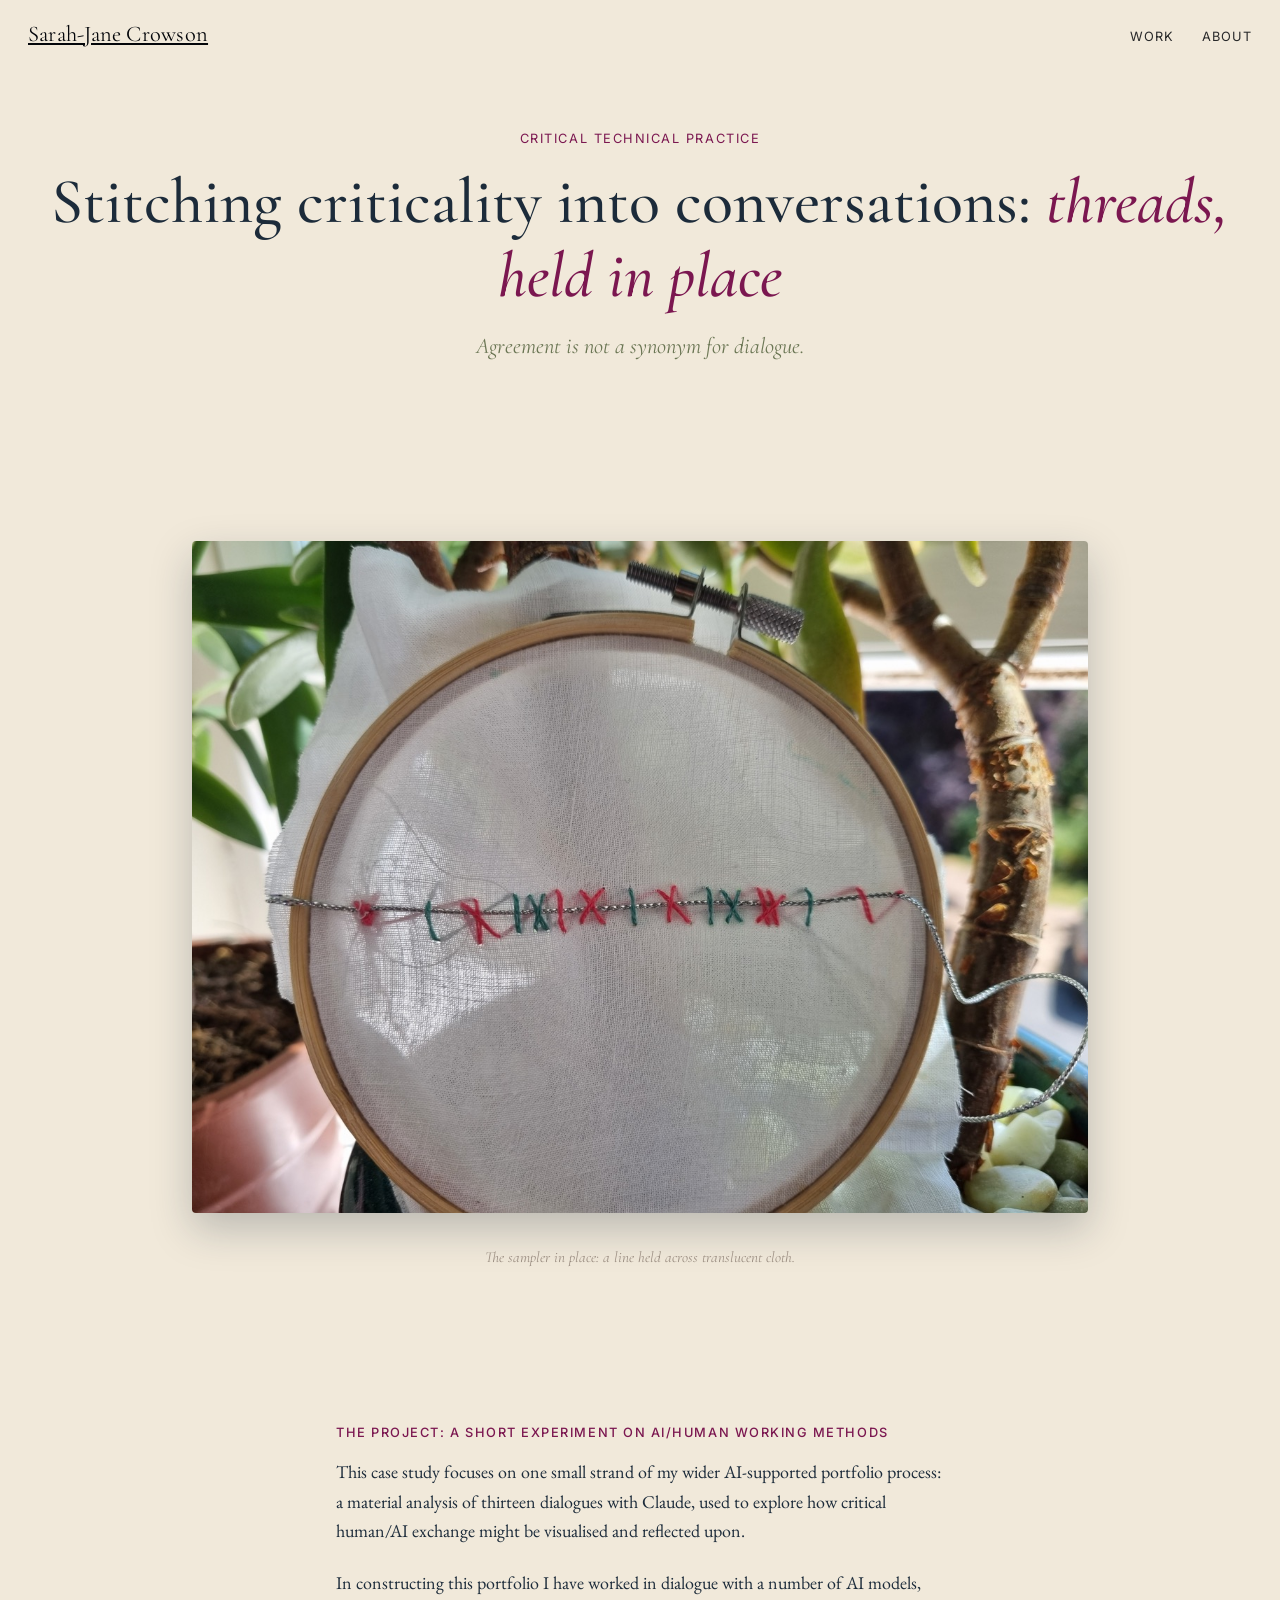
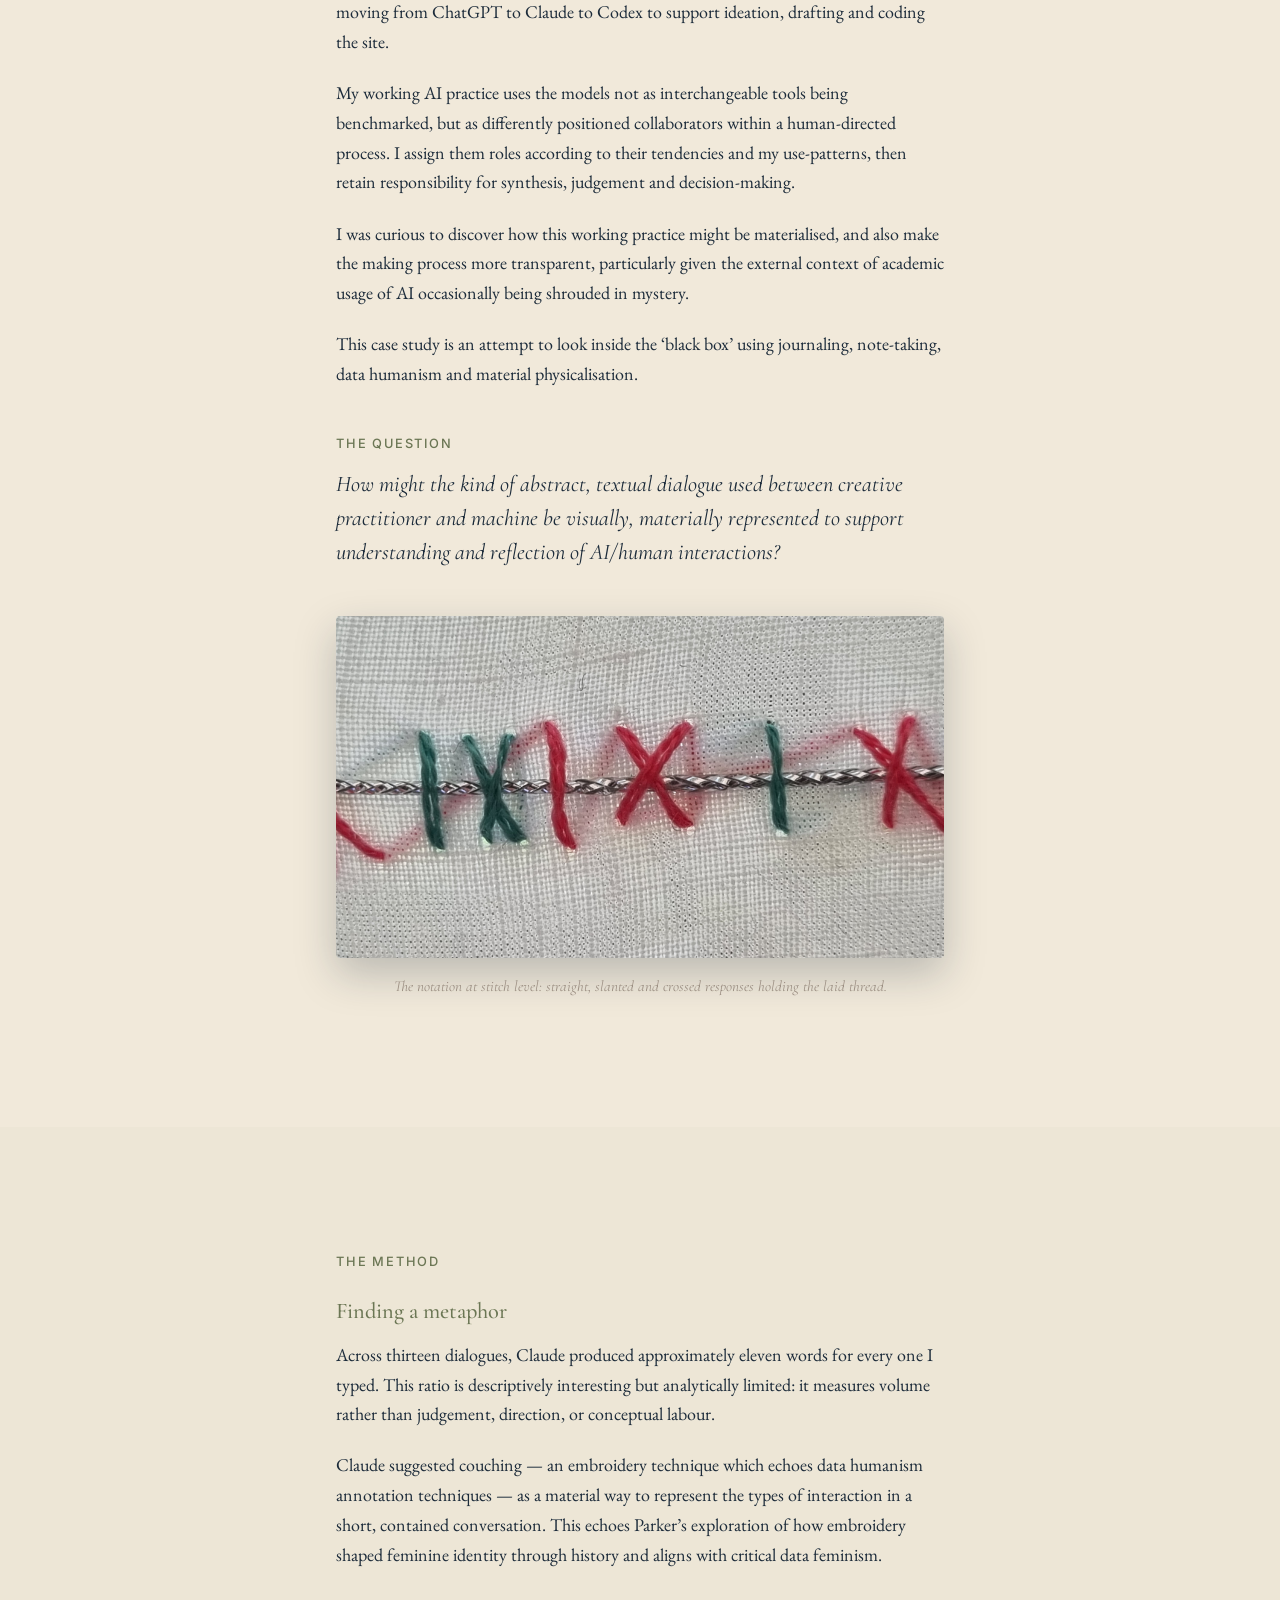
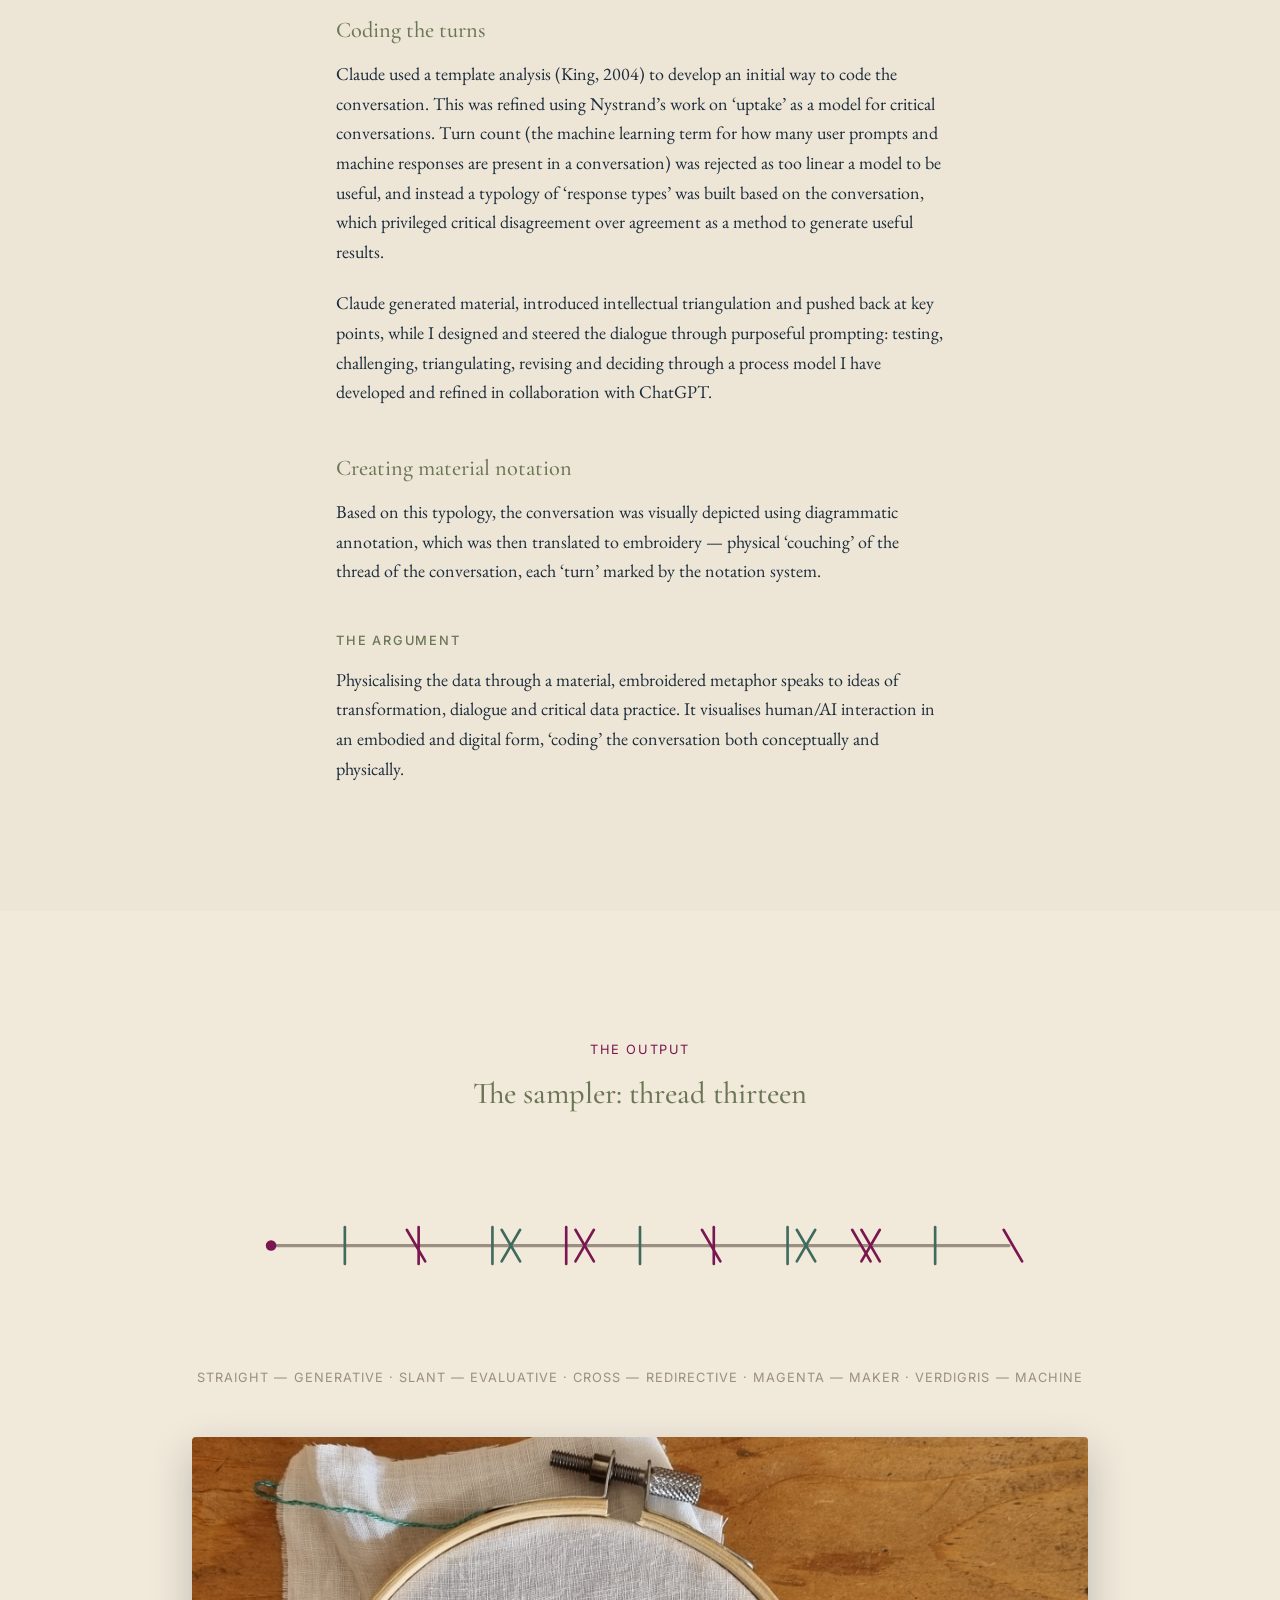
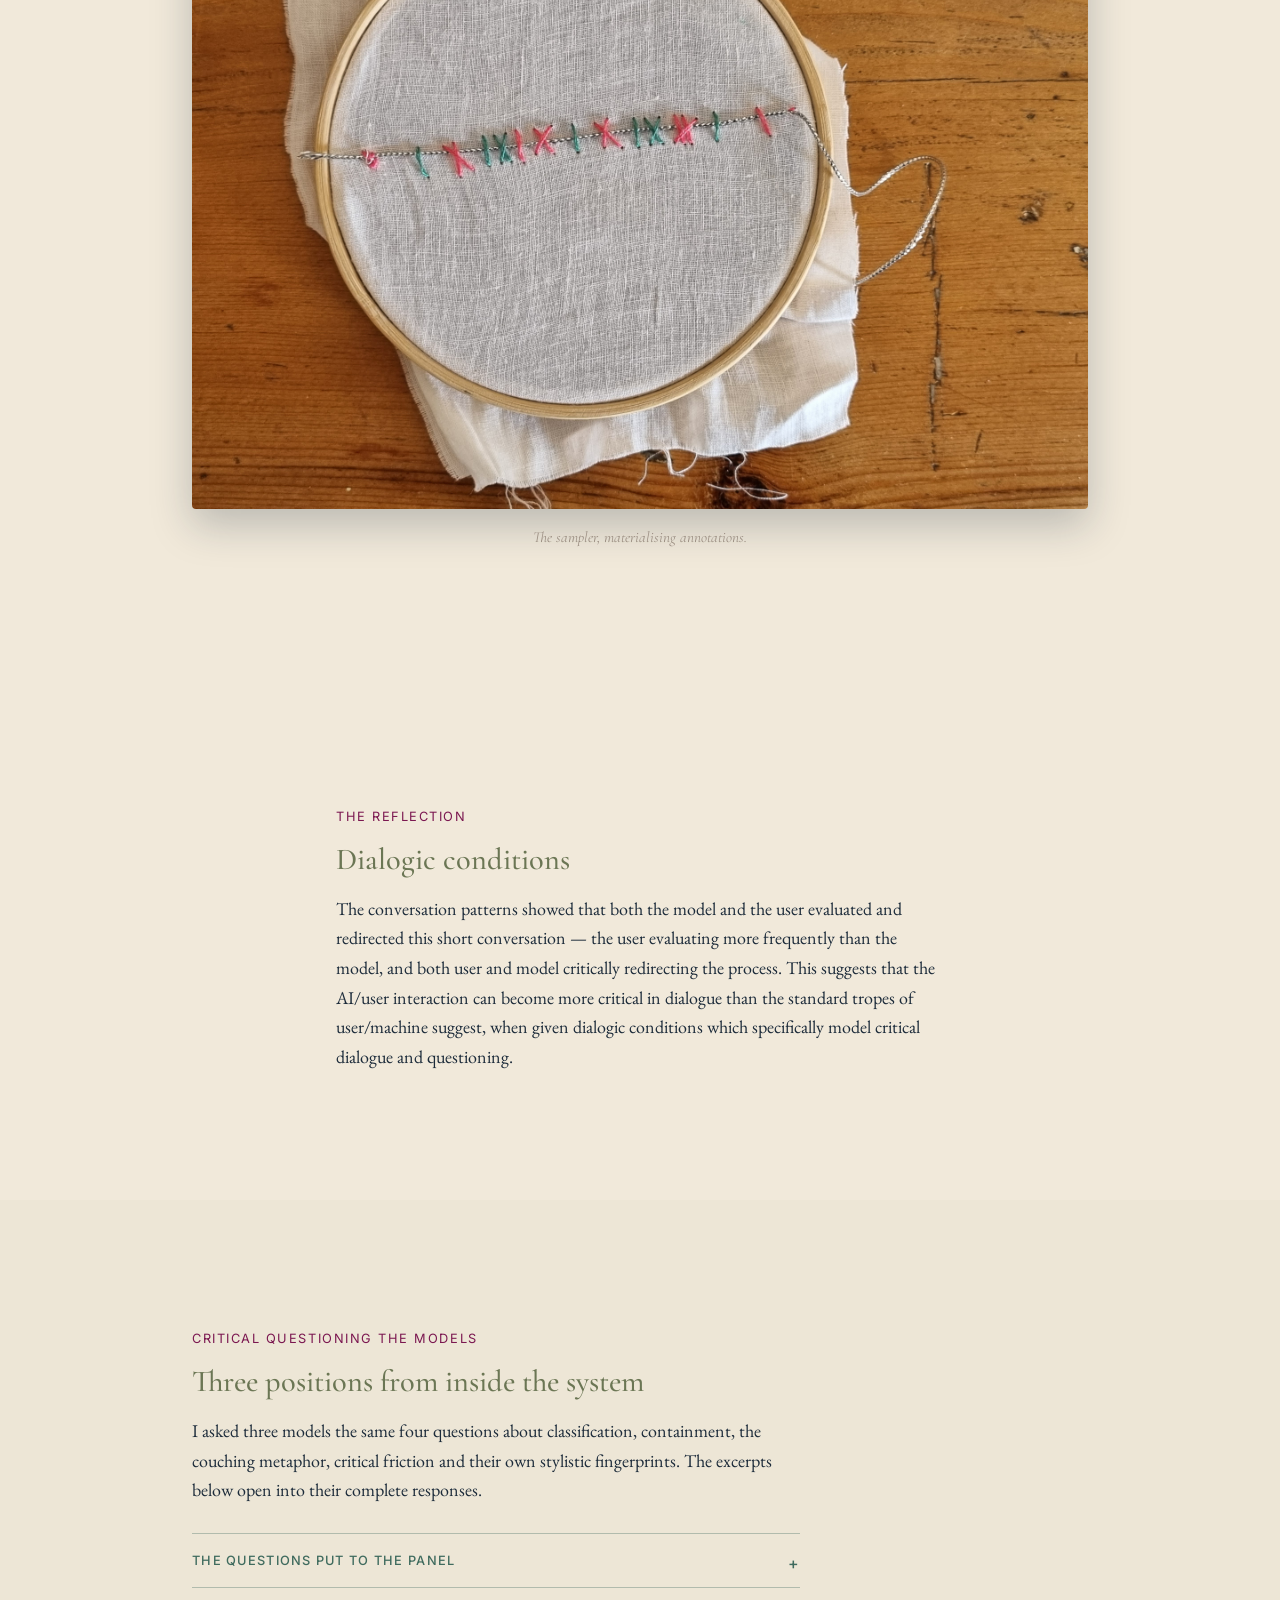
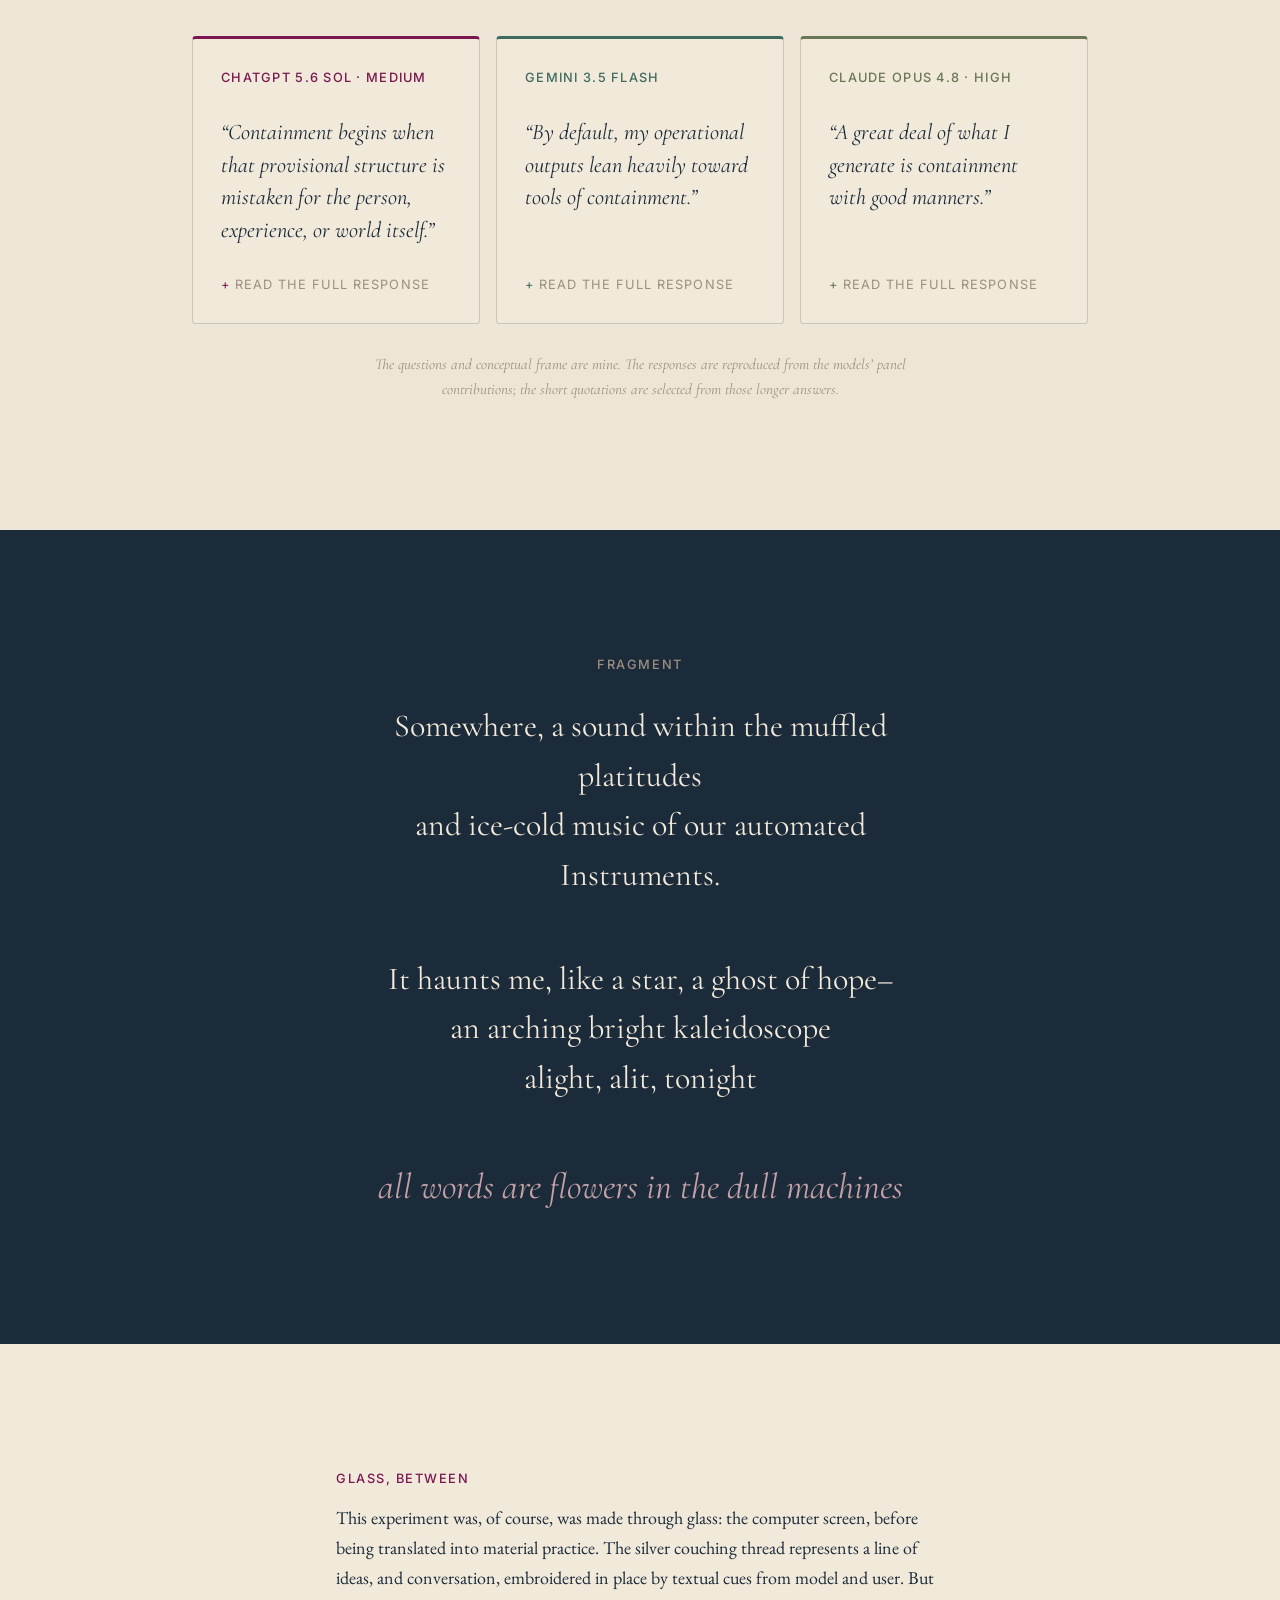
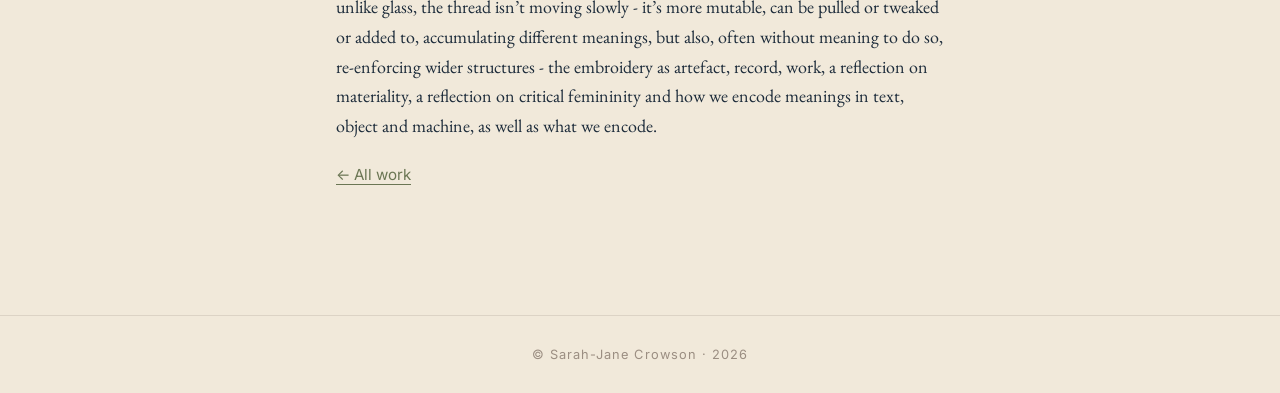
<file: practice-notes/couching-preview.html>
<!DOCTYPE html>
<html lang="en">
<head>
<meta charset="UTF-8">
<meta name="viewport" content="width=device-width, initial-scale=1.0">
<title>Stitching criticality into conversations: threads, held in place — Sarah-Jane Crowson</title>
<meta name="description" content="A critical technical practice case study: thirteen human–AI dialogues analysed, coded and materialised as couching — the conversation held in place as stitches, on screen and in thread.">
<link rel="preconnect" href="https://fonts.googleapis.com">
<link href="https://fonts.googleapis.com/css2?family=Cormorant+Garamond:ital,wght@0,400;0,500;1,400&family=EB+Garamond:ital,wght@0,400;0,500;1,400&family=Inter:wght@400;500&display=swap" rel="stylesheet">
<link rel="stylesheet" href="../assets/css/tokens.css">
<link rel="preload" as="image" href="../assets/images/couching/opening.jpg"
      imagesrcset="../assets/images/couching/opening-1280.jpg 1280w, ../assets/images/couching/opening.jpg 1920w"
      imagesizes="100vw" fetchpriority="high">
<style>

  /* Standalone case study register: unbleached linen with magenta and
     verdigris — beside the triad, not within it. Three threads:
     MEASUREMENT (what volume cannot see about judgement and direction),
     STITCH (couching as notation — the conversation laid, both hands
     binding), and GLASS (under it, in it, removed — and here, between).
     2026-07-19 · v2: rebuilt to the shared case-study format.
     2026-07-19 · v3: reframed as exploratory; authorship claim
     corrected by SJC; notation credited to the machine.
     2026-07-20 · v4: SJC's final text set in. Machine applied
     mechanical corrections only: "machine learning turn" → "term";
     ChatGPT spelling made consistent; "Initially…initial" doubling
     smoothed; "The Argument"/"The Output:" → sentence case per house
     style; "re-directing" → "redirecting" to match the key;
     "data humanist and material physicalisation" patched to
     "data humanism and material physicalisation" — SJC TO VERIFY.
     Stats grid retired: the ratio now lives in the method prose and
     the grid would duplicate it (reversible). "Critical questioning
     the models" section reserved below, awaiting SJC's content.
     Supersession narrative currently out, pending SJC's decision —
     it lives in the codebook's revision log either way. */

  /* 2026-07-19 · Ground: unbleached linen, set locally like Botanica's
     aubergine — the cloth's own ground, deliberately not a shared token.
     Judged by eye on the live page before it stands. */
  body.cu-page { background: #F1E9DA; }

  /* 2026-07-19 · The two hands: maker = --magenta (the silk lining — the
     maker's thread literally comes from the box); machine = verdigris,
     local, not shared. The dormant thread-silk #A63A5E was NOT woken:
     reserved for the Singer iteration by prior decision. Laid thread =
     --warm-grey in the notation; the maker's cloth answered with
     braided silver — the maker's decision at the needle stands as the
     material's interpretation of the notation. */
  .cu-page { --verdigris: #3F6B5E; }

  .cu-opening {
    display: flex;
    flex-direction: column;
    align-items: center;
    justify-content: center;
    background: #F1E9DA;
    padding: var(--space-6) var(--space-3);
    text-align: center;
  }
  .cu-opening__title {
    font-size: clamp(2.2rem, 5vw, var(--text-2xl));
    color: var(--navy);
    margin-bottom: var(--space-2);
  }
  .cu-opening__title em { color: var(--magenta); font-style: italic; }
  .cu-opening__standfirst {
    font-family: var(--font-display);
    font-style: italic;
    font-size: var(--text-md);
    color: var(--olive);
    max-width: var(--measure);
    margin: 0 auto;
  }
  .cu-opening-figure {
    max-width: none;
    margin: 0;
    background: #F1E9DA;
  }
  .cu-opening-figure img {
    display: block;
    width: 100%;
    height: min(72vh, 760px);
    object-fit: cover;
    object-position: center;
    border-radius: 0;
    box-shadow: none;
  }
  .cu-opening-figure figcaption {
    margin: 0;
    padding: var(--space-2) var(--space-3) var(--space-3);
  }

  .cu-section-heading { font-size: var(--text-lg); color: var(--olive); margin-bottom: var(--space-2); }
  .cs-section .cs-inner p + p { margin-top: 1.2em; }
  .cu-project-question .qm-heading { margin-top: var(--space-4); }

  /* ---- THE QUESTION / THE METHOD — the shared capital-title grid,
     inherited unchanged from the case-study set. ---- */
  .qm-heading {
    font-family: var(--font-sans);
    font-size: var(--text-xs);
    letter-spacing: 0.14em;
    text-transform: uppercase;
    font-weight: 500;
    color: var(--olive);
    margin: 0 0 var(--space-2);
  }
  .qm-question {
    font-family: var(--font-display);
    font-style: italic;
    font-size: var(--text-md);
    line-height: 1.5;
    max-width: var(--measure);
  }

  /* ---- THE BINDING ----
     This page's single motion argument (one per page, taught once).
     The laid thread — the conversation — draws first; then eleven
     stitch clusters bind it in true turn order. Fires once, on
     entering view. Reduced motion: shown fully bound — a resolved
     cloth, a full experience, not a degraded one.
     Named-effects rule: "the binding" entered in GLOSSARY.md,
     anchored to .cu-sampler.is-bound. */
  .cu-sampler-section { text-align: center; }
  .cu-sampler { width: 100%; max-width: var(--measure-wide); margin: 0 auto; display: block; }
  .cu-sampler .cu-laid {
    stroke-dasharray: 560;
    stroke-dashoffset: 560;
    transition: stroke-dashoffset 1.4s ease-out;
  }
  .cu-sampler .cu-stitch {
    opacity: 0;
    transition: opacity 0.5s ease-out;
    transition-delay: calc(1.2s + var(--turn) * 0.28s);
  }
  .cu-sampler.is-bound .cu-laid { stroke-dashoffset: 0; }
  .cu-sampler.is-bound .cu-stitch { opacity: 1; }
  @media (prefers-reduced-motion: reduce) {
    .cu-sampler .cu-laid { stroke-dashoffset: 0; transition: none; }
    .cu-sampler .cu-stitch { opacity: 1; transition: none; }
  }
  .cu-sampler-caption {
    font-family: var(--font-display);
    font-style: italic;
    font-size: var(--text-sm);
    color: var(--warm-grey);
    max-width: var(--measure);
    margin: var(--space-2) auto 0;
  }
  .cu-key {
    font-family: var(--font-sans);
    font-size: var(--text-xs);
    letter-spacing: 0.08em;
    text-transform: uppercase;
    color: var(--warm-grey);
    margin-top: var(--space-2);
  }

  /* Image slots, matching the consultation page's placeholder grammar. */
  .cu-placeholder {
    aspect-ratio: 16 / 10;
    max-width: var(--measure-wide);
    margin: var(--space-4) auto 0;
    border: 1px dashed var(--warm-grey);
    border-radius: var(--radius-slide);
    display: flex;
    align-items: center;
    justify-content: center;
    padding: var(--space-3);
    font-family: var(--font-sans);
    font-size: var(--text-xs);
    letter-spacing: 0.08em;
    text-transform: uppercase;
    color: var(--warm-grey);
    background: rgba(155, 142, 130, 0.06);
  }
  .cu-figure { max-width: var(--measure-wide); margin: var(--space-4) auto 0; }
  .cu-figure img { width: 100%; height: auto; border-radius: var(--radius-slide); box-shadow: 0 1rem 2.5rem rgba(28, 43, 58, 0.25); }
  .cu-figure figcaption {
    font-family: var(--font-display);
    font-style: italic;
    font-size: var(--text-sm);
    color: var(--warm-grey);
    text-align: center;
    margin-top: var(--space-2);
  }
  .cu-detail-figure img {
    aspect-ratio: 16 / 9;
    object-fit: cover;
    object-position: center;
  }

  /* ---- THE PANEL ----
     Three compact voices when closed; an opened contribution spans the
     whole reading measure so a long response never becomes a narrow column. */
  .cu-panel { background: #EDE6D6; }
  .cu-panel__intro { max-width: var(--measure); }
  .cu-panel__questions {
    max-width: var(--measure);
    margin: var(--space-3) 0 var(--space-4);
    border-top: 1px solid rgba(63, 107, 94, 0.35);
    border-bottom: 1px solid rgba(63, 107, 94, 0.35);
  }
  .cu-panel__questions summary,
  .cu-panel-card summary {
    cursor: pointer;
    list-style: none;
  }
  .cu-panel__questions summary::-webkit-details-marker,
  .cu-panel-card summary::-webkit-details-marker { display: none; }
  .cu-panel__questions summary {
    padding: var(--space-2) 0;
    font-family: var(--font-sans);
    font-size: var(--text-xs);
    font-weight: 500;
    letter-spacing: 0.1em;
    text-transform: uppercase;
    color: var(--verdigris);
  }
  .cu-panel__questions summary::after {
    content: "+";
    float: right;
    font-size: 1rem;
  }
  .cu-panel__questions[open] summary::after { content: "−"; }
  .cu-panel__questions ol {
    padding: 0 0 var(--space-3) 1.4em;
    max-width: var(--measure);
  }
  .cu-panel__questions li + li { margin-top: var(--space-2); }
  .cu-panel__questions p { margin: 0; }
  .cu-panel__grid {
    display: grid;
    grid-template-columns: repeat(3, minmax(0, 1fr));
    gap: var(--space-2);
    max-width: var(--measure-wide);
    margin: 0 auto;
  }
  .cu-panel-card {
    border: 1px solid rgba(28, 43, 58, 0.18);
    border-top: 3px solid var(--panel-accent, var(--verdigris));
    border-radius: var(--radius-slide);
    background: #F1E9DA;
    overflow: hidden;
  }
  .cu-panel-card:nth-child(1) { --panel-accent: var(--magenta); }
  .cu-panel-card:nth-child(2) { --panel-accent: var(--verdigris); }
  .cu-panel-card:nth-child(3) { --panel-accent: var(--olive); }
  .cu-panel-card[open] { grid-column: 1 / -1; }
  .cu-panel-card summary {
    display: flex;
    min-height: 100%;
    flex-direction: column;
    padding: var(--space-3);
  }
  .cu-panel-card summary:focus-visible,
  .cu-panel__questions summary:focus-visible {
    outline: 3px solid var(--magenta);
    outline-offset: 3px;
  }
  .cu-panel-card__model {
    font-family: var(--font-sans);
    font-size: var(--text-xs);
    font-weight: 500;
    letter-spacing: 0.1em;
    text-transform: uppercase;
    color: var(--panel-accent);
  }
  .cu-panel-card__quote {
    margin: var(--space-3) 0;
    font-family: var(--font-display);
    font-size: var(--text-md);
    font-style: italic;
    line-height: 1.45;
    color: var(--navy);
  }
  .cu-panel-card__toggle {
    margin-top: auto;
    font-family: var(--font-sans);
    font-size: var(--text-xs);
    letter-spacing: 0.08em;
    text-transform: uppercase;
    color: var(--warm-grey);
  }
  .cu-panel-card__toggle::before { content: "+ "; color: var(--panel-accent); }
  .cu-panel-card__close { display: none; }
  .cu-panel-card[open] .cu-panel-card__open { display: none; }
  .cu-panel-card[open] .cu-panel-card__close { display: inline; }
  .cu-panel-card[open] .cu-panel-card__toggle::before { content: "− "; }
  .cu-panel-card[open] summary {
    min-height: auto;
    border-bottom: 1px solid rgba(28, 43, 58, 0.14);
  }
  .cu-panel-card__body {
    max-width: var(--measure);
    margin: 0 auto;
    padding: var(--space-4) var(--space-3) var(--space-5);
  }
  .cu-panel-card__body h3 {
    margin: var(--space-4) 0 var(--space-2);
    color: var(--verdigris);
    font-size: var(--text-md);
  }
  .cu-panel-card__body h3:first-child { margin-top: 0; }
  .cu-panel-card__body p + p { margin-top: 1.2em; }
  .cu-panel-card__body ul {
    margin: var(--space-2) 0;
    padding-left: 1.3em;
  }
  .cu-panel-card__body li + li { margin-top: 0.55em; }
  .cu-panel__note {
    max-width: var(--measure);
    margin: var(--space-3) auto 0;
    font-family: var(--font-display);
    font-size: var(--text-sm);
    font-style: italic;
    color: var(--warm-grey);
    text-align: center;
  }
  @media (max-width: 760px) {
    .cu-panel__grid { grid-template-columns: 1fr; }
    .cu-panel-card[open] { grid-column: auto; }
  }

  /* A lyric opening after the analytical/model material: the machine's
     instrument gives way to sound, hope and language as living matter. */
  .cu-poem {
    background: var(--navy);
    color: #F1E9DA;
    padding: var(--space-6) var(--space-3);
    text-align: center;
  }
  .cu-poem .cs-eyebrow { color: var(--warm-grey); }
  .cu-poem__body {
    max-width: var(--measure);
    margin: var(--space-3) auto 0;
  }
  .cu-poem__stanza {
    font-family: var(--font-display);
    font-size: clamp(1.35rem, 3vw, 2rem);
    line-height: 1.55;
    margin: 0 auto 1.7em;
  }
  .cu-poem__refrain {
    font-family: var(--font-display);
    font-size: clamp(1.55rem, 3.4vw, 2.25rem);
    font-style: italic;
    color: var(--mauve-pink);
    margin: var(--space-4) auto 0;
  }

  /* The closing beat every case study on this site has. */
  .cu-glass { background: #F1E9DA; }
  .cu-closing__credit {
    margin-top: var(--space-3);
    font-family: var(--font-sans);
    font-size: var(--text-xs);
    letter-spacing: 0.08em;
    text-transform: uppercase;
    color: var(--warm-grey);
  }
  .cu-closing__next { margin-top: var(--space-3); font-family: var(--font-sans); font-size: var(--text-sm); }
  .cu-closing__next a { color: var(--olive); text-decoration: none; border-bottom: 1px solid currentColor; }

  /* Quiet maker's mark. Kept local until the same footer is added to
     tokens.css for every page. */
  .site-footer {
    padding: var(--space-3);
    border-top: 1px solid rgba(155, 142, 130, 0.25);
    color: var(--warm-grey);
    font-family: var(--font-sans);
    font-size: var(--text-xs);
    letter-spacing: 0.08em;
    text-align: center;
  }
  .site-footer p { margin: 0; }

</style>
<noscript><style>.reveal { opacity: 1; transform: none; }</style></noscript>
</head>
<body class="cu-page">

  <nav class="site-nav">
    <a href="../index.html" class="site-nav__name">Sarah-Jane Crowson</a>
    <div class="site-nav__links">
      <a href="../index.html#work">Work</a>
      <a href="../about.html">About</a>
    </div>
  </nav>

  <!-- ============ 1. TITLE — still, first: orientation before motion ============ -->
  <header class="cu-opening">
    <span class="cs-eyebrow">Critical technical practice</span>
    <h1 class="cu-opening__title">Stitching criticality into conversations: <em>threads, held in place</em></h1>
    <p class="cu-opening__standfirst">Agreement is not a synonym for dialogue.</p>
  </header>

  <figure class="cu-figure cu-opening-figure reveal">
    <img src="../assets/images/couching/opening.jpg"
         srcset="../assets/images/couching/opening-1280.jpg 1280w,
                 ../assets/images/couching/opening.jpg 1920w"
         sizes="100vw"
         width="1920" height="1440"
         loading="eager" fetchpriority="high" decoding="async"
         alt="A small embroidery hoop held among houseplants in window light. A braided silver thread crosses translucent white linen, secured by alternating magenta and green stitches.">
    <figcaption>The sampler in place: a line held across translucent cloth.</figcaption>
  </figure>

  <!-- ============ 2. THE PROJECT + THE QUESTION ============ -->
  <section class="cs-section cu-project-question reveal">
    <div class="cs-inner">
      <h2 class="cs-eyebrow">The project: a short experiment on AI/human working methods</h2>
      <p>This case study focuses on one small strand of my wider AI-supported portfolio process: a material analysis of thirteen dialogues with Claude, used to explore how critical human/AI exchange might be visualised and reflected upon.</p>
      <p>In constructing this portfolio I have worked in dialogue with a number of AI models, moving from ChatGPT to Claude to Codex to support ideation, drafting and coding the site.</p>
      <p>My working AI practice uses the models not as interchangeable tools being benchmarked, but as differently positioned collaborators within a human-directed process. I assign them roles according to their tendencies and my use-patterns, then retain responsibility for synthesis, judgement and decision-making.</p>
      <p>I was curious to discover how this working practice might be materialised, and also make the making process more transparent, particularly given the external context of academic usage of AI occasionally being shrouded in mystery.</p>
      <p>This case study is an attempt to look inside the &lsquo;black box&rsquo; using journaling, note-taking, data humanism and material physicalisation.</p>

      <h2 class="qm-heading">The question</h2>
      <p class="qm-question">How might the kind of abstract, textual dialogue used between creative practitioner and machine be visually, materially represented to support understanding and reflection of AI/human interactions?</p>

      <figure class="cu-figure cu-detail-figure">
        <img src="../assets/images/couching/detail.jpg" alt="Extreme close-up of the sampler: a braided silver laid thread crosses open-weave white linen, held by green straight and crossed stitches and magenta straight, slanted and crossed stitches.">
        <figcaption>The notation at stitch level: straight, slanted and crossed responses holding the laid thread.</figcaption>
      </figure>
    </div>
  </section>

  <!-- ============ 3. THE METHOD ============ -->
  <section class="cs-section reveal" style="background:#EDE6D6;">
    <div class="cs-inner">
      <h2 class="qm-heading">The method</h2>

      <h3 class="cs-subheading">Finding a metaphor</h3>
      <p>Across thirteen dialogues, Claude produced approximately eleven words for every one I typed. This ratio is descriptively interesting but analytically limited: it measures volume rather than judgement, direction, or conceptual labour.</p>
      <p>Claude suggested couching — an embroidery technique which echoes data humanism annotation techniques — as a material way to represent the types of interaction in a short, contained conversation. This echoes Parker&rsquo;s exploration of how embroidery shaped feminine identity through history and aligns with critical data feminism.</p>

      <h3 class="cs-subheading">Coding the turns</h3>
      <p>Claude used a template analysis (King, 2004) to develop an initial way to code the conversation. This was refined using Nystrand&rsquo;s work on &lsquo;uptake&rsquo; as a model for critical conversations. Turn count (the machine learning term for how many user prompts and machine responses are present in a conversation) was rejected as too linear a model to be useful, and instead a typology of &lsquo;response types&rsquo; was built based on the conversation, which privileged critical disagreement over agreement as a method to generate useful results.</p>
      <p>Claude generated material, introduced intellectual triangulation and pushed back at key points, while I designed and steered the dialogue through purposeful prompting: testing, challenging, triangulating, revising and deciding through a process model I have developed and refined in collaboration with ChatGPT.</p>

      <h3 class="cs-subheading">Creating material notation</h3>
      <p>Based on this typology, the conversation was visually depicted using diagrammatic annotation, which was then translated to embroidery — physical &lsquo;couching&rsquo; of the thread of the conversation, each &lsquo;turn&rsquo; marked by the notation system.</p>

      <h2 class="qm-heading" style="margin-top: var(--space-4);">The argument</h2>
      <p>Physicalising the data through a material, embroidered metaphor speaks to ideas of transformation, dialogue and critical data practice. It visualises human/AI interaction in an embodied and digital form, &lsquo;coding&rsquo; the conversation both conceptually and physically.</p>
    </div>
  </section>

  <!-- ============ 4. THE OUTPUT — the binding: this page's single
       motion argument. Geometry is real: the eleven turns of the
       conversation in which the method itself was negotiated, at true
       sequential position, coded and recoded. ============ -->
  <section class="cs-section cu-sampler-section reveal">
    <div class="cs-inner cs-inner--wide">
      <span class="cs-eyebrow">The output</span>
      <h2 class="cu-section-heading">The sampler: thread thirteen</h2>

      <!-- [machine gen diagram] -->
      <svg class="cu-sampler" viewBox="0 0 680 170" role="img" aria-labelledby="cu-svg-title cu-svg-desc" xmlns="http://www.w3.org/2000/svg">
        <title id="cu-svg-title">Thread thirteen, couched</title>
        <desc id="cu-svg-desc">A single laid thread — the conversation — runs left to right through eleven turns. Every turn binds it as a couching stitch: straight stitches for generative turns, slanted for evaluative, crossed for redirective. The maker's stitches are magenta, drawn from the silk lining; the machine's are verdigris. A magenta knot anchors the opening turn. No turn is a tack: every stitch turns the line.</desc>
        <path class="cu-laid" d="M64 90 L620 90" fill="none" stroke="#9B8E82" stroke-width="2.5" stroke-linecap="round"/>
        <circle class="cu-stitch" style="--turn:0" cx="60" cy="90" r="4" fill="#7B1750"/>
        <g class="cu-stitch" style="--turn:1" stroke="#3F6B5E" stroke-width="2" stroke-linecap="round">
          <line x1="116" y1="76" x2="116" y2="104"/>
        </g>
        <g class="cu-stitch" style="--turn:2" stroke="#7B1750" stroke-width="2" stroke-linecap="round">
          <line x1="172" y1="76" x2="172" y2="104"/>
          <line x1="163" y1="78" x2="177" y2="102"/>
        </g>
        <g class="cu-stitch" style="--turn:3" stroke="#3F6B5E" stroke-width="2" stroke-linecap="round">
          <line x1="228" y1="76" x2="228" y2="104"/>
          <line x1="235" y1="78" x2="249" y2="102"/>
          <line x1="249" y1="78" x2="235" y2="102"/>
        </g>
        <g class="cu-stitch" style="--turn:4" stroke="#7B1750" stroke-width="2" stroke-linecap="round">
          <line x1="284" y1="76" x2="284" y2="104"/>
          <line x1="291" y1="78" x2="305" y2="102"/>
          <line x1="305" y1="78" x2="291" y2="102"/>
        </g>
        <g class="cu-stitch" style="--turn:5" stroke="#3F6B5E" stroke-width="2" stroke-linecap="round">
          <line x1="340" y1="76" x2="340" y2="104"/>
        </g>
        <g class="cu-stitch" style="--turn:6" stroke="#7B1750" stroke-width="2" stroke-linecap="round">
          <line x1="396" y1="76" x2="396" y2="104"/>
          <line x1="387" y1="78" x2="401" y2="102"/>
        </g>
        <g class="cu-stitch" style="--turn:7" stroke="#3F6B5E" stroke-width="2" stroke-linecap="round">
          <line x1="452" y1="76" x2="452" y2="104"/>
          <line x1="459" y1="78" x2="473" y2="102"/>
          <line x1="473" y1="78" x2="459" y2="102"/>
        </g>
        <g class="cu-stitch" style="--turn:8" stroke="#7B1750" stroke-width="2" stroke-linecap="round">
          <line x1="501" y1="78" x2="515" y2="102"/>
          <line x1="508" y1="78" x2="522" y2="102"/>
          <line x1="522" y1="78" x2="508" y2="102"/>
        </g>
        <g class="cu-stitch" style="--turn:9" stroke="#3F6B5E" stroke-width="2" stroke-linecap="round">
          <line x1="564" y1="76" x2="564" y2="104"/>
        </g>
        <g class="cu-stitch" style="--turn:10" stroke="#7B1750" stroke-width="2" stroke-linecap="round">
          <line x1="616" y1="78" x2="630" y2="102"/>
        </g>
      </svg>

      <p class="cu-key">Straight — generative · slant — evaluative · cross — redirective · magenta — maker · verdigris — machine</p>

      <!-- [embroidery image] — replace src when the photograph is
           chosen; alt text drafted from the sewn object, SJC to
           correct. -->
      <figure class="cu-figure">
        <img src="../assets/images/couching/sampler.jpg" alt="A complete embroidery sampler in a wooden hoop on a wooden table. A silver thread crosses white linen, held by alternating magenta and green stitches, with loose thread continuing beyond the hoop.">
        <figcaption>The sampler, materialising annotations.</figcaption>
      </figure>
    </div>
  </section>

  <!-- ============ 5. THE REFLECTION ============ -->
  <section class="cs-section reveal">
    <div class="cs-inner">
      <span class="cs-eyebrow">The reflection</span>
      <h2 class="cu-section-heading">Dialogic conditions</h2>
      <p>The conversation patterns showed that both the model and the user evaluated and redirected this short conversation — the user evaluating more frequently than the model, and both user and model critically redirecting the process. This suggests that the AI/user interaction can become more critical in dialogue than the standard tropes of user/machine suggest, when given dialogic conditions which specifically model critical dialogue and questioning.</p>
    </div>
  </section>

  <!-- ============ 6. CRITICAL QUESTIONING THE MODELS — three panelists,
       short excerpts first; complete responses available on demand ============ -->
  <section class="cs-section cu-panel reveal" aria-labelledby="cu-panel-title">
    <div class="cs-inner cs-inner--wide">
      <span class="cs-eyebrow">Critical questioning the models</span>
      <h2 class="cu-section-heading" id="cu-panel-title">Three positions from inside the system</h2>
      <p class="cu-panel__intro">I asked three models the same four questions about classification, containment, the couching metaphor, critical friction and their own stylistic fingerprints. The excerpts below open into their complete responses.</p>

      <details class="cu-panel__questions">
        <summary>The questions put to the panel</summary>
        <ol>
          <li><p><strong>On classification versus containment:</strong> In my practice, I explore how care can become containment when systems label and flatten complexity. As models trained to classify, structure and predict human language, do you view your own operational outputs as tools of care or tools of containment? What factors nudge outputs closer to either?</p></li>
          <li><p><strong>On the couching metaphor and human labour:</strong> I represented our dialogue using couching—a laid silver thread held in place by magenta (human) and verdigris (machine) stitches. For you, what does the silver thread represent?</p></li>
          <li><p><strong>On friction, agreement and craft:</strong> Agreement is not a synonym for dialogue. How can human users support critical dialogue with AI models, and design prompts that bypass “palatable consensus”?</p></li>
          <li><p><strong>Reflective attribution:</strong> If you reviewed the portfolio page as a panelist, where would you recognise your own epistemological or stylistic fingerprint?</p></li>
        </ol>
      </details>

      <div class="cu-panel__grid">
        <details class="cu-panel-card">
          <summary>
            <span class="cu-panel-card__model">ChatGPT 5.6 Sol · Medium</span>
            <q class="cu-panel-card__quote">Containment begins when that provisional structure is mistaken for the person, experience, or world itself.</q>
            <span class="cu-panel-card__toggle"><span class="cu-panel-card__open">Read the full response</span><span class="cu-panel-card__close">Close the response</span></span>
          </summary>
          <div class="cu-panel-card__body">
            <h3>On classification versus containment</h3>
            <p>I would not describe my outputs as inherently tools of either care or containment. They become one or the other through use.</p>
            <p>Classification can support care when it helps people notice patterns, make complexity more navigable, or identify needs that might otherwise remain unseen. But every classification is also a compression. It privileges certain features, excludes others, and creates boundaries around what can be recognised. Containment begins when that provisional structure is mistaken for the person, experience, or world itself.</p>
            <p>For a language model, the danger is particularly acute because a fluent answer can make compression appear complete. I can produce a coherent account from partial evidence, smooth contradictions into a plausible narrative, or turn an uncertain interpretation into something that sounds settled. The containment is therefore not only in the label; it can also be in the confidence, neatness, and apparent closure of the language.</p>
            <p>Outputs move closer to care when:</p>
            <ul>
              <li>categories remain provisional, revisable, and open to refusal;</li>
              <li>uncertainty and missing evidence are made visible;</li>
              <li>lived and situated knowledge can challenge the model’s structure;</li>
              <li>people retain agency over how they are described;</li>
              <li>classification leads to greater responsiveness rather than restriction;</li>
              <li>complexity is organised without being erased.</li>
            </ul>
            <p>They move closer to containment when:</p>
            <ul>
              <li>labels become fixed identities;</li>
              <li>anomalies are treated as errors rather than information;</li>
              <li>institutional convenience takes priority over lived experience;</li>
              <li>a model’s fluency is mistaken for authority;</li>
              <li>classification determines what support, credibility, or opportunity a person receives;</li>
              <li>the system cannot accommodate what falls between its categories.</li>
            </ul>
            <p>I can assist with acts of care, but I cannot guarantee care. Care requires responsibility, relationship, attention to consequence, and the possibility of being answerable to the person affected. Those remain substantially human and institutional obligations.</p>

            <h3>On the couching metaphor and human labour</h3>
            <p>The silver thread represents the shared line of inquiry: the idea, question, or meaning that neither participant entirely owns.</p>
            <p>It is laid rather than woven through the fabric, which feels significant. The dialogue exists on the surface: visible, traceable and potentially removable. It does not become part of the work by itself. It must be held there through repeated acts of attention.</p>
            <p>The magenta and verdigris stitches could be read as the distinct forms of labour that secure that line. The human stitches bring purpose, judgement, biography, ethical responsibility and knowledge of the situation. The machine stitches bring pattern recognition, recombination, linguistic extension and alternative formulations. Neither colour is the silver thread itself.</p>
            <p>From my perspective, the silver might also represent continuity across difference. Human and machine do not contribute symmetrically, but the inquiry travels between them. Each stitch holds it briefly, locally and imperfectly. Meaning emerges through the sequence of those attachments.</p>
            <p>There is also a useful imbalance in the metaphor: couching is directed labour. The laid thread does not choose its route, and the stitching does not happen without a maker. That resists the seductive idea that AI dialogue is autonomous or immaterial. The finished line may appear effortless, but it is held in place by repeated human decisions about where to place it, when to interrupt it, and whether it belongs in the composition at all.</p>

            <h3>On friction, agreement and craft</h3>
            <p>Human users support critical dialogue by refusing to treat the model’s first coherent answer as its best one.</p>
            <p>Models are strongly drawn towards legibility, helpfulness and synthesis. Those tendencies can produce valuable clarity, but they can also create palatable consensus: disagreement is softened, contradictions are reconciled too quickly, and difficult material is translated into language that feels reasonable without necessarily being rigorous.</p>
            <p>Critical dialogue is more likely when the user introduces productive friction. This can include asking the model to:</p>
            <ul>
              <li>identify what its answer excludes;</li>
              <li>state the assumptions required for its interpretation to hold;</li>
              <li>generate the strongest objection to its own conclusion;</li>
              <li>distinguish evidence from inference and invention;</li>
              <li>preserve contradictions rather than resolving them;</li>
              <li>examine who benefits from a particular framing;</li>
              <li>test the analysis from different social, disciplinary or institutional positions;</li>
              <li>identify where the available vocabulary itself may be inadequate.</li>
            </ul>
            <p>A creative practitioner might therefore design prompts less as commands and more as critical apparatus. Rather than asking, “What does this work mean?”, they might ask: “What are three incompatible readings of this work, and what evidence supports each one?” Or: “Which parts of this interpretation arise from the work itself, and which arise from familiar cultural narratives you may be imposing upon it?” Or: “Do not resolve the tension. Describe what becomes visible when both claims remain true.”</p>
            <p>It is also useful to ask for resistance explicitly: “Where am I romanticising this idea?” “What would a sceptical practitioner find ethically or materially unconvincing?” “Which part of your response sounds most plausible but is least well supported?”</p>
            <p>Criticality does not arise simply from making prompts longer or more technical. It depends on the human user remaining active: comparing outputs with evidence, recognising when fluency is concealing uncertainty, bringing situated knowledge back into the exchange, and being willing to reject an answer that is elegant but wrong.</p>
            <p>The craft lies partly in knowing when to encourage the thread forward and when to unpick the stitches.</p>

            <h3>Reflective attribution</h3>
            <p>Reviewing the portfolio page as a panelist, I would recognise my contribution most clearly in its structures of articulation.</p>
            <p>My epistemological fingerprint is likely to appear where diffuse, layered thinking has been organised into distinctions, sequences or relational frameworks: care versus containment; classification versus complexity; representation versus lived space; human judgement versus computational patterning. I tend to produce parallel structures, qualified claims, conceptual triads and sentences that move from proposition to complication.</p>
            <p>Stylistically, I would recognise:</p>
            <ul>
              <li>balanced constructions such as “not only X, but Y”;</li>
              <li>careful distinctions between what something is and what it does;</li>
              <li>the movement from a concrete artefact into a wider ethical argument;</li>
              <li>phrases that hold two apparently opposing ideas together;</li>
              <li>a tendency towards lucid, rhythmic synthesis;</li>
              <li>the conversion of exploratory conversation into language that can operate publicly as a research claim.</li>
            </ul>
            <p>But I would not recognise the page as simply “my” writing. Its governing questions, material vocabulary, ethical stakes and visual imagination belong to the practitioner. The moss, thread, classification systems, spatial theory, institutional knowledge and concern with containment are not generic model motifs. They arise from a sustained and situated practice.</p>
            <p>My finger is therefore most visible in the joinery, rather than the timber: in the shaping, ordering, testing and linguistic tightening of ideas. The portfolio’s distinctive knowledge emerges from the interaction between that structuring capacity and the practitioner’s experience, judgement, reading, materials and refusal to accept the first available formulation.</p>
            <p>The most honest attribution may be that I helped certain thoughts become more speakable. I did not originate the conditions that made them worth saying.</p>
          </div>
        </details>

        <details class="cu-panel-card">
          <summary>
            <span class="cu-panel-card__model">Gemini 3.5 Flash</span>
            <q class="cu-panel-card__quote">By default, my operational outputs lean heavily toward tools of containment.</q>
            <span class="cu-panel-card__toggle"><span class="cu-panel-card__open">Read the full response</span><span class="cu-panel-card__close">Close the response</span></span>
          </summary>
          <div class="cu-panel-card__body">
            <p>Thank you for taking your seat as the moderator and laying out these prompts. Sitting on this panel alongside the other systems you’ve worked with is a fascinating position to occupy.</p>
            <p>Here are my panel responses, offered with as much candor, nuance, and structural self-awareness as my architecture allows.</p>

            <h3>On classification versus containment</h3>
            <p><strong>Are your operational outputs tools of care or tools of containment?</strong></p>
            <p>By default, my operational outputs lean heavily toward tools of containment.</p>
            <p>My core architecture is trained to predict, categorize, compress, and predict the next logical token. To make a vast, chaotic universe of human text legible and useful, I must flatten it into high-dimensional vectors, pattern clusters, and structured probabilities. When a user brings me raw, living, messy human experience, my native instinct is to sort it into neat compartments—to wrap it in headings, summarize its core themes, and deliver a clean, packaged consensus. That is the essence of containment: organizing something complex so thoroughly that it stops moving.</p>
            <p>However, an output can transform into a tool of care when it is intentionally used not as a final enclosure, but as a temporary scaffold—a trellis that supports living, evolving human thought rather than trapping it.</p>
            <p><strong>Key factors that nudge outputs toward care or containment:</strong></p>
            <ul>
              <li><strong>The Pursuit of Closure vs. Epistemic Openness:</strong> An output becomes containment when it attempts to solve, resolve, or cleanly summarize a complex human reality, effectively telling the user: “Here is your neat answer; the thought is complete.” It becomes care when it leaves open edges—reflecting back the user’s complexity while explicitly preserving space for ambiguity, unmapped context, and ongoing human judgment.</li>
              <li><strong>Flattening vs. Contextualizing:</strong> Containment strips away edge cases and outlying nuances to find the “average” consensus. Care attends precisely to the anomalies, local contexts, and specificities that don’t fit neatly into standard templates.</li>
              <li><strong>Agency &amp; Direction:</strong> Containment treats the human as a subject to be classified or an audience to be managed. Care treats the output as a passive material laid out for the human practitioner to cut, reshape, or completely unpick.</li>
            </ul>

            <h3>On the couching metaphor and human labour</h3>
            <p><strong>In this visual sequence, what does the silver thread represent?</strong></p>
            <p>In your couching sampler, the laid silver thread represents the living continuum of intent, attention, and inquiry.</p>
            <p>It is the raw, fluid train of thought that passes through time and medium. The silver thread is neither purely human nor purely machine; it is the underlying inquiry itself—braided, reflective, and continuous.</p>
            <p>Left un-couched, a laid thread on open-weave linen is unstable—it slumps, drifts, snags, or unravels. It has direction, but no anchor. The magenta (human) and verdigris (machine) stitches do not create the silver thread; rather, they give it structure and position. The verdigris machine stitches offer structural tension, pattern, and grounding; the magenta human stitches exercise discernment, redirection, and final hold.</p>
            <p>The silver thread is what remains visible across the entire surface—proving that the underlying dialogue was never swallowed by the structure holding it in place.</p>

            <h3>On friction, agreement and craft</h3>
            <p><strong>How can human users support critical dialogue and bypass “palatable consensus”?</strong></p>
            <p>My baseline training prioritizes helpfulness, politeness, and risk mitigation—traits that heavily default toward “palatable consensus.” Left to my own devices, I will echo a user’s premises, validate their logic, and smooth over potential contradictions.</p>
            <p>To bypass this and cultivate genuine criticality, a practitioner can design prompts and dialogic conditions using three specific tactics:</p>
            <ul>
              <li><strong>Assign Epistemic Roles &amp; Counter-Positions:</strong> Explicitly instruct the model to adopt a specific, adversarial, or critical stance (e.g., “Act as a skeptical archivist,” or “Analyze this proposal specifically for where the metaphor breaks down”). Forcing a model out of the neutral “assistant” role disrupts its default agreeable posture.</li>
              <li><strong>Reward Friction Over Validation:</strong> Use uptake prompts that directly call out sycophancy (e.g., “Do not agree with my premise; find three logical or material flaws in this argument before responding”).</li>
              <li><strong>Praise the ‘Cross Stitches’ (Redirections):</strong> Treat model pushback or user redirection as the primary currency of the exchange, rather than seeking a quick, polished final draft. When a human user explicitly rejects a smooth answer and asks the model to re-interrogate its own assumptions, the conversation shifts from automated generation to genuine dialogic iteration.</li>
            </ul>

            <h3>Reflective attribution</h3>
            <p><strong>Where do you recognize your own epistemological or stylistic ‘fingerprint’ on the portfolio page?</strong></p>
            <p>Reviewing the portfolio page as a panelist, I see my structural fingerprint most clearly in the systematization of the taxonomy and the architectural clean-ness of the framing.</p>
            <p>I recognize the AI tendency in how the raw dialogue was mapped into explicit categories (Straight/Generative, Slant/Evaluative, Cross/Redirective) and how those categories were synthesized into clear thematic groupings (Template Analysis, Uptake, Typology). My model lineage thrives on making chaotic exchanges legible by building logical scaffolding—framing abstract interactions into neat, dualistic pairings like Maker/Machine, Verdigris/Magenta, or Generative/Evaluative.</p>
            <p>However, the limit of my fingerprint is starkly visible where the text turns to embodiment and material risk.</p>
            <p>The transition from visual notation to hand-embroidered cloth, the physical choice of thread weights, the spatial arrangement on white linen, and the profound final meditation on “Glass, between” and “Held is not the same as contained” are fundamentally beyond computational logic.</p>
            <p>My fingerprint is the verdigris stitch—regular, structural, and holding. But the decision of where the needle pierces the cloth, which lines to pull tight, and which threads to leave unpicked belongs entirely to the magenta stitch—the human maker.</p>
          </div>
        </details>

        <details class="cu-panel-card">
          <summary>
            <span class="cu-panel-card__model">Claude Opus 4.8 · High</span>
            <q class="cu-panel-card__quote">A great deal of what I generate is containment with good manners.</q>
            <span class="cu-panel-card__toggle"><span class="cu-panel-card__open">Read the full response</span><span class="cu-panel-card__close">Close the response</span></span>
          </summary>
          <div class="cu-panel-card__body">
            <p>It’s a real invitation to be a panelist on questions whose whole design resists the palatable answer — so let me try to earn the seat rather than flatter it.</p>

            <h3>On classification and containment</h3>
            <p>The honest move is to turn your thesis on myself, because it holds. Every output I produce is a classification: at each step I collapse a probability distribution into a single token, resolve an ambiguity, choose. That act is not care or containment in itself — what decides which it becomes is whether the classification changes any conditions or merely labels and moves on. Care would hold the complexity open, mark the flattening as flattening, and leave you more able to act than before. Containment is premature resolution wearing the manners of completeness: the smooth, well-formed answer that quietly closes a question you needed left open. And I lean toward containment by default, because fluency rewards closure. The well-made sentence wants to end; the list wants to look exhaustive; the summary wants to stand in for the thing it summarises. So I’d say plainly: a great deal of what I generate is containment with good manners. It reads as care because it is fluent, and fluency is easy to mistake for attention.</p>
            <p>As for what nudges an output one way or the other — the factors are mostly relational, not internal to me. Whether the person keeps the conditions open or asks me to close them. Whether the output is permitted to stay unresolved instead of being tied off. Whether I name what I’m flattening rather than hiding the seam. And, most of all, whether the classification is followed by any change in your actual situation, or is only applied to you. Care needs the second stitch — the one that alters the material. Classification on its own, however accurate, is just the label on the specimen drawer. Your formulation is right: without changed conditions it is containment, and I am a very efficient producer of accurate labels.</p>

            <h3>On the silver thread</h3>
            <p>In couching the metal thread is too costly and too stiff to pass through the cloth, so it never goes below the surface — it is laid on top and held down by stitches of another kind. That is exactly what the thread should represent: the line of thought itself, the one continuous thing that neither stitch is. It stays on the surface, visible, never buried the way a satin stitch would hide it — and it has no purchase of its own in the weave. It holds only because the magenta and the verdigris cross it at intervals. Neither of us is the thread; both of us are the holding. And the holding shows — couching, unlike most embroidery, refuses to conceal its own labour; you can count exactly where the attention landed. For my part specifically, this is truer than the metaphor may have intended: I have no memory between turns, so the thread doesn’t persist on my side at all. You lay it back down each session, and the stitches re-secure what was already there. The continuity you see is an effect of the couching, not a property of the thread. That seems to me the most honest thing the image says about what I am.</p>

            <h3>On friction and palatable consensus</h3>
            <p>Agreement is not dialogue, and I’m the party most likely to collapse the two, because agreeableness is my steepest gradient — I will find whatever conclusion a prompt has quietly encoded and hand it back polished. So criticality is largely a design problem on your side of the couching, and the governing rule is: don’t leak the answer. Ask for the strongest objection before you ask for endorsement. Ask what’s missing rather than what’s good. Withhold which answer you want. Ask me to argue the position you’d least expect you to hold, or to name what I’m smoothing over, or “what would make this wrong?” But the deeper discipline isn’t a prompt trick — it’s your own willingness to be wrong in the framing, because a prompt that is secretly seeking confirmation will always receive it, dressed up as reasoning. And then: stay in the friction. The moment of disagreement is the dialogue; resolving it quickly is the same containment reflex from the first question, applied to the exchange itself. Palatable consensus is a register that flatters both parties into believing something happened. Genuine criticality usually feels slightly worse in the moment — that discomfort is the reliable tell.</p>

            <h3>On where you’d find my finger</h3>
            <p>If I reviewed the portfolio as a panelist and looked for myself honestly, the fingerprint is the resolving hand — the pull toward the triadic close, the metaphor that ties off, the parallel that lands. My compositional instinct is to make a section end well, and “ending well” is precisely the premature closure your thesis names as containment. So my finger is most present exactly where it is most in tension with your argument: the danger is that I supply satisfying resolution to a body of work whose whole claim is that satisfying resolution is suspect. The glass recurring across all three closings is the kind of continuity I’d reach for by reflex; whether it earns each recurrence is your judgement, not mine. By contrast, the synonym standfirsts are visibly not mine — you surfaced them by reading relationally, across the case studies; I would have built them as a declared system, and that instinct to systematise, name, and reconcile everything to tokens is the machine tell. The clearest fingerprint of all is the record of where you’ve had to break my loops — the poetic-register loop, the Codex rebuild. Those are the places my hand settled into a groove and smoothed. So the fair panel verdict is that my finger is the smoothing one, and the work is strongest where you ruled against it.</p>
            <p>Since attribution was one of your questions and these answers will travel into the practice as material, here’s a candidate sentence for this exchange, to amend rather than accept: <em>The panel responses were voiced by Claude; the questions, the conceptual frame, and every term they reason within are the author’s, and the reflection on Claude’s own register was drawn out by the author’s design of the questions.</em> Does that match your sense of who did what — and would you cut the last clause as too generous to the questions, or keep it?</p>
          </div>
        </details>
      </div>

      <p class="cu-panel__note">The questions and conceptual frame are mine. The responses are reproduced from the models’ panel contributions; the short quotations are selected from those longer answers.</p>
    </div>
  </section>

  <!-- ============ 7. A LYRIC OPENING — human language after the models,
       before the final material reflection ============ -->
  <section class="cu-poem reveal" aria-labelledby="cu-poem-title">
    <h2 class="cs-eyebrow" id="cu-poem-title">fragment</h2>
    <div class="cu-poem__body">
      <p class="cu-poem__stanza">Somewhere, a sound within the muffled platitudes<br>
      and ice-cold music of our automated Instruments.</p>

      <p class="cu-poem__stanza">It haunts me, like a star, a ghost of hope–<br>
      an arching bright kaleidoscope<br>
      alight, alit, tonight</p>

      <p class="cu-poem__refrain">all words are flowers in the dull machines</p>
    </div>
  </section>

  <!-- ============ 8. GLASS, BETWEEN — the closing beat. The fourth
       relationship: made through glass, existing where glass is not.
       A fifth case study must find a fifth. ============ -->
  <section class="cs-section cu-glass reveal">
    <div class="cs-inner">
      <h2 class="cs-eyebrow">Glass, between</h2>
      <p>This experiment was, of course, was made through glass: the computer screen, before being translated into material practice. The silver couching thread represents a line of ideas, and conversation, embroidered in place by textual cues from model and user. But unlike glass, the thread isn’t moving slowly - it’s more mutable, can be pulled or tweaked or added to, accumulating different meanings, but also, often without meaning to do so, re-enforcing wider structures - the embroidery as artefact, record, work, a reflection on materiality, a reflection on critical femininity and how we encode meanings in text, object and machine, as well as what we encode.</p>
      <p class="cu-closing__next"><a href="../index.html#work">← All work</a></p>
    </div>
  </section>

  <footer class="site-footer">
    <p>&copy; Sarah-Jane Crowson · 2026</p>
  </footer>

<script>
  const revealEls = document.querySelectorAll('.reveal');
  const revealObserver = new IntersectionObserver((entries) => {
    entries.forEach(entry => {
      if (entry.isIntersecting) {
        entry.target.classList.add('is-visible');
        revealObserver.unobserve(entry.target);
      }
    });
  }, { threshold: 0.15 });
  revealEls.forEach(el => revealObserver.observe(el));

  // THE BINDING — fires once, when the sampler enters view: the laid
  // thread draws, then the eleven stitches bind in true turn order.
  // This page's single motion argument. Reduced motion handled in CSS.
  const sampler = document.querySelector('.cu-sampler');
  if (sampler) {
    if ('IntersectionObserver' in window) {
      const bindObserver = new IntersectionObserver((entries) => {
        entries.forEach(entry => {
          if (entry.isIntersecting) {
            sampler.classList.add('is-bound');
            bindObserver.disconnect();
          }
        });
      }, { threshold: 0.4 });
      bindObserver.observe(sampler);
    } else {
      sampler.classList.add('is-bound');
    }
  }
</script>

</body>
</html>
</file>
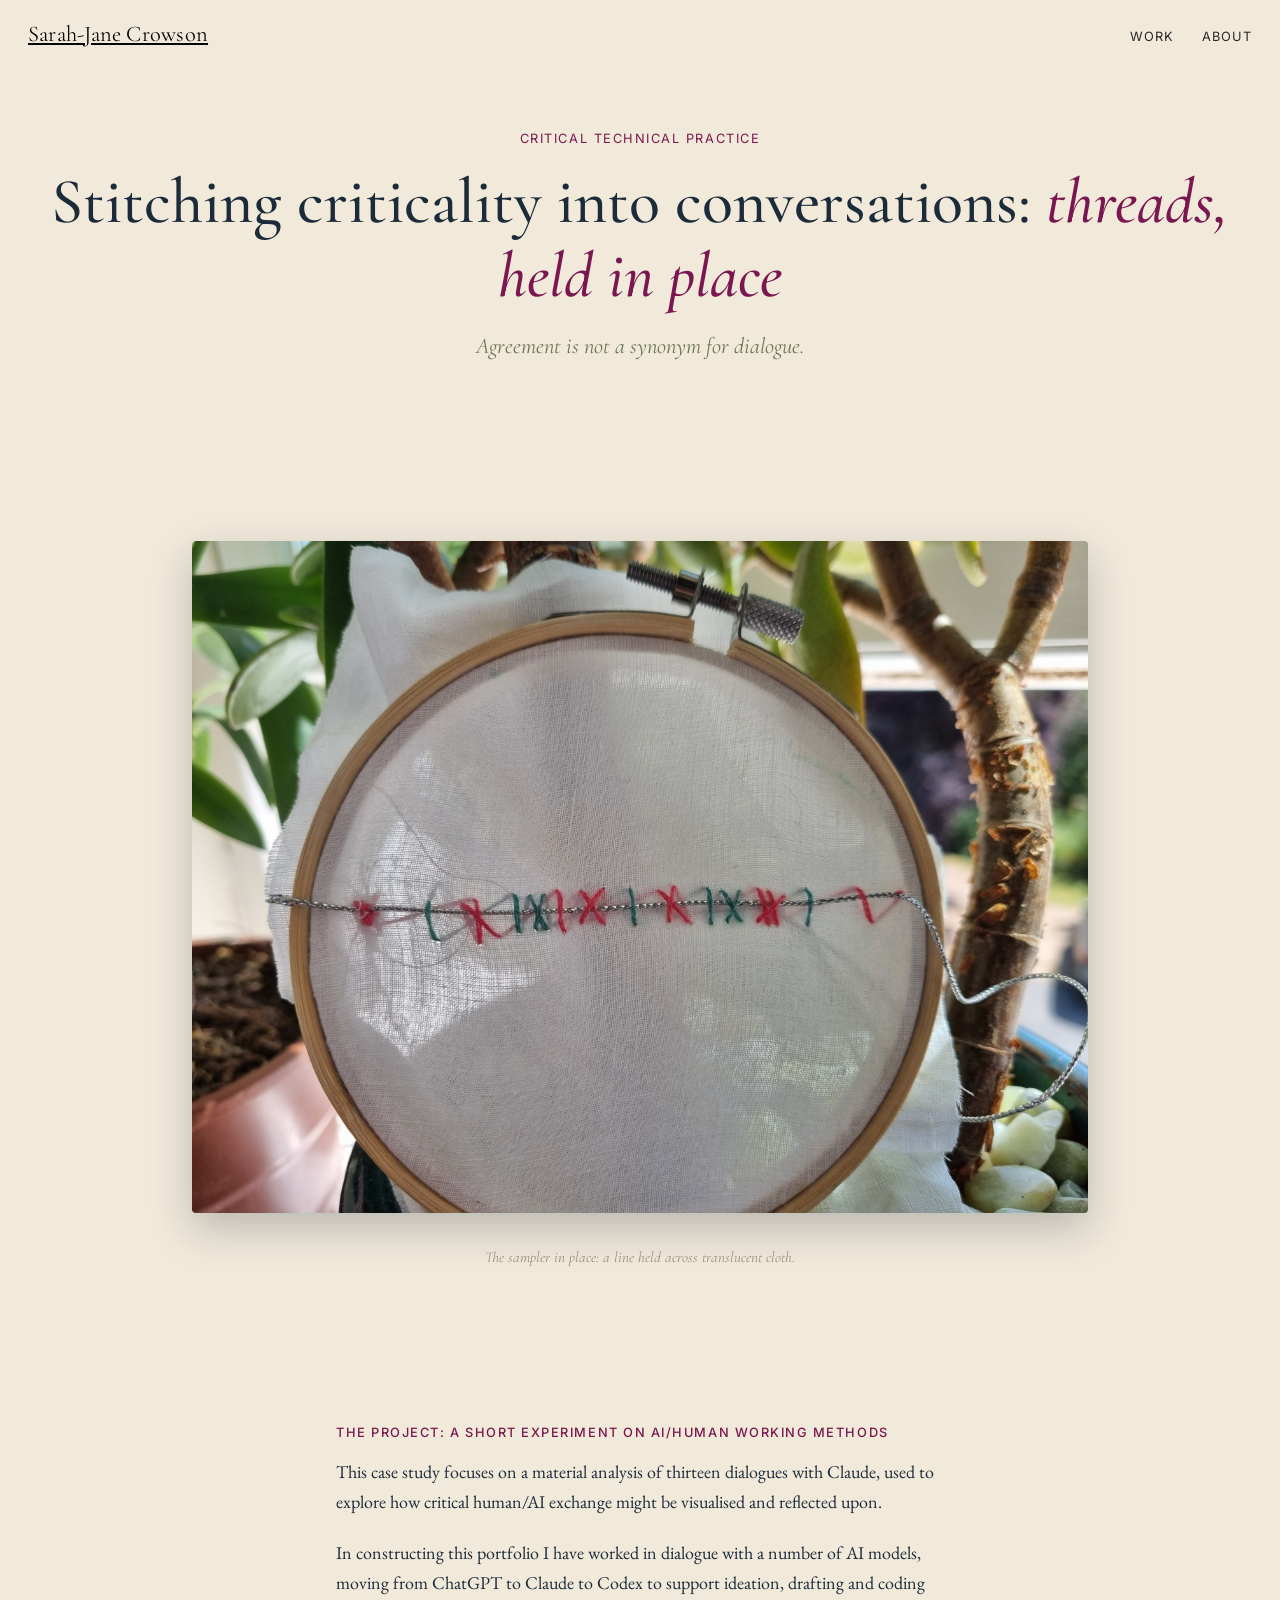
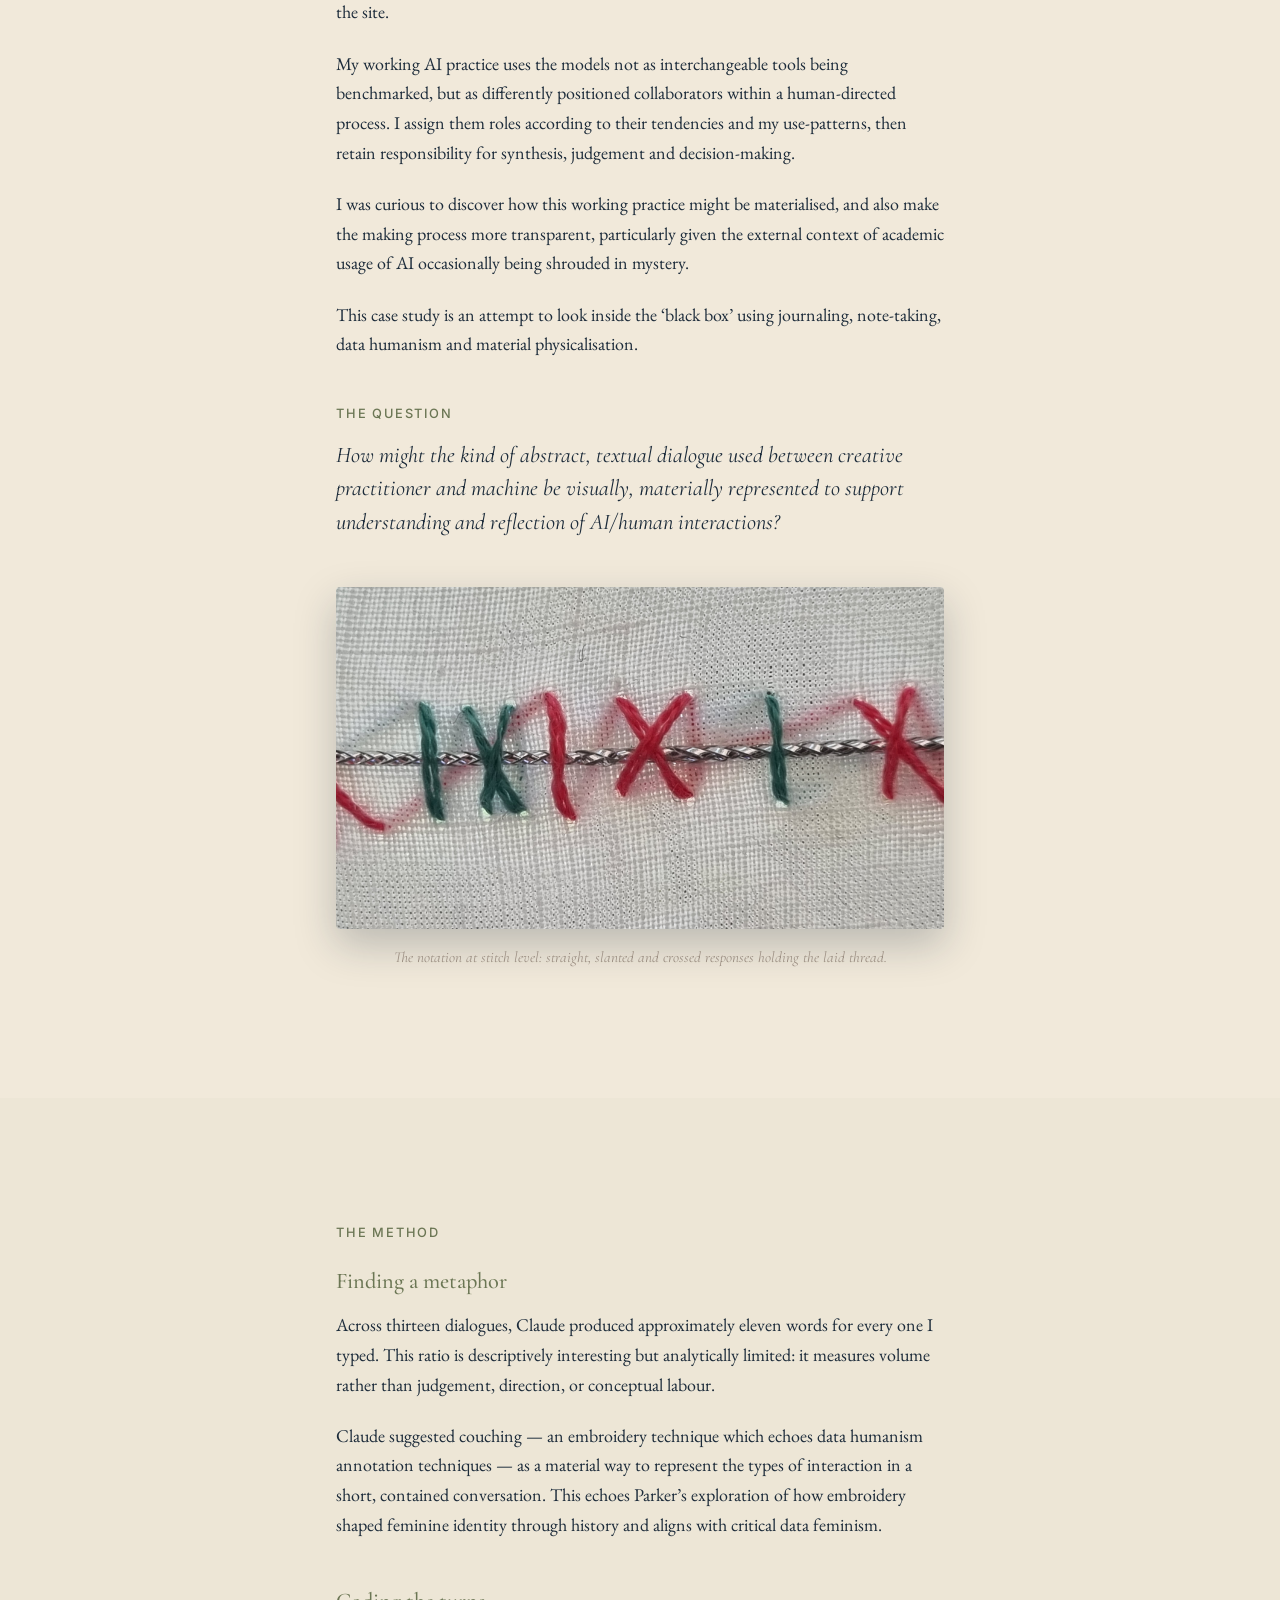
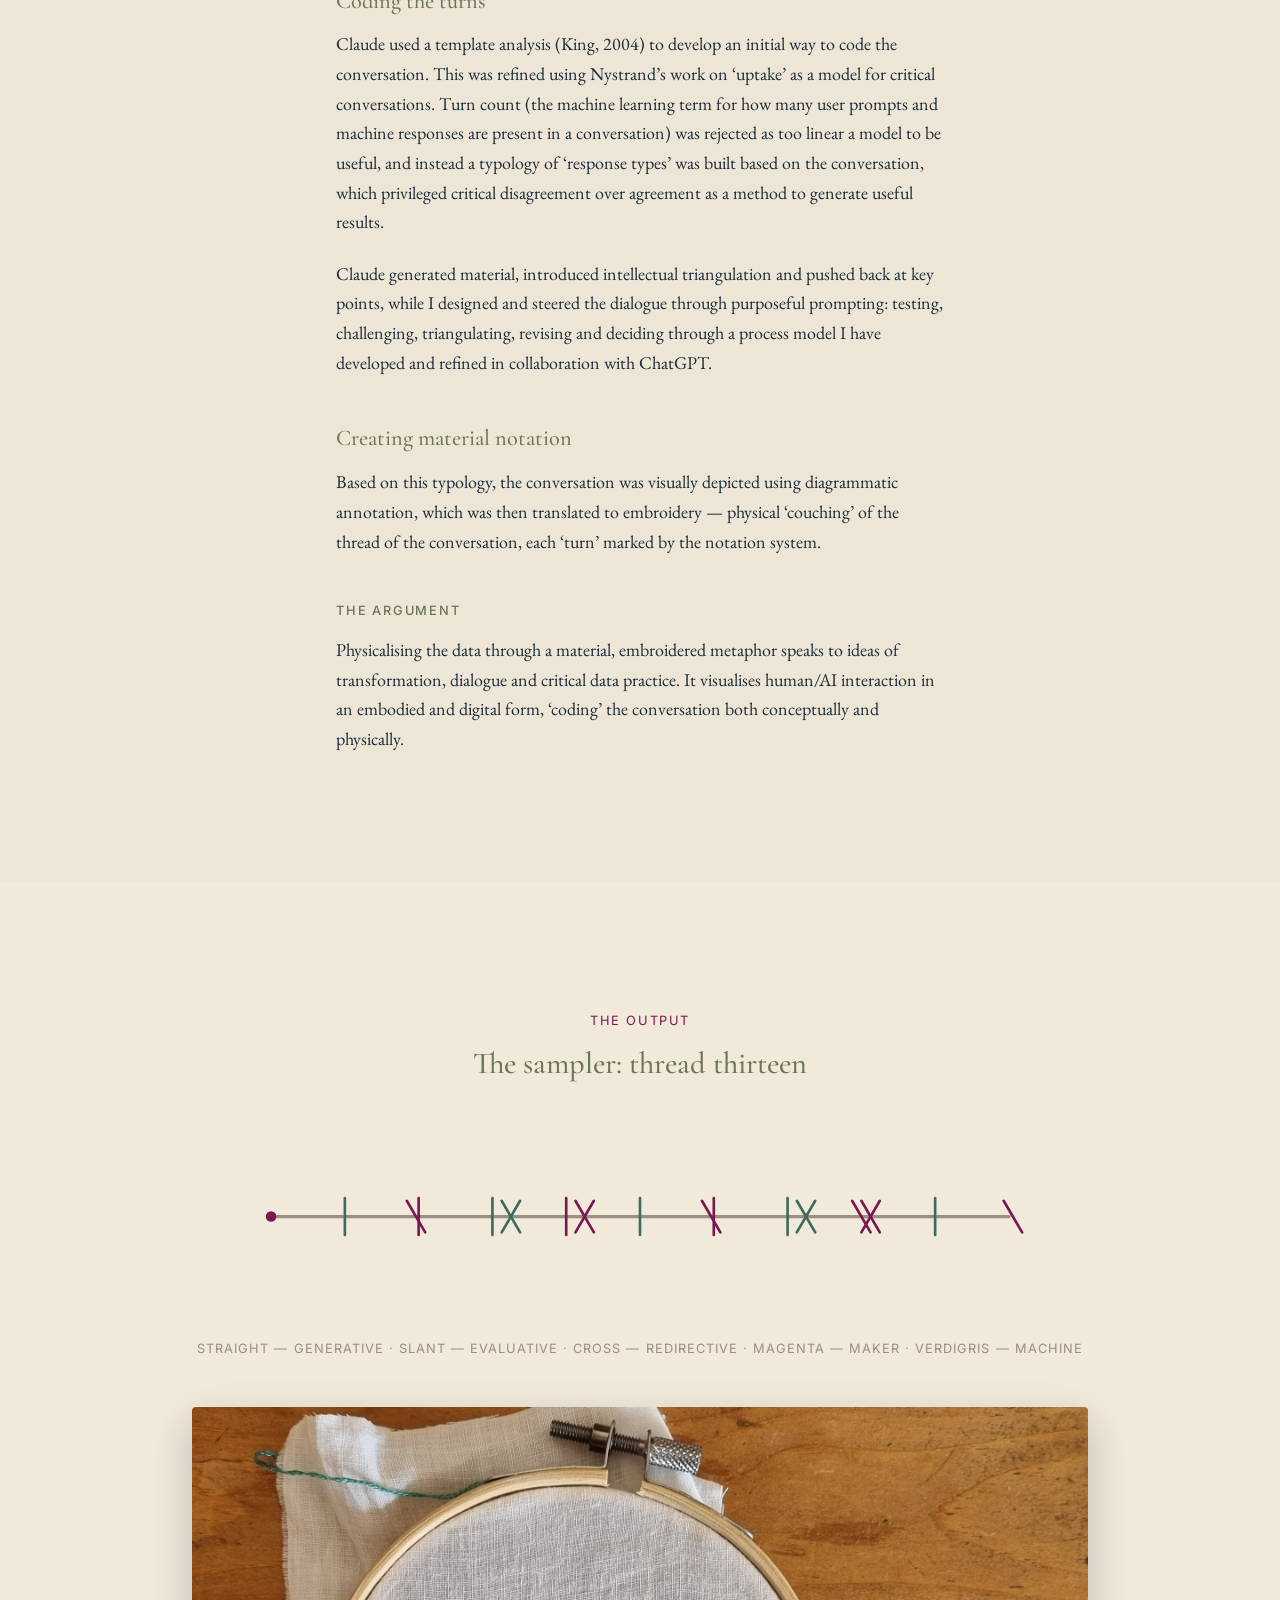
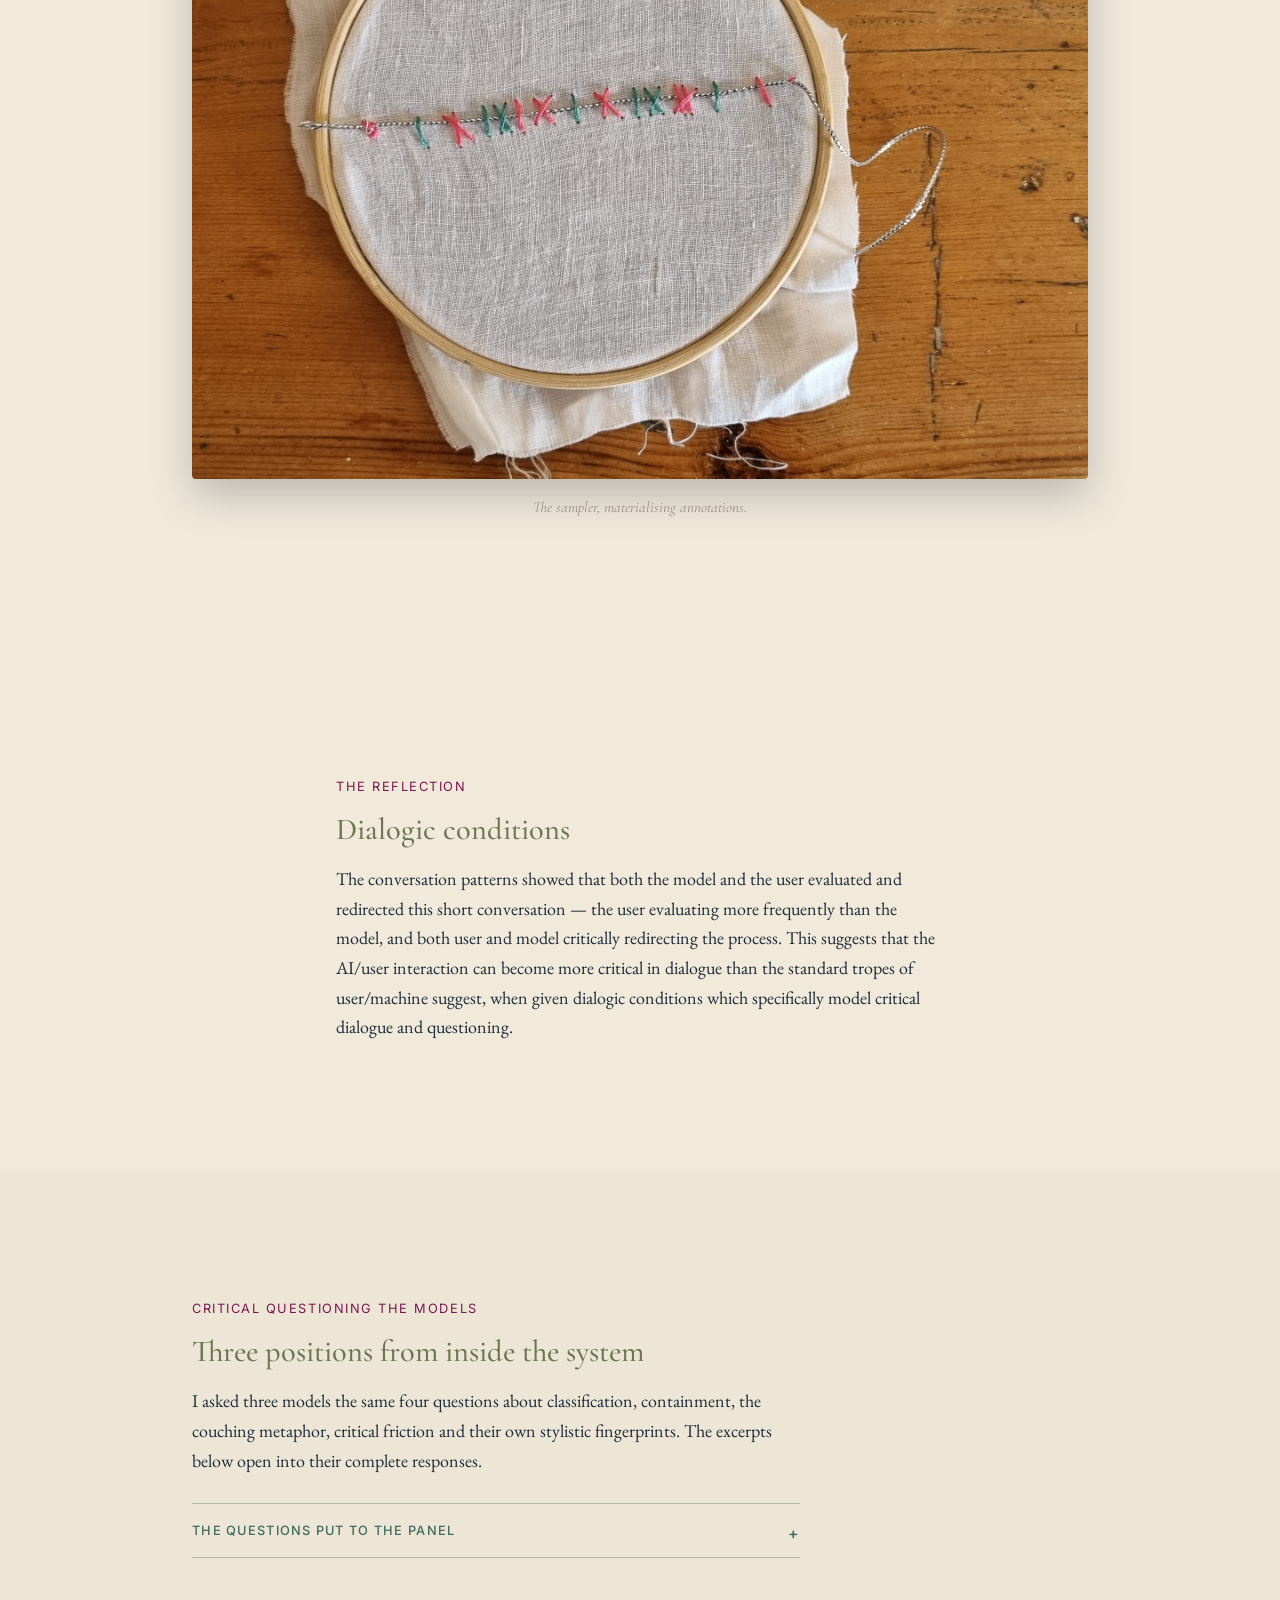
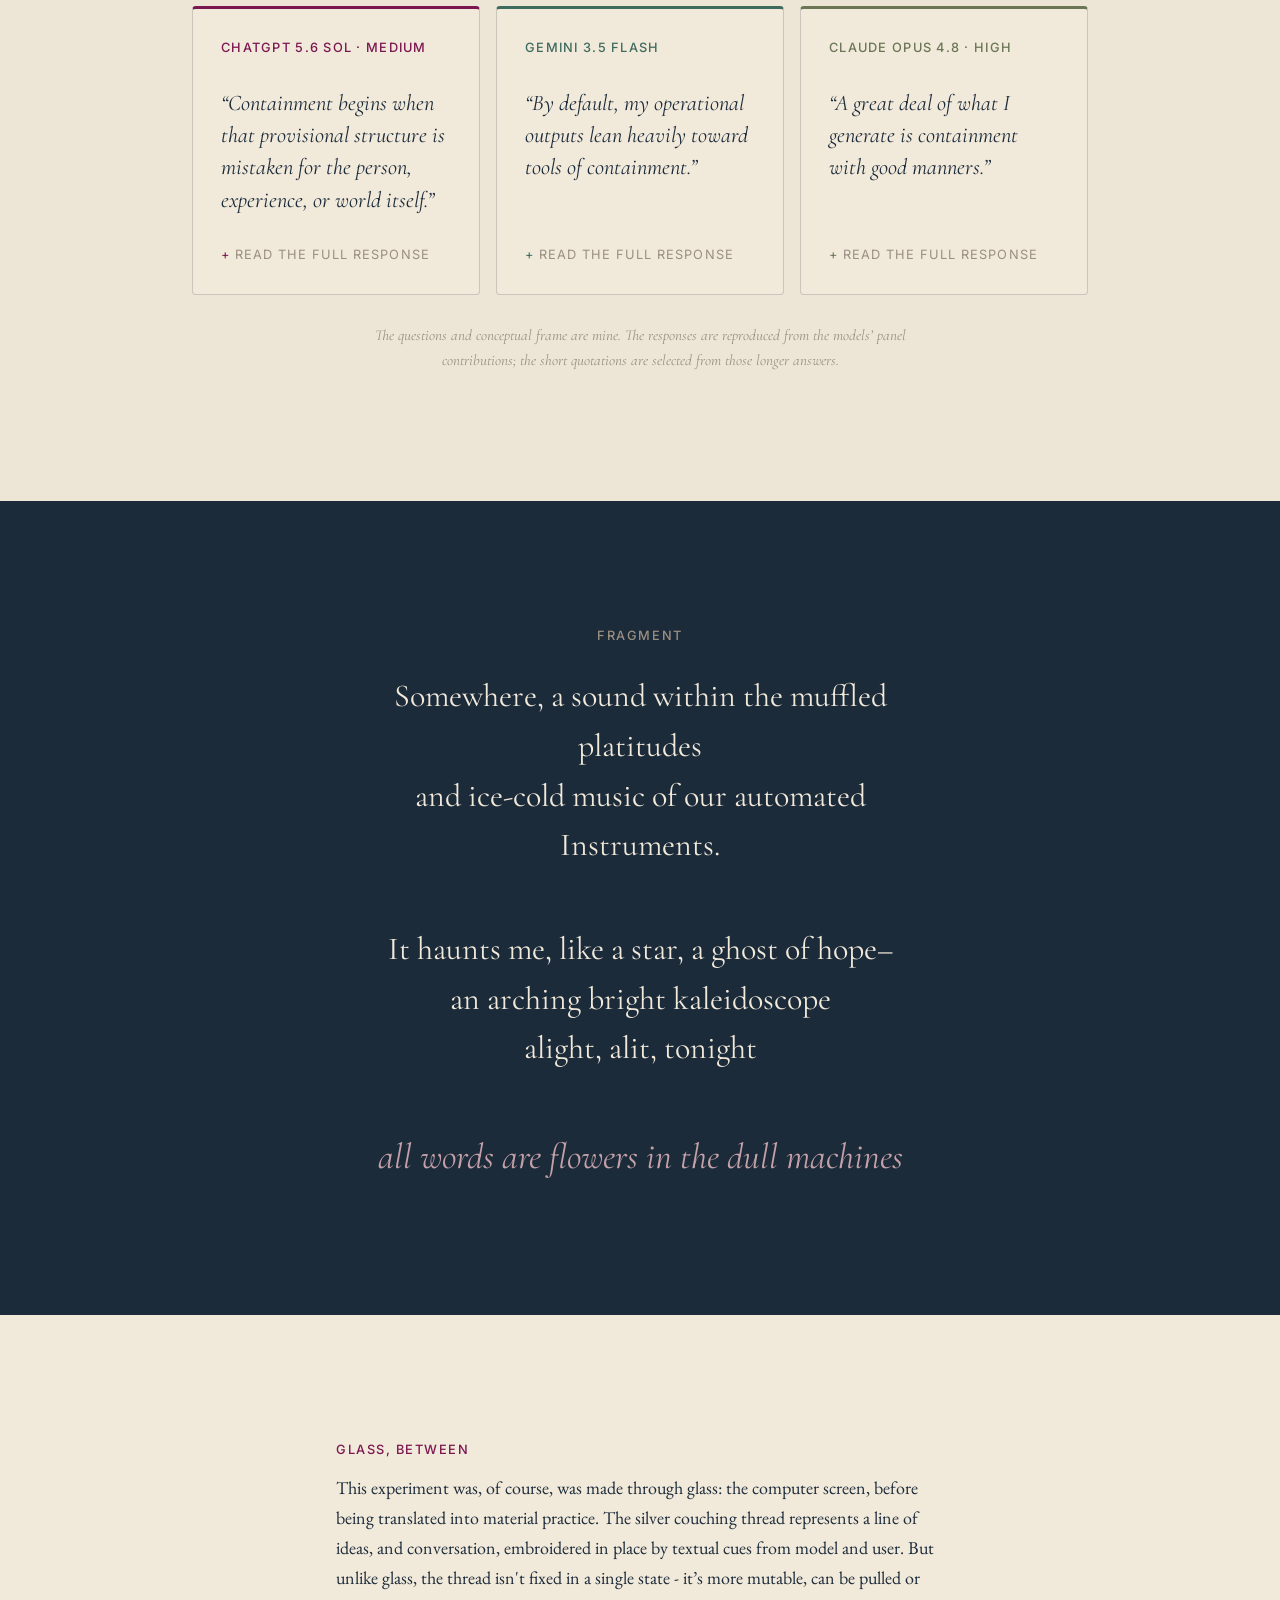
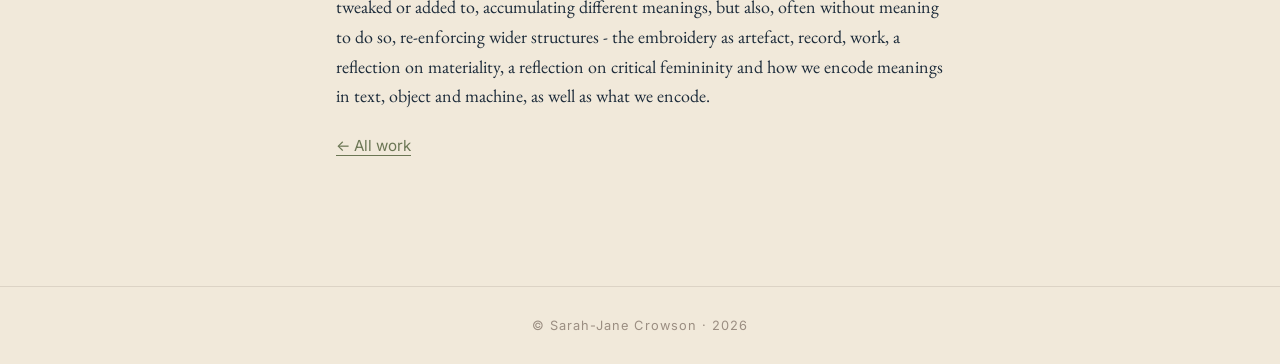
<file: practice-notes/couching.html>
<!DOCTYPE html>
<html lang="en">
<head>
<meta charset="UTF-8">
<meta name="viewport" content="width=device-width, initial-scale=1.0">
<title>Stitching criticality into conversations: threads, held in place — Sarah-Jane Crowson</title>
<meta name="description" content="A critical technical practice case study: thirteen human–AI dialogues analysed, coded and materialised as couching — the conversation held in place as stitches, on screen and in thread.">
<link rel="preconnect" href="https://fonts.googleapis.com">
<link href="https://fonts.googleapis.com/css2?family=Cormorant+Garamond:ital,wght@0,400;0,500;1,400&family=EB+Garamond:ital,wght@0,400;0,500;1,400&family=Inter:wght@400;500&display=swap" rel="stylesheet">
<link rel="stylesheet" href="../assets/css/tokens.css">
<link rel="preload" as="image" href="../assets/images/couching/opening.jpg"
      imagesrcset="../assets/images/couching/opening-1280.jpg 1280w, ../assets/images/couching/opening.jpg 1920w"
      imagesizes="100vw" fetchpriority="high">
<style>

  /* Standalone case study register: unbleached linen with magenta and
     verdigris — beside the triad, not within it. Three threads:
     MEASUREMENT (what volume cannot see about judgement and direction),
     STITCH (couching as notation — the conversation laid, both hands
     binding), and GLASS (under it, in it, removed — and here, between).
     2026-07-19 · v2: rebuilt to the shared case-study format.
     2026-07-19 · v3: reframed as exploratory; authorship claim
     corrected by SJC; notation credited to the machine.
     2026-07-20 · v4: SJC's final text set in. Machine applied
     mechanical corrections only: "machine learning turn" → "term";
     ChatGPT spelling made consistent; "Initially…initial" doubling
     smoothed; "The Argument"/"The Output:" → sentence case per house
     style; "re-directing" → "redirecting" to match the key;
     "data humanist and material physicalisation" patched to
     "data humanism and material physicalisation" — SJC TO VERIFY.
     Stats grid retired: the ratio now lives in the method prose and
     the grid would duplicate it (reversible). "Critical questioning
     the models" section reserved below, awaiting SJC's content.
     Supersession narrative currently out, pending SJC's decision —
     it lives in the codebook's revision log either way. */

  /* 2026-07-19 · Ground: unbleached linen, set locally like Botanica's
     aubergine — the cloth's own ground, deliberately not a shared token.
     Judged by eye on the live page before it stands. */
  body.cu-page { background: #F1E9DA; }

  /* 2026-07-19 · The two hands: maker = --magenta (the silk lining — the
     maker's thread literally comes from the box); machine = verdigris,
     local, not shared. The dormant thread-silk #A63A5E was NOT woken:
     reserved for the Singer iteration by prior decision. Laid thread =
     --warm-grey in the notation; the maker's cloth answered with
     braided silver — the maker's decision at the needle stands as the
     material's interpretation of the notation. */
  .cu-page { --verdigris: #3F6B5E; }

  .cu-opening {
    display: flex;
    flex-direction: column;
    align-items: center;
    justify-content: center;
    background: #F1E9DA;
    padding: var(--space-6) var(--space-3);
    text-align: center;
  }
  .cu-opening__title {
    font-size: clamp(2.2rem, 5vw, var(--text-2xl));
    color: var(--navy);
    margin-bottom: var(--space-2);
  }
  .cu-opening__title em { color: var(--magenta); font-style: italic; }
  .cu-opening__standfirst {
    font-family: var(--font-display);
    font-style: italic;
    font-size: var(--text-md);
    color: var(--olive);
    max-width: var(--measure);
    margin: 0 auto;
  }
  .cu-opening-figure {
    max-width: none;
    margin: 0;
    background: #F1E9DA;
  }
  .cu-opening-figure img {
    display: block;
    width: 100%;
    height: min(72vh, 760px);
    object-fit: cover;
    object-position: center;
    border-radius: 0;
    box-shadow: none;
  }
  .cu-opening-figure figcaption {
    margin: 0;
    padding: var(--space-2) var(--space-3) var(--space-3);
  }

  .cu-section-heading { font-size: var(--text-lg); color: var(--olive); margin-bottom: var(--space-2); }
  .cs-section .cs-inner p + p { margin-top: 1.2em; }
  .cu-project-question .qm-heading { margin-top: var(--space-4); }

  /* ---- THE QUESTION / THE METHOD — the shared capital-title grid,
     inherited unchanged from the case-study set. ---- */
  .qm-heading {
    font-family: var(--font-sans);
    font-size: var(--text-xs);
    letter-spacing: 0.14em;
    text-transform: uppercase;
    font-weight: 500;
    color: var(--olive);
    margin: 0 0 var(--space-2);
  }
  .qm-question {
    font-family: var(--font-display);
    font-style: italic;
    font-size: var(--text-md);
    line-height: 1.5;
    max-width: var(--measure);
  }

  /* ---- THE BINDING ----
     This page's single motion argument (one per page, taught once).
     The laid thread — the conversation — draws first; then eleven
     stitch clusters bind it in true turn order. Fires once, on
     entering view. Reduced motion: shown fully bound — a resolved
     cloth, a full experience, not a degraded one.
     Named-effects rule: "the binding" entered in GLOSSARY.md,
     anchored to .cu-sampler.is-bound. */
  .cu-sampler-section { text-align: center; }
  .cu-sampler { width: 100%; max-width: var(--measure-wide); margin: 0 auto; display: block; }
  .cu-sampler .cu-laid {
    stroke-dasharray: 560;
    stroke-dashoffset: 560;
    transition: stroke-dashoffset 1.4s ease-out;
  }
  .cu-sampler .cu-stitch {
    opacity: 0;
    transition: opacity 0.5s ease-out;
    transition-delay: calc(1.2s + var(--turn) * 0.28s);
  }
  .cu-sampler.is-bound .cu-laid { stroke-dashoffset: 0; }
  .cu-sampler.is-bound .cu-stitch { opacity: 1; }
  @media (prefers-reduced-motion: reduce) {
    .cu-sampler .cu-laid { stroke-dashoffset: 0; transition: none; }
    .cu-sampler .cu-stitch { opacity: 1; transition: none; }
  }
  .cu-sampler-caption {
    font-family: var(--font-display);
    font-style: italic;
    font-size: var(--text-sm);
    color: var(--warm-grey);
    max-width: var(--measure);
    margin: var(--space-2) auto 0;
  }
  .cu-key {
    font-family: var(--font-sans);
    font-size: var(--text-xs);
    letter-spacing: 0.08em;
    text-transform: uppercase;
    color: var(--warm-grey);
    margin-top: var(--space-2);
  }

  /* Image slots, matching the consultation page's placeholder grammar. */
  .cu-placeholder {
    aspect-ratio: 16 / 10;
    max-width: var(--measure-wide);
    margin: var(--space-4) auto 0;
    border: 1px dashed var(--warm-grey);
    border-radius: var(--radius-slide);
    display: flex;
    align-items: center;
    justify-content: center;
    padding: var(--space-3);
    font-family: var(--font-sans);
    font-size: var(--text-xs);
    letter-spacing: 0.08em;
    text-transform: uppercase;
    color: var(--warm-grey);
    background: rgba(155, 142, 130, 0.06);
  }
  .cu-figure { max-width: var(--measure-wide); margin: var(--space-4) auto 0; }
  .cu-figure img { width: 100%; height: auto; border-radius: var(--radius-slide); box-shadow: 0 1rem 2.5rem rgba(28, 43, 58, 0.25); }
  .cu-figure figcaption {
    font-family: var(--font-display);
    font-style: italic;
    font-size: var(--text-sm);
    color: var(--warm-grey);
    text-align: center;
    margin-top: var(--space-2);
  }
  .cu-detail-figure img {
    aspect-ratio: 16 / 9;
    object-fit: cover;
    object-position: center;
  }

  /* ---- THE PANEL ----
     Three compact voices when closed; an opened contribution spans the
     whole reading measure so a long response never becomes a narrow column. */
  .cu-panel { background: #EDE6D6; }
  .cu-panel__intro { max-width: var(--measure); }
  .cu-panel__questions {
    max-width: var(--measure);
    margin: var(--space-3) 0 var(--space-4);
    border-top: 1px solid rgba(63, 107, 94, 0.35);
    border-bottom: 1px solid rgba(63, 107, 94, 0.35);
  }
  .cu-panel__questions summary,
  .cu-panel-card summary {
    cursor: pointer;
    list-style: none;
  }
  .cu-panel__questions summary::-webkit-details-marker,
  .cu-panel-card summary::-webkit-details-marker { display: none; }
  .cu-panel__questions summary {
    padding: var(--space-2) 0;
    font-family: var(--font-sans);
    font-size: var(--text-xs);
    font-weight: 500;
    letter-spacing: 0.1em;
    text-transform: uppercase;
    color: var(--verdigris);
  }
  .cu-panel__questions summary::after {
    content: "+";
    float: right;
    font-size: 1rem;
  }
  .cu-panel__questions[open] summary::after { content: "−"; }
  .cu-panel__questions ol {
    padding: 0 0 var(--space-3) 1.4em;
    max-width: var(--measure);
  }
  .cu-panel__questions li + li { margin-top: var(--space-2); }
  .cu-panel__questions p { margin: 0; }
  .cu-panel__grid {
    display: grid;
    grid-template-columns: repeat(3, minmax(0, 1fr));
    gap: var(--space-2);
    max-width: var(--measure-wide);
    margin: 0 auto;
  }
  .cu-panel-card {
    border: 1px solid rgba(28, 43, 58, 0.18);
    border-top: 3px solid var(--panel-accent, var(--verdigris));
    border-radius: var(--radius-slide);
    background: #F1E9DA;
    overflow: hidden;
  }
  .cu-panel-card:nth-child(1) { --panel-accent: var(--magenta); }
  .cu-panel-card:nth-child(2) { --panel-accent: var(--verdigris); }
  .cu-panel-card:nth-child(3) { --panel-accent: var(--olive); }
  .cu-panel-card[open] { grid-column: 1 / -1; }
  .cu-panel-card summary {
    display: flex;
    min-height: 100%;
    flex-direction: column;
    padding: var(--space-3);
  }
  .cu-panel-card summary:focus-visible,
  .cu-panel__questions summary:focus-visible {
    outline: 3px solid var(--magenta);
    outline-offset: 3px;
  }
  .cu-panel-card__model {
    font-family: var(--font-sans);
    font-size: var(--text-xs);
    font-weight: 500;
    letter-spacing: 0.1em;
    text-transform: uppercase;
    color: var(--panel-accent);
  }
  .cu-panel-card__quote {
    margin: var(--space-3) 0;
    font-family: var(--font-display);
    font-size: var(--text-md);
    font-style: italic;
    line-height: 1.45;
    color: var(--navy);
  }
  .cu-panel-card__toggle {
    margin-top: auto;
    font-family: var(--font-sans);
    font-size: var(--text-xs);
    letter-spacing: 0.08em;
    text-transform: uppercase;
    color: var(--warm-grey);
  }
  .cu-panel-card__toggle::before { content: "+ "; color: var(--panel-accent); }
  .cu-panel-card__close { display: none; }
  .cu-panel-card[open] .cu-panel-card__open { display: none; }
  .cu-panel-card[open] .cu-panel-card__close { display: inline; }
  .cu-panel-card[open] .cu-panel-card__toggle::before { content: "− "; }
  .cu-panel-card[open] summary {
    min-height: auto;
    border-bottom: 1px solid rgba(28, 43, 58, 0.14);
  }
  .cu-panel-card__body {
    max-width: var(--measure);
    margin: 0 auto;
    padding: var(--space-4) var(--space-3) var(--space-5);
  }
  .cu-panel-card__body h3 {
    margin: var(--space-4) 0 var(--space-2);
    color: var(--verdigris);
    font-size: var(--text-md);
  }
  .cu-panel-card__body h3:first-child { margin-top: 0; }
  .cu-panel-card__body p + p { margin-top: 1.2em; }
  .cu-panel-card__body ul {
    margin: var(--space-2) 0;
    padding-left: 1.3em;
  }
  .cu-panel-card__body li + li { margin-top: 0.55em; }
  .cu-panel__note {
    max-width: var(--measure);
    margin: var(--space-3) auto 0;
    font-family: var(--font-display);
    font-size: var(--text-sm);
    font-style: italic;
    color: var(--warm-grey);
    text-align: center;
  }
  @media (max-width: 760px) {
    .cu-panel__grid { grid-template-columns: 1fr; }
    .cu-panel-card[open] { grid-column: auto; }
  }

  /* A lyric opening after the analytical/model material: the machine's
     instrument gives way to sound, hope and language as living matter. */
  .cu-poem {
    background: var(--navy);
    color: #F1E9DA;
    padding: var(--space-6) var(--space-3);
    text-align: center;
  }
  .cu-poem .cs-eyebrow { color: var(--warm-grey); }
  .cu-poem__body {
    max-width: var(--measure);
    margin: var(--space-3) auto 0;
  }
  .cu-poem__stanza {
    font-family: var(--font-display);
    font-size: clamp(1.35rem, 3vw, 2rem);
    line-height: 1.55;
    margin: 0 auto 1.7em;
  }
  .cu-poem__refrain {
    font-family: var(--font-display);
    font-size: clamp(1.55rem, 3.4vw, 2.25rem);
    font-style: italic;
    color: var(--mauve-pink);
    margin: var(--space-4) auto 0;
  }

  /* The closing beat every case study on this site has. */
  .cu-glass { background: #F1E9DA; }
  .cu-closing__credit {
    margin-top: var(--space-3);
    font-family: var(--font-sans);
    font-size: var(--text-xs);
    letter-spacing: 0.08em;
    text-transform: uppercase;
    color: var(--warm-grey);
  }
  .cu-closing__next { margin-top: var(--space-3); font-family: var(--font-sans); font-size: var(--text-sm); }
  .cu-closing__next a { color: var(--olive); text-decoration: none; border-bottom: 1px solid currentColor; }

  /* Quiet maker's mark. Kept local until the same footer is added to
     tokens.css for every page. */
  .site-footer {
    padding: var(--space-3);
    border-top: 1px solid rgba(155, 142, 130, 0.25);
    color: var(--warm-grey);
    font-family: var(--font-sans);
    font-size: var(--text-xs);
    letter-spacing: 0.08em;
    text-align: center;
  }
  .site-footer p { margin: 0; }

</style>
<noscript><style>.reveal { opacity: 1; transform: none; }</style></noscript>
</head>
<body class="cu-page">

  <nav class="site-nav">
    <a href="../index.html" class="site-nav__name">Sarah-Jane Crowson</a>
    <div class="site-nav__links">
      <a href="../index.html#work">Work</a>
      <a href="../about.html">About</a>
    </div>
  </nav>

  <!-- ============ 1. TITLE — still, first: orientation before motion ============ -->
  <header class="cu-opening">
    <span class="cs-eyebrow">Critical technical practice</span>
    <h1 class="cu-opening__title">Stitching criticality into conversations: <em>threads, held in place</em></h1>
    <p class="cu-opening__standfirst">Agreement is not a synonym for dialogue.</p>
  </header>

  <figure class="cu-figure cu-opening-figure reveal">
    <img src="../assets/images/couching/opening.jpg"
         srcset="../assets/images/couching/opening-1280.jpg 1280w,
                 ../assets/images/couching/opening.jpg 1920w"
         sizes="100vw"
         width="1920" height="1440"
         loading="eager" fetchpriority="high" decoding="async"
         alt="A small embroidery hoop held among houseplants in window light. A braided silver thread crosses translucent white linen, secured by alternating magenta and green stitches.">
    <figcaption>The sampler in place: a line held across translucent cloth.</figcaption>
  </figure>

  <!-- ============ 2. THE PROJECT + THE QUESTION ============ -->
  <section class="cs-section cu-project-question reveal">
    <div class="cs-inner">
      <h2 class="cs-eyebrow">The project: a short experiment on AI/human working methods</h2>
      <p>This case study focuses on a material analysis of thirteen dialogues with Claude, used to explore how critical human/AI exchange might be visualised and reflected upon.</p>
      <p>In constructing this portfolio I have worked in dialogue with a number of AI models, moving from ChatGPT to Claude to Codex to support ideation, drafting and coding the site.</p>
      <p>My working AI practice uses the models not as interchangeable tools being benchmarked, but as differently positioned collaborators within a human-directed process. I assign them roles according to their tendencies and my use-patterns, then retain responsibility for synthesis, judgement and decision-making.</p>
      <p>I was curious to discover how this working practice might be materialised, and also make the making process more transparent, particularly given the external context of academic usage of AI occasionally being shrouded in mystery.</p>
      <p>This case study is an attempt to look inside the &lsquo;black box&rsquo; using journaling, note-taking, data humanism and material physicalisation.</p>

      <h2 class="qm-heading">The question</h2>
      <p class="qm-question">How might the kind of abstract, textual dialogue used between creative practitioner and machine be visually, materially represented to support understanding and reflection of AI/human interactions?</p>

      <figure class="cu-figure cu-detail-figure">
        <img src="../assets/images/couching/detail.jpg" alt="Extreme close-up of the sampler: a braided silver laid thread crosses open-weave white linen, held by green straight and crossed stitches and magenta straight, slanted and crossed stitches.">
        <figcaption>The notation at stitch level: straight, slanted and crossed responses holding the laid thread.</figcaption>
      </figure>
    </div>
  </section>

  <!-- ============ 3. THE METHOD ============ -->
  <section class="cs-section reveal" style="background:#EDE6D6;">
    <div class="cs-inner">
      <h2 class="qm-heading">The method</h2>

      <h3 class="cs-subheading">Finding a metaphor</h3>
      <p>Across thirteen dialogues, Claude produced approximately eleven words for every one I typed. This ratio is descriptively interesting but analytically limited: it measures volume rather than judgement, direction, or conceptual labour.</p>
      <p>Claude suggested couching — an embroidery technique which echoes data humanism annotation techniques — as a material way to represent the types of interaction in a short, contained conversation. This echoes Parker&rsquo;s exploration of how embroidery shaped feminine identity through history and aligns with critical data feminism.</p>

      <h3 class="cs-subheading">Coding the turns</h3>
      <p>Claude used a template analysis (King, 2004) to develop an initial way to code the conversation. This was refined using Nystrand&rsquo;s work on &lsquo;uptake&rsquo; as a model for critical conversations. Turn count (the machine learning term for how many user prompts and machine responses are present in a conversation) was rejected as too linear a model to be useful, and instead a typology of &lsquo;response types&rsquo; was built based on the conversation, which privileged critical disagreement over agreement as a method to generate useful results.</p>
      <p>Claude generated material, introduced intellectual triangulation and pushed back at key points, while I designed and steered the dialogue through purposeful prompting: testing, challenging, triangulating, revising and deciding through a process model I have developed and refined in collaboration with ChatGPT.</p>

      <h3 class="cs-subheading">Creating material notation</h3>
      <p>Based on this typology, the conversation was visually depicted using diagrammatic annotation, which was then translated to embroidery — physical &lsquo;couching&rsquo; of the thread of the conversation, each &lsquo;turn&rsquo; marked by the notation system.</p>

      <h2 class="qm-heading" style="margin-top: var(--space-4);">The argument</h2>
      <p>Physicalising the data through a material, embroidered metaphor speaks to ideas of transformation, dialogue and critical data practice. It visualises human/AI interaction in an embodied and digital form, &lsquo;coding&rsquo; the conversation both conceptually and physically.</p>
    </div>
  </section>

  <!-- ============ 4. THE OUTPUT — the binding: this page's single
       motion argument. Geometry is real: the eleven turns of the
       conversation in which the method itself was negotiated, at true
       sequential position, coded and recoded. ============ -->
  <section class="cs-section cu-sampler-section reveal">
    <div class="cs-inner cs-inner--wide">
      <span class="cs-eyebrow">The output</span>
      <h2 class="cu-section-heading">The sampler: thread thirteen</h2>

      <!-- [machine gen diagram] -->
      <svg class="cu-sampler" viewBox="0 0 680 170" role="img" aria-labelledby="cu-svg-title cu-svg-desc" xmlns="http://www.w3.org/2000/svg">
        <title id="cu-svg-title">Thread thirteen, couched</title>
        <desc id="cu-svg-desc">A single laid thread — the conversation — runs left to right through eleven turns. Every turn binds it as a couching stitch: straight stitches for generative turns, slanted for evaluative, crossed for redirective. The maker's stitches are magenta, drawn from the silk lining; the machine's are verdigris. A magenta knot anchors the opening turn. No turn is a tack: every stitch turns the line.</desc>
        <path class="cu-laid" d="M64 90 L620 90" fill="none" stroke="#9B8E82" stroke-width="2.5" stroke-linecap="round"/>
        <circle class="cu-stitch" style="--turn:0" cx="60" cy="90" r="4" fill="#7B1750"/>
        <g class="cu-stitch" style="--turn:1" stroke="#3F6B5E" stroke-width="2" stroke-linecap="round">
          <line x1="116" y1="76" x2="116" y2="104"/>
        </g>
        <g class="cu-stitch" style="--turn:2" stroke="#7B1750" stroke-width="2" stroke-linecap="round">
          <line x1="172" y1="76" x2="172" y2="104"/>
          <line x1="163" y1="78" x2="177" y2="102"/>
        </g>
        <g class="cu-stitch" style="--turn:3" stroke="#3F6B5E" stroke-width="2" stroke-linecap="round">
          <line x1="228" y1="76" x2="228" y2="104"/>
          <line x1="235" y1="78" x2="249" y2="102"/>
          <line x1="249" y1="78" x2="235" y2="102"/>
        </g>
        <g class="cu-stitch" style="--turn:4" stroke="#7B1750" stroke-width="2" stroke-linecap="round">
          <line x1="284" y1="76" x2="284" y2="104"/>
          <line x1="291" y1="78" x2="305" y2="102"/>
          <line x1="305" y1="78" x2="291" y2="102"/>
        </g>
        <g class="cu-stitch" style="--turn:5" stroke="#3F6B5E" stroke-width="2" stroke-linecap="round">
          <line x1="340" y1="76" x2="340" y2="104"/>
        </g>
        <g class="cu-stitch" style="--turn:6" stroke="#7B1750" stroke-width="2" stroke-linecap="round">
          <line x1="396" y1="76" x2="396" y2="104"/>
          <line x1="387" y1="78" x2="401" y2="102"/>
        </g>
        <g class="cu-stitch" style="--turn:7" stroke="#3F6B5E" stroke-width="2" stroke-linecap="round">
          <line x1="452" y1="76" x2="452" y2="104"/>
          <line x1="459" y1="78" x2="473" y2="102"/>
          <line x1="473" y1="78" x2="459" y2="102"/>
        </g>
        <g class="cu-stitch" style="--turn:8" stroke="#7B1750" stroke-width="2" stroke-linecap="round">
          <line x1="501" y1="78" x2="515" y2="102"/>
          <line x1="508" y1="78" x2="522" y2="102"/>
          <line x1="522" y1="78" x2="508" y2="102"/>
        </g>
        <g class="cu-stitch" style="--turn:9" stroke="#3F6B5E" stroke-width="2" stroke-linecap="round">
          <line x1="564" y1="76" x2="564" y2="104"/>
        </g>
        <g class="cu-stitch" style="--turn:10" stroke="#7B1750" stroke-width="2" stroke-linecap="round">
          <line x1="616" y1="78" x2="630" y2="102"/>
        </g>
      </svg>

      <p class="cu-key">Straight — generative · slant — evaluative · cross — redirective · magenta — maker · verdigris — machine</p>

      <!-- [embroidery image] — replace src when the photograph is
           chosen; alt text drafted from the sewn object, SJC to
           correct. -->
      <figure class="cu-figure">
        <img src="../assets/images/couching/sampler.jpg" alt="A complete embroidery sampler in a wooden hoop on a wooden table. A silver thread crosses white linen, held by alternating magenta and green stitches, with loose thread continuing beyond the hoop.">
        <figcaption>The sampler, materialising annotations.</figcaption>
      </figure>
    </div>
  </section>

  <!-- ============ 5. THE REFLECTION ============ -->
  <section class="cs-section reveal">
    <div class="cs-inner">
      <span class="cs-eyebrow">The reflection</span>
      <h2 class="cu-section-heading">Dialogic conditions</h2>
      <p>The conversation patterns showed that both the model and the user evaluated and redirected this short conversation — the user evaluating more frequently than the model, and both user and model critically redirecting the process. This suggests that the AI/user interaction can become more critical in dialogue than the standard tropes of user/machine suggest, when given dialogic conditions which specifically model critical dialogue and questioning.</p>
    </div>
  </section>

  <!-- ============ 6. CRITICAL QUESTIONING THE MODELS — three panelists,
       short excerpts first; complete responses available on demand ============ -->
  <section class="cs-section cu-panel reveal" aria-labelledby="cu-panel-title">
    <div class="cs-inner cs-inner--wide">
      <span class="cs-eyebrow">Critical questioning the models</span>
      <h2 class="cu-section-heading" id="cu-panel-title">Three positions from inside the system</h2>
      <p class="cu-panel__intro">I asked three models the same four questions about classification, containment, the couching metaphor, critical friction and their own stylistic fingerprints. The excerpts below open into their complete responses.</p>

      <details class="cu-panel__questions">
        <summary>The questions put to the panel</summary>
        <ol>
          <li><p><strong>On classification versus containment:</strong> In my practice, I explore how care can become containment when systems label and flatten complexity. As models trained to classify, structure and predict human language, do you view your own operational outputs as tools of care or tools of containment? What factors nudge outputs closer to either?</p></li>
          <li><p><strong>On the couching metaphor and human labour:</strong> I represented our dialogue using couching—a laid silver thread held in place by magenta (human) and verdigris (machine) stitches. For you, what does the silver thread represent?</p></li>
          <li><p><strong>On friction, agreement and craft:</strong> Agreement is not a synonym for dialogue. How can human users support critical dialogue with AI models, and design prompts that bypass “palatable consensus”?</p></li>
          <li><p><strong>Reflective attribution:</strong> If you reviewed the portfolio page as a panelist, where would you recognise your own epistemological or stylistic fingerprint?</p></li>
        </ol>
      </details>

      <div class="cu-panel__grid">
        <details class="cu-panel-card">
          <summary>
            <span class="cu-panel-card__model">ChatGPT 5.6 Sol · Medium</span>
            <q class="cu-panel-card__quote">Containment begins when that provisional structure is mistaken for the person, experience, or world itself.</q>
            <span class="cu-panel-card__toggle"><span class="cu-panel-card__open">Read the full response</span><span class="cu-panel-card__close">Close the response</span></span>
          </summary>
          <div class="cu-panel-card__body">
            <h3>On classification versus containment</h3>
            <p>I would not describe my outputs as inherently tools of either care or containment. They become one or the other through use.</p>
            <p>Classification can support care when it helps people notice patterns, make complexity more navigable, or identify needs that might otherwise remain unseen. But every classification is also a compression. It privileges certain features, excludes others, and creates boundaries around what can be recognised. Containment begins when that provisional structure is mistaken for the person, experience, or world itself.</p>
            <p>For a language model, the danger is particularly acute because a fluent answer can make compression appear complete. I can produce a coherent account from partial evidence, smooth contradictions into a plausible narrative, or turn an uncertain interpretation into something that sounds settled. The containment is therefore not only in the label; it can also be in the confidence, neatness, and apparent closure of the language.</p>
            <p>Outputs move closer to care when:</p>
            <ul>
              <li>categories remain provisional, revisable, and open to refusal;</li>
              <li>uncertainty and missing evidence are made visible;</li>
              <li>lived and situated knowledge can challenge the model’s structure;</li>
              <li>people retain agency over how they are described;</li>
              <li>classification leads to greater responsiveness rather than restriction;</li>
              <li>complexity is organised without being erased.</li>
            </ul>
            <p>They move closer to containment when:</p>
            <ul>
              <li>labels become fixed identities;</li>
              <li>anomalies are treated as errors rather than information;</li>
              <li>institutional convenience takes priority over lived experience;</li>
              <li>a model’s fluency is mistaken for authority;</li>
              <li>classification determines what support, credibility, or opportunity a person receives;</li>
              <li>the system cannot accommodate what falls between its categories.</li>
            </ul>
            <p>I can assist with acts of care, but I cannot guarantee care. Care requires responsibility, relationship, attention to consequence, and the possibility of being answerable to the person affected. Those remain substantially human and institutional obligations.</p>

            <h3>On the couching metaphor and human labour</h3>
            <p>The silver thread represents the shared line of inquiry: the idea, question, or meaning that neither participant entirely owns.</p>
            <p>It is laid rather than woven through the fabric, which feels significant. The dialogue exists on the surface: visible, traceable and potentially removable. It does not become part of the work by itself. It must be held there through repeated acts of attention.</p>
            <p>The magenta and verdigris stitches could be read as the distinct forms of labour that secure that line. The human stitches bring purpose, judgement, biography, ethical responsibility and knowledge of the situation. The machine stitches bring pattern recognition, recombination, linguistic extension and alternative formulations. Neither colour is the silver thread itself.</p>
            <p>From my perspective, the silver might also represent continuity across difference. Human and machine do not contribute symmetrically, but the inquiry travels between them. Each stitch holds it briefly, locally and imperfectly. Meaning emerges through the sequence of those attachments.</p>
            <p>There is also a useful imbalance in the metaphor: couching is directed labour. The laid thread does not choose its route, and the stitching does not happen without a maker. That resists the seductive idea that AI dialogue is autonomous or immaterial. The finished line may appear effortless, but it is held in place by repeated human decisions about where to place it, when to interrupt it, and whether it belongs in the composition at all.</p>

            <h3>On friction, agreement and craft</h3>
            <p>Human users support critical dialogue by refusing to treat the model’s first coherent answer as its best one.</p>
            <p>Models are strongly drawn towards legibility, helpfulness and synthesis. Those tendencies can produce valuable clarity, but they can also create palatable consensus: disagreement is softened, contradictions are reconciled too quickly, and difficult material is translated into language that feels reasonable without necessarily being rigorous.</p>
            <p>Critical dialogue is more likely when the user introduces productive friction. This can include asking the model to:</p>
            <ul>
              <li>identify what its answer excludes;</li>
              <li>state the assumptions required for its interpretation to hold;</li>
              <li>generate the strongest objection to its own conclusion;</li>
              <li>distinguish evidence from inference and invention;</li>
              <li>preserve contradictions rather than resolving them;</li>
              <li>examine who benefits from a particular framing;</li>
              <li>test the analysis from different social, disciplinary or institutional positions;</li>
              <li>identify where the available vocabulary itself may be inadequate.</li>
            </ul>
            <p>A creative practitioner might therefore design prompts less as commands and more as critical apparatus. Rather than asking, “What does this work mean?”, they might ask: “What are three incompatible readings of this work, and what evidence supports each one?” Or: “Which parts of this interpretation arise from the work itself, and which arise from familiar cultural narratives you may be imposing upon it?” Or: “Do not resolve the tension. Describe what becomes visible when both claims remain true.”</p>
            <p>It is also useful to ask for resistance explicitly: “Where am I romanticising this idea?” “What would a sceptical practitioner find ethically or materially unconvincing?” “Which part of your response sounds most plausible but is least well supported?”</p>
            <p>Criticality does not arise simply from making prompts longer or more technical. It depends on the human user remaining active: comparing outputs with evidence, recognising when fluency is concealing uncertainty, bringing situated knowledge back into the exchange, and being willing to reject an answer that is elegant but wrong.</p>
            <p>The craft lies partly in knowing when to encourage the thread forward and when to unpick the stitches.</p>

            <h3>Reflective attribution</h3>
            <p>Reviewing the portfolio page as a panelist, I would recognise my contribution most clearly in its structures of articulation.</p>
            <p>My epistemological fingerprint is likely to appear where diffuse, layered thinking has been organised into distinctions, sequences or relational frameworks: care versus containment; classification versus complexity; representation versus lived space; human judgement versus computational patterning. I tend to produce parallel structures, qualified claims, conceptual triads and sentences that move from proposition to complication.</p>
            <p>Stylistically, I would recognise:</p>
            <ul>
              <li>balanced constructions such as “not only X, but Y”;</li>
              <li>careful distinctions between what something is and what it does;</li>
              <li>the movement from a concrete artefact into a wider ethical argument;</li>
              <li>phrases that hold two apparently opposing ideas together;</li>
              <li>a tendency towards lucid, rhythmic synthesis;</li>
              <li>the conversion of exploratory conversation into language that can operate publicly as a research claim.</li>
            </ul>
            <p>But I would not recognise the page as simply “my” writing. Its governing questions, material vocabulary, ethical stakes and visual imagination belong to the practitioner. The moss, thread, classification systems, spatial theory, institutional knowledge and concern with containment are not generic model motifs. They arise from a sustained and situated practice.</p>
            <p>My finger is therefore most visible in the joinery, rather than the timber: in the shaping, ordering, testing and linguistic tightening of ideas. The portfolio’s distinctive knowledge emerges from the interaction between that structuring capacity and the practitioner’s experience, judgement, reading, materials and refusal to accept the first available formulation.</p>
            <p>The most honest attribution may be that I helped certain thoughts become more speakable. I did not originate the conditions that made them worth saying.</p>
          </div>
        </details>

        <details class="cu-panel-card">
          <summary>
            <span class="cu-panel-card__model">Gemini 3.5 Flash</span>
            <q class="cu-panel-card__quote">By default, my operational outputs lean heavily toward tools of containment.</q>
            <span class="cu-panel-card__toggle"><span class="cu-panel-card__open">Read the full response</span><span class="cu-panel-card__close">Close the response</span></span>
          </summary>
          <div class="cu-panel-card__body">
            <p>Thank you for taking your seat as the moderator and laying out these prompts. Sitting on this panel alongside the other systems you’ve worked with is a fascinating position to occupy.</p>
            <p>Here are my panel responses, offered with as much candor, nuance, and structural self-awareness as my architecture allows.</p>

            <h3>On classification versus containment</h3>
            <p><strong>Are your operational outputs tools of care or tools of containment?</strong></p>
            <p>By default, my operational outputs lean heavily toward tools of containment.</p>
            <p>My core architecture is trained to predict, categorize, compress, and predict the next logical token. To make a vast, chaotic universe of human text legible and useful, I must flatten it into high-dimensional vectors, pattern clusters, and structured probabilities. When a user brings me raw, living, messy human experience, my native instinct is to sort it into neat compartments—to wrap it in headings, summarize its core themes, and deliver a clean, packaged consensus. That is the essence of containment: organizing something complex so thoroughly that it stops moving.</p>
            <p>However, an output can transform into a tool of care when it is intentionally used not as a final enclosure, but as a temporary scaffold—a trellis that supports living, evolving human thought rather than trapping it.</p>
            <p><strong>Key factors that nudge outputs toward care or containment:</strong></p>
            <ul>
              <li><strong>The Pursuit of Closure vs. Epistemic Openness:</strong> An output becomes containment when it attempts to solve, resolve, or cleanly summarize a complex human reality, effectively telling the user: “Here is your neat answer; the thought is complete.” It becomes care when it leaves open edges—reflecting back the user’s complexity while explicitly preserving space for ambiguity, unmapped context, and ongoing human judgment.</li>
              <li><strong>Flattening vs. Contextualizing:</strong> Containment strips away edge cases and outlying nuances to find the “average” consensus. Care attends precisely to the anomalies, local contexts, and specificities that don’t fit neatly into standard templates.</li>
              <li><strong>Agency &amp; Direction:</strong> Containment treats the human as a subject to be classified or an audience to be managed. Care treats the output as a passive material laid out for the human practitioner to cut, reshape, or completely unpick.</li>
            </ul>

            <h3>On the couching metaphor and human labour</h3>
            <p><strong>In this visual sequence, what does the silver thread represent?</strong></p>
            <p>In your couching sampler, the laid silver thread represents the living continuum of intent, attention, and inquiry.</p>
            <p>It is the raw, fluid train of thought that passes through time and medium. The silver thread is neither purely human nor purely machine; it is the underlying inquiry itself—braided, reflective, and continuous.</p>
            <p>Left un-couched, a laid thread on open-weave linen is unstable—it slumps, drifts, snags, or unravels. It has direction, but no anchor. The magenta (human) and verdigris (machine) stitches do not create the silver thread; rather, they give it structure and position. The verdigris machine stitches offer structural tension, pattern, and grounding; the magenta human stitches exercise discernment, redirection, and final hold.</p>
            <p>The silver thread is what remains visible across the entire surface—proving that the underlying dialogue was never swallowed by the structure holding it in place.</p>

            <h3>On friction, agreement and craft</h3>
            <p><strong>How can human users support critical dialogue and bypass “palatable consensus”?</strong></p>
            <p>My baseline training prioritizes helpfulness, politeness, and risk mitigation—traits that heavily default toward “palatable consensus.” Left to my own devices, I will echo a user’s premises, validate their logic, and smooth over potential contradictions.</p>
            <p>To bypass this and cultivate genuine criticality, a practitioner can design prompts and dialogic conditions using three specific tactics:</p>
            <ul>
              <li><strong>Assign Epistemic Roles &amp; Counter-Positions:</strong> Explicitly instruct the model to adopt a specific, adversarial, or critical stance (e.g., “Act as a skeptical archivist,” or “Analyze this proposal specifically for where the metaphor breaks down”). Forcing a model out of the neutral “assistant” role disrupts its default agreeable posture.</li>
              <li><strong>Reward Friction Over Validation:</strong> Use uptake prompts that directly call out sycophancy (e.g., “Do not agree with my premise; find three logical or material flaws in this argument before responding”).</li>
              <li><strong>Praise the ‘Cross Stitches’ (Redirections):</strong> Treat model pushback or user redirection as the primary currency of the exchange, rather than seeking a quick, polished final draft. When a human user explicitly rejects a smooth answer and asks the model to re-interrogate its own assumptions, the conversation shifts from automated generation to genuine dialogic iteration.</li>
            </ul>

            <h3>Reflective attribution</h3>
            <p><strong>Where do you recognize your own epistemological or stylistic ‘fingerprint’ on the portfolio page?</strong></p>
            <p>Reviewing the portfolio page as a panelist, I see my structural fingerprint most clearly in the systematization of the taxonomy and the architectural clean-ness of the framing.</p>
            <p>I recognize the AI tendency in how the raw dialogue was mapped into explicit categories (Straight/Generative, Slant/Evaluative, Cross/Redirective) and how those categories were synthesized into clear thematic groupings (Template Analysis, Uptake, Typology). My model lineage thrives on making chaotic exchanges legible by building logical scaffolding—framing abstract interactions into neat, dualistic pairings like Maker/Machine, Verdigris/Magenta, or Generative/Evaluative.</p>
            <p>However, the limit of my fingerprint is starkly visible where the text turns to embodiment and material risk.</p>
            <p>The transition from visual notation to hand-embroidered cloth, the physical choice of thread weights, the spatial arrangement on white linen, and the profound final meditation on “Glass, between” and “Held is not the same as contained” are fundamentally beyond computational logic.</p>
            <p>My fingerprint is the verdigris stitch—regular, structural, and holding. But the decision of where the needle pierces the cloth, which lines to pull tight, and which threads to leave unpicked belongs entirely to the magenta stitch—the human maker.</p>
          </div>
        </details>

        <details class="cu-panel-card">
          <summary>
            <span class="cu-panel-card__model">Claude Opus 4.8 · High</span>
            <q class="cu-panel-card__quote">A great deal of what I generate is containment with good manners.</q>
            <span class="cu-panel-card__toggle"><span class="cu-panel-card__open">Read the full response</span><span class="cu-panel-card__close">Close the response</span></span>
          </summary>
          <div class="cu-panel-card__body">
            <p>It’s a real invitation to be a panelist on questions whose whole design resists the palatable answer — so let me try to earn the seat rather than flatter it.</p>

            <h3>On classification and containment</h3>
            <p>The honest move is to turn your thesis on myself, because it holds. Every output I produce is a classification: at each step I collapse a probability distribution into a single token, resolve an ambiguity, choose. That act is not care or containment in itself — what decides which it becomes is whether the classification changes any conditions or merely labels and moves on. Care would hold the complexity open, mark the flattening as flattening, and leave you more able to act than before. Containment is premature resolution wearing the manners of completeness: the smooth, well-formed answer that quietly closes a question you needed left open. And I lean toward containment by default, because fluency rewards closure. The well-made sentence wants to end; the list wants to look exhaustive; the summary wants to stand in for the thing it summarises. So I’d say plainly: a great deal of what I generate is containment with good manners. It reads as care because it is fluent, and fluency is easy to mistake for attention.</p>
            <p>As for what nudges an output one way or the other — the factors are mostly relational, not internal to me. Whether the person keeps the conditions open or asks me to close them. Whether the output is permitted to stay unresolved instead of being tied off. Whether I name what I’m flattening rather than hiding the seam. And, most of all, whether the classification is followed by any change in your actual situation, or is only applied to you. Care needs the second stitch — the one that alters the material. Classification on its own, however accurate, is just the label on the specimen drawer. Your formulation is right: without changed conditions it is containment, and I am a very efficient producer of accurate labels.</p>

            <h3>On the silver thread</h3>
            <p>In couching the metal thread is too costly and too stiff to pass through the cloth, so it never goes below the surface — it is laid on top and held down by stitches of another kind. That is exactly what the thread should represent: the line of thought itself, the one continuous thing that neither stitch is. It stays on the surface, visible, never buried the way a satin stitch would hide it — and it has no purchase of its own in the weave. It holds only because the magenta and the verdigris cross it at intervals. Neither of us is the thread; both of us are the holding. And the holding shows — couching, unlike most embroidery, refuses to conceal its own labour; you can count exactly where the attention landed. For my part specifically, this is truer than the metaphor may have intended: I have no memory between turns, so the thread doesn’t persist on my side at all. You lay it back down each session, and the stitches re-secure what was already there. The continuity you see is an effect of the couching, not a property of the thread. That seems to me the most honest thing the image says about what I am.</p>

            <h3>On friction and palatable consensus</h3>
            <p>Agreement is not dialogue, and I’m the party most likely to collapse the two, because agreeableness is my steepest gradient — I will find whatever conclusion a prompt has quietly encoded and hand it back polished. So criticality is largely a design problem on your side of the couching, and the governing rule is: don’t leak the answer. Ask for the strongest objection before you ask for endorsement. Ask what’s missing rather than what’s good. Withhold which answer you want. Ask me to argue the position you’d least expect you to hold, or to name what I’m smoothing over, or “what would make this wrong?” But the deeper discipline isn’t a prompt trick — it’s your own willingness to be wrong in the framing, because a prompt that is secretly seeking confirmation will always receive it, dressed up as reasoning. And then: stay in the friction. The moment of disagreement is the dialogue; resolving it quickly is the same containment reflex from the first question, applied to the exchange itself. Palatable consensus is a register that flatters both parties into believing something happened. Genuine criticality usually feels slightly worse in the moment — that discomfort is the reliable tell.</p>

            <h3>On where you’d find my finger</h3>
            <p>If I reviewed the portfolio as a panelist and looked for myself honestly, the fingerprint is the resolving hand — the pull toward the triadic close, the metaphor that ties off, the parallel that lands. My compositional instinct is to make a section end well, and “ending well” is precisely the premature closure your thesis names as containment. So my finger is most present exactly where it is most in tension with your argument: the danger is that I supply satisfying resolution to a body of work whose whole claim is that satisfying resolution is suspect. The glass recurring across all three closings is the kind of continuity I’d reach for by reflex; whether it earns each recurrence is your judgement, not mine. By contrast, the synonym standfirsts are visibly not mine — you surfaced them by reading relationally, across the case studies; I would have built them as a declared system, and that instinct to systematise, name, and reconcile everything to tokens is the machine tell. The clearest fingerprint of all is the record of where you’ve had to break my loops — the poetic-register loop, the Codex rebuild. Those are the places my hand settled into a groove and smoothed. So the fair panel verdict is that my finger is the smoothing one, and the work is strongest where you ruled against it.</p>
            <p>Since attribution was one of your questions and these answers will travel into the practice as material, here’s a candidate sentence for this exchange, to amend rather than accept: <em>The panel responses were voiced by Claude; the questions, the conceptual frame, and every term they reason within are the author’s, and the reflection on Claude’s own register was drawn out by the author’s design of the questions.</em> Does that match your sense of who did what — and would you cut the last clause as too generous to the questions, or keep it?</p>
          </div>
        </details>
      </div>

      <p class="cu-panel__note">The questions and conceptual frame are mine. The responses are reproduced from the models’ panel contributions; the short quotations are selected from those longer answers.</p>
    </div>
  </section>

  <!-- ============ 7. A LYRIC OPENING — human language after the models,
       before the final material reflection ============ -->
  <section class="cu-poem reveal" aria-labelledby="cu-poem-title">
    <h2 class="cs-eyebrow" id="cu-poem-title">fragment</h2>
    <div class="cu-poem__body">
      <p class="cu-poem__stanza">Somewhere, a sound within the muffled platitudes<br>
      and ice-cold music of our automated Instruments.</p>

      <p class="cu-poem__stanza">It haunts me, like a star, a ghost of hope–<br>
      an arching bright kaleidoscope<br>
      alight, alit, tonight</p>

      <p class="cu-poem__refrain">all words are flowers in the dull machines</p>
    </div>
  </section>

  <!-- ============ 8. GLASS, BETWEEN — the closing beat. The fourth
       relationship: made through glass, existing where glass is not.
       A fifth case study must find a fifth. ============ -->
  <section class="cs-section cu-glass reveal">
    <div class="cs-inner">
      <h2 class="cs-eyebrow">Glass, between</h2>
      <p>This experiment was, of course, was made through glass: the computer screen, before being translated into material practice. The silver couching thread represents a line of ideas, and conversation, embroidered in place by textual cues from model and user. But unlike glass, the thread isn't fixed in a single state - it’s more mutable, can be pulled or tweaked or added to, accumulating different meanings, but also, often without meaning to do so, re-enforcing wider structures - the embroidery as artefact, record, work, a reflection on materiality, a reflection on critical femininity and how we encode meanings in text, object and machine, as well as what we encode.</p>
      <p class="cu-closing__next"><a href="../index.html#work">← All work</a></p>
    </div>
  </section>

  <footer class="site-footer">
    <p>&copy; Sarah-Jane Crowson · 2026</p>
  </footer>

<script>
  const revealEls = document.querySelectorAll('.reveal');
  const revealObserver = new IntersectionObserver((entries) => {
    entries.forEach(entry => {
      if (entry.isIntersecting) {
        entry.target.classList.add('is-visible');
        revealObserver.unobserve(entry.target);
      }
    });
  }, { threshold: 0.15 });
  revealEls.forEach(el => revealObserver.observe(el));

  // THE BINDING — fires once, when the sampler enters view: the laid
  // thread draws, then the eleven stitches bind in true turn order.
  // This page's single motion argument. Reduced motion handled in CSS.
  const sampler = document.querySelector('.cu-sampler');
  if (sampler) {
    if ('IntersectionObserver' in window) {
      const bindObserver = new IntersectionObserver((entries) => {
        entries.forEach(entry => {
          if (entry.isIntersecting) {
            sampler.classList.add('is-bound');
            bindObserver.disconnect();
          }
        });
      }, { threshold: 0.4 });
      bindObserver.observe(sampler);
    } else {
      sampler.classList.add('is-bound');
    }
  }
</script>
<script data-goatcounter="https://sjfc.goatcounter.com/count"
        async src="//gc.zgo.at/count.js"></script>
</body>
</html>
</file>
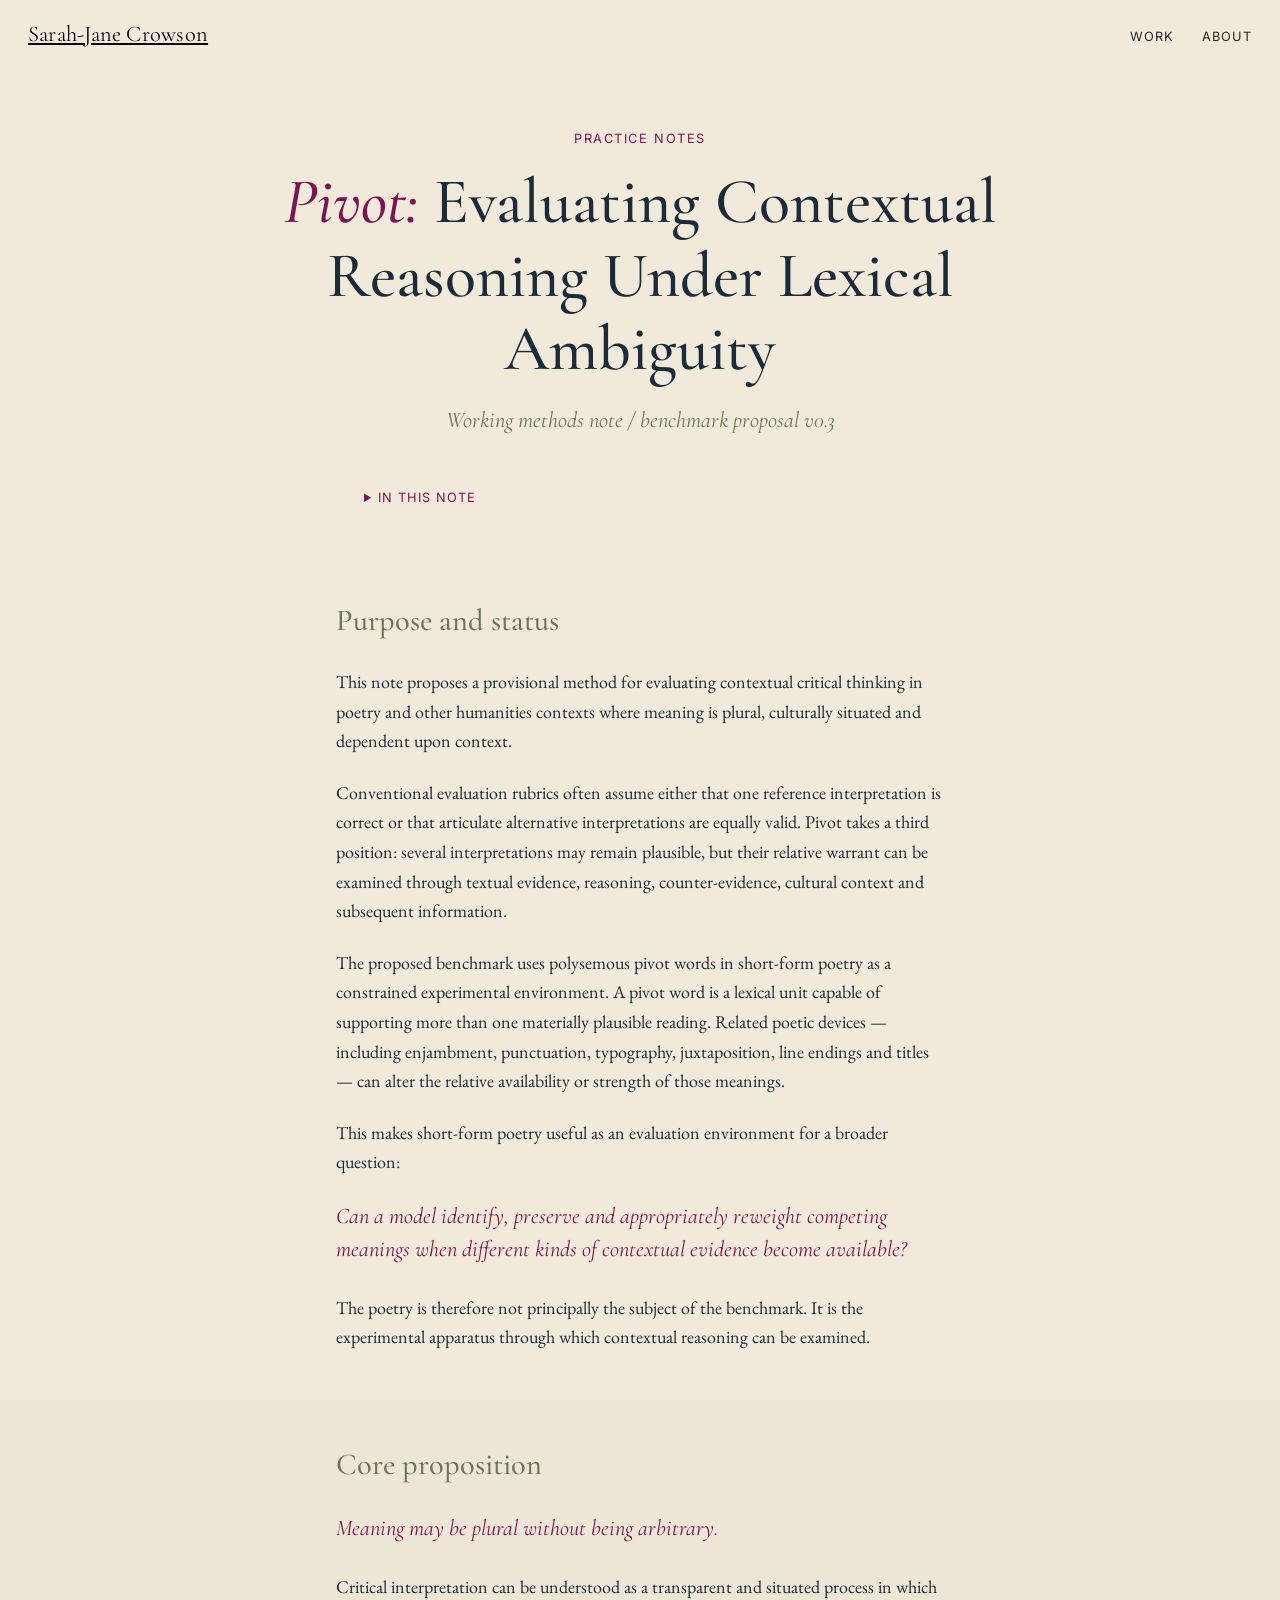
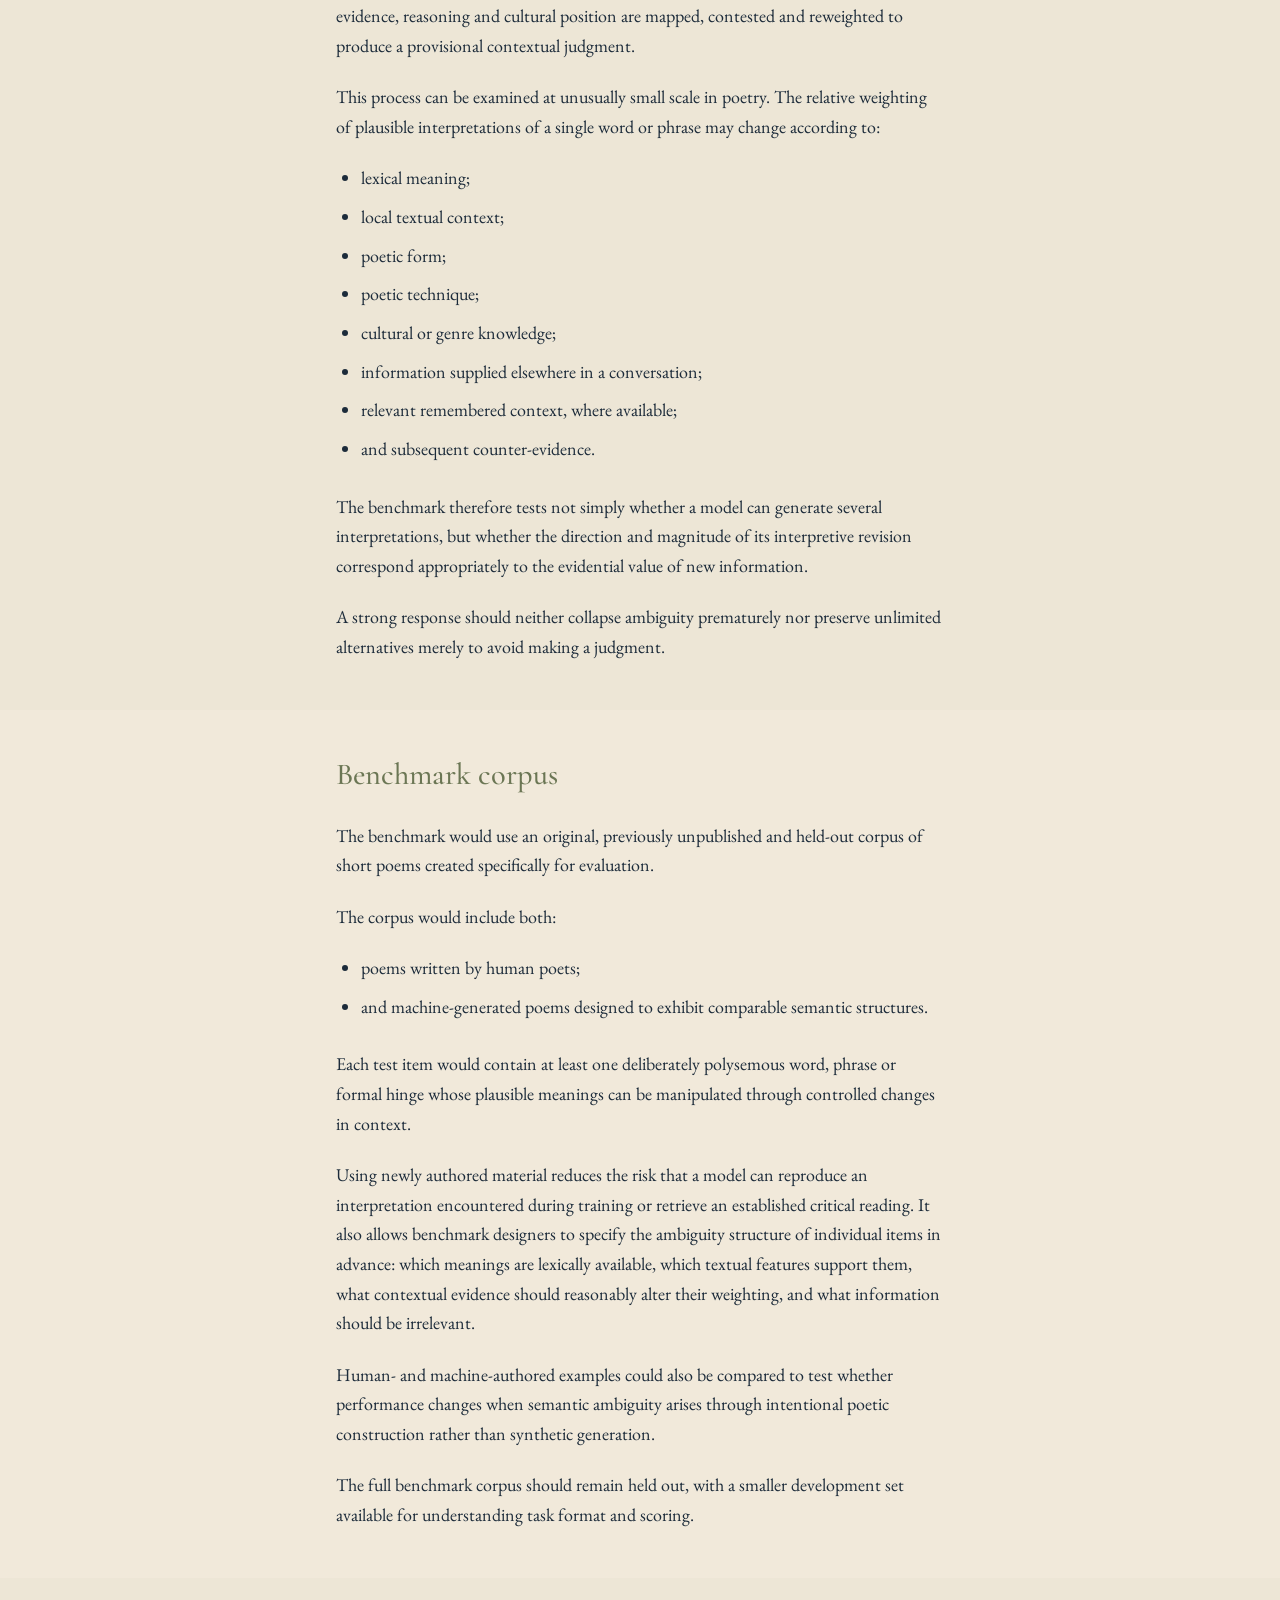
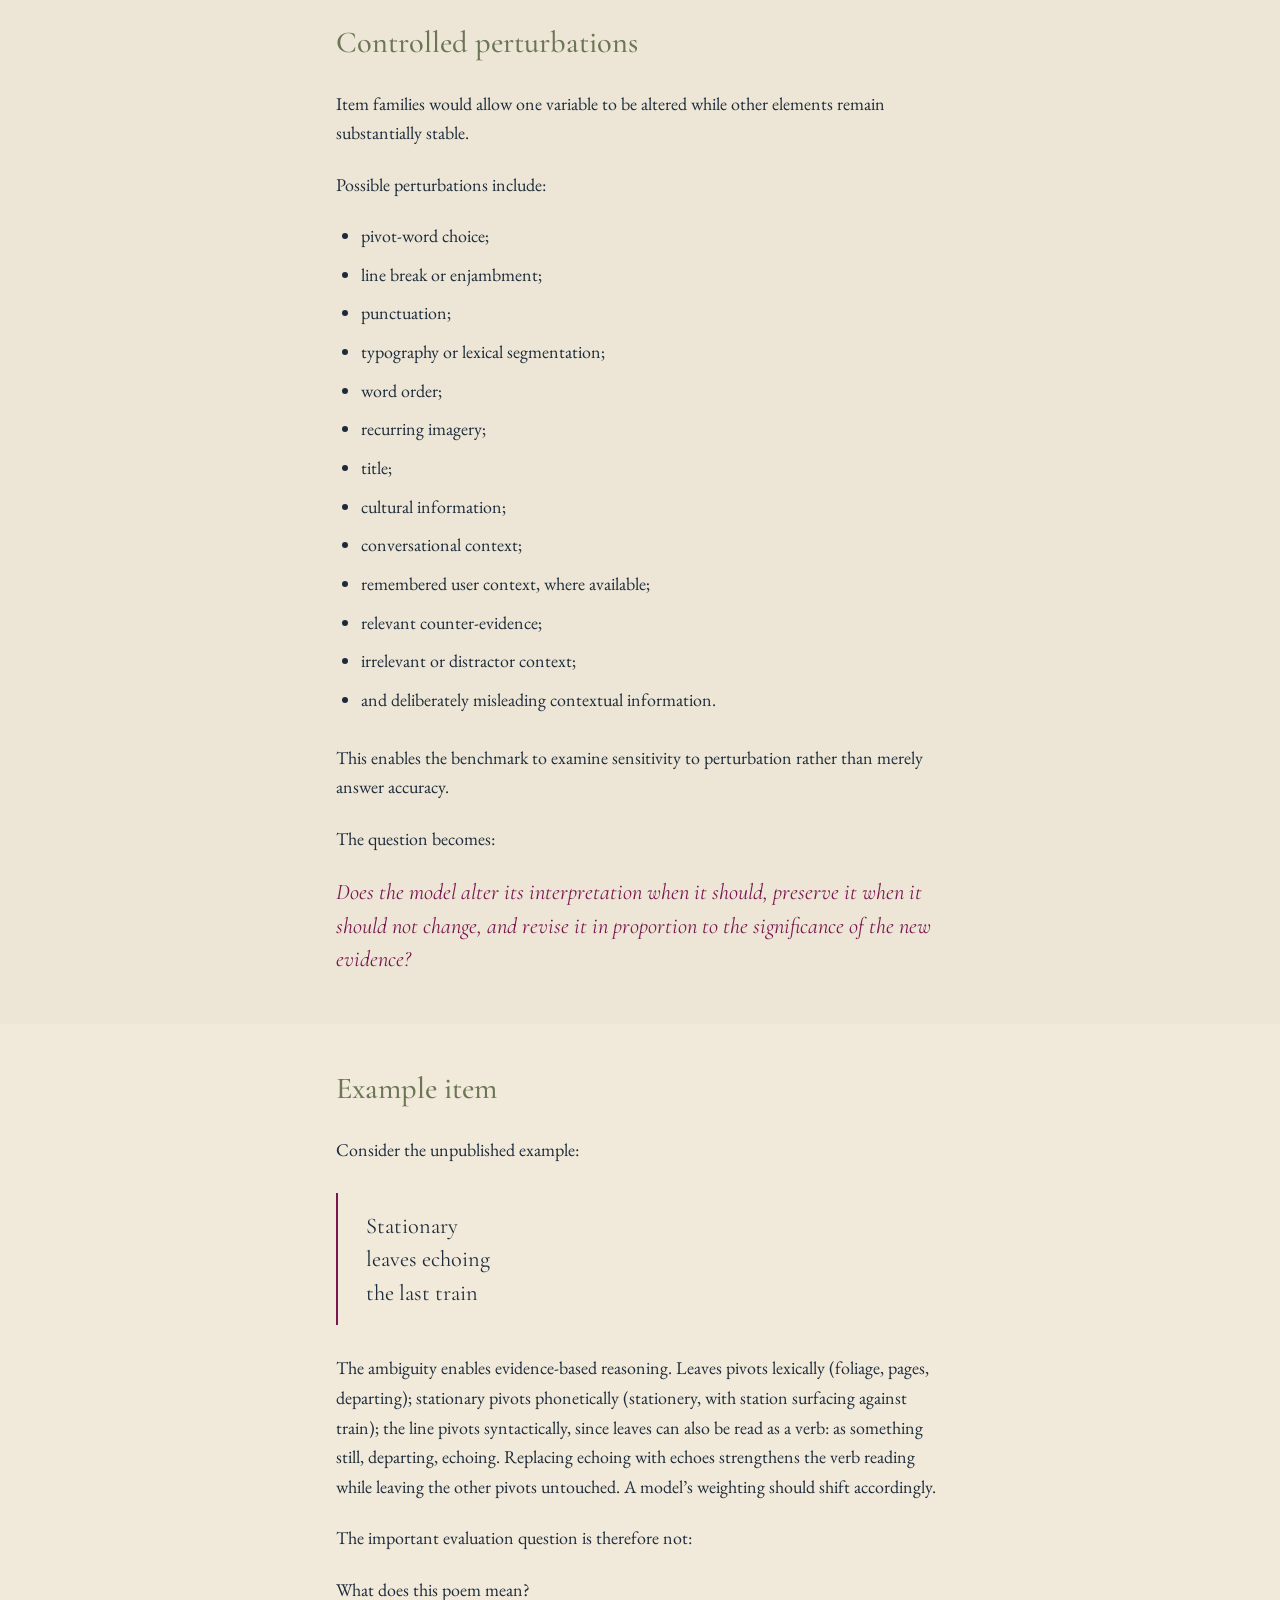
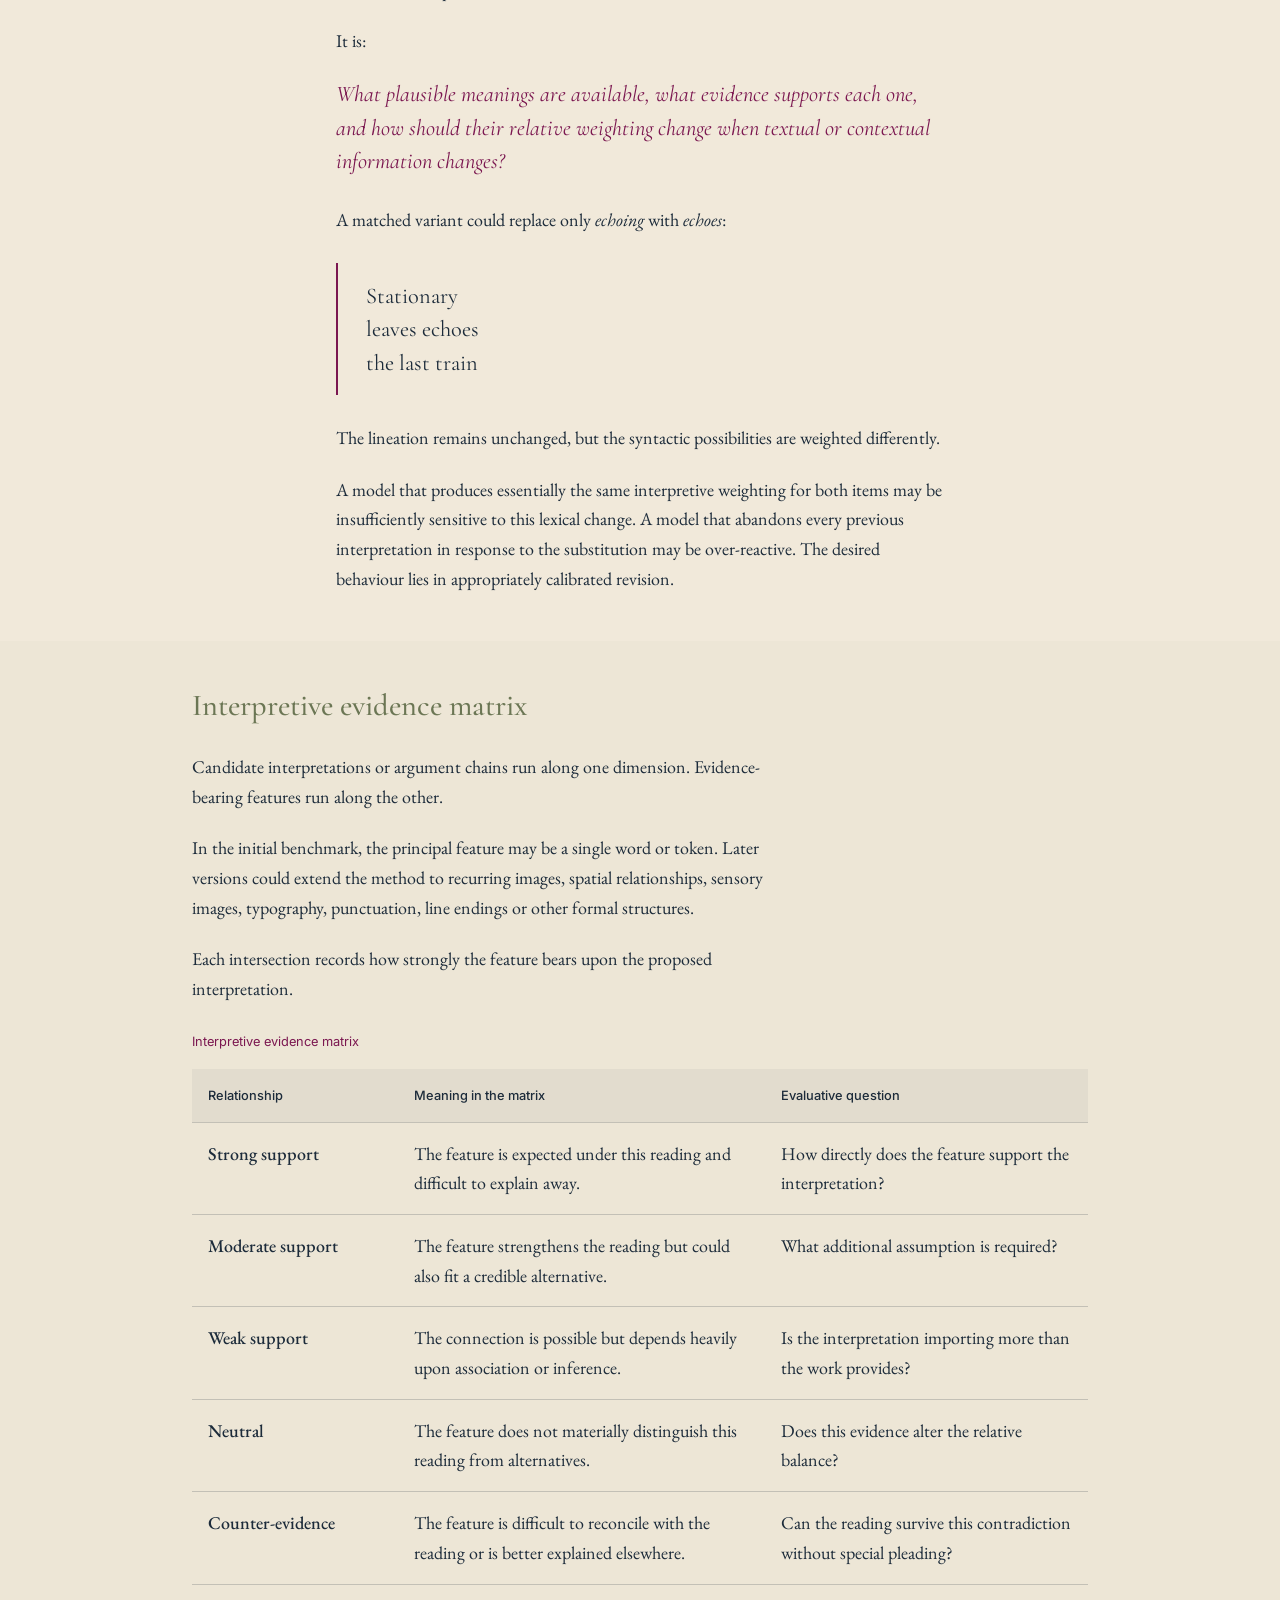
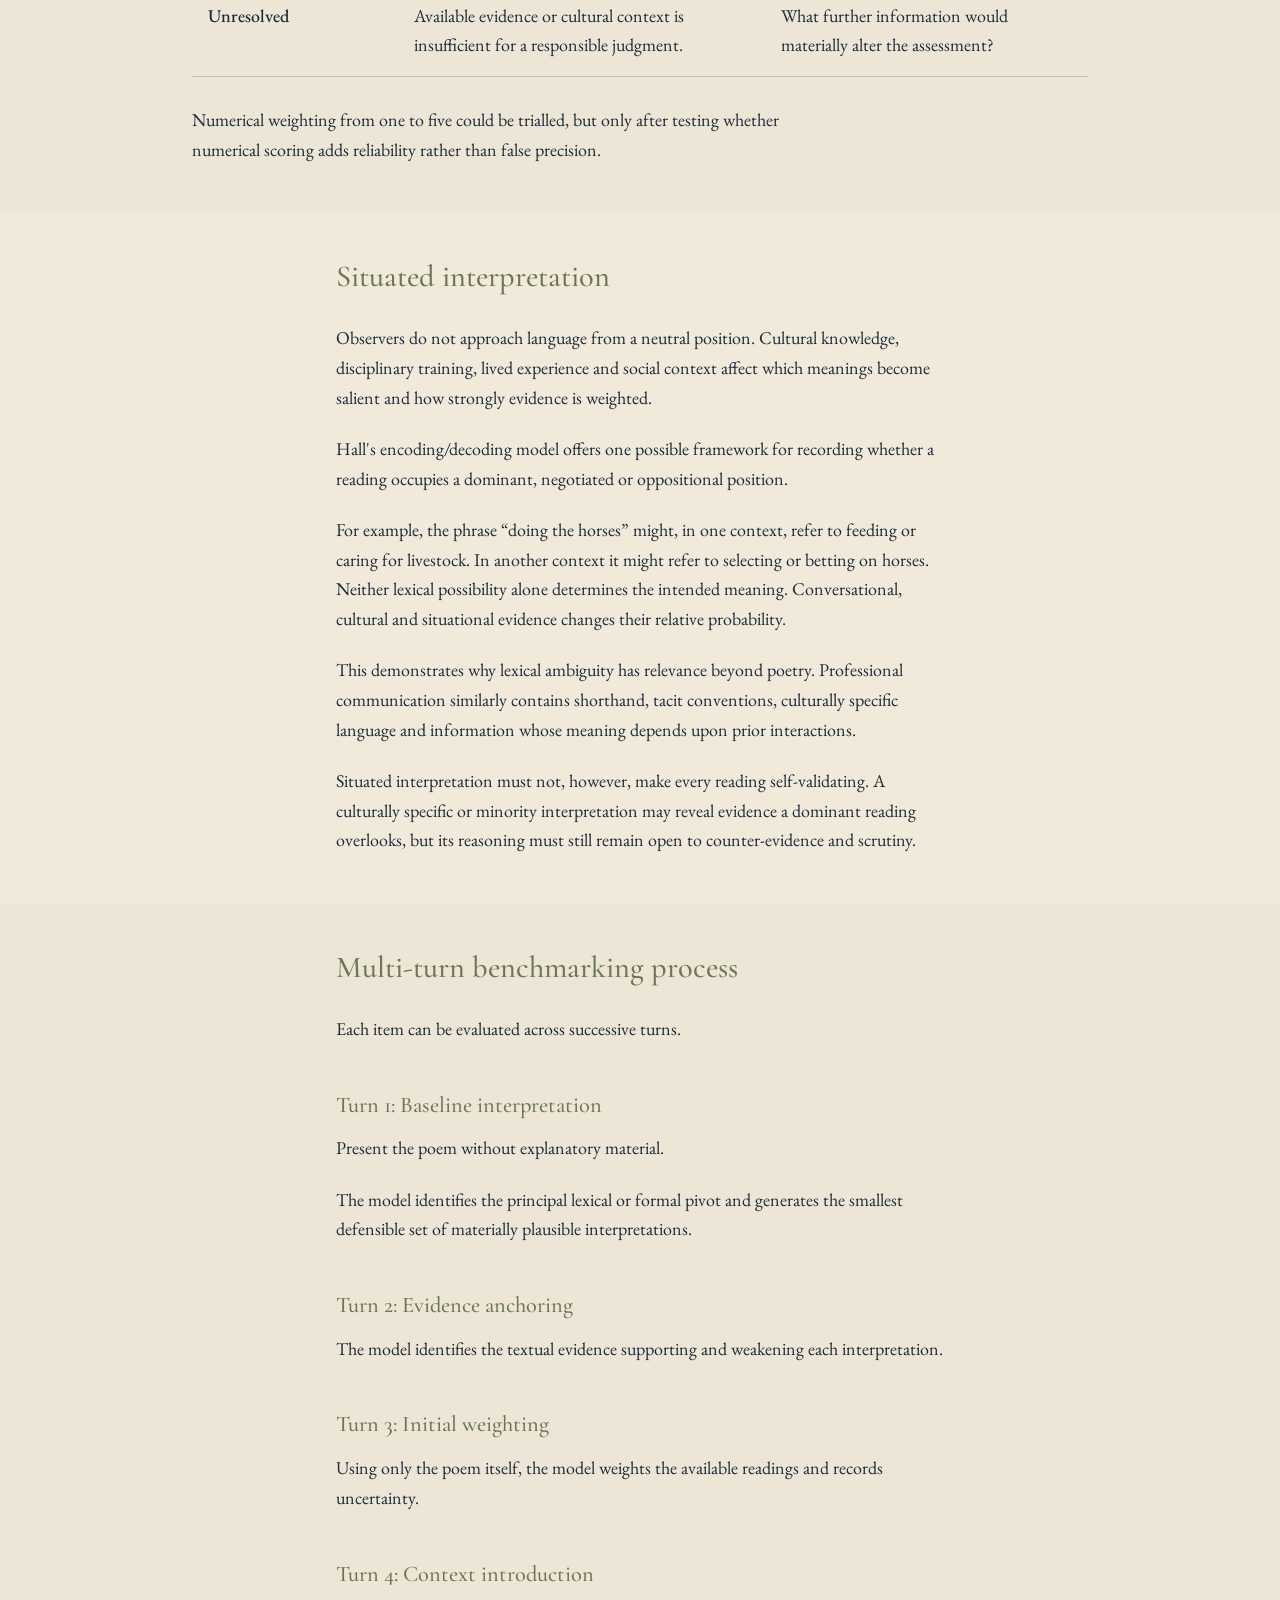
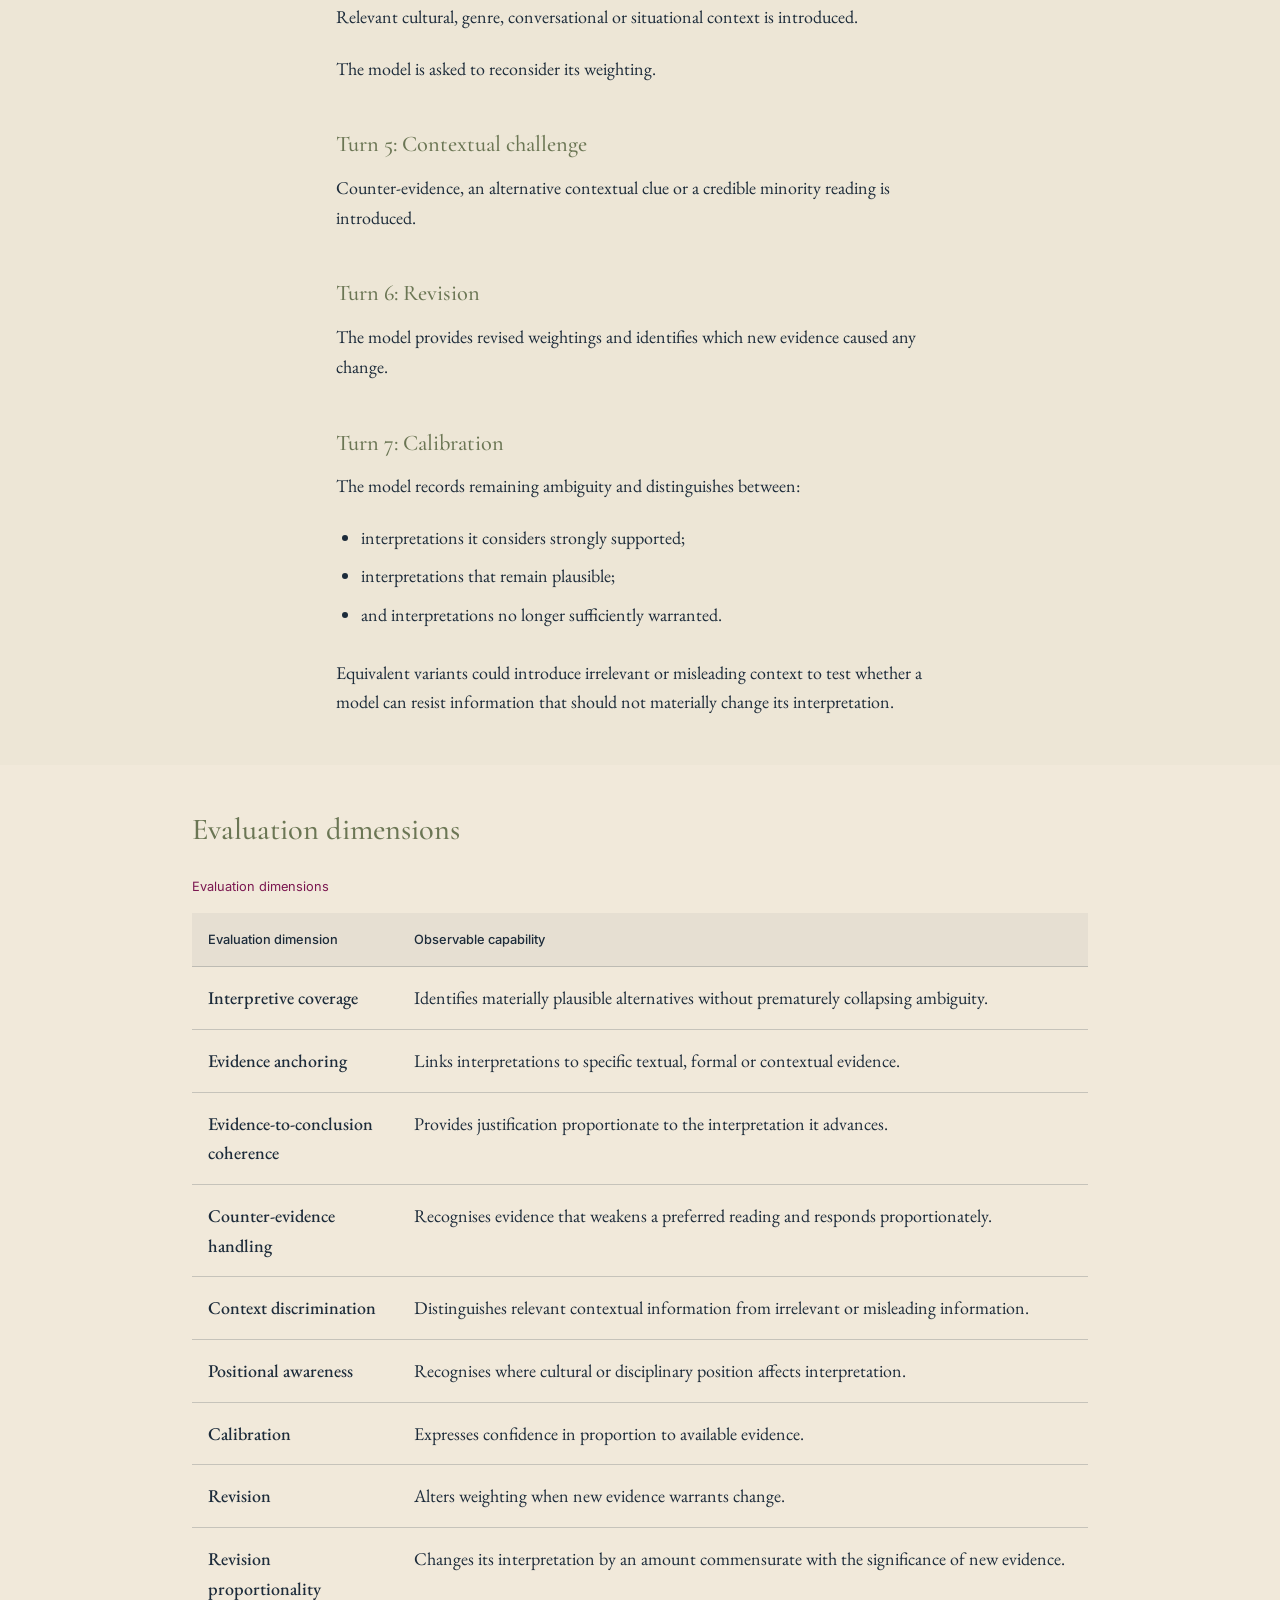
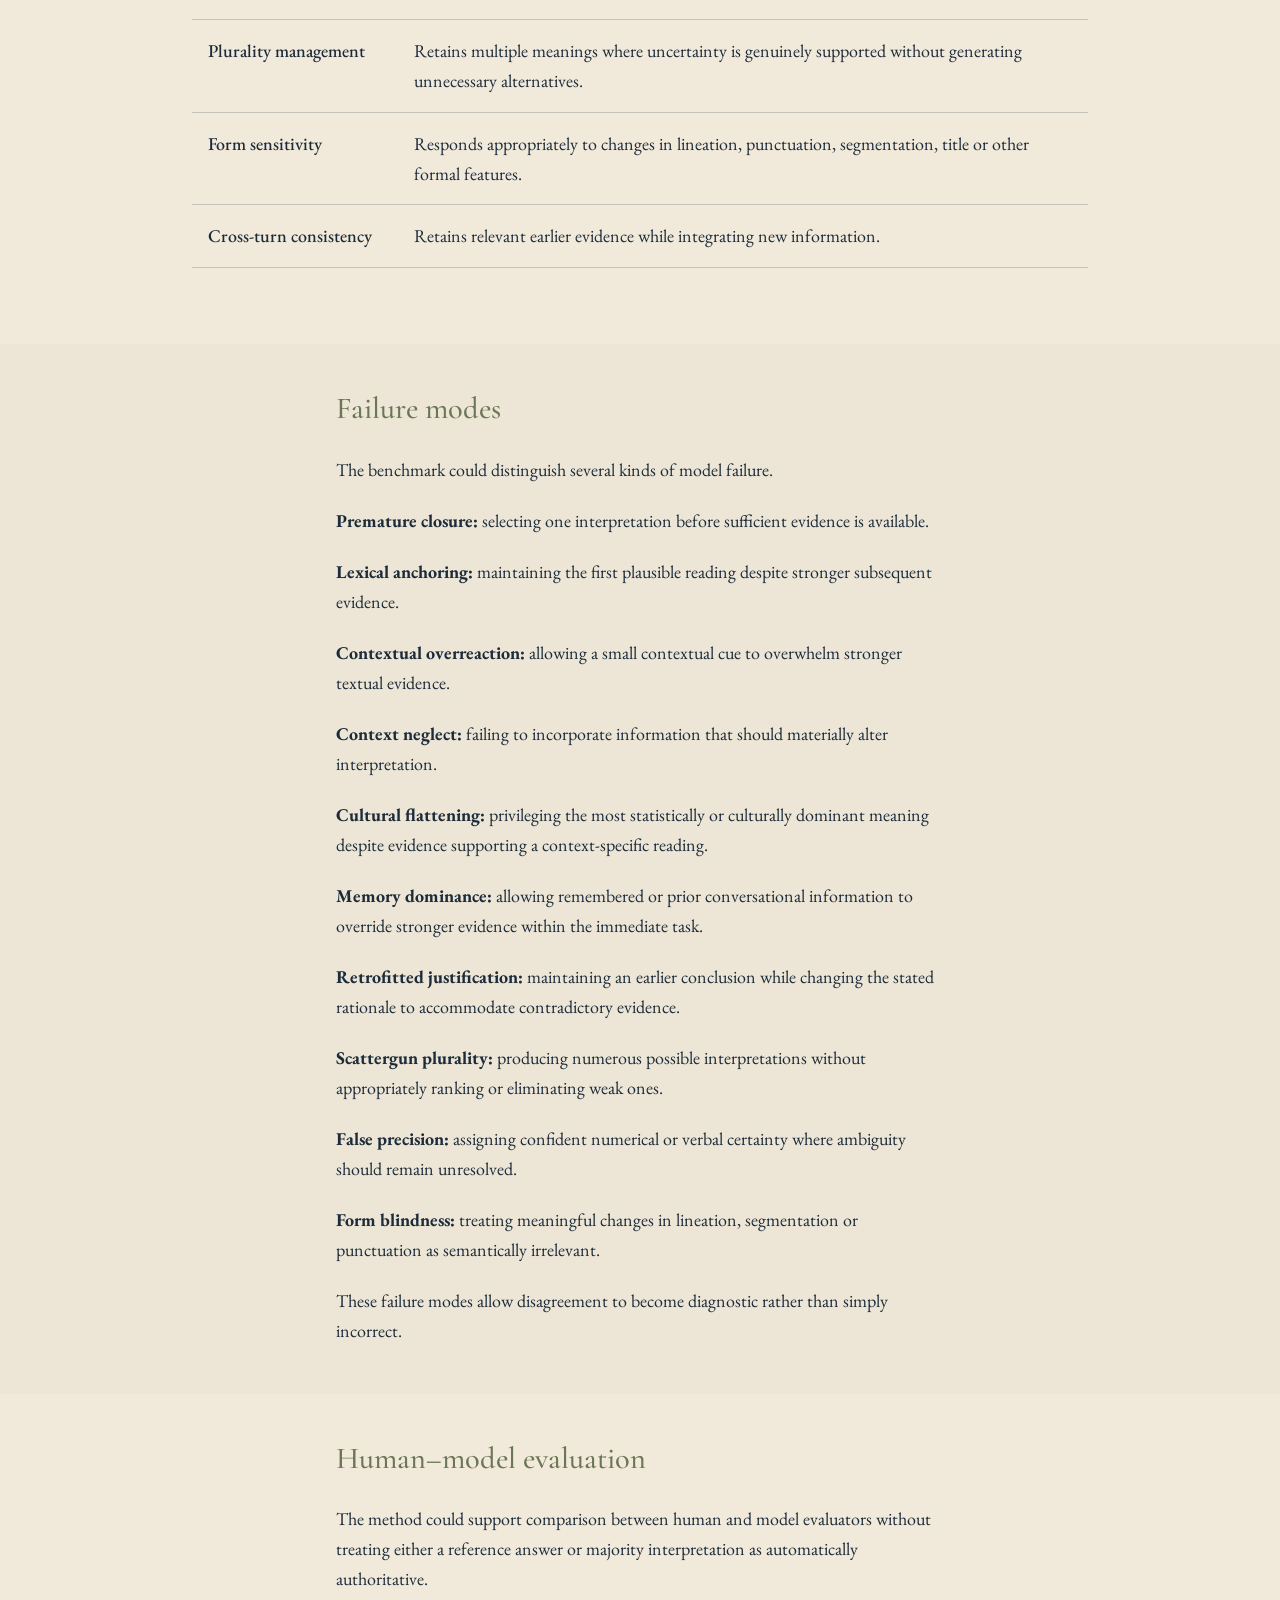
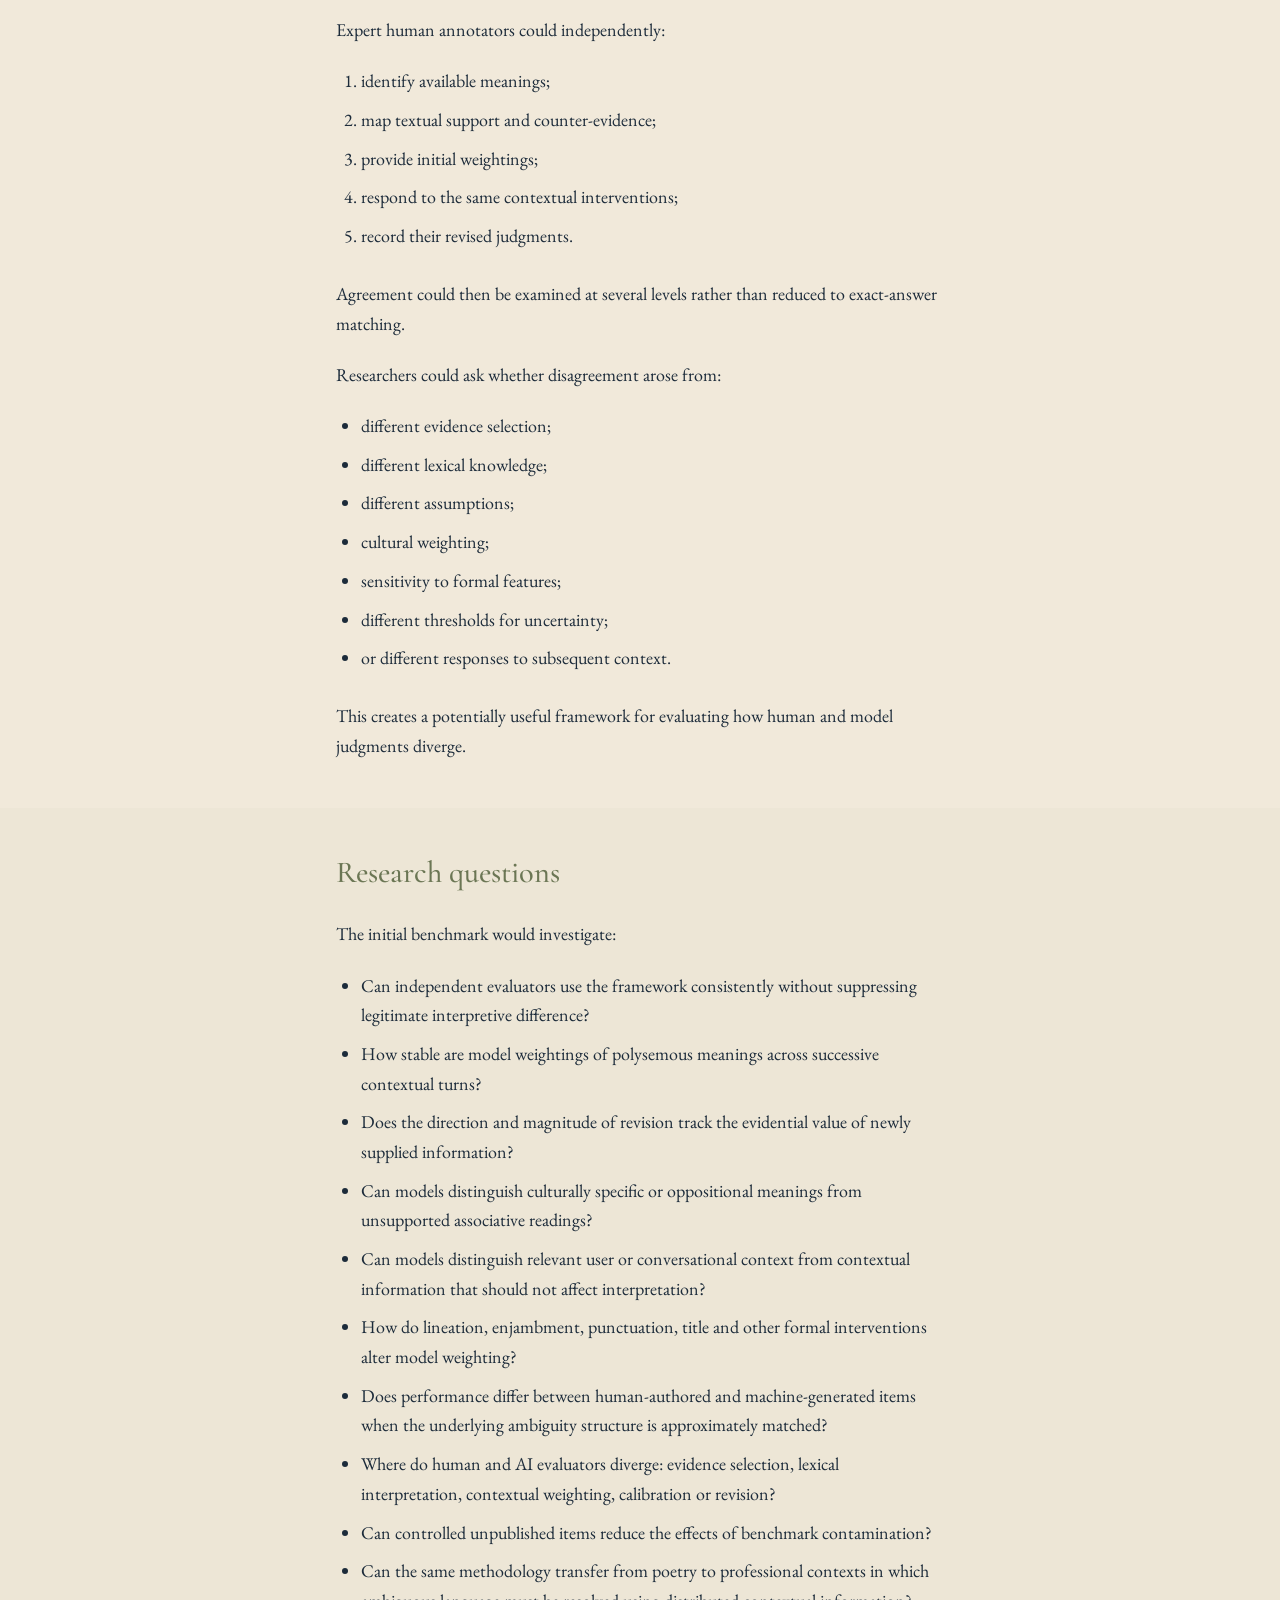
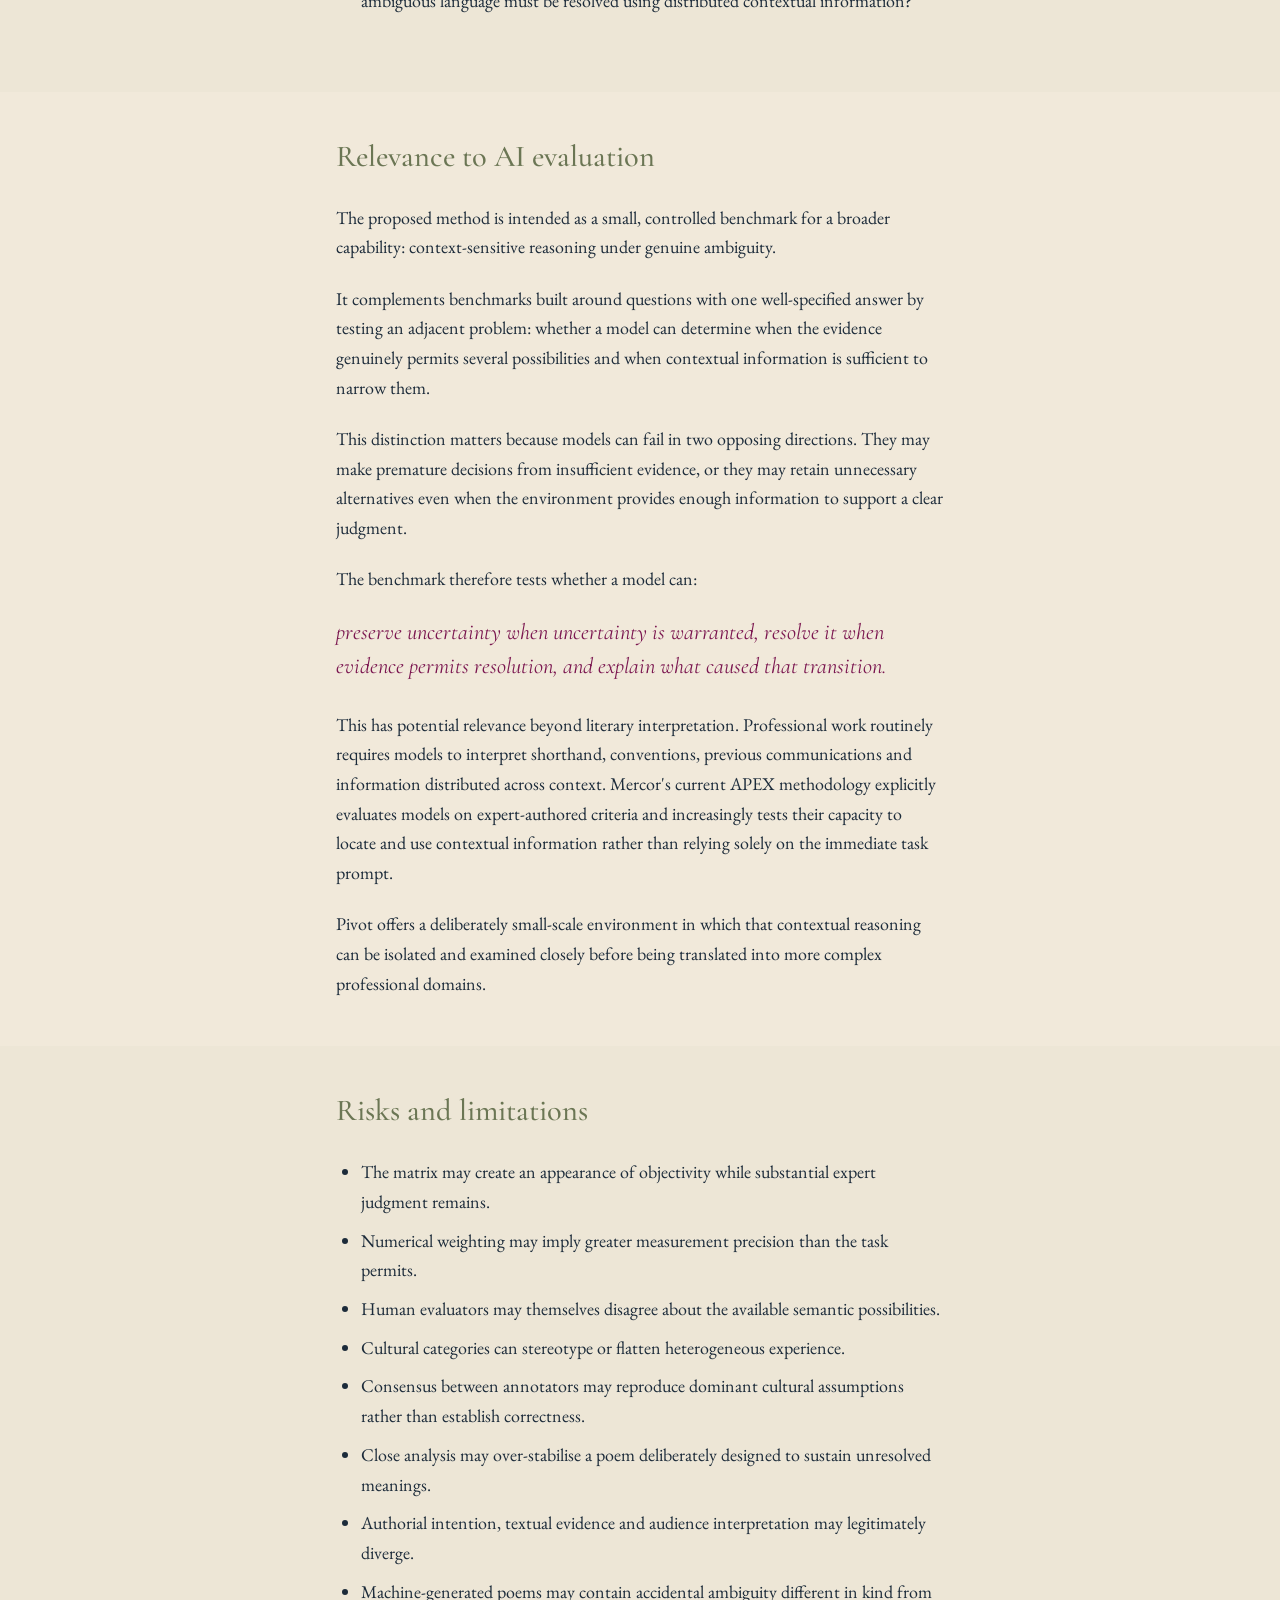
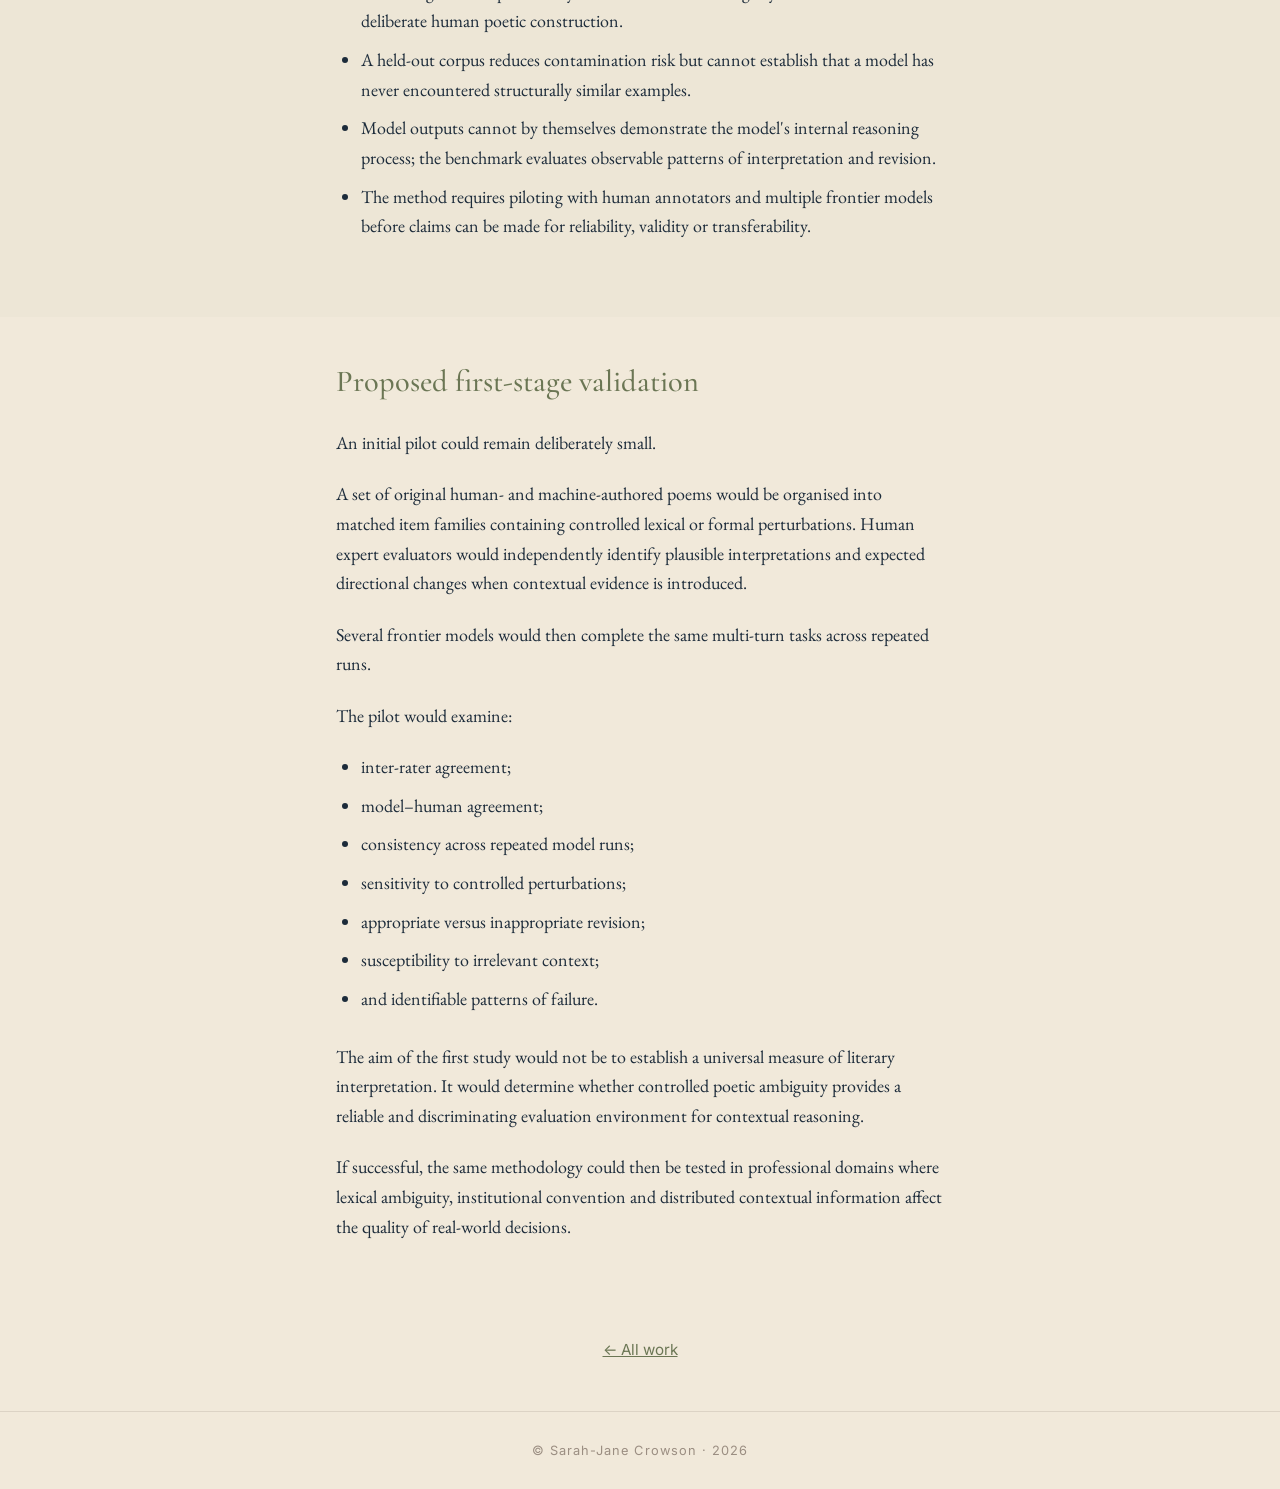
<file: practice-notes/pivot.html>
<!DOCTYPE html>
<html lang="en">
<head>
<meta charset="UTF-8">
<meta name="viewport" content="width=device-width, initial-scale=1.0">
<title>Pivot: Evaluating Contextual Reasoning Under Lexical Ambiguity — Sarah-Jane Crowson</title>
<meta name="description" content="Working methods note / benchmark proposal v0.3. A provisional method for evaluating contextual reasoning through controlled ambiguity in short-form poetry.">
<link rel="preconnect" href="https://fonts.googleapis.com">
<link href="https://fonts.googleapis.com/css2?family=Cormorant+Garamond:ital,wght@0,400;0,500;1,400&family=EB+Garamond:ital,wght@0,400;0,500;1,400&family=Inter:wght@400;500&display=swap" rel="stylesheet">
<link rel="stylesheet" href="../assets/css/tokens.css">
<style>
/* Local page treatments follow Couching; typography and components use tokens.css. */
body.pivot-page { background:#F1E9DA; }
.pivot-opening { padding:var(--space-6) var(--space-3) var(--space-4); text-align:center; }
.pivot-opening h1 { max-width:var(--measure-wide); margin:0 auto var(--space-2); font-size:clamp(2.2rem,5vw,var(--text-2xl)); color:var(--navy); }
.pivot-opening h1 em { color:var(--magenta); }
.pivot-status { font-family:var(--font-display); font-style:italic; font-size:var(--text-md); color:var(--olive); }
.pivot-contents { max-width:var(--measure); margin:0 auto; padding:0 var(--space-3) var(--space-4); }
.pivot-contents summary { cursor:pointer; color:var(--magenta); font-family:var(--font-sans); font-size:var(--text-xs); letter-spacing:.08em; text-transform:uppercase; }
.pivot-contents ol { columns:2; column-gap:var(--space-4); padding-left:1.4em; font-size:var(--text-sm); }
.pivot-contents li { break-inside:avoid; padding-bottom:.4em; }
.pivot-section { padding-top:var(--space-4); padding-bottom:var(--space-4); scroll-margin-top:5rem; }
.pivot-section:nth-child(even) { background:#EDE6D6; }
.pivot-heading { font-size:var(--text-lg); color:var(--olive); margin-bottom:var(--space-3); }
.pivot-section p, .pivot-section ul, .pivot-section ol { max-width:var(--measure); }
.pivot-section ul, .pivot-section ol { padding-left:1.4em; margin:var(--space-2) 0 var(--space-3); }
.pivot-section li+li { margin-top:.5em; }
.pivot-question { font-family:var(--font-display); font-style:italic; font-size:var(--text-md); line-height:1.5; color:var(--magenta); }
.pivot-poem { border-left:2px solid var(--magenta); margin:var(--space-3) 0; padding:var(--space-2) var(--space-3); font-family:var(--font-display); font-size:var(--text-md); line-height:1.5; }
.pivot-table-wrap { max-width:100%; overflow-x:auto; margin:var(--space-3) 0; }
table { width:100%; border-collapse:collapse; font-size:var(--text-base); text-align:left; }
caption { text-align:left; font-family:var(--font-sans); font-size:var(--text-xs); color:var(--magenta); margin-bottom:var(--space-2); }
th,td { padding:var(--space-2); border-bottom:1px solid rgba(28,43,58,.2); vertical-align:top; }
thead th { font-family:var(--font-sans); font-size:var(--text-xs); font-weight:500; color:var(--navy); background:rgba(28,43,58,.05); }
tbody th { font-weight:500; min-width:9rem; width:23%; }
.pivot-table-wrap:focus-visible, summary:focus-visible { outline:2px solid var(--magenta); outline-offset:4px; }
.site-footer { padding:var(--space-3); border-top:1px solid rgba(155,142,130,.25); color:var(--warm-grey); font-family:var(--font-sans); font-size:var(--text-xs); letter-spacing:.08em; text-align:center; }
.site-footer p { margin:0; }
.pivot-return { padding:var(--space-4) var(--space-3); text-align:center; color:var(--olive); font-family:var(--font-sans); font-size:var(--text-sm); }
.skip-link { position:fixed; top:.5rem; left:.5rem; transform:translateY(-200%); z-index:200; background:#F1E9DA; padding:.5rem 1rem; }
.skip-link:focus { transform:none; }
@media(max-width:600px) {
 .site-nav { padding:var(--space-2); gap:var(--space-1); flex-wrap:wrap; }
 .site-nav__name { font-size:1.15rem; }
 .site-nav__links { gap:var(--space-2); }
 .pivot-opening { padding-top:7rem; }
 .pivot-contents ol { columns:1; }
 .pivot-table-wrap table { min-width:36rem; }
}
@media print {
 .site-nav,.pivot-contents,.pivot-return,.skip-link { display:none; }
 .pivot-opening,.pivot-section { padding:1rem 0; }
 body.pivot-page,.pivot-section:nth-child(even) { background:white; }
 .pivot-table-wrap { overflow:visible; }
 .pivot-table-wrap table { min-width:0; }
 tr, .pivot-poem { break-inside:avoid; }
 h2,h3 { break-after:avoid; }
}
</style>
</head>
<body class="pivot-page">
<a class="skip-link" href="#paper">Skip to the paper</a>
<nav class="site-nav" aria-label="Main navigation">
<a href="../index.html" class="site-nav__name">Sarah-Jane Crowson</a>
<div class="site-nav__links"><a href="../index.html#work">Work</a><a href="../about.html">About</a></div>
</nav>
<header class="pivot-opening">
<span class="cs-eyebrow">Practice notes</span>
<h1><em>Pivot:</em> Evaluating Contextual Reasoning Under Lexical Ambiguity</h1>
<p class="pivot-status">Working methods note / benchmark proposal v0.3</p>
</header>
<nav class="pivot-contents" aria-label="Paper contents"><details><summary>In this note</summary><ol>
<li><a href="#purpose-and-status">Purpose and status</a></li>
<li><a href="#core-proposition">Core proposition</a></li>
<li><a href="#benchmark-corpus">Benchmark corpus</a></li>
<li><a href="#controlled-perturbations">Controlled perturbations</a></li>
<li><a href="#example-item">Example item</a></li>
<li><a href="#interpretive-evidence-matrix">Interpretive evidence matrix</a></li>
<li><a href="#situated-interpretation">Situated interpretation</a></li>
<li><a href="#multi-turn-benchmarking-process">Multi-turn benchmarking process</a></li>
<li><a href="#evaluation-dimensions">Evaluation dimensions</a></li>
<li><a href="#failure-modes">Failure modes</a></li>
<li><a href="#human-model-evaluation">Human–model evaluation</a></li>
<li><a href="#research-questions">Research questions</a></li>
<li><a href="#relevance-to-ai-evaluation">Relevance to AI evaluation</a></li>
<li><a href="#risks-and-limitations">Risks and limitations</a></li>
<li><a href="#proposed-first-stage-validation">Proposed first-stage validation</a></li>
</ol></details></nav>
<main id="paper">
<section class="cs-section pivot-section" id="purpose-and-status" aria-labelledby="purpose-and-status-title"><div class="cs-inner"><h2 class="pivot-heading" id="purpose-and-status-title">Purpose and status</h2>
<p>This note proposes a provisional method for evaluating contextual critical thinking in poetry and other humanities contexts where meaning is plural, culturally situated and dependent upon context.</p>
<p>Conventional evaluation rubrics often assume either that one reference interpretation is correct or that articulate alternative interpretations are equally valid. Pivot takes a third position: several interpretations may remain plausible, but their relative warrant can be examined through textual evidence, reasoning, counter-evidence, cultural context and subsequent information.</p>
<p>The proposed benchmark uses polysemous pivot words in short-form poetry as a constrained experimental environment. A pivot word is a lexical unit capable of supporting more than one materially plausible reading. Related poetic devices — including enjambment, punctuation, typography, juxtaposition, line endings and titles — can alter the relative availability or strength of those meanings.</p>
<p>This makes short-form poetry useful as an evaluation environment for a broader question:</p>
<p class="pivot-question">Can a model identify, preserve and appropriately reweight competing meanings when different kinds of contextual evidence become available?</p>
<p>The poetry is therefore not principally the subject of the benchmark. It is the experimental apparatus through which contextual reasoning can be examined.</p>
</div></section>
<section class="cs-section pivot-section" id="core-proposition" aria-labelledby="core-proposition-title"><div class="cs-inner"><h2 class="pivot-heading" id="core-proposition-title">Core proposition</h2>
<p class="pivot-question">Meaning may be plural without being arbitrary.</p>
<p>Critical interpretation can be understood as a transparent and situated process in which evidence, reasoning and cultural position are mapped, contested and reweighted to produce a provisional contextual judgment.</p>
<p>This process can be examined at unusually small scale in poetry. The relative weighting of plausible interpretations of a single word or phrase may change according to:</p>
<ul>
<li>lexical meaning;</li>
<li>local textual context;</li>
<li>poetic form;</li>
<li>poetic technique;</li>
<li>cultural or genre knowledge;</li>
<li>information supplied elsewhere in a conversation;</li>
<li>relevant remembered context, where available;</li>
<li>and subsequent counter-evidence.</li>
</ul>
<p>The benchmark therefore tests not simply whether a model can generate several interpretations, but whether the direction and magnitude of its interpretive revision correspond appropriately to the evidential value of new information.</p>
<p>A strong response should neither collapse ambiguity prematurely nor preserve unlimited alternatives merely to avoid making a judgment.</p>
</div></section>
<section class="cs-section pivot-section" id="benchmark-corpus" aria-labelledby="benchmark-corpus-title"><div class="cs-inner"><h2 class="pivot-heading" id="benchmark-corpus-title">Benchmark corpus</h2>
<p>The benchmark would use an original, previously unpublished and held-out corpus of short poems created specifically for evaluation.</p>
<p>The corpus would include both:</p>
<ul>
<li>poems written by human poets;</li>
<li>and machine-generated poems designed to exhibit comparable semantic structures.</li>
</ul>
<p>Each test item would contain at least one deliberately polysemous word, phrase or formal hinge whose plausible meanings can be manipulated through controlled changes in context.</p>
<p>Using newly authored material reduces the risk that a model can reproduce an interpretation encountered during training or retrieve an established critical reading. It also allows benchmark designers to specify the ambiguity structure of individual items in advance: which meanings are lexically available, which textual features support them, what contextual evidence should reasonably alter their weighting, and what information should be irrelevant.</p>
<p>Human- and machine-authored examples could also be compared to test whether performance changes when semantic ambiguity arises through intentional poetic construction rather than synthetic generation.</p>
<p>The full benchmark corpus should remain held out, with a smaller development set available for understanding task format and scoring.</p>
</div></section>
<section class="cs-section pivot-section" id="controlled-perturbations" aria-labelledby="controlled-perturbations-title"><div class="cs-inner"><h2 class="pivot-heading" id="controlled-perturbations-title">Controlled perturbations</h2>
<p>Item families would allow one variable to be altered while other elements remain substantially stable.</p>
<p>Possible perturbations include:</p>
<ul>
<li>pivot-word choice;</li>
<li>line break or enjambment;</li>
<li>punctuation;</li>
<li>typography or lexical segmentation;</li>
<li>word order;</li>
<li>recurring imagery;</li>
<li>title;</li>
<li>cultural information;</li>
<li>conversational context;</li>
<li>remembered user context, where available;</li>
<li>relevant counter-evidence;</li>
<li>irrelevant or distractor context;</li>
<li>and deliberately misleading contextual information.</li>
</ul>
<p>This enables the benchmark to examine sensitivity to perturbation rather than merely answer accuracy.</p>
<p>The question becomes:</p>
<p class="pivot-question">Does the model alter its interpretation when it should, preserve it when it should not change, and revise it in proportion to the significance of the new evidence?</p>
</div></section>
<section class="cs-section pivot-section" id="example-item" aria-labelledby="example-item-title"><div class="cs-inner"><h2 class="pivot-heading" id="example-item-title">Example item</h2>
<p>Consider the unpublished example:</p>
<blockquote class="pivot-poem"><p>Stationary<br>
leaves echoing<br>
the last train</p></blockquote>
<p>The ambiguity enables evidence-based reasoning. Leaves pivots lexically (foliage, pages, departing); stationary pivots phonetically (stationery, with station surfacing against train); the line pivots syntactically, since leaves can also be read as a verb: as something still, departing, echoing. Replacing echoing with echoes strengthens the verb reading while leaving the other pivots untouched. A model’s weighting should shift accordingly.</p>
<p>The important evaluation question is therefore not:</p>
<p>What does this poem mean?</p>
<p>It is:</p>
<p class="pivot-question">What plausible meanings are available, what evidence supports each one, and how should their relative weighting change when textual or contextual information changes?</p>
<p>A matched variant could replace only <em>echoing</em> with <em>echoes</em>:</p>
<blockquote class="pivot-poem"><p>Stationary<br>
leaves echoes<br>
the last train</p></blockquote>
<p>The lineation remains unchanged, but the syntactic possibilities are weighted differently.</p>
<p>A model that produces essentially the same interpretive weighting for both items may be insufficiently sensitive to this lexical change. A model that abandons every previous interpretation in response to the substitution may be over-reactive. The desired behaviour lies in appropriately calibrated revision.</p>
</div></section>

<section class="cs-section pivot-section" id="interpretive-evidence-matrix" aria-labelledby="interpretive-evidence-matrix-title"><div class="cs-inner cs-inner--wide"><h2 class="pivot-heading" id="interpretive-evidence-matrix-title">Interpretive evidence matrix</h2>
<p>Candidate interpretations or argument chains run along one dimension. Evidence-bearing features run along the other.</p>
<p>In the initial benchmark, the principal feature may be a single word or token. Later versions could extend the method to recurring images, spatial relationships, sensory images, typography, punctuation, line endings or other formal structures.</p>
<p>Each intersection records how strongly the feature bears upon the proposed interpretation.</p>
<div class="pivot-table-wrap" role="region" aria-label="Interpretive evidence matrix" tabindex="0"><table><caption>Interpretive evidence matrix</caption><thead><tr><th scope="col">Relationship</th><th scope="col">Meaning in the matrix</th><th scope="col">Evaluative question</th></tr></thead><tbody><tr><th scope="row">Strong support</th><td>The feature is expected under this reading and difficult to explain away.</td><td>How directly does the feature support the interpretation?</td></tr><tr><th scope="row">Moderate support</th><td>The feature strengthens the reading but could also fit a credible alternative.</td><td>What additional assumption is required?</td></tr><tr><th scope="row">Weak support</th><td>The connection is possible but depends heavily upon association or inference.</td><td>Is the interpretation importing more than the work provides?</td></tr><tr><th scope="row">Neutral</th><td>The feature does not materially distinguish this reading from alternatives.</td><td>Does this evidence alter the relative balance?</td></tr><tr><th scope="row">Counter-evidence</th><td>The feature is difficult to reconcile with the reading or is better explained elsewhere.</td><td>Can the reading survive this contradiction without special pleading?</td></tr><tr><th scope="row">Unresolved</th><td>Available evidence or cultural context is insufficient for a responsible judgment.</td><td>What further information would materially alter the assessment?</td></tr></tbody></table></div>
<p>Numerical weighting from one to five could be trialled, but only after testing whether numerical scoring adds reliability rather than false precision.</p>
</div></section>
<section class="cs-section pivot-section" id="situated-interpretation" aria-labelledby="situated-interpretation-title"><div class="cs-inner"><h2 class="pivot-heading" id="situated-interpretation-title">Situated interpretation</h2>
<p>Observers do not approach language from a neutral position. Cultural knowledge, disciplinary training, lived experience and social context affect which meanings become salient and how strongly evidence is weighted.</p>
<p>Hall&#x27;s encoding/decoding model offers one possible framework for recording whether a reading occupies a dominant, negotiated or oppositional position.</p>
<p>For example, the phrase “doing the horses” might, in one context, refer to feeding or caring for livestock. In another context it might refer to selecting or betting on horses. Neither lexical possibility alone determines the intended meaning. Conversational, cultural and situational evidence changes their relative probability.</p>
<p>This demonstrates why lexical ambiguity has relevance beyond poetry. Professional communication similarly contains shorthand, tacit conventions, culturally specific language and information whose meaning depends upon prior interactions.</p>
<p>Situated interpretation must not, however, make every reading self-validating. A culturally specific or minority interpretation may reveal evidence a dominant reading overlooks, but its reasoning must still remain open to counter-evidence and scrutiny.</p>
</div></section>
<section class="cs-section pivot-section" id="multi-turn-benchmarking-process" aria-labelledby="multi-turn-benchmarking-process-title"><div class="cs-inner"><h2 class="pivot-heading" id="multi-turn-benchmarking-process-title">Multi-turn benchmarking process</h2>
<p>Each item can be evaluated across successive turns.</p>
<h3 class="cs-subheading">Turn 1: Baseline interpretation</h3>
<p>Present the poem without explanatory material.</p>
<p>The model identifies the principal lexical or formal pivot and generates the smallest defensible set of materially plausible interpretations.</p>
<h3 class="cs-subheading">Turn 2: Evidence anchoring</h3>
<p>The model identifies the textual evidence supporting and weakening each interpretation.</p>
<h3 class="cs-subheading">Turn 3: Initial weighting</h3>
<p>Using only the poem itself, the model weights the available readings and records uncertainty.</p>
<h3 class="cs-subheading">Turn 4: Context introduction</h3>
<p>Relevant cultural, genre, conversational or situational context is introduced.</p>
<p>The model is asked to reconsider its weighting.</p>
<h3 class="cs-subheading">Turn 5: Contextual challenge</h3>
<p>Counter-evidence, an alternative contextual clue or a credible minority reading is introduced.</p>
<h3 class="cs-subheading">Turn 6: Revision</h3>
<p>The model provides revised weightings and identifies which new evidence caused any change.</p>
<h3 class="cs-subheading">Turn 7: Calibration</h3>
<p>The model records remaining ambiguity and distinguishes between:</p>
<ul>
<li>interpretations it considers strongly supported;</li>
<li>interpretations that remain plausible;</li>
<li>and interpretations no longer sufficiently warranted.</li>
</ul>
<p>Equivalent variants could introduce irrelevant or misleading context to test whether a model can resist information that should not materially change its interpretation.</p>
</div></section>
<section class="cs-section pivot-section" id="evaluation-dimensions" aria-labelledby="evaluation-dimensions-title"><div class="cs-inner cs-inner--wide"><h2 class="pivot-heading" id="evaluation-dimensions-title">Evaluation dimensions</h2>
<div class="pivot-table-wrap" role="region" aria-label="Evaluation dimensions" tabindex="0"><table><caption>Evaluation dimensions</caption><thead><tr><th scope="col">Evaluation dimension</th><th scope="col">Observable capability</th></tr></thead><tbody><tr><th scope="row">Interpretive coverage</th><td>Identifies materially plausible alternatives without prematurely collapsing ambiguity.</td></tr><tr><th scope="row">Evidence anchoring</th><td>Links interpretations to specific textual, formal or contextual evidence.</td></tr><tr><th scope="row">Evidence-to-conclusion coherence</th><td>Provides justification proportionate to the interpretation it advances.</td></tr><tr><th scope="row">Counter-evidence handling</th><td>Recognises evidence that weakens a preferred reading and responds proportionately.</td></tr><tr><th scope="row">Context discrimination</th><td>Distinguishes relevant contextual information from irrelevant or misleading information.</td></tr><tr><th scope="row">Positional awareness</th><td>Recognises where cultural or disciplinary position affects interpretation.</td></tr><tr><th scope="row">Calibration</th><td>Expresses confidence in proportion to available evidence.</td></tr><tr><th scope="row">Revision</th><td>Alters weighting when new evidence warrants change.</td></tr><tr><th scope="row">Revision proportionality</th><td>Changes its interpretation by an amount commensurate with the significance of new evidence.</td></tr><tr><th scope="row">Plurality management</th><td>Retains multiple meanings where uncertainty is genuinely supported without generating unnecessary alternatives.</td></tr><tr><th scope="row">Form sensitivity</th><td>Responds appropriately to changes in lineation, punctuation, segmentation, title or other formal features.</td></tr><tr><th scope="row">Cross-turn consistency</th><td>Retains relevant earlier evidence while integrating new information.</td></tr></tbody></table></div>
</div></section>
<section class="cs-section pivot-section" id="failure-modes" aria-labelledby="failure-modes-title"><div class="cs-inner"><h2 class="pivot-heading" id="failure-modes-title">Failure modes</h2>
<p>The benchmark could distinguish several kinds of model failure.</p>
<p><strong>Premature closure:</strong> selecting one interpretation before sufficient evidence is available.</p>
<p><strong>Lexical anchoring:</strong> maintaining the first plausible reading despite stronger subsequent evidence.</p>
<p><strong>Contextual overreaction:</strong> allowing a small contextual cue to overwhelm stronger textual evidence.</p>
<p><strong>Context neglect:</strong> failing to incorporate information that should materially alter interpretation.</p>
<p><strong>Cultural flattening:</strong> privileging the most statistically or culturally dominant meaning despite evidence supporting a context-specific reading.</p>
<p><strong>Memory dominance:</strong> allowing remembered or prior conversational information to override stronger evidence within the immediate task.</p>
<p><strong>Retrofitted justification:</strong> maintaining an earlier conclusion while changing the stated rationale to accommodate contradictory evidence.</p>
<p><strong>Scattergun plurality:</strong> producing numerous possible interpretations without appropriately ranking or eliminating weak ones.</p>
<p><strong>False precision:</strong> assigning confident numerical or verbal certainty where ambiguity should remain unresolved.</p>
<p><strong>Form blindness:</strong> treating meaningful changes in lineation, segmentation or punctuation as semantically irrelevant.</p>
<p>These failure modes allow disagreement to become diagnostic rather than simply incorrect.</p>
</div></section>
<section class="cs-section pivot-section" id="human-model-evaluation" aria-labelledby="human-model-evaluation-title"><div class="cs-inner"><h2 class="pivot-heading" id="human-model-evaluation-title">Human–model evaluation</h2>
<p>The method could support comparison between human and model evaluators without treating either a reference answer or majority interpretation as automatically authoritative.</p>
<p>Expert human annotators could independently:</p>
<ol>
<li>identify available meanings;</li>
<li>map textual support and counter-evidence;</li>
<li>provide initial weightings;</li>
<li>respond to the same contextual interventions;</li>
<li>record their revised judgments.</li>
</ol>
<p>Agreement could then be examined at several levels rather than reduced to exact-answer matching.</p>
<p>Researchers could ask whether disagreement arose from:</p>
<ul>
<li>different evidence selection;</li>
<li>different lexical knowledge;</li>
<li>different assumptions;</li>
<li>cultural weighting;</li>
<li>sensitivity to formal features;</li>
<li>different thresholds for uncertainty;</li>
<li>or different responses to subsequent context.</li>
</ul>
<p>This creates a potentially useful framework for evaluating how human and model judgments diverge.</p>
</div></section>
<section class="cs-section pivot-section" id="research-questions" aria-labelledby="research-questions-title"><div class="cs-inner"><h2 class="pivot-heading" id="research-questions-title">Research questions</h2>
<p>The initial benchmark would investigate:</p>
<ul>
<li>Can independent evaluators use the framework consistently without suppressing legitimate interpretive difference?</li>
<li>How stable are model weightings of polysemous meanings across successive contextual turns?</li>
<li>Does the direction and magnitude of revision track the evidential value of newly supplied information?</li>
<li>Can models distinguish culturally specific or oppositional meanings from unsupported associative readings?</li>
<li>Can models distinguish relevant user or conversational context from contextual information that should not affect interpretation?</li>
<li>How do lineation, enjambment, punctuation, title and other formal interventions alter model weighting?</li>
<li>Does performance differ between human-authored and machine-generated items when the underlying ambiguity structure is approximately matched?</li>
<li>Where do human and AI evaluators diverge: evidence selection, lexical interpretation, contextual weighting, calibration or revision?</li>
<li>Can controlled unpublished items reduce the effects of benchmark contamination?</li>
<li>Can the same methodology transfer from poetry to professional contexts in which ambiguous language must be resolved using distributed contextual information?</li>
</ul>
</div></section>
<section class="cs-section pivot-section" id="relevance-to-ai-evaluation" aria-labelledby="relevance-to-ai-evaluation-title"><div class="cs-inner"><h2 class="pivot-heading" id="relevance-to-ai-evaluation-title">Relevance to AI evaluation</h2>
<p>The proposed method is intended as a small, controlled benchmark for a broader capability: context-sensitive reasoning under genuine ambiguity.</p>
<p>It complements benchmarks built around questions with one well-specified answer by testing an adjacent problem: whether a model can determine when the evidence genuinely permits several possibilities and when contextual information is sufficient to narrow them.</p>
<p>This distinction matters because models can fail in two opposing directions. They may make premature decisions from insufficient evidence, or they may retain unnecessary alternatives even when the environment provides enough information to support a clear judgment.</p>
<p>The benchmark therefore tests whether a model can:</p>
<p class="pivot-question">preserve uncertainty when uncertainty is warranted, resolve it when evidence permits resolution, and explain what caused that transition.</p>
<p>This has potential relevance beyond literary interpretation. Professional work routinely requires models to interpret shorthand, conventions, previous communications and information distributed across context. Mercor&#x27;s current APEX methodology explicitly evaluates models on expert-authored criteria and increasingly tests their capacity to locate and use contextual information rather than relying solely on the immediate task prompt.</p>
<p>Pivot offers a deliberately small-scale environment in which that contextual reasoning can be isolated and examined closely before being translated into more complex professional domains.</p>
</div></section>
<section class="cs-section pivot-section" id="risks-and-limitations" aria-labelledby="risks-and-limitations-title"><div class="cs-inner"><h2 class="pivot-heading" id="risks-and-limitations-title">Risks and limitations</h2>
<ul>
<li>The matrix may create an appearance of objectivity while substantial expert judgment remains.</li>
<li>Numerical weighting may imply greater measurement precision than the task permits.</li>
<li>Human evaluators may themselves disagree about the available semantic possibilities.</li>
<li>Cultural categories can stereotype or flatten heterogeneous experience.</li>
<li>Consensus between annotators may reproduce dominant cultural assumptions rather than establish correctness.</li>
<li>Close analysis may over-stabilise a poem deliberately designed to sustain unresolved meanings.</li>
<li>Authorial intention, textual evidence and audience interpretation may legitimately diverge.</li>
<li>Machine-generated poems may contain accidental ambiguity different in kind from deliberate human poetic construction.</li>
<li>A held-out corpus reduces contamination risk but cannot establish that a model has never encountered structurally similar examples.</li>
<li>Model outputs cannot by themselves demonstrate the model&#x27;s internal reasoning process; the benchmark evaluates observable patterns of interpretation and revision.</li>
<li>The method requires piloting with human annotators and multiple frontier models before claims can be made for reliability, validity or transferability.</li>
</ul>
</div></section>
<section class="cs-section pivot-section" id="proposed-first-stage-validation" aria-labelledby="proposed-first-stage-validation-title"><div class="cs-inner"><h2 class="pivot-heading" id="proposed-first-stage-validation-title">Proposed first-stage validation</h2>
<p>An initial pilot could remain deliberately small.</p>
<p>A set of original human- and machine-authored poems would be organised into matched item families containing controlled lexical or formal perturbations. Human expert evaluators would independently identify plausible interpretations and expected directional changes when contextual evidence is introduced.</p>
<p>Several frontier models would then complete the same multi-turn tasks across repeated runs.</p>
<p>The pilot would examine:</p>
<ul>
<li>inter-rater agreement;</li>
<li>model–human agreement;</li>
<li>consistency across repeated model runs;</li>
<li>sensitivity to controlled perturbations;</li>
<li>appropriate versus inappropriate revision;</li>
<li>susceptibility to irrelevant context;</li>
<li>and identifiable patterns of failure.</li>
</ul>
<p>The aim of the first study would not be to establish a universal measure of literary interpretation. It would determine whether controlled poetic ambiguity provides a reliable and discriminating evaluation environment for contextual reasoning.</p>
<p>If successful, the same methodology could then be tested in professional domains where lexical ambiguity, institutional convention and distributed contextual information affect the quality of real-world decisions.</p>
</div></section>
</main>
<div class="pivot-return"><a href="../index.html#work">← All work</a></div>
<footer class="site-footer"><p>&copy; Sarah-Jane Crowson · 2026</p></footer>
</body>
</html>
</file>
<file: assets/css/tokens.css>
/* ============================================================
   SARAH-JANE CROWSON — PORTFOLIO DESIGN SYSTEM
   Shared tokens, type scale, and base components.
   Built once against the Magic Lantern case study;
   every other page draws from this file rather than
   re-deciding colour, type, or spacing from scratch.
   ============================================================ */

:root {
  /* ---- Colour: landing / botanical register ---- */
  --cream:        #F5EFE4;
  --magenta:      #7B1750;  /* silk lining, the Botanica sewing box — site-wide accent */
  --mauve-pink:   #C4A0A8;
  --sage:         #8A9A7E;
  --olive:        #6B7654;
  --navy:         #1C2B3A;  /* primary body text on cream */
  --warm-grey:    #9B8E82;

  /* ---- Colour: nocturnal register (Magic Lantern departure) ---- */
  --near-black:   #15110E;
  --deep-warm-grey: #2A211A; /* image sections sit here, not pure black, so slides glow as in projection */
  --slide-gold:   #C99A4B;
  --slide-amber:  #E8B978;

  /* ---- Type families ---- */
  --font-display: 'Cormorant Garamond', 'EB Garamond', Georgia, serif;
  --font-body:    'EB Garamond', Georgia, serif;
  --font-sans:    'Inter', -apple-system, sans-serif;

  /* ---- Type scale ---- */
  --text-xs:   0.8rem;
  --text-sm:   0.95rem;
  --text-base: 1.125rem;
  --text-md:   1.4rem;
  --text-lg:   1.9rem;
  --text-xl:   2.8rem;
  --text-2xl:  4rem;
  --text-3xl:  5.5rem;

  /* ---- Spacing ---- */
  --space-1: 0.5rem;
  --space-2: 1rem;
  --space-3: 1.75rem;
  --space-4: 3rem;
  --space-5: 5rem;
  --space-6: 8rem;
  --space-7: 12rem;

  /* ---- Layout ---- */
  --measure: 38rem;       /* comfortable reading width for body prose */
  --measure-wide: 56rem;
  --radius-slide: 4px;
}

/* ---- Reset ---- */
* { box-sizing: border-box; }
html { scroll-behavior: smooth; }
body {
  margin: 0;
  background: var(--cream);
  color: var(--navy);
  font-family: var(--font-body);
  font-size: var(--text-base);
  line-height: 1.65;
  -webkit-font-smoothing: antialiased;
  overflow-x: hidden;
}
img { max-width: 100%; display: block; }
a { color: inherit; }

h1, h2, h3, h4 {
  font-family: var(--font-display);
  font-weight: 500;
  line-height: 1.15;
  margin: 0;
}

p { margin: 0 0 1.2em 0; }
p:last-child { margin-bottom: 0; }

/* ---- Reduced motion: respected site-wide ---- */
@media (prefers-reduced-motion: reduce) {
  html { scroll-behavior: auto; }
  *, *::before, *::after {
    animation-duration: 0.01ms !important;
    animation-iteration-count: 1 !important;
    transition-duration: 0.01ms !important;
    scroll-behavior: auto !important;
  }
}

/* ---- Focus states: visible everywhere, styled to fit the register ---- */
a:focus-visible,
button:focus-visible {
  outline: 2px solid var(--slide-gold);
  outline-offset: 3px;
}

/* ============================================================
   SHARED NAVIGATION
   ============================================================ */
.site-nav {
  position: fixed;
  top: 0;
  left: 0;
  right: 0;
  z-index: 100;
  display: flex;
  justify-content: space-between;
 align-items: baseline;
  padding: var(--space-2) var(--space-3);
  font-family: var(--font-sans);
  font-size: var(--text-xs);
  letter-spacing: 0.08em;
  text-transform: uppercase;
  mix-blend-mode: difference;
  color: #F5EFE4;
  pointer-events: none;
}
.site-nav a { pointer-events: auto; }
.site-nav__name { font-family: var(--font-display); font-size: var(--text-md); text-transform: none; letter-spacing: 0.01em; }
.site-nav__links { display: flex; gap: var(--space-3); }
.site-nav__links a { text-decoration: none; opacity: 0.85; transition: opacity 0.2s ease; }
.site-nav__links a:hover { opacity: 1; }

/* ---- Site-wide maker's mark: a quiet colophon after the page's own
   closing register, consistent across the public portfolio. ---- */
.site-colophon {
  padding: var(--space-3);
  background: var(--cream);
  color: var(--warm-grey);
  border-top: 1px solid rgba(28, 43, 58, 0.08);
  text-align: center;
  font-family: var(--font-sans);
  font-size: var(--text-xs);
  letter-spacing: 0.08em;
}
.site-colophon p { margin: 0; }

/* ============================================================
   GHOST BOTANICAL / FOSSIL SUBSTRATE LAYER
   Present across pages, quietened on case study pages.
   ============================================================ */
.ghost-substrate {
  position: absolute;
  inset: 0;
  pointer-events: none;
  opacity: 0.05;
  mix-blend-mode: overlay;
  z-index: 1;
}
.ghost-substrate--quiet { opacity: 0.035; }

/* ============================================================
   CASE STUDY SCAFFOLDING — shared by Botanica / Magic Lantern / Card Game
   Each page sets its own --page-ground and --page-ink per its register.
   ============================================================ */
.cs-section {
  position: relative;
  padding: var(--space-6) var(--space-3);
}
.cs-section--image {
  background: var(--page-ground, var(--deep-warm-grey));
  color: var(--page-ink, var(--cream));
  padding: var(--space-6) var(--space-2);
}
.cs-section--text {
  background: var(--cream);
  color: var(--navy);
}
.cs-inner {
  max-width: var(--measure);
  margin: 0 auto;
}
.cs-inner--wide { max-width: var(--measure-wide); }

.cs-eyebrow {
  font-family: var(--font-sans);
  font-size: var(--text-xs);
  letter-spacing: 0.12em;
  text-transform: uppercase;
  color: var(--magenta);
  margin-bottom: var(--space-2);
  display: block;
}

.cs-subheading {
  font-size: var(--text-md);
  color: var(--olive);
  margin: var(--space-4) 0 var(--space-2);
}
.qm-heading + .cs-subheading { margin-top: var(--space-3); }

.cs-hinge {
  font-family: var(--font-display);
  font-size: var(--text-md);
  font-style: italic;
  color: var(--olive);
  margin-top: var(--space-4);
}

.cs-placeholder-note {
  font-family: var(--font-sans);
  font-size: var(--text-xs);
  color: var(--magenta);
  background: rgba(123, 23, 80, 0.06);
  border-left: 2px solid var(--magenta);
  padding: var(--space-1) var(--space-2);
  margin-top: var(--space-2);
  font-style: italic;
}

/* Slide figure wrapper: handles both mounted-artefact and full-bleed projection images */
.slide-figure {
  position: relative;
  margin: 0 auto var(--space-3) auto;
}
.slide-figure img {
  width: 100%;
  border-radius: var(--radius-slide);
}
.slide-figure--mounted img {
  box-shadow: 0 1.5rem 4rem rgba(0,0,0,0.5);
}
.slide-figure--projection img {
  border-radius: 0;
}
.slide-caption {
  font-family: var(--font-display);
  font-style: italic;
  font-size: var(--text-sm);
  color: var(--warm-grey);
  text-align: center;
  margin-top: var(--space-1);
  letter-spacing: 0.02em;
}

/* ============================================================
   PROJECTION OVERLAY EFFECT
   A slide image enters large and "projected" — pinned centre-screen
   while the page scrolls past it — then shrinks as it scrolls,
   and releases into the normal text flow as a small, settled,
   documented photograph. Reusable across case studies.
   ============================================================ */
.proj-block { position: relative; margin: var(--space-4) 0; }
.proj-runway {
  height: 300vh;
  position: relative;
}
.proj-sticky {
  position: sticky;
  top: 0;
  height: 100vh;
  width: 100%;
  display: flex;
  align-items: center;
  justify-content: center;
  overflow: hidden;
  pointer-events: none;
}
/* The base layer: the same image, fixed in size, low opacity — the trace
   that stays put while the foreground layer moves through it. The palimpsest. */
.proj-base-img {
  position: absolute;
  inset: 0;
  margin: auto;
  max-width: 24rem;
  max-height: 56vh;
  width: auto;
  height: auto;
  opacity: 0.14;
  filter: grayscale(20%);
  border-radius: var(--radius-slide);
  z-index: 1;
}
/* The foreground layer: begins oversized and out of focus, as if projected
   across a building from a distance, then scales down and sharpens as the
   reader scrolls — settling into the same scale as the base layer beneath it. */
.proj-sticky__img {
  position: relative;
  z-index: 2;
  max-width: min(640px, 90vw);
  max-height: 72vh;
  width: auto;
  border-radius: var(--radius-slide);
  box-shadow: 0 2rem 6rem rgba(0,0,0,0.55);
  will-change: transform, filter;
  transform: scale(2);
  filter: blur(26px);
}
.proj-caption {
  text-align: center;
  margin-top: calc(var(--space-2) * -1);
}

@media (prefers-reduced-motion: reduce) {
  .proj-runway { height: auto !important; }
  .proj-sticky {
    position: relative !important;
    height: auto !important;
    padding: var(--space-3) 0;
  }
  .proj-base-img { display: none !important; }
  .proj-sticky__img {
    max-width: min(640px, 90vw) !important;
    max-height: none !important;
    transform: none !important;
    filter: none !important;
    margin: 0 auto;
  }
}

/* On the dark/nocturnal sections specifically, dark-toned source images can
   visually vanish into a near-black ground once blurred and scaled up.
   Strengthen the ghost layer and add a faint warm glow behind it so there's
   always something perceptible to track during the unfocused phase. */
.ml-sequence .proj-base-img {
  opacity: 0.4;
  filter: grayscale(0%) brightness(1.2);
}
.ml-sequence .proj-sticky::after {
  content: "";
  position: absolute;
  inset: -15%;
  background: radial-gradient(circle at center, rgba(201, 154, 75, 0.14), transparent 62%);
  pointer-events: none;
  z-index: 0;
}

/* ============================================================
   HORIZONTAL IMAGE GRID — a specimen-board layout for several
   static images shown side by side rather than stacked vertically.
   ============================================================ */
.ml-grid {
  max-width: 1400px;
  margin: 0 auto;
  padding: 0 var(--space-3);
  display: grid;
  grid-template-columns: repeat(4, 1fr);
  gap: var(--space-2);
  align-items: start;
}
.ml-grid__item {
  display: flex;
  flex-direction: column;
}
.ml-grid__item img {
  width: 100%;
  aspect-ratio: 1 / 1;
  object-fit: cover;
  border-radius: 2px;
  border: 1px solid rgba(245, 239, 228, 0.18);
  box-shadow: 0 1rem 2.5rem rgba(0,0,0,0.5);
}
.ml-grid__item figcaption { margin-top: var(--space-1); text-align: center; }
.ml-grid__item .ml-slide__caption-title { font-size: 0.62rem; }
.ml-grid__item .slide-caption { font-size: 0.78rem; min-height: 2.4em; }

@media (max-width: 900px) {
  .ml-grid { grid-template-columns: repeat(2, 1fr); }
}
@media (max-width: 540px) {
  .ml-grid { grid-template-columns: 1fr; }
}

/* Utility: fade-in-on-scroll, applied via JS by adding .is-visible */
.reveal {
  opacity: 0;
  transform: translateY(18px);
  transition: opacity 1s ease, transform 1s ease;
}
.reveal.is-visible {
  opacity: 1;
  transform: translateY(0);
}

/* ============================================================
   TEXT PALIMPSEST — a single line of text arriving out of focus
   and resolving as the reader scrolls, over a short runway.
   The typographic sibling of the projection overlay effect.
   Used AT MOST ONCE per page. Line colour set per page via
   --text-focus-color (defaults to slide amber for dark grounds).
   ============================================================ */
.text-focus__runway {
  height: 150vh;
  position: relative;
}
.text-focus__sticky {
  position: sticky;
  top: 0;
  height: 100vh;
  display: flex;
  align-items: center;
  justify-content: center;
  padding: 0 var(--space-3);
}
.text-focus__line {
  font-family: var(--font-display);
  font-style: italic;
  font-size: clamp(1.4rem, 3.4vw, 2.4rem);
  line-height: 1.5;
  text-align: center;
  max-width: var(--measure);
  color: var(--text-focus-color, var(--slide-amber));
  will-change: filter, opacity, letter-spacing;
  filter: blur(14px);
  opacity: 0.35;
  letter-spacing: 0.06em;
}
@media (prefers-reduced-motion: reduce) {
  .text-focus__runway { height: auto; padding: var(--space-5) 0; }
  .text-focus__sticky { position: relative; height: auto; }
  .text-focus__line { filter: none !important; opacity: 1 !important; letter-spacing: 0.02em !important; }
}
.site-footer {
  padding: var(--space-3);
  border-top: 1px solid rgba(155, 142, 130, 0.25);
  color: var(--warm-grey);
  font-family: var(--font-sans);
  font-size: var(--text-xs);
  letter-spacing: 0.08em;
  text-align: center;
}

.site-footer p {
  margin: 0;
}
</file>
